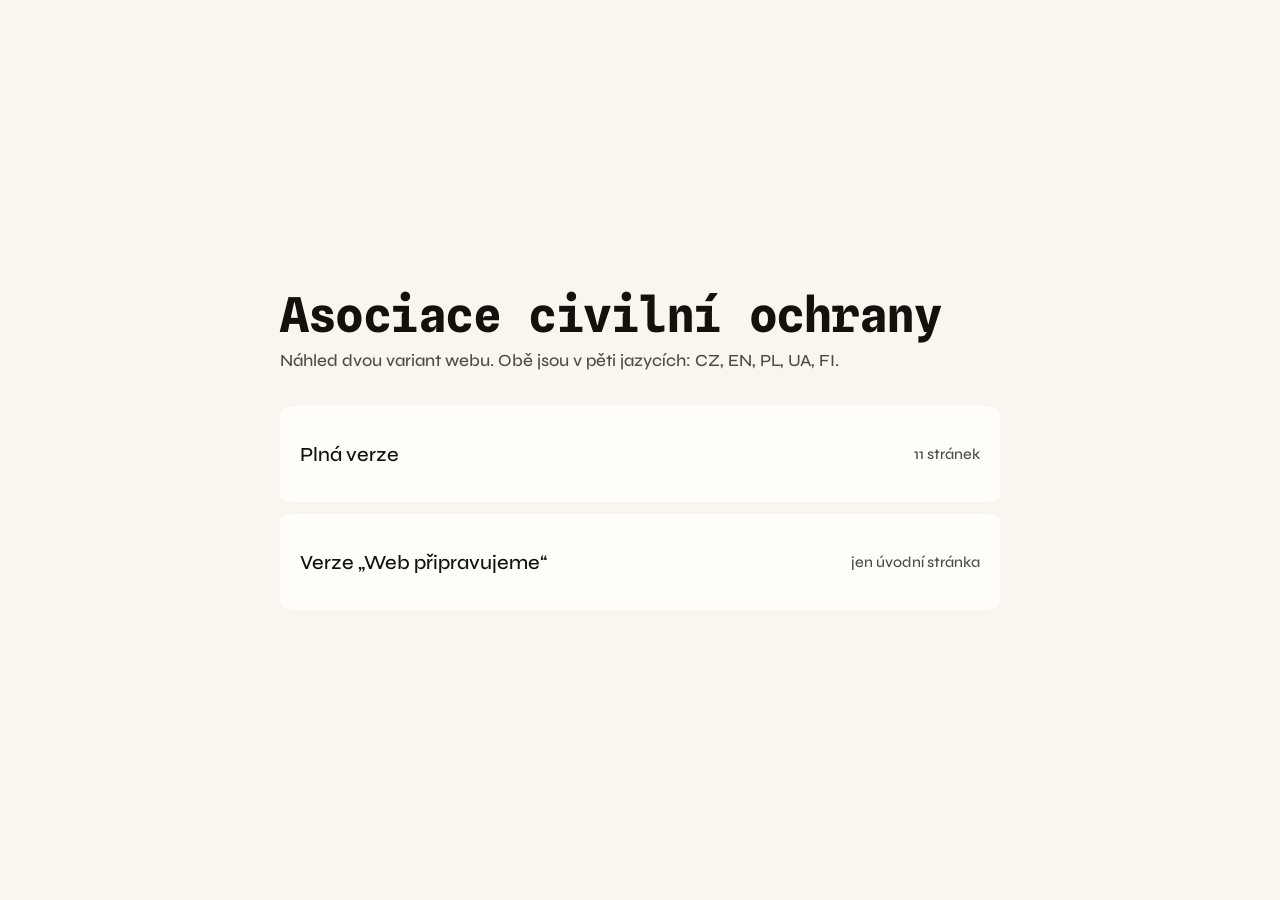
<file: index.html>
<!doctype html>
<html lang="cs">
<head>
<meta charset="utf-8">
<meta name="viewport" content="width=device-width, initial-scale=1">
<meta name="robots" content="noindex, nofollow">
<link rel="icon" href="favicon.ico" sizes="16x16 32x32 48x48">
<link rel="apple-touch-icon" href="apple-touch-icon.png">
<title>Asociace civilní ochrany · náhled webu</title>
<style>
  @font-face { font-family: "Spline Sans Mono"; src: url("web-plna-verze/assets/fonts/SplineSansMono-Variable.ttf") format("truetype"); font-weight: 300 700; }
  @font-face { font-family: "Syne"; src: url("web-plna-verze/assets/fonts/Syne-Variable.ttf") format("truetype"); font-weight: 400 800; }
  body { margin: 0; min-height: 100svh; display: grid; place-items: center; background: #FAF6EF; color: #14110D; font: 500 1.0625rem/1.55 "Syne", sans-serif; }
  main { width: min(100% - 2.5rem, 720px); padding-block: 3rem; }
  h1 { margin: 0 0 .5rem; font: 700 clamp(2rem, 1.3rem + 2.4vw, 3rem)/1.05 "Spline Sans Mono", monospace; letter-spacing: -0.03em; }
  p { margin: 0 0 2rem; color: #504D47; }
  ul { list-style: none; margin: 0; padding: 0; display: grid; gap: 12px; }
  a { display: flex; justify-content: space-between; align-items: center; gap: 16px; min-height: 64px; padding: 16px 20px; border-radius: 10px; background: #FFFDFA; color: inherit; text-decoration: none; font-size: 1.25rem; }
  a span { font-size: .9375rem; color: #504D47; }
  a:hover, a:focus-visible { outline: 2px solid #AC1C11; outline-offset: 2px; }
</style>
</head>
<body>
<main>
  <h1>Asociace civilní ochrany</h1>
  <p>Náhled dvou variant webu. Obě jsou v pěti jazycích: CZ, EN, PL, UA, FI.</p>
  <ul>
    <li><a href="web-plna-verze/">Plná verze <span>11 stránek</span></a></li>
    <li><a href="web-pripravujeme/">Verze „Web připravujeme“ <span>jen úvodní stránka</span></a></li>
  </ul>
</main>
</body>
</html>
</file>
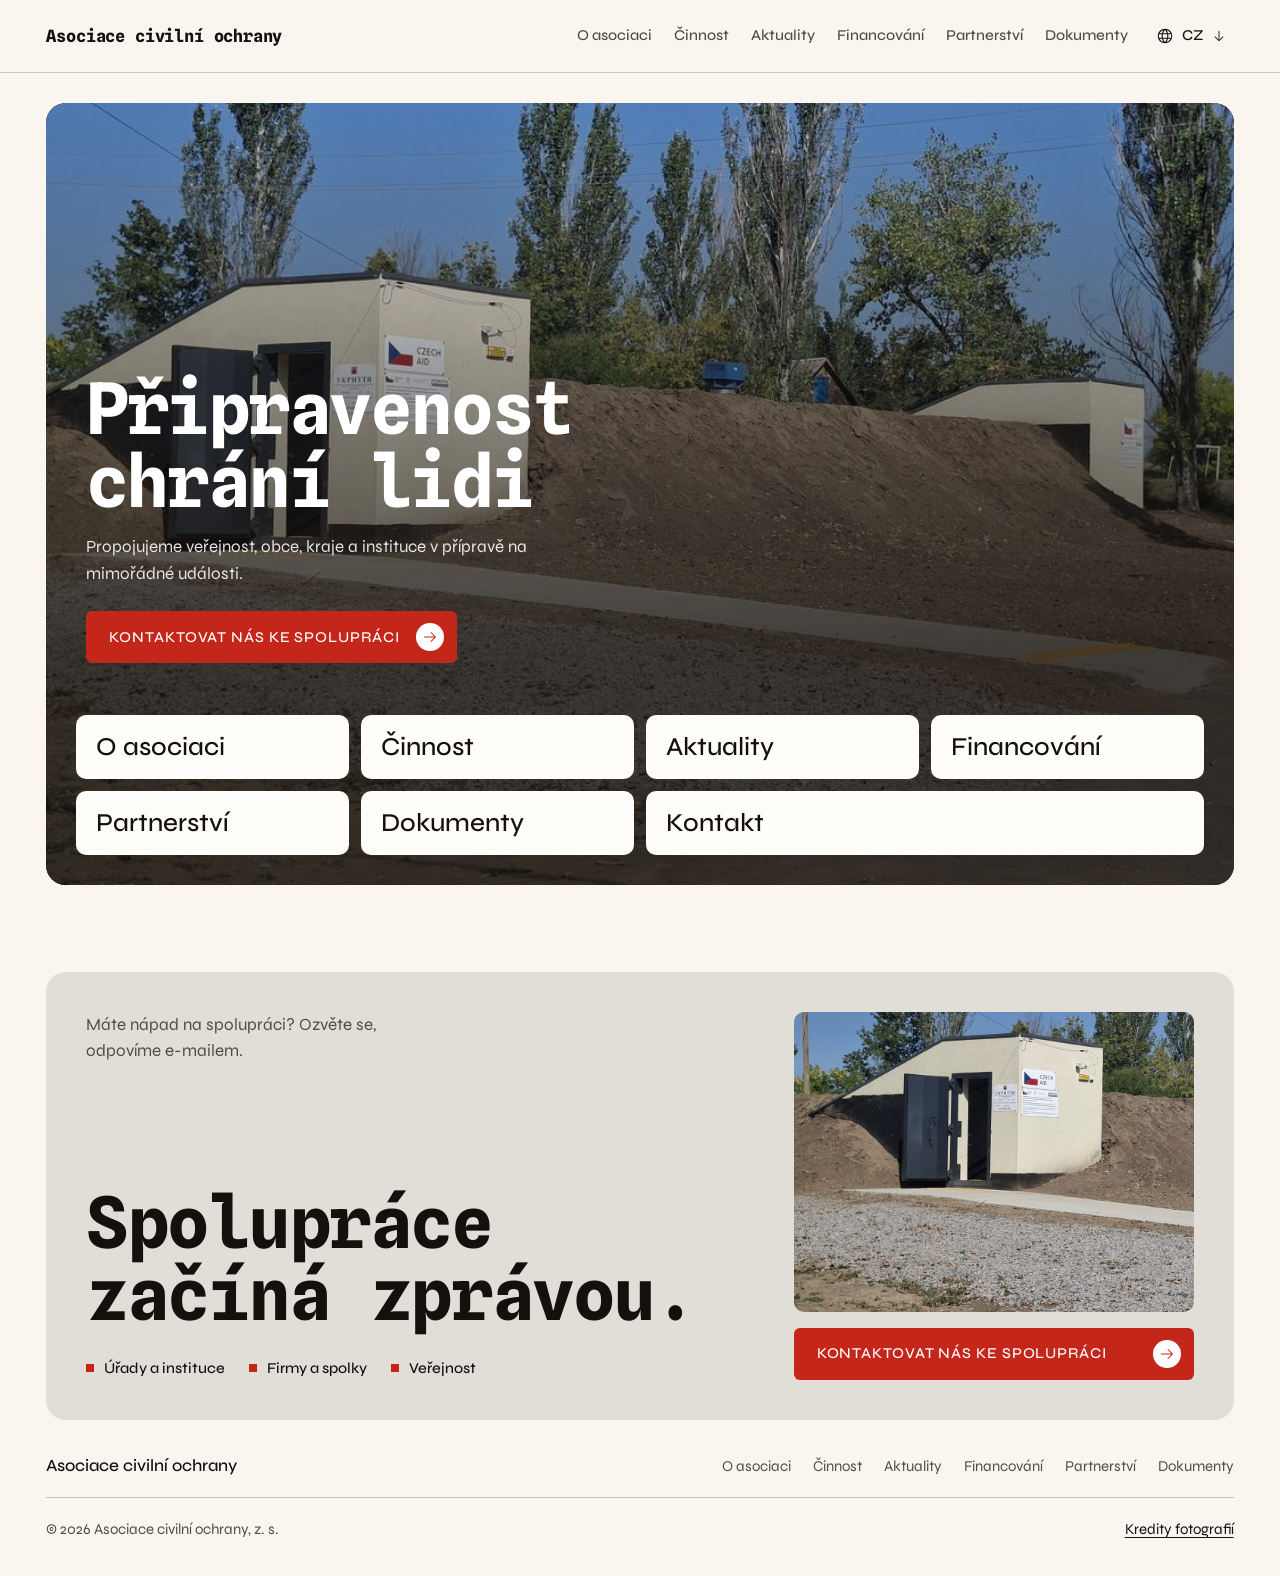
<file: web-plna-verze/index.html>
<!doctype html>
<html lang="cs">
<head>
  <meta charset="utf-8">
  <meta name="viewport" content="width=device-width, initial-scale=1">
  <title data-i18n="meta.title">Asociace civilní ochrany | Připravenost obyvatel a spolupráce s institucemi</title>
  <meta name="description" content="Asociace civilní ochrany vznikla v roce 2026. Propojuje veřejnost, obce, kraje a instituce v přípravě na mimořádné události." data-i18n-attr="content:meta.desc">
  <meta name="theme-color" content="#FAF6EF">
  <link rel="preload" href="assets/fonts/SplineSansMono-Variable.ttf" as="font" type="font/ttf" crossorigin>
  <link rel="preload" href="assets/fonts/Syne-Variable.ttf" as="font" type="font/ttf" crossorigin>
  <link rel="icon" href="favicon.ico" sizes="16x16 32x32 48x48">
  <link rel="icon" href="assets/icons/icon-192.png" type="image/png" sizes="192x192">
  <link rel="apple-touch-icon" href="apple-touch-icon.png">
  <link rel="stylesheet" href="css/styles.css">
  <script>if(!matchMedia('(prefers-reduced-motion: reduce)').matches){document.documentElement.classList.add('js-enter');setTimeout(function(){document.documentElement.classList.remove('js-enter')},2500)}</script>
  <script src="js/i18n.js" defer></script>
  <script src="js/main.js" defer></script>
</head>
<body>
<a class="skip" href="#obsah"><span data-i18n="ui.skip">Přeskočit na obsah</span></a>

<header class="nav">
  <div class="wrap nav__bar">
    <a class="brand" href="index.html"><span data-i18n="ui.brand">Asociace civilní ochrany</span></a>
    <nav class="nav__links" aria-label="Hlavní navigace" data-i18n-attr="aria-label:ui.mainnav">
      <a href="o-asociaci.html"><span data-i18n="nav.about">O asociaci</span></a>
      <a href="cinnost.html"><span data-i18n="nav.areas">Činnost</span></a>
      <a href="aktuality.html"><span data-i18n="nav.news">Aktuality</span></a>
      <a href="financovani.html"><span data-i18n="nav.funding">Financování</span></a>
      <a href="partnerstvi.html"><span data-i18n="nav.partners">Partnerství</span></a>
      <a href="dokumenty.html"><span data-i18n="nav.docs">Dokumenty</span></a>
    </nav>
    <div class="langdd lang--bar" data-langdd>
      <button class="langdd__btn" type="button" aria-haspopup="listbox" aria-expanded="false" aria-controls="langdd-bar" aria-label="Jazyk" data-i18n-attr="aria-label:ui.langgroup"><span class="ic ic--globe langdd__globe" aria-hidden="true"></span><span data-langdd-code>CZ</span><span class="ic ic--arrow-right langdd__caret" aria-hidden="true"></span></button>
      <ul class="langdd__list" id="langdd-bar" role="listbox" aria-label="Jazyk" data-i18n-attr="aria-label:ui.langgroup" hidden>
        <li class="langdd__opt" role="option" data-lang="cs" lang="cs" aria-selected="true" tabindex="-1">Čeština (CZ)</li>
        <li class="langdd__opt" role="option" data-lang="en" lang="en" aria-selected="false" tabindex="-1">English (EN)</li>
        <li class="langdd__opt" role="option" data-lang="pl" lang="pl" aria-selected="false" tabindex="-1">Polski (PL)</li>
        <li class="langdd__opt" role="option" data-lang="uk" lang="uk" aria-selected="false" tabindex="-1">Українська (UA)</li>
        <li class="langdd__opt" role="option" data-lang="fi" lang="fi" aria-selected="false" tabindex="-1">Suomi (FI)</li>
      </ul>
    </div>
    <a class="btn btn--primary nav__cta" href="kontakt.html" data-bar-cta><span data-i18n="nav.contact">Kontakt</span><span class="btn__arrow" aria-hidden="true"><span class="ic ic--arrow-right"></span></span></a>
    <button class="burger" type="button" aria-expanded="false" aria-controls="menu" data-burger aria-label="Otevřít menu" data-i18n-attr="aria-label:ui.menuOpen"><span></span><span></span></button>
  </div>
</header>

<div class="menu" id="menu" role="dialog" aria-modal="true" aria-label="Menu" data-i18n-attr="aria-label:ui.menu" data-menu>
  <div class="menu__top">
    <a class="brand" href="index.html" data-menu-link><span data-i18n="ui.brand">Asociace civilní ochrany</span></a>
    <button class="burger burger--close" type="button" data-menu-close aria-label="Zavřít menu" data-i18n-attr="aria-label:ui.menuClose"><span></span><span></span></button>
  </div>
  <ul class="menu__list">
    <li style="--i:0"><a href="o-asociaci.html" data-menu-link><span data-i18n="nav.about">O asociaci</span></a></li>
    <li style="--i:1"><a href="cinnost.html" data-menu-link><span data-i18n="nav.areas">Činnost</span></a></li>
    <li style="--i:2"><a href="aktuality.html" data-menu-link><span data-i18n="nav.news">Aktuality</span></a></li>
    <li style="--i:3"><a href="financovani.html" data-menu-link><span data-i18n="nav.funding">Financování</span></a></li>
    <li style="--i:4"><a href="partnerstvi.html" data-menu-link><span data-i18n="nav.partners">Partnerství</span></a></li>
    <li style="--i:5"><a href="dokumenty.html" data-menu-link><span data-i18n="nav.docs">Dokumenty</span></a></li>
    <li style="--i:6"><a href="kontakt.html" data-menu-link><span data-i18n="nav.contact">Kontakt</span></a></li>
  </ul>
  <div class="menu__foot">
    <div class="langdd langdd--up" data-langdd>
      <button class="langdd__btn" type="button" aria-haspopup="listbox" aria-expanded="false" aria-controls="langdd-menu" aria-label="Jazyk" data-i18n-attr="aria-label:ui.langgroup"><span class="ic ic--globe langdd__globe" aria-hidden="true"></span><span data-langdd-code>CZ</span><span class="ic ic--arrow-right langdd__caret" aria-hidden="true"></span></button>
      <ul class="langdd__list" id="langdd-menu" role="listbox" aria-label="Jazyk" data-i18n-attr="aria-label:ui.langgroup" hidden>
        <li class="langdd__opt" role="option" data-lang="cs" lang="cs" aria-selected="true" tabindex="-1">Čeština (CZ)</li>
        <li class="langdd__opt" role="option" data-lang="en" lang="en" aria-selected="false" tabindex="-1">English (EN)</li>
        <li class="langdd__opt" role="option" data-lang="pl" lang="pl" aria-selected="false" tabindex="-1">Polski (PL)</li>
        <li class="langdd__opt" role="option" data-lang="uk" lang="uk" aria-selected="false" tabindex="-1">Українська (UA)</li>
        <li class="langdd__opt" role="option" data-lang="fi" lang="fi" aria-selected="false" tabindex="-1">Suomi (FI)</li>
      </ul>
    </div>
    <a class="btn btn--primary btn--block" href="kontakt.html" data-menu-link><span data-i18n="cta.contactFull">Kontaktovat nás ke spolupráci</span><span class="btn__arrow" aria-hidden="true"><span class="ic ic--arrow-right"></span></span></a>
  </div>
</div>

<main id="obsah">
  <section class="hero" aria-labelledby="hero-title">
    <div class="wrap">
      <div class="hero__grid">
      
      <div class="hero__card">
        <div class="hero__media" data-hero="card"><picture><source media="(min-width: 1200px)" srcset="assets/img/hero-shelter-wide.jpg" width="2600" height="1462"><img src="assets/img/hero-shelter-w1280.jpg" srcset="assets/img/hero-shelter-w1280.jpg 1280w, assets/img/hero-shelter.jpg 2560w" sizes="100vw" width="2560" height="1440" fetchpriority="high" alt="Zemí krytý úkryt pro civilní obyvatelstvo s otevřenými ocelovými dveřmi a betonovým chodníkem" data-i18n-attr="alt:hero.alt"></picture></div>
        <div class="hero__copy">
          <h1 class="h1 hero__title" id="hero-title"><span class="ln" data-hero="rise" data-i18n="hero.t1">Připravenost</span><span class="ln" data-hero="rise" data-i18n="hero.t2">chrání lidi</span></h1>
          <p class="hero__lede" data-hero="rise" data-i18n="hero.lede">Propojujeme veřejnost, obce, kraje a instituce v přípravě na mimořádné události.</p>
          <a class="btn btn--primary hero__cta" data-hero="rise" href="kontakt.html#formular"><span data-i18n="cta.contactFull">Kontaktovat nás ke spolupráci</span><span class="btn__arrow" aria-hidden="true"><span class="ic ic--arrow-right"></span></span></a>
        </div>
      </div>
      </div>
      <nav class="signpost" aria-label="Rozcestník" data-i18n-attr="aria-label:sp.label">
          <ol class="signpost__list">
            <li data-hero="sp"><a class="sp" href="o-asociaci.html"><span class="sp__title" data-i18n="nav.about">O asociaci</span><span class="ic ic--arrow-right sp__arrow" aria-hidden="true"></span></a></li>
            <li data-hero="sp"><a class="sp" href="cinnost.html"><span class="sp__title" data-i18n="nav.areas">Činnost</span><span class="ic ic--arrow-right sp__arrow" aria-hidden="true"></span></a></li>
            <li data-hero="sp"><a class="sp" href="aktuality.html"><span class="sp__title" data-i18n="nav.news">Aktuality</span><span class="ic ic--arrow-right sp__arrow" aria-hidden="true"></span></a></li>
            <li data-hero="sp"><a class="sp" href="financovani.html"><span class="sp__title" data-i18n="nav.funding">Financování</span><span class="ic ic--arrow-right sp__arrow" aria-hidden="true"></span></a></li>
            <li data-hero="sp"><a class="sp" href="partnerstvi.html"><span class="sp__title" data-i18n="nav.partners">Partnerství</span><span class="ic ic--arrow-right sp__arrow" aria-hidden="true"></span></a></li>
            <li data-hero="sp"><a class="sp" href="dokumenty.html"><span class="sp__title" data-i18n="nav.docs">Dokumenty</span><span class="ic ic--arrow-right sp__arrow" aria-hidden="true"></span></a></li>
            <li data-hero="sp"><a class="sp" href="kontakt.html"><span class="sp__title" data-i18n="nav.contact">Kontakt</span><span class="ic ic--arrow-right sp__arrow" aria-hidden="true"></span></a></li>
          </ol>
      </nav>
    </div>
  </section>
</main>

<footer class="foot">
  <div class="wrap">
    <div class="fpanel" data-reveal="rise">
      <div class="fpanel__main">
        <p class="fpanel__note" data-i18n="foot.note">Máte nápad na spolupráci? Ozvěte se, odpovíme e-mailem.</p>
        <h2 class="h1 fpanel__title"><span class="ln" data-i18n="foot.t1">Spolupráce</span><span class="ln" data-i18n="foot.t2">začíná zprávou.</span></h2>
        <ul class="ftags" aria-label="Pro koho" data-i18n-attr="aria-label:foot.tagslabel">
          <li class="ftag"><span class="sq" aria-hidden="true"></span><span data-i18n="foot.tag1">Úřady a instituce</span></li>
          <li class="ftag"><span class="sq" aria-hidden="true"></span><span data-i18n="foot.tag2">Firmy a spolky</span></li>
          <li class="ftag"><span class="sq" aria-hidden="true"></span><span data-i18n="foot.tag3">Veřejnost</span></li>
        </ul>
      </div>
      <div class="fpanel__side">
        <div class="frame fpanel__photo"><img src="assets/img/contact-shelter-22x25.jpg" width="1056" height="1200" decoding="async" data-reveal="media" alt="Vstup do úkrytu pro civilní obyvatelstvo pod zemním valem" data-i18n-attr="alt:foot.alt"></div>
        <a class="btn btn--primary btn--block" href="kontakt.html"><span data-i18n="cta.contactFull">Kontaktovat nás ke spolupráci</span><span class="btn__arrow" aria-hidden="true"><span class="ic ic--arrow-right"></span></span></a>
      </div>
    </div>
    <div class="fbar" data-reveal="rise">
      <a class="brand brand--foot" href="index.html"><span data-i18n="ui.brand">Asociace civilní ochrany</span></a>
      <nav class="fbar__links" aria-label="Navigace v patičce" data-i18n-attr="aria-label:foot.navlabel">
        <a href="o-asociaci.html"><span data-i18n="nav.about">O asociaci</span></a>
        <a href="cinnost.html"><span data-i18n="nav.areas">Činnost</span></a>
        <a href="aktuality.html"><span data-i18n="nav.news">Aktuality</span></a>
        <a href="financovani.html"><span data-i18n="nav.funding">Financování</span></a>
        <a href="partnerstvi.html"><span data-i18n="nav.partners">Partnerství</span></a>
        <a href="dokumenty.html"><span data-i18n="nav.docs">Dokumenty</span></a>
      </nav>
      <div class="fbar__meta">
        <span>© 2026 <span data-i18n="ui.brand">Asociace civilní ochrany</span>, z. s.</span>
        <button class="fbtn" type="button" data-dialog-open="kredity"><span data-i18n="foot.credits">Kredity fotografií</span></button>
      </div>
    </div>
  </div>
</footer>
<dialog class="dialog" id="kredity" aria-labelledby="kredity-title">
  <div class="dialog__head">
    <h2 class="h3" id="kredity-title" data-i18n="foot.credits">Kredity fotografií</h2>
    <button class="iconbtn" type="button" data-dialog-close aria-label="Zavřít" data-i18n-attr="aria-label:ui.close"><span class="ic ic--x" aria-hidden="true"></span></button>
  </div>
  <ul>
    <li><span data-i18n="credit.own">Úkryt pro civilní obyvatelstvo (úvod, aktuality, kontakt): archiv asociace, ilustrační snímek</span></li>
    <li><span data-i18n="credit.about">Cvičení IZS:</span> VendySol, <a href="https://commons.wikimedia.org/wiki/File:Cvi%C4%8Den%C3%AD_IZS.jpg">Wikimedia Commons</a>, CC BY-SA 4.0</li>
    <li><span data-i18n="credit.a1">Ukázka hasičů:</span> Michal Maňas, <a href="https://commons.wikimedia.org/wiki/File:Hasici_1.jpg">Wikimedia Commons</a>, CC BY 4.0</li>
    <li><span data-i18n="credit.a2">Povodeň v Praze 2013:</span> Jiří Sedláček, <a href="https://commons.wikimedia.org/wiki/File:Flood_in_Prague_2013,_sand_bags_at_Zenklova_street.JPG">Wikimedia Commons</a>, CC BY-SA 3.0</li>
    <li><span data-i18n="credit.a3">Elektronická siréna:</span> Czech Siren Tech, <a href="https://commons.wikimedia.org/wiki/File:Elektronick%C3%A1_sir%C3%A9na_1500W_Slavon%C3%ADn.jpg">Wikimedia Commons</a>, CC BY-SA 4.0</li>
    <li><span data-i18n="credit.a4">Nácvik s AED:</span> 1GNC Münster, <a href="https://commons.wikimedia.org/wiki/File:Green_Days_Medical_Training_Handorf_2013_(19263117066).jpg">Wikimedia Commons</a>, CC BY 2.0</li>
    <li><span data-i18n="credit.docs">Archivní regály:</span> Roman Deckert, <a href="https://commons.wikimedia.org/wiki/File:CICR-ICRC-WWII-files-Satigny-archive_RomanDeckert09062020.jpg">Wikimedia Commons</a>, CC BY-SA 4.0</li>
    <li><span data-i18n="credit.tools">Ikony: Phosphor Icons, MIT. Písma: Spline Sans Mono a Syne, pro azbuku JetBrains Mono a Montserrat, SIL Open Font License 1.1.</span></li> <!-- taste-skill-ignore: typeface name in photo credits -->
  </ul>
</dialog>
</body>
</html>
</file>
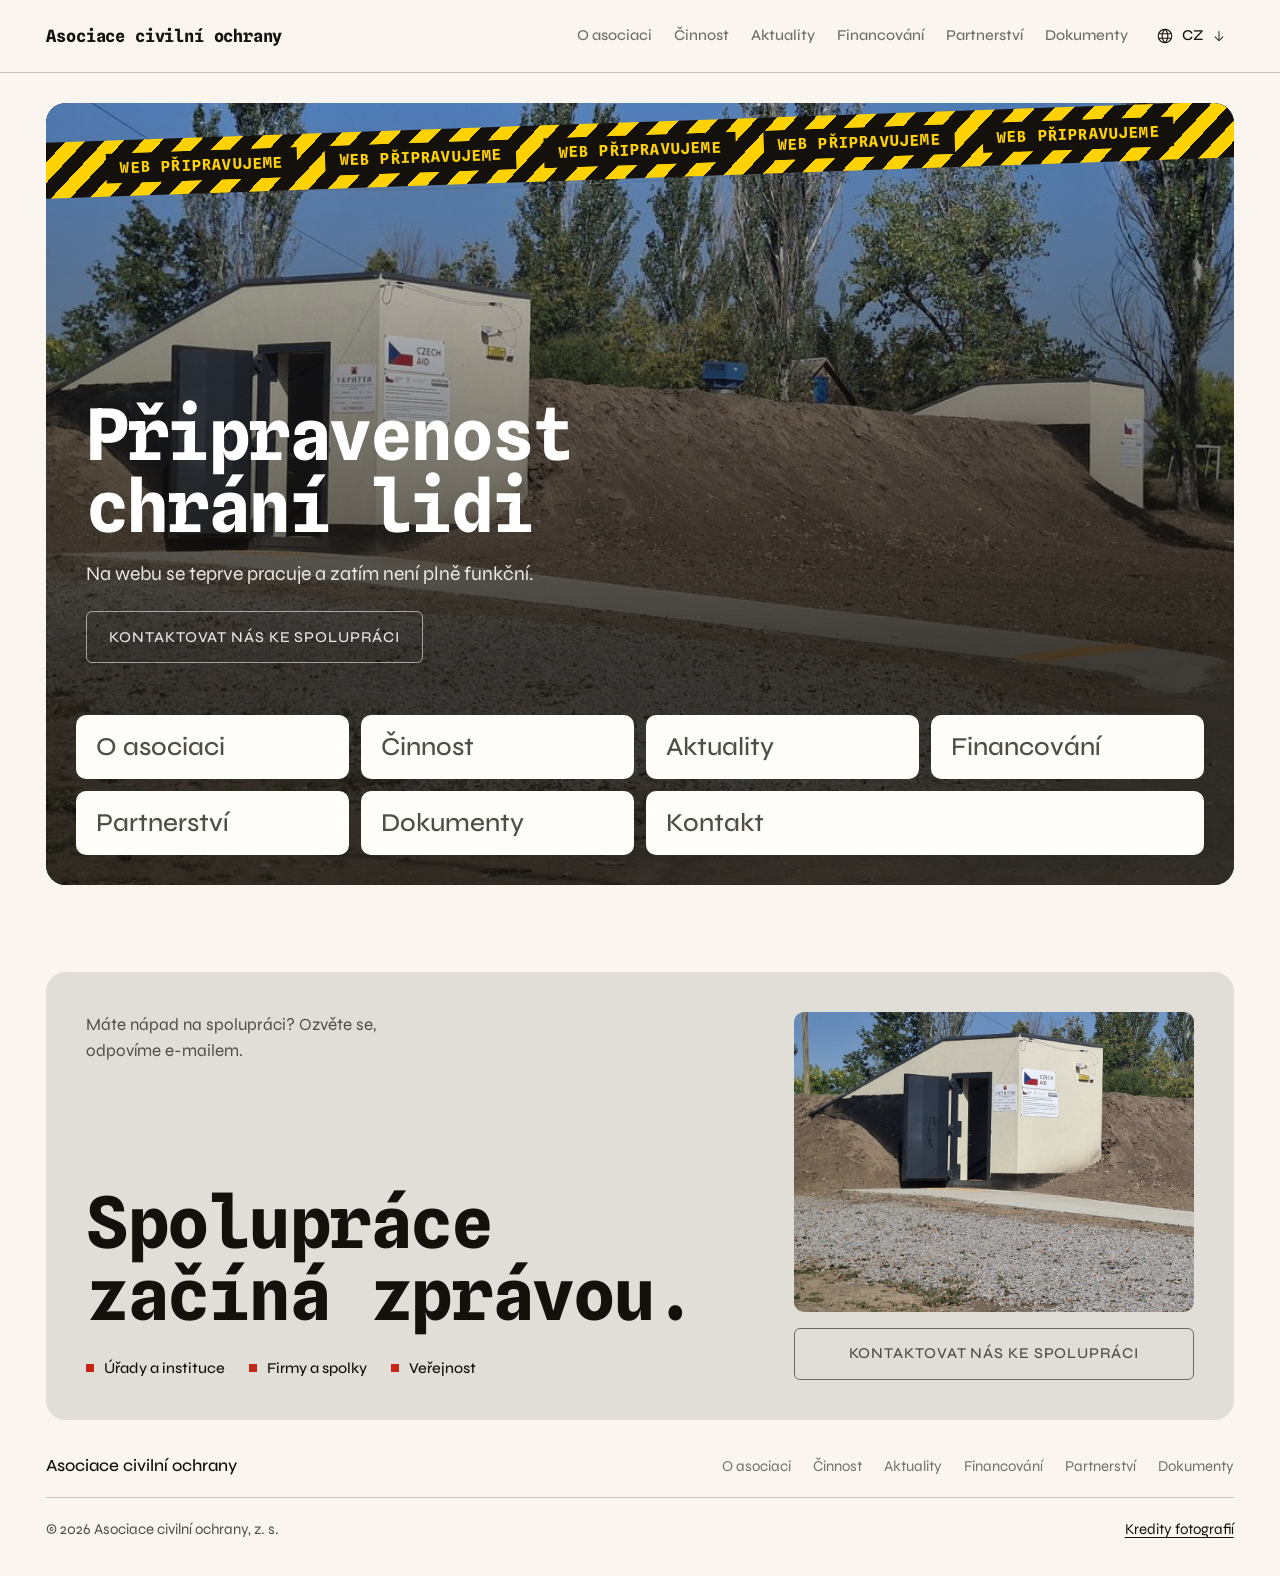
<file: web-pripravujeme/index.html>
<!doctype html>
<html lang="cs">
<head>
  <meta charset="utf-8">
  <meta name="viewport" content="width=device-width, initial-scale=1">
  <title data-i18n="meta.title">Asociace civilní ochrany | Připravenost obyvatel a spolupráce s institucemi</title>
  <meta name="description" content="Asociace civilní ochrany vznikla v roce 2026. Propojuje veřejnost, obce, kraje a instituce v přípravě na mimořádné události." data-i18n-attr="content:meta.desc">
  <meta name="theme-color" content="#FAF6EF">
  <link rel="preload" href="assets/fonts/SplineSansMono-Variable.ttf" as="font" type="font/ttf" crossorigin>
  <link rel="preload" href="assets/fonts/Syne-Variable.ttf" as="font" type="font/ttf" crossorigin>
  <link rel="icon" href="favicon.ico" sizes="16x16 32x32 48x48">
  <link rel="icon" href="assets/icons/icon-192.png" type="image/png" sizes="192x192">
  <link rel="apple-touch-icon" href="apple-touch-icon.png">
  <link rel="stylesheet" href="css/styles.css">
  <script>if(!matchMedia('(prefers-reduced-motion: reduce)').matches){document.documentElement.classList.add('js-enter');setTimeout(function(){document.documentElement.classList.remove('js-enter')},2500)}</script>
  <script src="js/i18n.js" defer></script>
  <script src="js/main.js" defer></script>
</head>
<body>
<a class="skip" href="#obsah"><span data-i18n="ui.skip">Přeskočit na obsah</span></a>

<header class="nav">
  <div class="wrap nav__bar">
    <span class="brand"><span data-i18n="ui.brand">Asociace civilní ochrany</span></span>
    <nav class="nav__links" aria-label="Hlavní navigace" data-i18n-attr="aria-label:ui.mainnav">
      <a  aria-disabled="true" tabindex="-1"><span data-i18n="nav.about">O asociaci</span></a>
      <a  aria-disabled="true" tabindex="-1"><span data-i18n="nav.areas">Činnost</span></a>
      <a  aria-disabled="true" tabindex="-1"><span data-i18n="nav.news">Aktuality</span></a>
      <a  aria-disabled="true" tabindex="-1"><span data-i18n="nav.funding">Financování</span></a>
      <a  aria-disabled="true" tabindex="-1"><span data-i18n="nav.partners">Partnerství</span></a>
      <a  aria-disabled="true" tabindex="-1"><span data-i18n="nav.docs">Dokumenty</span></a>
    </nav>
    <div class="langdd lang--bar" data-langdd>
      <button class="langdd__btn" type="button" aria-haspopup="listbox" aria-expanded="false" aria-controls="langdd-bar" aria-label="Jazyk" data-i18n-attr="aria-label:ui.langgroup"><span class="ic ic--globe langdd__globe" aria-hidden="true"></span><span data-langdd-code>CZ</span><span class="ic ic--arrow-right langdd__caret" aria-hidden="true"></span></button>
      <ul class="langdd__list" id="langdd-bar" role="listbox" aria-label="Jazyk" data-i18n-attr="aria-label:ui.langgroup" hidden>
        <li class="langdd__opt" role="option" data-lang="cs" lang="cs" aria-selected="true" tabindex="-1">Čeština (CZ)</li>
        <li class="langdd__opt" role="option" data-lang="en" lang="en" aria-selected="false" tabindex="-1">English (EN)</li>
        <li class="langdd__opt" role="option" data-lang="pl" lang="pl" aria-selected="false" tabindex="-1">Polski (PL)</li>
        <li class="langdd__opt" role="option" data-lang="uk" lang="uk" aria-selected="false" tabindex="-1">Українська (UA)</li>
        <li class="langdd__opt" role="option" data-lang="fi" lang="fi" aria-selected="false" tabindex="-1">Suomi (FI)</li>
      </ul>
    </div>
    <a class="btn btn--off nav__cta" aria-disabled="true" tabindex="-1"><span data-i18n="nav.contact">Kontakt</span></a>
    <button class="burger" type="button" aria-expanded="false" aria-controls="menu" data-burger aria-label="Otevřít menu" data-i18n-attr="aria-label:ui.menuOpen"><span></span><span></span></button>
  </div>
</header>

<div class="menu" id="menu" role="dialog" aria-modal="true" aria-label="Menu" data-i18n-attr="aria-label:ui.menu" data-menu>
  <div class="menu__top">
    <span class="brand"><span data-i18n="ui.brand">Asociace civilní ochrany</span></span>
    <button class="burger burger--close" type="button" data-menu-close aria-label="Zavřít menu" data-i18n-attr="aria-label:ui.menuClose"><span></span><span></span></button>
  </div>
  <ul class="menu__list">
    <li style="--i:0"><a data-menu-link aria-disabled="true" tabindex="-1"><span data-i18n="nav.about">O asociaci</span></a></li>
    <li style="--i:1"><a data-menu-link aria-disabled="true" tabindex="-1"><span data-i18n="nav.areas">Činnost</span></a></li>
    <li style="--i:2"><a data-menu-link aria-disabled="true" tabindex="-1"><span data-i18n="nav.news">Aktuality</span></a></li>
    <li style="--i:3"><a data-menu-link aria-disabled="true" tabindex="-1"><span data-i18n="nav.funding">Financování</span></a></li>
    <li style="--i:4"><a data-menu-link aria-disabled="true" tabindex="-1"><span data-i18n="nav.partners">Partnerství</span></a></li>
    <li style="--i:5"><a data-menu-link aria-disabled="true" tabindex="-1"><span data-i18n="nav.docs">Dokumenty</span></a></li>
    <li style="--i:6"><a data-menu-link aria-disabled="true" tabindex="-1"><span data-i18n="nav.contact">Kontakt</span></a></li>
  </ul>
  <div class="menu__foot">
    <div class="langdd langdd--up" data-langdd>
      <button class="langdd__btn" type="button" aria-haspopup="listbox" aria-expanded="false" aria-controls="langdd-menu" aria-label="Jazyk" data-i18n-attr="aria-label:ui.langgroup"><span class="ic ic--globe langdd__globe" aria-hidden="true"></span><span data-langdd-code>CZ</span><span class="ic ic--arrow-right langdd__caret" aria-hidden="true"></span></button>
      <ul class="langdd__list" id="langdd-menu" role="listbox" aria-label="Jazyk" data-i18n-attr="aria-label:ui.langgroup" hidden>
        <li class="langdd__opt" role="option" data-lang="cs" lang="cs" aria-selected="true" tabindex="-1">Čeština (CZ)</li>
        <li class="langdd__opt" role="option" data-lang="en" lang="en" aria-selected="false" tabindex="-1">English (EN)</li>
        <li class="langdd__opt" role="option" data-lang="pl" lang="pl" aria-selected="false" tabindex="-1">Polski (PL)</li>
        <li class="langdd__opt" role="option" data-lang="uk" lang="uk" aria-selected="false" tabindex="-1">Українська (UA)</li>
        <li class="langdd__opt" role="option" data-lang="fi" lang="fi" aria-selected="false" tabindex="-1">Suomi (FI)</li>
      </ul>
    </div>
    <a class="btn btn--off btn--block" data-menu-link aria-disabled="true" tabindex="-1"><span data-i18n="cta.contactFull">Kontaktovat nás ke spolupráci</span></a>
  </div>
</div>

<main id="obsah">
  <section class="hero" aria-labelledby="hero-title">
    <div class="wrap">
      <div class="hero__grid">
      
      <div class="hero__card">
        <div class="hero__media" data-hero="card"><picture><source media="(min-width: 1200px)" srcset="assets/img/hero-shelter-wide.jpg" width="2600" height="1462"><img src="assets/img/hero-shelter-w1280.jpg" srcset="assets/img/hero-shelter-w1280.jpg 1280w, assets/img/hero-shelter.jpg 2560w" sizes="100vw" width="2560" height="1440" fetchpriority="high" alt="Zemí krytý úkryt pro civilní obyvatelstvo s otevřenými ocelovými dveřmi a betonovým chodníkem" data-i18n-attr="alt:hero.alt"></picture></div>
        <div class="hero__tapebox">
          <div class="tape" data-hero="tape" data-hero-delay="120">
            <p class="tape__run"><span class="tape__chip" data-i18n="hero.wipbadge">Web připravujeme</span> <span class="tape__chip" aria-hidden="true" data-i18n="hero.wipbadge">Web připravujeme</span> <span class="tape__chip" aria-hidden="true" data-i18n="hero.wipbadge">Web připravujeme</span> <span class="tape__chip" aria-hidden="true" data-i18n="hero.wipbadge">Web připravujeme</span> <span class="tape__chip" aria-hidden="true" data-i18n="hero.wipbadge">Web připravujeme</span></p>
          </div>
        </div>
        <div class="hero__copy">
          <div class="hero__head">
          <h1 class="h1 hero__title" id="hero-title"><span class="ln" data-hero="rise" data-i18n="hero.t1">Připravenost</span><span class="ln" data-hero="rise" data-i18n="hero.t2">chrání lidi</span></h1>
          </div>
          <p class="hero__lede" data-hero="rise" data-i18n="hero.wip">Na webu se teprve pracuje a zatím není plně funkční.</p>
          <a class="btn btn--off hero__cta" data-hero="rise" aria-disabled="true" tabindex="-1"><span data-i18n="cta.contactFull">Kontaktovat nás ke spolupráci</span></a>
        </div>
      </div>
      </div>
      <nav class="signpost" aria-label="Rozcestník" data-i18n-attr="aria-label:sp.label">
          <ol class="signpost__list">
            <li data-hero="sp"><a class="sp" aria-disabled="true" tabindex="-1"><span class="sp__title" data-i18n="nav.about">O asociaci</span></a></li>
            <li data-hero="sp"><a class="sp" aria-disabled="true" tabindex="-1"><span class="sp__title" data-i18n="nav.areas">Činnost</span></a></li>
            <li data-hero="sp"><a class="sp" aria-disabled="true" tabindex="-1"><span class="sp__title" data-i18n="nav.news">Aktuality</span></a></li>
            <li data-hero="sp"><a class="sp" aria-disabled="true" tabindex="-1"><span class="sp__title" data-i18n="nav.funding">Financování</span></a></li>
            <li data-hero="sp"><a class="sp" aria-disabled="true" tabindex="-1"><span class="sp__title" data-i18n="nav.partners">Partnerství</span></a></li>
            <li data-hero="sp"><a class="sp" aria-disabled="true" tabindex="-1"><span class="sp__title" data-i18n="nav.docs">Dokumenty</span></a></li>
            <li data-hero="sp"><a class="sp" aria-disabled="true" tabindex="-1"><span class="sp__title" data-i18n="nav.contact">Kontakt</span></a></li>
          </ol>
      </nav>
    </div>
  </section>
</main>

<footer class="foot">
  <div class="wrap">
    <div class="fpanel" data-reveal="rise">
      <div class="fpanel__main">
        <p class="fpanel__note" data-i18n="foot.note">Máte nápad na spolupráci? Ozvěte se, odpovíme e-mailem.</p>
        <h2 class="h1 fpanel__title"><span class="ln" data-i18n="foot.t1">Spolupráce</span><span class="ln" data-i18n="foot.t2">začíná zprávou.</span></h2>
        <ul class="ftags" aria-label="Pro koho" data-i18n-attr="aria-label:foot.tagslabel">
          <li class="ftag"><span class="sq" aria-hidden="true"></span><span data-i18n="foot.tag1">Úřady a instituce</span></li>
          <li class="ftag"><span class="sq" aria-hidden="true"></span><span data-i18n="foot.tag2">Firmy a spolky</span></li>
          <li class="ftag"><span class="sq" aria-hidden="true"></span><span data-i18n="foot.tag3">Veřejnost</span></li>
        </ul>
      </div>
      <div class="fpanel__side">
        <div class="frame fpanel__photo"><img src="assets/img/contact-shelter-22x25.jpg" width="1056" height="1200" decoding="async" data-reveal="media" alt="Vstup do úkrytu pro civilní obyvatelstvo pod zemním valem" data-i18n-attr="alt:foot.alt"></div>
        <a class="btn btn--off btn--block" aria-disabled="true" tabindex="-1"><span data-i18n="cta.contactFull">Kontaktovat nás ke spolupráci</span></a>
      </div>
    </div>
    <div class="fbar" data-reveal="rise">
      <span class="brand brand--foot"><span data-i18n="ui.brand">Asociace civilní ochrany</span></span>
      <nav class="fbar__links" aria-label="Navigace v patičce" data-i18n-attr="aria-label:foot.navlabel">
        <a  aria-disabled="true" tabindex="-1"><span data-i18n="nav.about">O asociaci</span></a>
        <a  aria-disabled="true" tabindex="-1"><span data-i18n="nav.areas">Činnost</span></a>
        <a  aria-disabled="true" tabindex="-1"><span data-i18n="nav.news">Aktuality</span></a>
        <a  aria-disabled="true" tabindex="-1"><span data-i18n="nav.funding">Financování</span></a>
        <a  aria-disabled="true" tabindex="-1"><span data-i18n="nav.partners">Partnerství</span></a>
        <a  aria-disabled="true" tabindex="-1"><span data-i18n="nav.docs">Dokumenty</span></a>
      </nav>
      <div class="fbar__meta">
        <span>© 2026 <span data-i18n="ui.brand">Asociace civilní ochrany</span>, z. s.</span>
        <button class="fbtn" type="button" data-dialog-open="kredity"><span data-i18n="foot.credits">Kredity fotografií</span></button>
      </div>
    </div>
  </div>
</footer>
<dialog class="dialog" id="kredity" aria-labelledby="kredity-title">
  <div class="dialog__head">
    <h2 class="h3" id="kredity-title" data-i18n="foot.credits">Kredity fotografií</h2>
    <button class="iconbtn" type="button" data-dialog-close aria-label="Zavřít" data-i18n-attr="aria-label:ui.close"><span class="ic ic--x" aria-hidden="true"></span></button>
  </div>
  <ul>
    <li><span data-i18n="credit.own">Úkryt pro civilní obyvatelstvo: archiv asociace, ilustrační snímek</span></li>
    <li><span data-i18n="credit.tools">Ikony: Phosphor Icons, MIT. Písma: Spline Sans Mono a Syne, pro azbuku JetBrains Mono a Montserrat, SIL Open Font License 1.1.</span></li> <!-- taste-skill-ignore: typeface name in photo credits -->
  </ul>
</dialog>
</body>
</html>
</file>
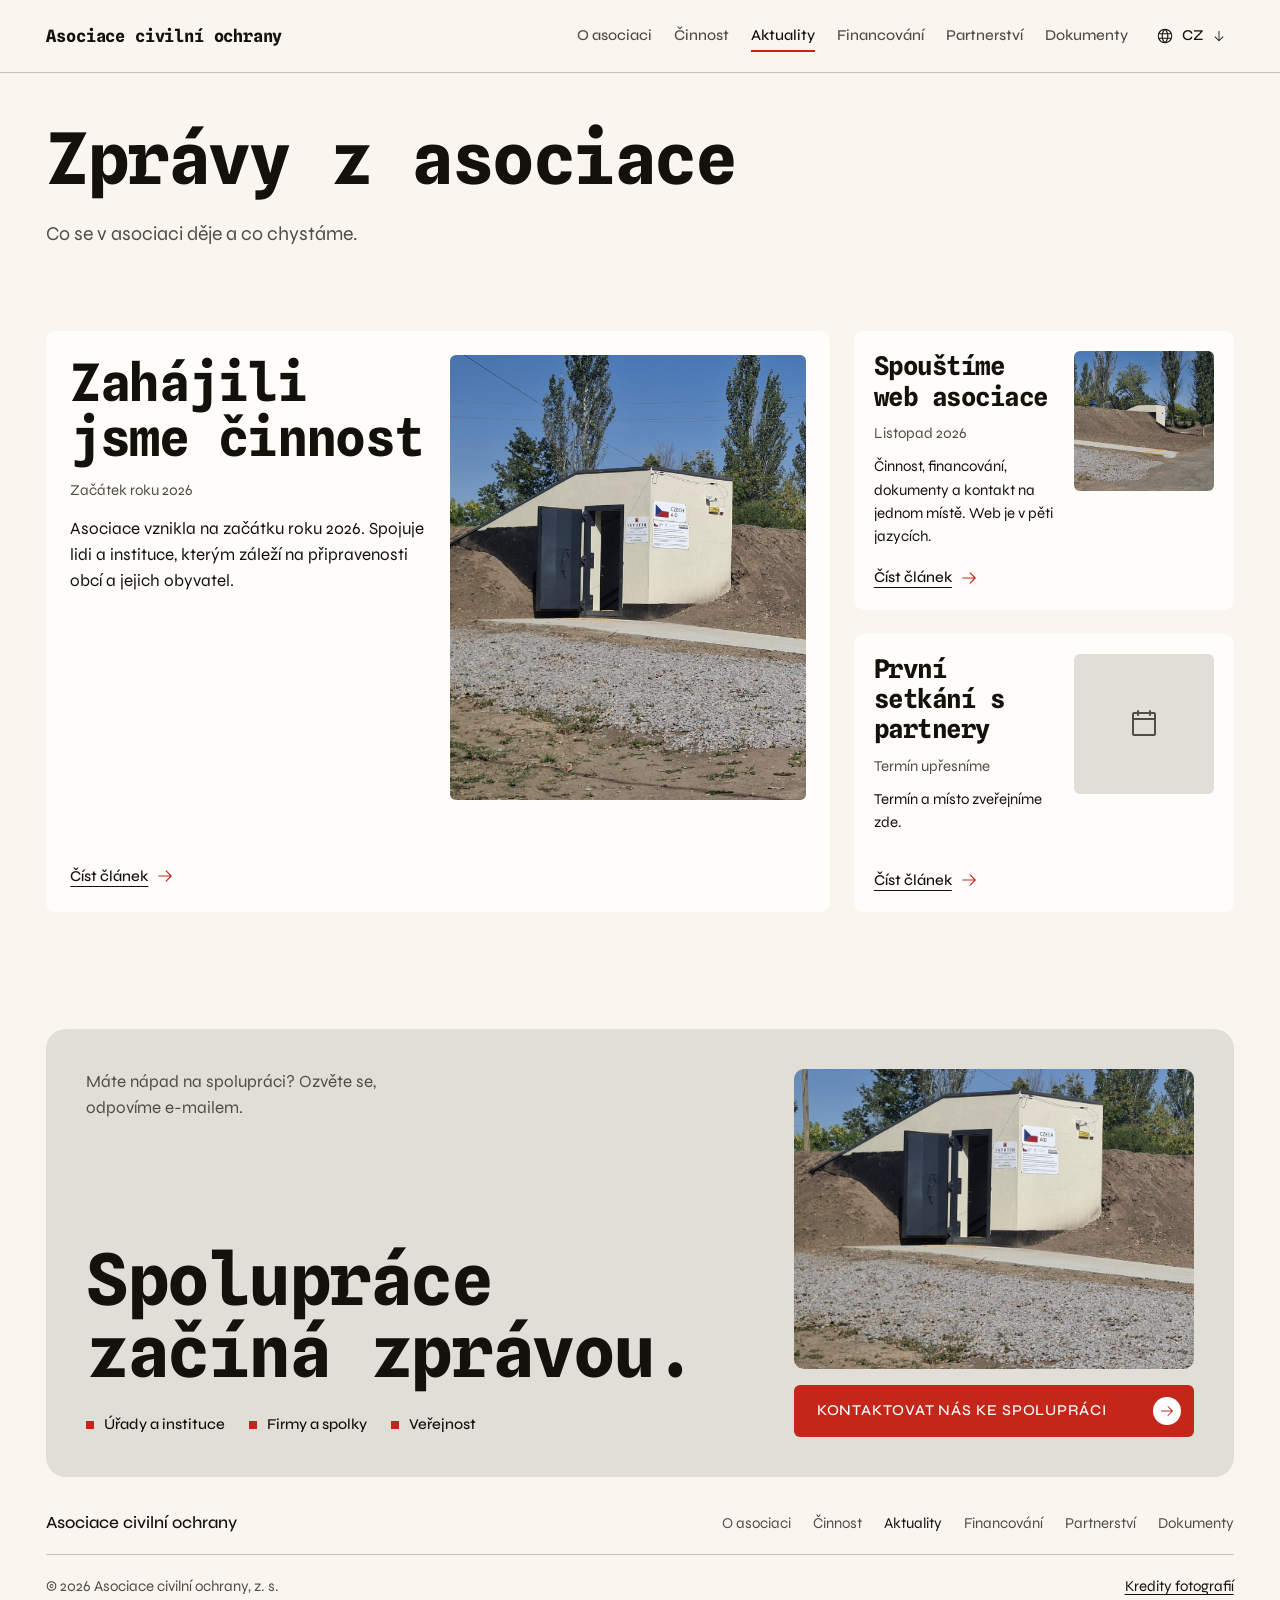
<file: web-plna-verze/aktuality.html>
<!doctype html>
<html lang="cs">
<head>
  <meta charset="utf-8">
  <meta name="viewport" content="width=device-width, initial-scale=1">
  <title data-i18n="nmeta.title">Aktuality | Asociace civilní ochrany</title>
  <meta name="description" content="Zprávy z Asociace civilní ochrany: zahájení činnosti a spuštění webu." data-i18n-attr="content:nmeta.desc">
  <meta name="theme-color" content="#FAF6EF">
  <link rel="preload" href="assets/fonts/SplineSansMono-Variable.ttf" as="font" type="font/ttf" crossorigin>
  <link rel="preload" href="assets/fonts/Syne-Variable.ttf" as="font" type="font/ttf" crossorigin>
  <link rel="icon" href="favicon.ico" sizes="16x16 32x32 48x48">
  <link rel="icon" href="assets/icons/icon-192.png" type="image/png" sizes="192x192">
  <link rel="apple-touch-icon" href="apple-touch-icon.png">
  <link rel="stylesheet" href="css/styles.css">
  <script>if(!matchMedia('(prefers-reduced-motion: reduce)').matches){document.documentElement.classList.add('js-enter');setTimeout(function(){document.documentElement.classList.remove('js-enter')},2500)}</script>
  <script src="js/i18n.js" defer></script>
  <script src="js/main.js" defer></script>
</head>
<body>
<a class="skip" href="#obsah"><span data-i18n="ui.skip">Přeskočit na obsah</span></a>

<header class="nav">
  <div class="wrap nav__bar">
    <a class="brand" href="index.html"><span data-i18n="ui.brand">Asociace civilní ochrany</span></a>
    <nav class="nav__links" aria-label="Hlavní navigace" data-i18n-attr="aria-label:ui.mainnav">
      <a href="o-asociaci.html"><span data-i18n="nav.about">O asociaci</span></a>
      <a href="cinnost.html"><span data-i18n="nav.areas">Činnost</span></a>
      <a href="aktuality.html" aria-current="page"><span data-i18n="nav.news">Aktuality</span></a>
      <a href="financovani.html"><span data-i18n="nav.funding">Financování</span></a>
      <a href="partnerstvi.html"><span data-i18n="nav.partners">Partnerství</span></a>
      <a href="dokumenty.html"><span data-i18n="nav.docs">Dokumenty</span></a>
    </nav>
    <div class="langdd lang--bar" data-langdd>
      <button class="langdd__btn" type="button" aria-haspopup="listbox" aria-expanded="false" aria-controls="langdd-bar" aria-label="Jazyk" data-i18n-attr="aria-label:ui.langgroup"><span class="ic ic--globe langdd__globe" aria-hidden="true"></span><span data-langdd-code>CZ</span><span class="ic ic--arrow-right langdd__caret" aria-hidden="true"></span></button>
      <ul class="langdd__list" id="langdd-bar" role="listbox" aria-label="Jazyk" data-i18n-attr="aria-label:ui.langgroup" hidden>
        <li class="langdd__opt" role="option" data-lang="cs" lang="cs" aria-selected="true" tabindex="-1">Čeština (CZ)</li>
        <li class="langdd__opt" role="option" data-lang="en" lang="en" aria-selected="false" tabindex="-1">English (EN)</li>
        <li class="langdd__opt" role="option" data-lang="pl" lang="pl" aria-selected="false" tabindex="-1">Polski (PL)</li>
        <li class="langdd__opt" role="option" data-lang="uk" lang="uk" aria-selected="false" tabindex="-1">Українська (UA)</li>
        <li class="langdd__opt" role="option" data-lang="fi" lang="fi" aria-selected="false" tabindex="-1">Suomi (FI)</li>
      </ul>
    </div>
    <a class="btn btn--primary nav__cta" href="kontakt.html" data-bar-cta><span data-i18n="nav.contact">Kontakt</span><span class="btn__arrow" aria-hidden="true"><span class="ic ic--arrow-right"></span></span></a>
    <button class="burger" type="button" aria-expanded="false" aria-controls="menu" data-burger aria-label="Otevřít menu" data-i18n-attr="aria-label:ui.menuOpen"><span></span><span></span></button>
  </div>
</header>

<div class="menu" id="menu" role="dialog" aria-modal="true" aria-label="Menu" data-i18n-attr="aria-label:ui.menu" data-menu>
  <div class="menu__top">
    <a class="brand" href="index.html" data-menu-link><span data-i18n="ui.brand">Asociace civilní ochrany</span></a>
    <button class="burger burger--close" type="button" data-menu-close aria-label="Zavřít menu" data-i18n-attr="aria-label:ui.menuClose"><span></span><span></span></button>
  </div>
  <ul class="menu__list">
    <li style="--i:0"><a href="o-asociaci.html" data-menu-link><span data-i18n="nav.about">O asociaci</span></a></li>
    <li style="--i:1"><a href="cinnost.html" data-menu-link><span data-i18n="nav.areas">Činnost</span></a></li>
    <li style="--i:2"><a href="aktuality.html" aria-current="page" data-menu-link><span data-i18n="nav.news">Aktuality</span></a></li>
    <li style="--i:3"><a href="financovani.html" data-menu-link><span data-i18n="nav.funding">Financování</span></a></li>
    <li style="--i:4"><a href="partnerstvi.html" data-menu-link><span data-i18n="nav.partners">Partnerství</span></a></li>
    <li style="--i:5"><a href="dokumenty.html" data-menu-link><span data-i18n="nav.docs">Dokumenty</span></a></li>
    <li style="--i:6"><a href="kontakt.html" data-menu-link><span data-i18n="nav.contact">Kontakt</span></a></li>
  </ul>
  <div class="menu__foot">
    <div class="langdd langdd--up" data-langdd>
      <button class="langdd__btn" type="button" aria-haspopup="listbox" aria-expanded="false" aria-controls="langdd-menu" aria-label="Jazyk" data-i18n-attr="aria-label:ui.langgroup"><span class="ic ic--globe langdd__globe" aria-hidden="true"></span><span data-langdd-code>CZ</span><span class="ic ic--arrow-right langdd__caret" aria-hidden="true"></span></button>
      <ul class="langdd__list" id="langdd-menu" role="listbox" aria-label="Jazyk" data-i18n-attr="aria-label:ui.langgroup" hidden>
        <li class="langdd__opt" role="option" data-lang="cs" lang="cs" aria-selected="true" tabindex="-1">Čeština (CZ)</li>
        <li class="langdd__opt" role="option" data-lang="en" lang="en" aria-selected="false" tabindex="-1">English (EN)</li>
        <li class="langdd__opt" role="option" data-lang="pl" lang="pl" aria-selected="false" tabindex="-1">Polski (PL)</li>
        <li class="langdd__opt" role="option" data-lang="uk" lang="uk" aria-selected="false" tabindex="-1">Українська (UA)</li>
        <li class="langdd__opt" role="option" data-lang="fi" lang="fi" aria-selected="false" tabindex="-1">Suomi (FI)</li>
      </ul>
    </div>
    <a class="btn btn--primary btn--block" href="kontakt.html" data-menu-link><span data-i18n="cta.contactFull">Kontaktovat nás ke spolupráci</span><span class="btn__arrow" aria-hidden="true"><span class="ic ic--arrow-right"></span></span></a>
  </div>
</div>

<main id="obsah">
  <div class="wrap">
    <header class="ph ph--hero ph--tight">
      <div class="ph__row">
        <h1 class="h1" data-hero="rise"><span data-i18n="news.t">Zprávy z asociace</span></h1>
      </div>
      <div class="ph__body">
        <p class="ph__lede" data-hero="rise" data-i18n="news.lede">Co se v asociaci děje a co chystáme.</p>
      </div>
    </header>
    <div class="news">
      <article class="card news__lead" data-reveal="rise" aria-labelledby="news-lead-t">
        <div class="news__lead-text" data-hero="rise">
          <h2 class="h2" id="news-lead-t"><a class="news__link" href="clanek-zahajili-jsme-cinnost.html" data-i18n="news.leadt">Zahájili jsme činnost</a></h2>
          <p class="meta" data-i18n="news.leaddate">Začátek roku 2026</p>
          <p data-i18n="news.leadp">Asociace vznikla na začátku roku 2026. Spojuje lidi a instituce, kterým záleží na připravenosti obcí a jejich obyvatel.</p>
          <span class="news__more" aria-hidden="true"><span data-i18n="art.read">Číst článek</span><span class="ic ic--arrow-right"></span></span>
        </div>
        <figure class="news__lead-media" data-hero="fade"><div class="frame"><img src="assets/img/news-founding-shelter-4x5.jpg" width="1200" height="1500" decoding="async" data-reveal="media" alt="Vstup do zemí krytého úkrytu s otevřenými dveřmi" data-i18n-attr="alt:news.leadalt"></div></figure>
      </article>
      <div class="news__side">
        <article class="card news__item" data-reveal="rise" data-reveal-step="80" aria-labelledby="news-web-t">
          <div class="news__item-text" data-hero="rise">
            <h3 class="news__item-title" id="news-web-t"><a class="news__link" href="clanek-spoustime-web.html" data-i18n="news.midt">Spouštíme web asociace</a></h3>
            <p class="meta" data-i18n="news.middate">Listopad 2026</p>
            <p class="small" data-i18n="news.midp">Činnost, financování, dokumenty a kontakt na jednom místě. Web je v pěti jazycích.</p>
            <span class="news__more" aria-hidden="true"><span data-i18n="art.read">Číst článek</span><span class="ic ic--arrow-right"></span></span>
          </div>
          <div class="news__thumb"><img src="assets/img/news-web-shelter-square.jpg" width="1000" height="1000" decoding="async" alt="Zemí krytý úkryt mezi topoly" data-i18n-attr="alt:news.webalt"></div>
        </article>
        <article class="card news__item" data-reveal="rise" data-reveal-step="80" aria-labelledby="news-sample-t">
          <div class="news__item-text" data-hero="rise">
            <h3 class="news__item-title" id="news-sample-t"><a class="news__link" href="clanek-prvni-setkani.html" data-i18n="news.samplet">První setkání s partnery</a></h3>
            <p class="meta" data-i18n="news.sampledate">Termín upřesníme</p>
            <p class="small" data-i18n="news.samplep">Termín a místo zveřejníme zde.</p>
            <span class="news__more" aria-hidden="true"><span data-i18n="art.read">Číst článek</span><span class="ic ic--arrow-right"></span></span>
          </div>
          <div class="news__thumb" aria-hidden="true"><span class="ic ic--calendar-blank"></span></div>
        </article>
      </div>
    </div>
  </div>
</main>

<footer class="foot">
  <div class="wrap">
    <div class="fpanel" data-reveal="rise">
      <div class="fpanel__main">
        <p class="fpanel__note" data-i18n="foot.note">Máte nápad na spolupráci? Ozvěte se, odpovíme e-mailem.</p>
        <h2 class="h1 fpanel__title"><span class="ln" data-i18n="foot.t1">Spolupráce</span><span class="ln" data-i18n="foot.t2">začíná zprávou.</span></h2>
        <ul class="ftags" aria-label="Pro koho" data-i18n-attr="aria-label:foot.tagslabel">
          <li class="ftag"><span class="sq" aria-hidden="true"></span><span data-i18n="foot.tag1">Úřady a instituce</span></li>
          <li class="ftag"><span class="sq" aria-hidden="true"></span><span data-i18n="foot.tag2">Firmy a spolky</span></li>
          <li class="ftag"><span class="sq" aria-hidden="true"></span><span data-i18n="foot.tag3">Veřejnost</span></li>
        </ul>
      </div>
      <div class="fpanel__side">
        <div class="frame fpanel__photo"><img src="assets/img/contact-shelter-22x25.jpg" width="1056" height="1200" decoding="async" data-reveal="media" alt="Vstup do úkrytu pro civilní obyvatelstvo pod zemním valem" data-i18n-attr="alt:foot.alt"></div>
        <a class="btn btn--primary btn--block" href="kontakt.html"><span data-i18n="cta.contactFull">Kontaktovat nás ke spolupráci</span><span class="btn__arrow" aria-hidden="true"><span class="ic ic--arrow-right"></span></span></a>
      </div>
    </div>
    <div class="fbar" data-reveal="rise">
      <a class="brand brand--foot" href="index.html"><span data-i18n="ui.brand">Asociace civilní ochrany</span></a>
      <nav class="fbar__links" aria-label="Navigace v patičce" data-i18n-attr="aria-label:foot.navlabel">
        <a href="o-asociaci.html"><span data-i18n="nav.about">O asociaci</span></a>
        <a href="cinnost.html"><span data-i18n="nav.areas">Činnost</span></a>
        <a href="aktuality.html" aria-current="page"><span data-i18n="nav.news">Aktuality</span></a>
        <a href="financovani.html"><span data-i18n="nav.funding">Financování</span></a>
        <a href="partnerstvi.html"><span data-i18n="nav.partners">Partnerství</span></a>
        <a href="dokumenty.html"><span data-i18n="nav.docs">Dokumenty</span></a>
      </nav>
      <div class="fbar__meta">
        <span>© 2026 <span data-i18n="ui.brand">Asociace civilní ochrany</span>, z. s.</span>
        <button class="fbtn" type="button" data-dialog-open="kredity"><span data-i18n="foot.credits">Kredity fotografií</span></button>
      </div>
    </div>
  </div>
</footer>
<dialog class="dialog" id="kredity" aria-labelledby="kredity-title">
  <div class="dialog__head">
    <h2 class="h3" id="kredity-title" data-i18n="foot.credits">Kredity fotografií</h2>
    <button class="iconbtn" type="button" data-dialog-close aria-label="Zavřít" data-i18n-attr="aria-label:ui.close"><span class="ic ic--x" aria-hidden="true"></span></button>
  </div>
  <ul>
    <li><span data-i18n="credit.own">Úkryt pro civilní obyvatelstvo (úvod, aktuality, kontakt): archiv asociace, ilustrační snímek</span></li>
    <li><span data-i18n="credit.about">Cvičení IZS:</span> VendySol, <a href="https://commons.wikimedia.org/wiki/File:Cvi%C4%8Den%C3%AD_IZS.jpg">Wikimedia Commons</a>, CC BY-SA 4.0</li>
    <li><span data-i18n="credit.a1">Ukázka hasičů:</span> Michal Maňas, <a href="https://commons.wikimedia.org/wiki/File:Hasici_1.jpg">Wikimedia Commons</a>, CC BY 4.0</li>
    <li><span data-i18n="credit.a2">Povodeň v Praze 2013:</span> Jiří Sedláček, <a href="https://commons.wikimedia.org/wiki/File:Flood_in_Prague_2013,_sand_bags_at_Zenklova_street.JPG">Wikimedia Commons</a>, CC BY-SA 3.0</li>
    <li><span data-i18n="credit.a3">Elektronická siréna:</span> Czech Siren Tech, <a href="https://commons.wikimedia.org/wiki/File:Elektronick%C3%A1_sir%C3%A9na_1500W_Slavon%C3%ADn.jpg">Wikimedia Commons</a>, CC BY-SA 4.0</li>
    <li><span data-i18n="credit.a4">Nácvik s AED:</span> 1GNC Münster, <a href="https://commons.wikimedia.org/wiki/File:Green_Days_Medical_Training_Handorf_2013_(19263117066).jpg">Wikimedia Commons</a>, CC BY 2.0</li>
    <li><span data-i18n="credit.docs">Archivní regály:</span> Roman Deckert, <a href="https://commons.wikimedia.org/wiki/File:CICR-ICRC-WWII-files-Satigny-archive_RomanDeckert09062020.jpg">Wikimedia Commons</a>, CC BY-SA 4.0</li>
    <li><span data-i18n="credit.tools">Ikony: Phosphor Icons, MIT. Písma: Spline Sans Mono a Syne, pro azbuku JetBrains Mono a Montserrat, SIL Open Font License 1.1.</span></li> <!-- taste-skill-ignore: typeface name in photo credits -->
  </ul>
</dialog>
</body>
</html>
</file>
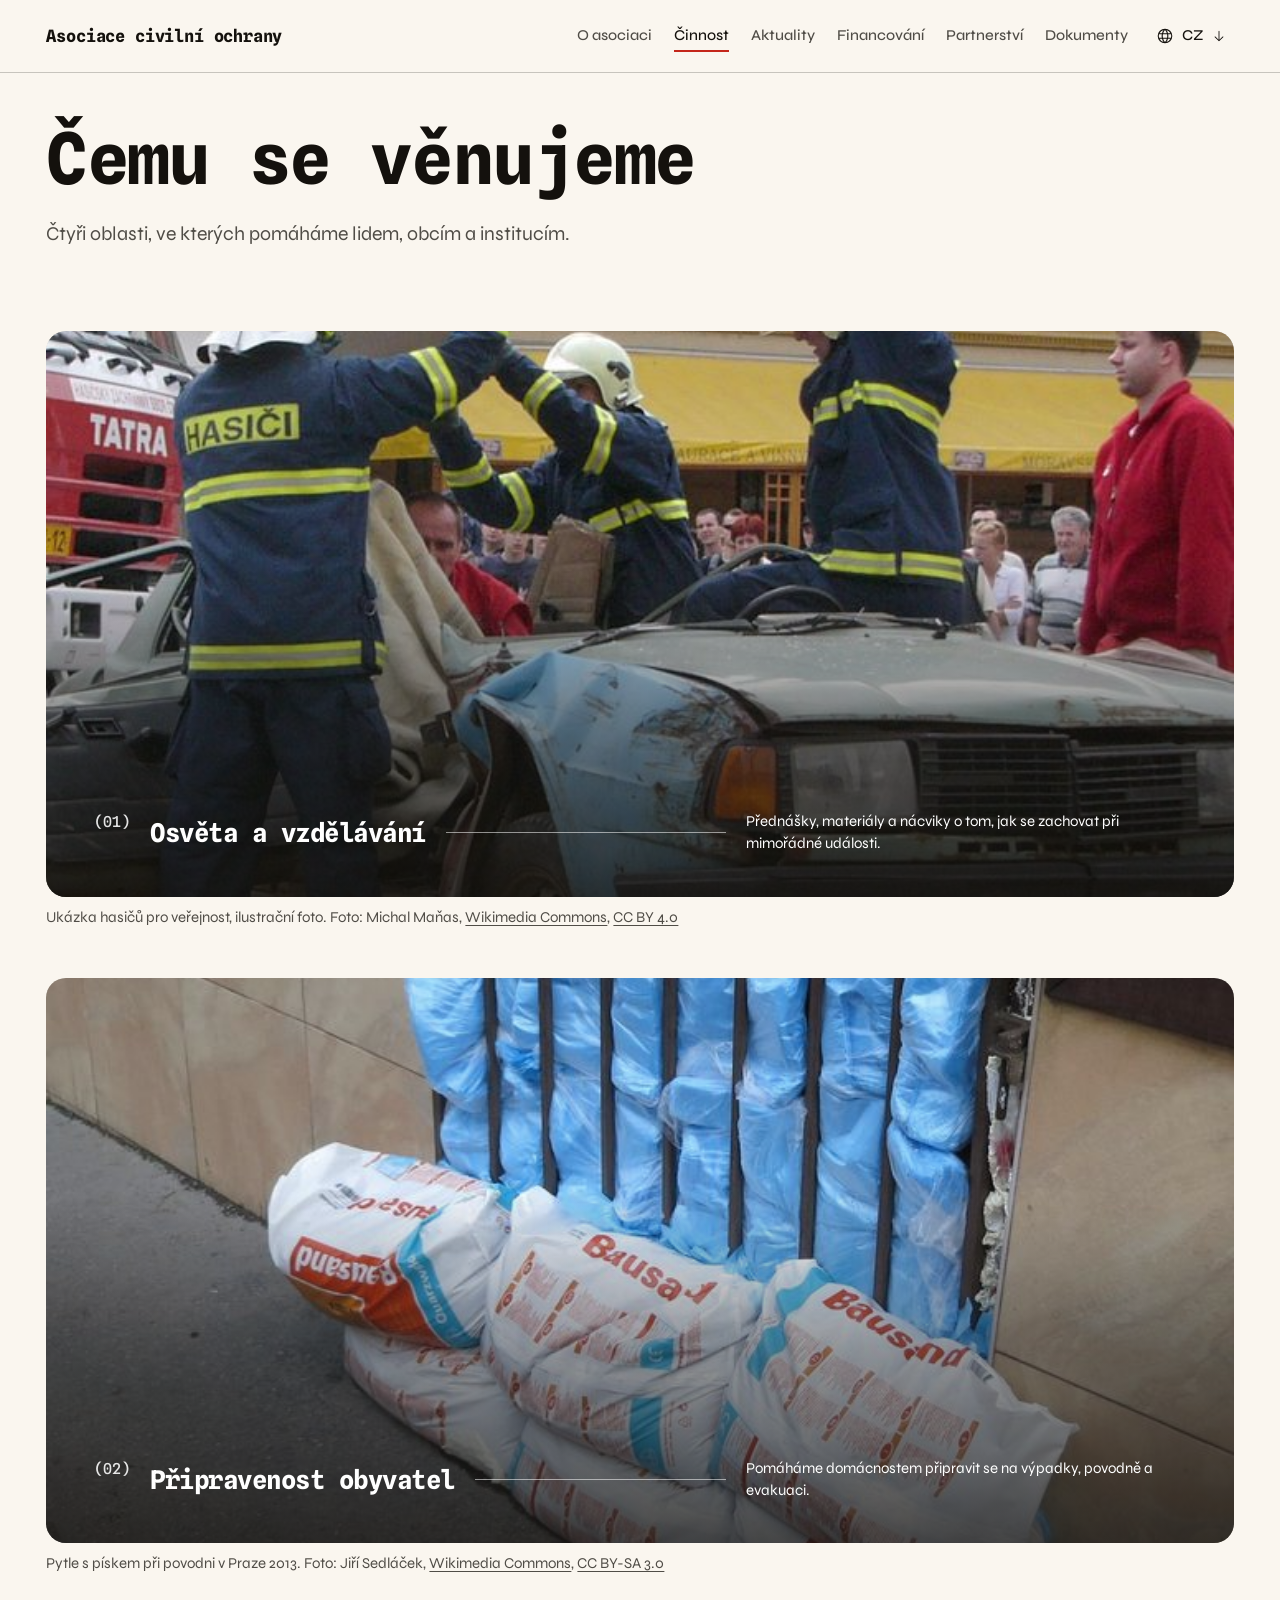
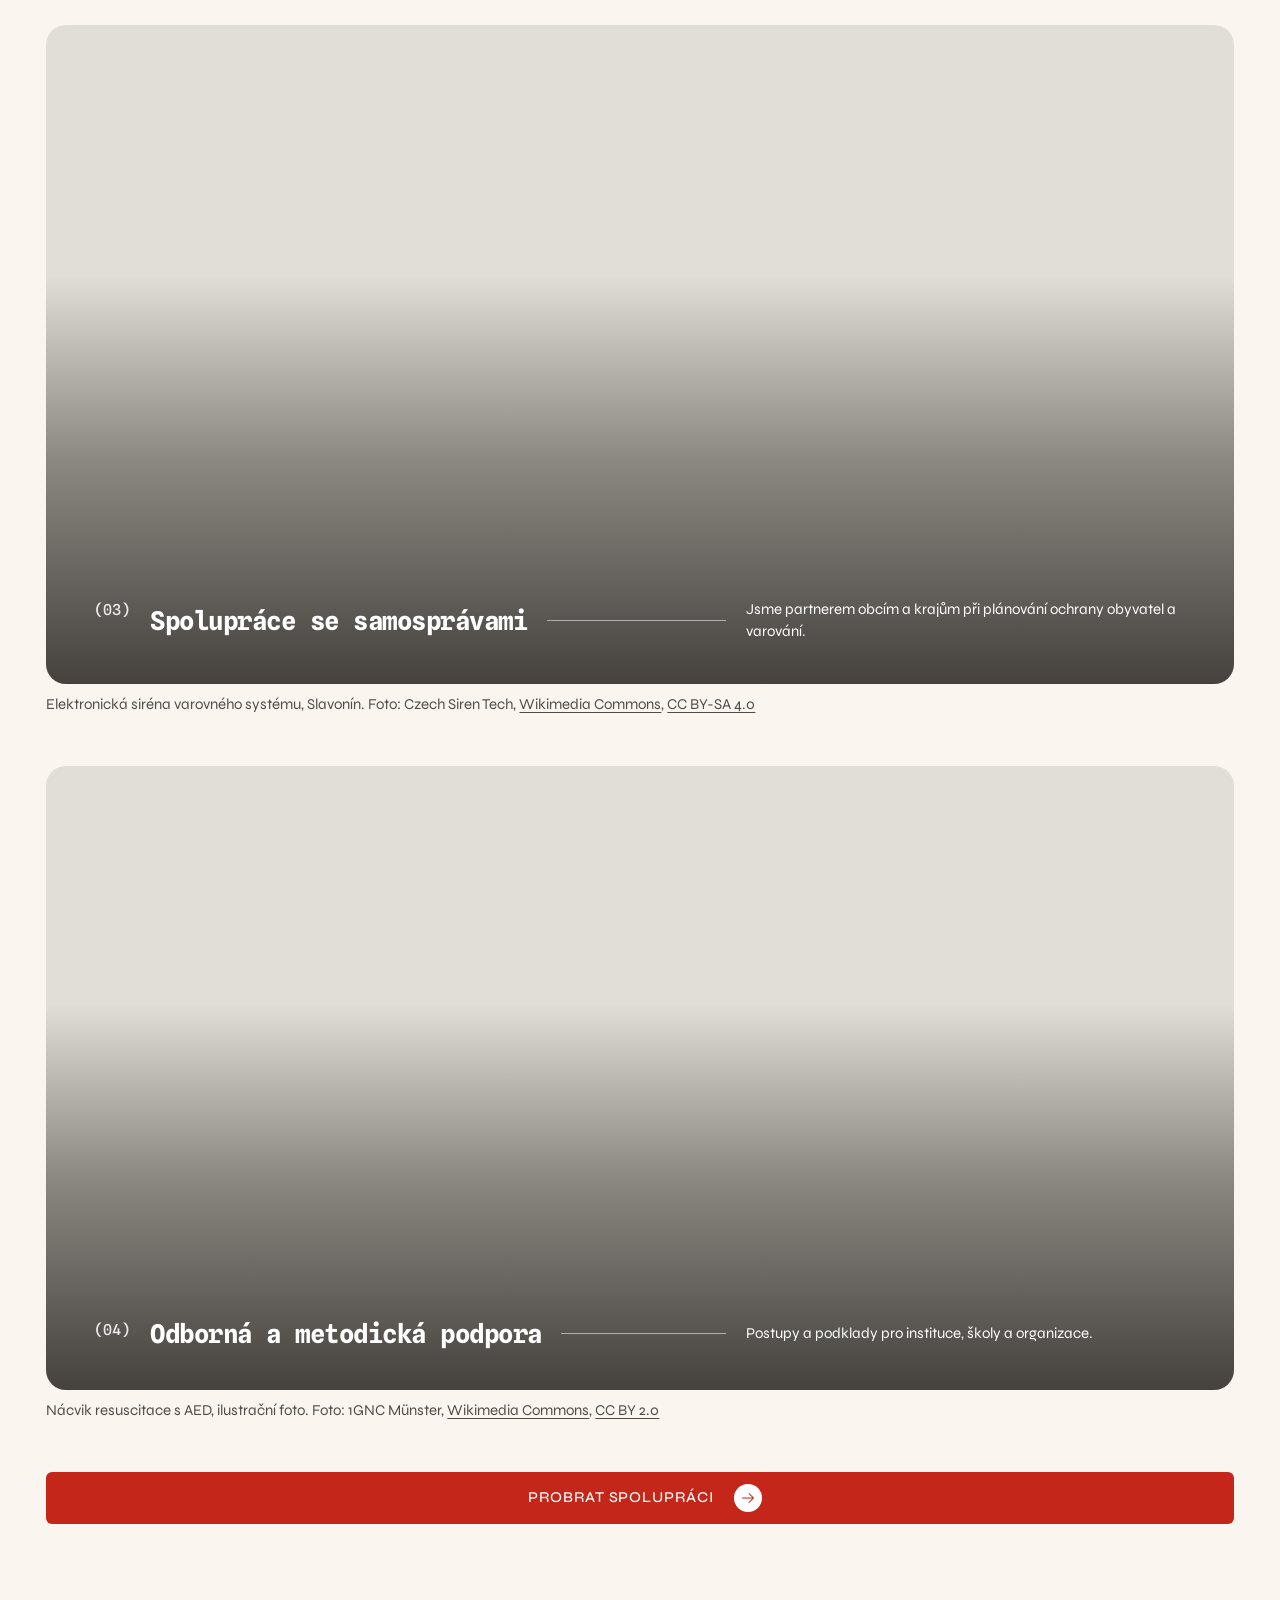
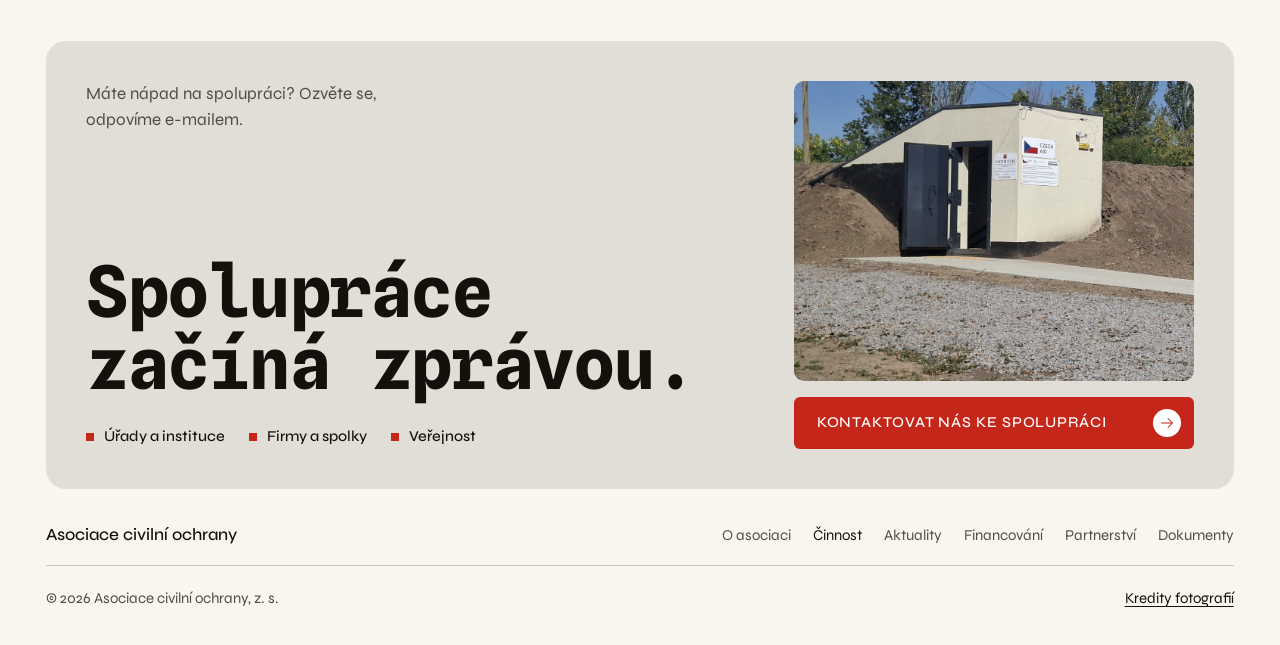
<file: web-plna-verze/cinnost.html>
<!doctype html>
<html lang="cs">
<head>
  <meta charset="utf-8">
  <meta name="viewport" content="width=device-width, initial-scale=1">
  <title data-i18n="cmeta.title">Činnost | Asociace civilní ochrany</title>
  <meta name="description" content="Čtyři oblasti činnosti Asociace civilní ochrany: osvěta a vzdělávání, připravenost obyvatel, spolupráce se samosprávami a odborná podpora." data-i18n-attr="content:cmeta.desc">
  <meta name="theme-color" content="#FAF6EF">
  <link rel="preload" href="assets/fonts/SplineSansMono-Variable.ttf" as="font" type="font/ttf" crossorigin>
  <link rel="preload" href="assets/fonts/Syne-Variable.ttf" as="font" type="font/ttf" crossorigin>
  <link rel="icon" href="favicon.ico" sizes="16x16 32x32 48x48">
  <link rel="icon" href="assets/icons/icon-192.png" type="image/png" sizes="192x192">
  <link rel="apple-touch-icon" href="apple-touch-icon.png">
  <link rel="stylesheet" href="css/styles.css">
  <script>if(!matchMedia('(prefers-reduced-motion: reduce)').matches){document.documentElement.classList.add('js-enter');setTimeout(function(){document.documentElement.classList.remove('js-enter')},2500)}</script>
  <script src="js/i18n.js" defer></script>
  <script src="js/main.js" defer></script>
</head>
<body>
<a class="skip" href="#obsah"><span data-i18n="ui.skip">Přeskočit na obsah</span></a>

<header class="nav">
  <div class="wrap nav__bar">
    <a class="brand" href="index.html"><span data-i18n="ui.brand">Asociace civilní ochrany</span></a>
    <nav class="nav__links" aria-label="Hlavní navigace" data-i18n-attr="aria-label:ui.mainnav">
      <a href="o-asociaci.html"><span data-i18n="nav.about">O asociaci</span></a>
      <a href="cinnost.html" aria-current="page"><span data-i18n="nav.areas">Činnost</span></a>
      <a href="aktuality.html"><span data-i18n="nav.news">Aktuality</span></a>
      <a href="financovani.html"><span data-i18n="nav.funding">Financování</span></a>
      <a href="partnerstvi.html"><span data-i18n="nav.partners">Partnerství</span></a>
      <a href="dokumenty.html"><span data-i18n="nav.docs">Dokumenty</span></a>
    </nav>
    <div class="langdd lang--bar" data-langdd>
      <button class="langdd__btn" type="button" aria-haspopup="listbox" aria-expanded="false" aria-controls="langdd-bar" aria-label="Jazyk" data-i18n-attr="aria-label:ui.langgroup"><span class="ic ic--globe langdd__globe" aria-hidden="true"></span><span data-langdd-code>CZ</span><span class="ic ic--arrow-right langdd__caret" aria-hidden="true"></span></button>
      <ul class="langdd__list" id="langdd-bar" role="listbox" aria-label="Jazyk" data-i18n-attr="aria-label:ui.langgroup" hidden>
        <li class="langdd__opt" role="option" data-lang="cs" lang="cs" aria-selected="true" tabindex="-1">Čeština (CZ)</li>
        <li class="langdd__opt" role="option" data-lang="en" lang="en" aria-selected="false" tabindex="-1">English (EN)</li>
        <li class="langdd__opt" role="option" data-lang="pl" lang="pl" aria-selected="false" tabindex="-1">Polski (PL)</li>
        <li class="langdd__opt" role="option" data-lang="uk" lang="uk" aria-selected="false" tabindex="-1">Українська (UA)</li>
        <li class="langdd__opt" role="option" data-lang="fi" lang="fi" aria-selected="false" tabindex="-1">Suomi (FI)</li>
      </ul>
    </div>
    <a class="btn btn--primary nav__cta" href="kontakt.html" data-bar-cta><span data-i18n="nav.contact">Kontakt</span><span class="btn__arrow" aria-hidden="true"><span class="ic ic--arrow-right"></span></span></a>
    <button class="burger" type="button" aria-expanded="false" aria-controls="menu" data-burger aria-label="Otevřít menu" data-i18n-attr="aria-label:ui.menuOpen"><span></span><span></span></button>
  </div>
</header>

<div class="menu" id="menu" role="dialog" aria-modal="true" aria-label="Menu" data-i18n-attr="aria-label:ui.menu" data-menu>
  <div class="menu__top">
    <a class="brand" href="index.html" data-menu-link><span data-i18n="ui.brand">Asociace civilní ochrany</span></a>
    <button class="burger burger--close" type="button" data-menu-close aria-label="Zavřít menu" data-i18n-attr="aria-label:ui.menuClose"><span></span><span></span></button>
  </div>
  <ul class="menu__list">
    <li style="--i:0"><a href="o-asociaci.html" data-menu-link><span data-i18n="nav.about">O asociaci</span></a></li>
    <li style="--i:1"><a href="cinnost.html" aria-current="page" data-menu-link><span data-i18n="nav.areas">Činnost</span></a></li>
    <li style="--i:2"><a href="aktuality.html" data-menu-link><span data-i18n="nav.news">Aktuality</span></a></li>
    <li style="--i:3"><a href="financovani.html" data-menu-link><span data-i18n="nav.funding">Financování</span></a></li>
    <li style="--i:4"><a href="partnerstvi.html" data-menu-link><span data-i18n="nav.partners">Partnerství</span></a></li>
    <li style="--i:5"><a href="dokumenty.html" data-menu-link><span data-i18n="nav.docs">Dokumenty</span></a></li>
    <li style="--i:6"><a href="kontakt.html" data-menu-link><span data-i18n="nav.contact">Kontakt</span></a></li>
  </ul>
  <div class="menu__foot">
    <div class="langdd langdd--up" data-langdd>
      <button class="langdd__btn" type="button" aria-haspopup="listbox" aria-expanded="false" aria-controls="langdd-menu" aria-label="Jazyk" data-i18n-attr="aria-label:ui.langgroup"><span class="ic ic--globe langdd__globe" aria-hidden="true"></span><span data-langdd-code>CZ</span><span class="ic ic--arrow-right langdd__caret" aria-hidden="true"></span></button>
      <ul class="langdd__list" id="langdd-menu" role="listbox" aria-label="Jazyk" data-i18n-attr="aria-label:ui.langgroup" hidden>
        <li class="langdd__opt" role="option" data-lang="cs" lang="cs" aria-selected="true" tabindex="-1">Čeština (CZ)</li>
        <li class="langdd__opt" role="option" data-lang="en" lang="en" aria-selected="false" tabindex="-1">English (EN)</li>
        <li class="langdd__opt" role="option" data-lang="pl" lang="pl" aria-selected="false" tabindex="-1">Polski (PL)</li>
        <li class="langdd__opt" role="option" data-lang="uk" lang="uk" aria-selected="false" tabindex="-1">Українська (UA)</li>
        <li class="langdd__opt" role="option" data-lang="fi" lang="fi" aria-selected="false" tabindex="-1">Suomi (FI)</li>
      </ul>
    </div>
    <a class="btn btn--primary btn--block" href="kontakt.html" data-menu-link><span data-i18n="cta.contactFull">Kontaktovat nás ke spolupráci</span><span class="btn__arrow" aria-hidden="true"><span class="ic ic--arrow-right"></span></span></a>
  </div>
</div>

<main id="obsah">
  <div class="wrap">
    <header class="ph ph--hero ph--tight">
      <div class="ph__row">
        <h1 class="h1" data-hero="rise"><span data-i18n="act.t">Čemu se věnujeme</span></h1>
      </div>
      <div class="ph__body">
        <p class="ph__lede" data-hero="rise" data-i18n="act.lede">Čtyři oblasti, ve kterých pomáháme lidem, obcím a institucím.</p>
      </div>
    </header>
    <div class="areas">
      <article class="area" id="osveta" aria-labelledby="osveta-t">
        <div class="area__frame">
          <picture><source media="(max-width: 699px)" srcset="assets/img/area-education-demo-w720.jpg 720w, assets/img/area-education-demo.jpg 1145w" sizes="100vw"><img src="assets/img/area-education-demo-wide.jpg" width="2184" height="1092" decoding="async" data-reveal="media" alt="Hasiči při veřejné ukázce vyprošťování z osobního auta na náměstí" data-i18n-attr="alt:area.1alt"></picture>
          <div class="area__bar" data-reveal="rise" data-reveal-delay="80"><span class="area__num" aria-hidden="true"></span><h2 class="area__title" id="osveta-t" data-i18n="area.1t">Osvěta a vzdělávání</h2><span class="area__line" aria-hidden="true"></span><p class="area__desc" data-i18n="area.1p">Přednášky, materiály a nácviky o tom, jak se zachovat při mimořádné události.</p></div>
        </div>
        <p class="cap"><span data-i18n="area.1cap">Ukázka hasičů pro veřejnost, ilustrační foto.</span> Foto: Michal Maňas, <a href="https://commons.wikimedia.org/wiki/File:Hasici_1.jpg">Wikimedia Commons</a>, <a href="https://creativecommons.org/licenses/by/4.0/">CC BY 4.0</a></p>
      </article>
      <article class="area" id="pripravenost" aria-labelledby="pripravenost-t">
        <div class="area__frame">
          <picture><source media="(max-width: 699px)" srcset="assets/img/area-preparedness-sandbags-w720.jpg 720w, assets/img/area-preparedness-sandbags.jpg 1600w" sizes="100vw"><img src="assets/img/area-preparedness-sandbags-wide.jpg" width="2400" height="1200" decoding="async" data-reveal="media" alt="Pytle s pískem a zakryté okno obchodu během povodně v Praze" data-i18n-attr="alt:area.2alt"></picture>
          <div class="area__bar" data-reveal="rise" data-reveal-delay="80"><span class="area__num" aria-hidden="true"></span><h2 class="area__title" id="pripravenost-t" data-i18n="area.2t">Připravenost obyvatel</h2><span class="area__line" aria-hidden="true"></span><p class="area__desc" data-i18n="area.2p">Pomáháme domácnostem připravit se na výpadky, povodně a evakuaci.</p></div>
        </div>
        <p class="cap"><span data-i18n="area.2cap">Pytle s pískem při povodni v Praze 2013.</span> Foto: Jiří Sedláček, <a href="https://commons.wikimedia.org/wiki/File:Flood_in_Prague_2013,_sand_bags_at_Zenklova_street.JPG">Wikimedia Commons</a>, <a href="https://creativecommons.org/licenses/by-sa/3.0/">CC BY-SA 3.0</a></p>
      </article>
      <article class="area area--municipal" id="samospravy" aria-labelledby="samospravy-t">
        <div class="area__frame">
          <picture><source media="(max-width: 699px)" srcset="assets/img/area-municipal-siren-w720.jpg 720w, assets/img/area-municipal-siren.jpg 1600w" sizes="100vw"><img src="assets/img/area-municipal-siren-wide.jpg" width="2160" height="1200" decoding="async" data-reveal="media" alt="Elektronická siréna varovného systému na stožáru proti modré obloze" data-i18n-attr="alt:area.3alt"></picture>
          <div class="area__bar" data-reveal="rise" data-reveal-delay="80"><span class="area__num" aria-hidden="true"></span><h2 class="area__title" id="samospravy-t" data-i18n="area.3t">Spolupráce se samosprávami</h2><span class="area__line" aria-hidden="true"></span><p class="area__desc" data-i18n="area.3p">Jsme partnerem obcím a krajům při plánování ochrany obyvatel a varování.</p></div>
        </div>
        <p class="cap"><span data-i18n="area.3cap">Elektronická siréna varovného systému, Slavonín.</span> Foto: Czech Siren Tech, <a href="https://commons.wikimedia.org/wiki/File:Elektronick%C3%A1_sir%C3%A9na_1500W_Slavon%C3%ADn.jpg">Wikimedia Commons</a>, <a href="https://creativecommons.org/licenses/by-sa/4.0/">CC BY-SA 4.0</a></p>
      </article>
      <article class="area area--expert" id="podpora" aria-labelledby="podpora-t">
        <div class="area__frame">
          <picture><source media="(max-width: 699px)" srcset="assets/img/area-expert-aed-training-w720.jpg 720w, assets/img/area-expert-aed-training.jpg 1367w" sizes="100vw"><img src="assets/img/area-expert-aed-training-wide.jpg" width="1330" height="700" decoding="async" data-reveal="media" alt="Nácvik resuscitace s automatickým externím defibrilátorem na figuríně" data-i18n-attr="alt:area.4alt"></picture>
          <div class="area__bar" data-reveal="rise" data-reveal-delay="80"><span class="area__num" aria-hidden="true"></span><h2 class="area__title" id="podpora-t" data-i18n="area.4t">Odborná a metodická podpora</h2><span class="area__line" aria-hidden="true"></span><p class="area__desc" data-i18n="area.4p">Postupy a podklady pro instituce, školy a organizace.</p></div>
        </div>
        <p class="cap"><span data-i18n="area.4cap">Nácvik resuscitace s AED, ilustrační foto.</span> Foto: 1GNC Münster, <a href="https://commons.wikimedia.org/wiki/File:Green_Days_Medical_Training_Handorf_2013_(19263117066).jpg">Wikimedia Commons</a>, <a href="https://creativecommons.org/licenses/by/2.0/">CC BY 2.0</a></p>
      </article>
      <a class="btn btn--primary btn--block areas__cta" href="kontakt.html?tema=spoluprace" data-reveal="rise"><span data-i18n="act.cta">Probrat spolupráci</span><span class="btn__arrow" aria-hidden="true"><span class="ic ic--arrow-right"></span></span></a>
    </div>
  </div>
</main>

<footer class="foot">
  <div class="wrap">
    <div class="fpanel" data-reveal="rise">
      <div class="fpanel__main">
        <p class="fpanel__note" data-i18n="foot.note">Máte nápad na spolupráci? Ozvěte se, odpovíme e-mailem.</p>
        <h2 class="h1 fpanel__title"><span class="ln" data-i18n="foot.t1">Spolupráce</span><span class="ln" data-i18n="foot.t2">začíná zprávou.</span></h2>
        <ul class="ftags" aria-label="Pro koho" data-i18n-attr="aria-label:foot.tagslabel">
          <li class="ftag"><span class="sq" aria-hidden="true"></span><span data-i18n="foot.tag1">Úřady a instituce</span></li>
          <li class="ftag"><span class="sq" aria-hidden="true"></span><span data-i18n="foot.tag2">Firmy a spolky</span></li>
          <li class="ftag"><span class="sq" aria-hidden="true"></span><span data-i18n="foot.tag3">Veřejnost</span></li>
        </ul>
      </div>
      <div class="fpanel__side">
        <div class="frame fpanel__photo"><img src="assets/img/contact-shelter-22x25.jpg" width="1056" height="1200" decoding="async" data-reveal="media" alt="Vstup do úkrytu pro civilní obyvatelstvo pod zemním valem" data-i18n-attr="alt:foot.alt"></div>
        <a class="btn btn--primary btn--block" href="kontakt.html"><span data-i18n="cta.contactFull">Kontaktovat nás ke spolupráci</span><span class="btn__arrow" aria-hidden="true"><span class="ic ic--arrow-right"></span></span></a>
      </div>
    </div>
    <div class="fbar" data-reveal="rise">
      <a class="brand brand--foot" href="index.html"><span data-i18n="ui.brand">Asociace civilní ochrany</span></a>
      <nav class="fbar__links" aria-label="Navigace v patičce" data-i18n-attr="aria-label:foot.navlabel">
        <a href="o-asociaci.html"><span data-i18n="nav.about">O asociaci</span></a>
        <a href="cinnost.html" aria-current="page"><span data-i18n="nav.areas">Činnost</span></a>
        <a href="aktuality.html"><span data-i18n="nav.news">Aktuality</span></a>
        <a href="financovani.html"><span data-i18n="nav.funding">Financování</span></a>
        <a href="partnerstvi.html"><span data-i18n="nav.partners">Partnerství</span></a>
        <a href="dokumenty.html"><span data-i18n="nav.docs">Dokumenty</span></a>
      </nav>
      <div class="fbar__meta">
        <span>© 2026 <span data-i18n="ui.brand">Asociace civilní ochrany</span>, z. s.</span>
        <button class="fbtn" type="button" data-dialog-open="kredity"><span data-i18n="foot.credits">Kredity fotografií</span></button>
      </div>
    </div>
  </div>
</footer>
<dialog class="dialog" id="kredity" aria-labelledby="kredity-title">
  <div class="dialog__head">
    <h2 class="h3" id="kredity-title" data-i18n="foot.credits">Kredity fotografií</h2>
    <button class="iconbtn" type="button" data-dialog-close aria-label="Zavřít" data-i18n-attr="aria-label:ui.close"><span class="ic ic--x" aria-hidden="true"></span></button>
  </div>
  <ul>
    <li><span data-i18n="credit.own">Úkryt pro civilní obyvatelstvo (úvod, aktuality, kontakt): archiv asociace, ilustrační snímek</span></li>
    <li><span data-i18n="credit.about">Cvičení IZS:</span> VendySol, <a href="https://commons.wikimedia.org/wiki/File:Cvi%C4%8Den%C3%AD_IZS.jpg">Wikimedia Commons</a>, CC BY-SA 4.0</li>
    <li><span data-i18n="credit.a1">Ukázka hasičů:</span> Michal Maňas, <a href="https://commons.wikimedia.org/wiki/File:Hasici_1.jpg">Wikimedia Commons</a>, CC BY 4.0</li>
    <li><span data-i18n="credit.a2">Povodeň v Praze 2013:</span> Jiří Sedláček, <a href="https://commons.wikimedia.org/wiki/File:Flood_in_Prague_2013,_sand_bags_at_Zenklova_street.JPG">Wikimedia Commons</a>, CC BY-SA 3.0</li>
    <li><span data-i18n="credit.a3">Elektronická siréna:</span> Czech Siren Tech, <a href="https://commons.wikimedia.org/wiki/File:Elektronick%C3%A1_sir%C3%A9na_1500W_Slavon%C3%ADn.jpg">Wikimedia Commons</a>, CC BY-SA 4.0</li>
    <li><span data-i18n="credit.a4">Nácvik s AED:</span> 1GNC Münster, <a href="https://commons.wikimedia.org/wiki/File:Green_Days_Medical_Training_Handorf_2013_(19263117066).jpg">Wikimedia Commons</a>, CC BY 2.0</li>
    <li><span data-i18n="credit.docs">Archivní regály:</span> Roman Deckert, <a href="https://commons.wikimedia.org/wiki/File:CICR-ICRC-WWII-files-Satigny-archive_RomanDeckert09062020.jpg">Wikimedia Commons</a>, CC BY-SA 4.0</li>
    <li><span data-i18n="credit.tools">Ikony: Phosphor Icons, MIT. Písma: Spline Sans Mono a Syne, pro azbuku JetBrains Mono a Montserrat, SIL Open Font License 1.1.</span></li> <!-- taste-skill-ignore: typeface name in photo credits -->
  </ul>
</dialog>
</body>
</html>
</file>
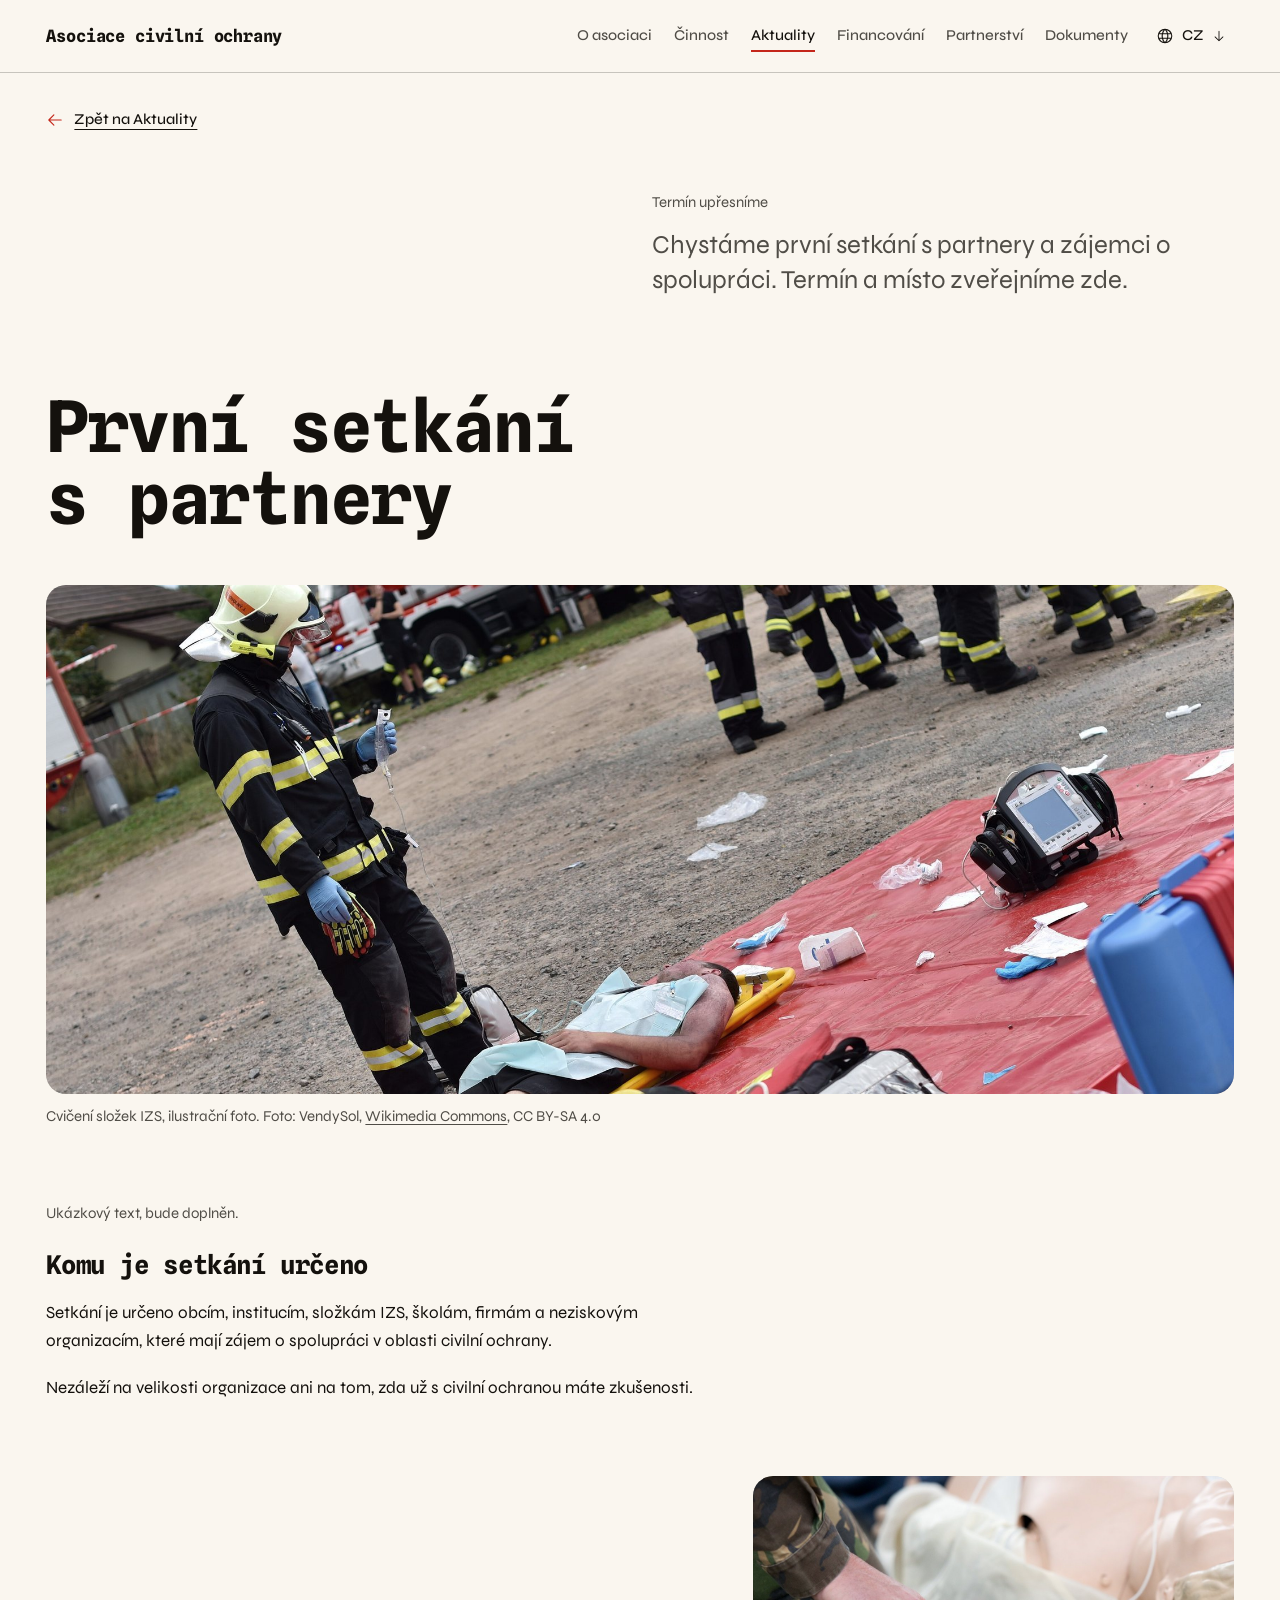
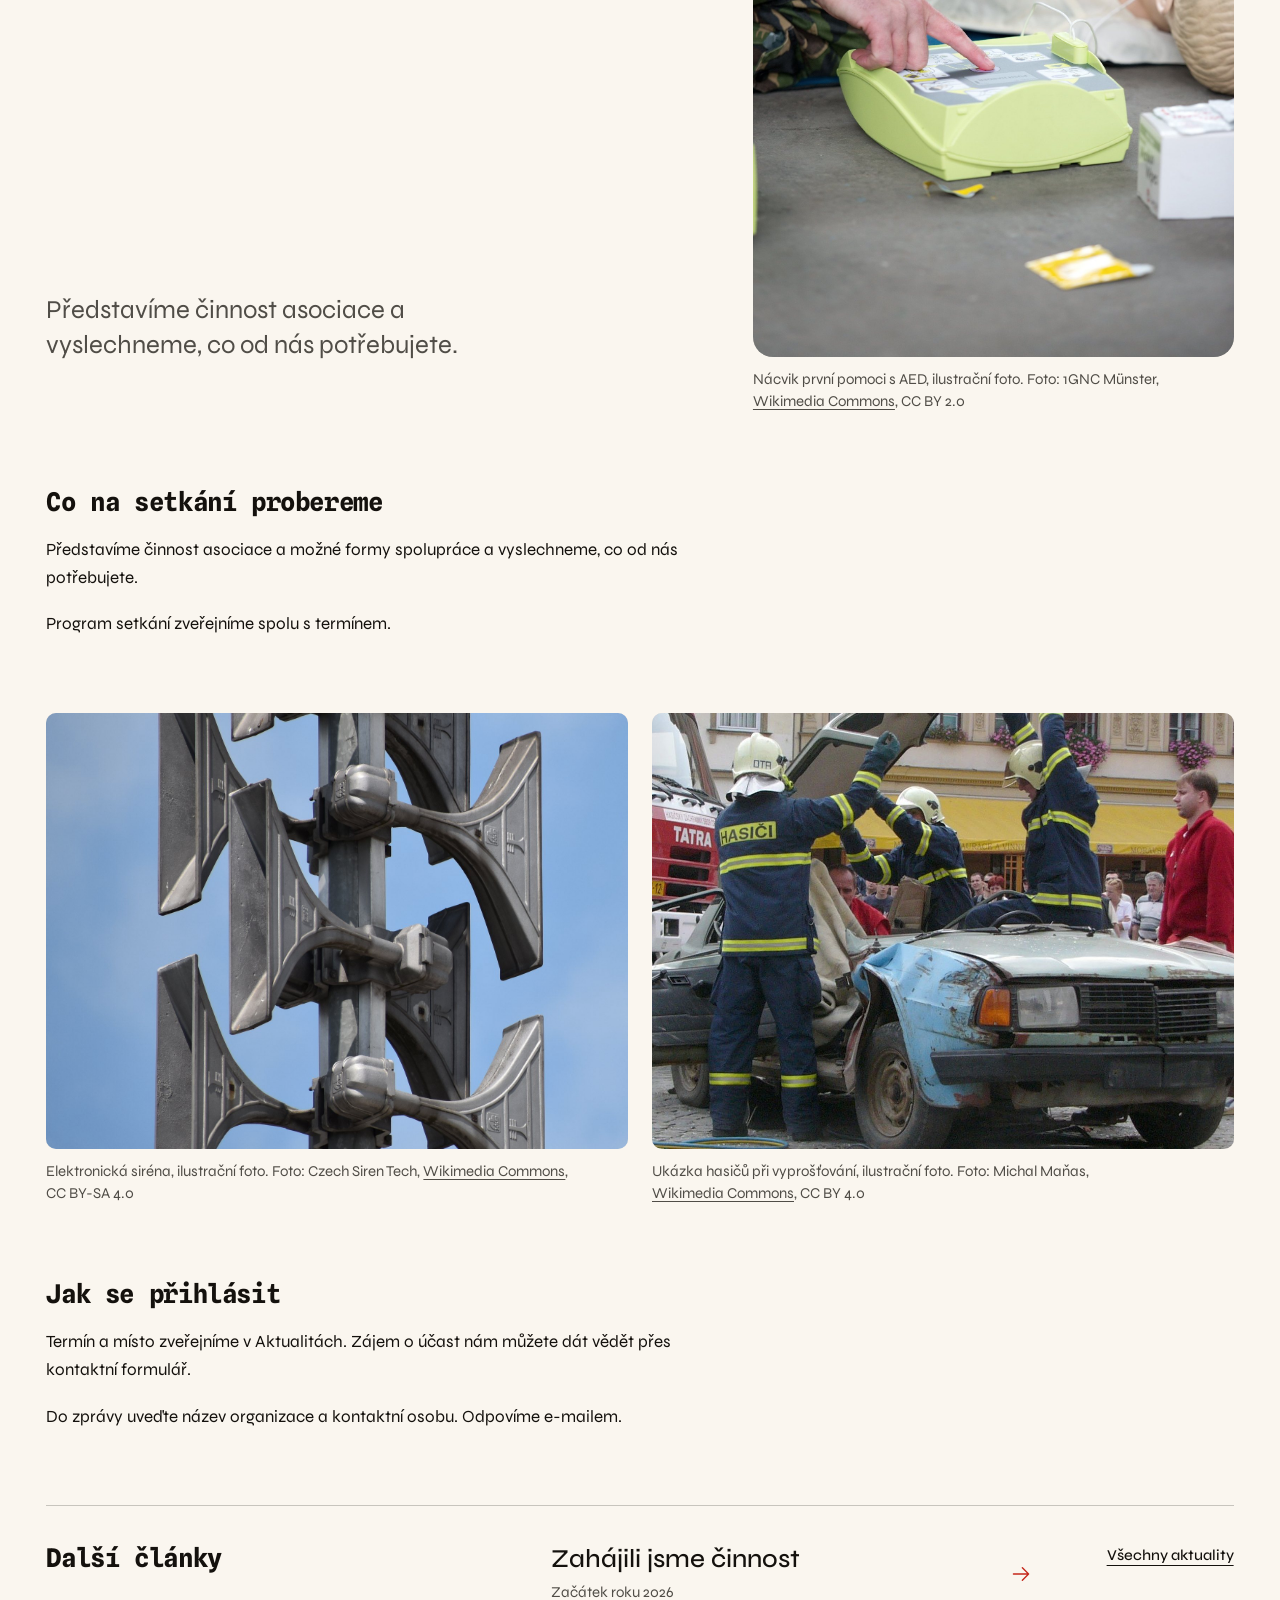
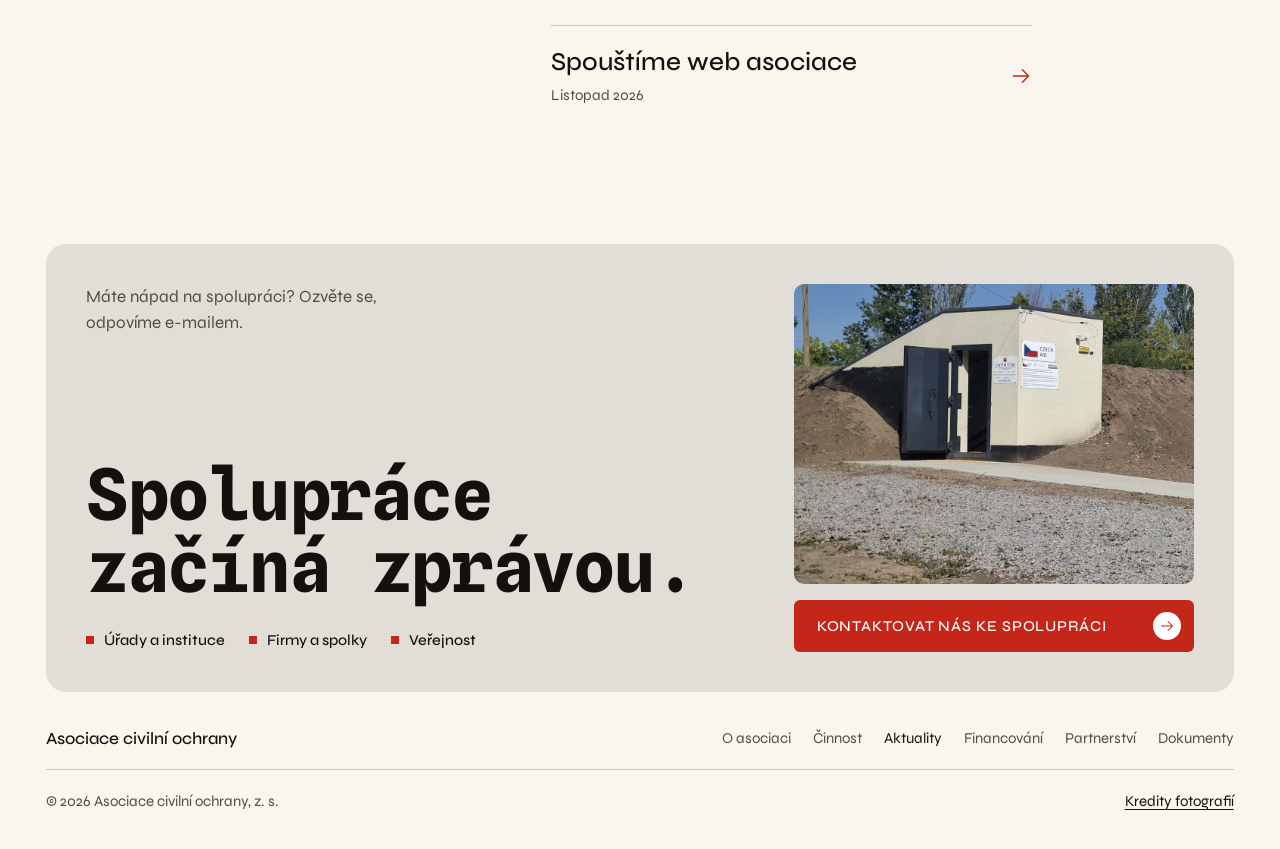
<file: web-plna-verze/clanek-prvni-setkani.html>
<!doctype html>
<html lang="cs">
<head>
  <meta charset="utf-8">
  <meta name="viewport" content="width=device-width, initial-scale=1">
  <title data-i18n="a3.mtitle">První setkání s partnery | Asociace civilní ochrany</title>
  <meta name="description" content="Chystáme první setkání s partnery a zájemci o spolupráci. Komu je určeno a jak se přihlásit." data-i18n-attr="content:a3.desc">
  <meta name="theme-color" content="#FAF6EF">
  <link rel="preload" href="assets/fonts/SplineSansMono-Variable.ttf" as="font" type="font/ttf" crossorigin>
  <link rel="preload" href="assets/fonts/Syne-Variable.ttf" as="font" type="font/ttf" crossorigin>
  <link rel="icon" href="favicon.ico" sizes="16x16 32x32 48x48">
  <link rel="icon" href="assets/icons/icon-192.png" type="image/png" sizes="192x192">
  <link rel="apple-touch-icon" href="apple-touch-icon.png">
  <link rel="stylesheet" href="css/styles.css">
  <script>if(!matchMedia('(prefers-reduced-motion: reduce)').matches){document.documentElement.classList.add('js-enter');setTimeout(function(){document.documentElement.classList.remove('js-enter')},2500)}</script>
  <script src="js/i18n.js" defer></script>
  <script src="js/main.js" defer></script>
</head>
<body>
<a class="skip" href="#obsah"><span data-i18n="ui.skip">Přeskočit na obsah</span></a>

<header class="nav">
  <div class="wrap nav__bar">
    <a class="brand" href="index.html"><span data-i18n="ui.brand">Asociace civilní ochrany</span></a>
    <nav class="nav__links" aria-label="Hlavní navigace" data-i18n-attr="aria-label:ui.mainnav">
      <a href="o-asociaci.html"><span data-i18n="nav.about">O asociaci</span></a>
      <a href="cinnost.html"><span data-i18n="nav.areas">Činnost</span></a>
      <a href="aktuality.html" aria-current="true"><span data-i18n="nav.news">Aktuality</span></a>
      <a href="financovani.html"><span data-i18n="nav.funding">Financování</span></a>
      <a href="partnerstvi.html"><span data-i18n="nav.partners">Partnerství</span></a>
      <a href="dokumenty.html"><span data-i18n="nav.docs">Dokumenty</span></a>
    </nav>
    <div class="langdd lang--bar" data-langdd>
      <button class="langdd__btn" type="button" aria-haspopup="listbox" aria-expanded="false" aria-controls="langdd-bar" aria-label="Jazyk" data-i18n-attr="aria-label:ui.langgroup"><span class="ic ic--globe langdd__globe" aria-hidden="true"></span><span data-langdd-code>CZ</span><span class="ic ic--arrow-right langdd__caret" aria-hidden="true"></span></button>
      <ul class="langdd__list" id="langdd-bar" role="listbox" aria-label="Jazyk" data-i18n-attr="aria-label:ui.langgroup" hidden>
        <li class="langdd__opt" role="option" data-lang="cs" lang="cs" aria-selected="true" tabindex="-1">Čeština (CZ)</li>
        <li class="langdd__opt" role="option" data-lang="en" lang="en" aria-selected="false" tabindex="-1">English (EN)</li>
        <li class="langdd__opt" role="option" data-lang="pl" lang="pl" aria-selected="false" tabindex="-1">Polski (PL)</li>
        <li class="langdd__opt" role="option" data-lang="uk" lang="uk" aria-selected="false" tabindex="-1">Українська (UA)</li>
        <li class="langdd__opt" role="option" data-lang="fi" lang="fi" aria-selected="false" tabindex="-1">Suomi (FI)</li>
      </ul>
    </div>
    <a class="btn btn--primary nav__cta" href="kontakt.html" data-bar-cta><span data-i18n="nav.contact">Kontakt</span><span class="btn__arrow" aria-hidden="true"><span class="ic ic--arrow-right"></span></span></a>
    <button class="burger" type="button" aria-expanded="false" aria-controls="menu" data-burger aria-label="Otevřít menu" data-i18n-attr="aria-label:ui.menuOpen"><span></span><span></span></button>
  </div>
</header>

<div class="menu" id="menu" role="dialog" aria-modal="true" aria-label="Menu" data-i18n-attr="aria-label:ui.menu" data-menu>
  <div class="menu__top">
    <a class="brand" href="index.html" data-menu-link><span data-i18n="ui.brand">Asociace civilní ochrany</span></a>
    <button class="burger burger--close" type="button" data-menu-close aria-label="Zavřít menu" data-i18n-attr="aria-label:ui.menuClose"><span></span><span></span></button>
  </div>
  <ul class="menu__list">
    <li style="--i:0"><a href="o-asociaci.html" data-menu-link><span data-i18n="nav.about">O asociaci</span></a></li>
    <li style="--i:1"><a href="cinnost.html" data-menu-link><span data-i18n="nav.areas">Činnost</span></a></li>
    <li style="--i:2"><a href="aktuality.html" aria-current="true" data-menu-link><span data-i18n="nav.news">Aktuality</span></a></li>
    <li style="--i:3"><a href="financovani.html" data-menu-link><span data-i18n="nav.funding">Financování</span></a></li>
    <li style="--i:4"><a href="partnerstvi.html" data-menu-link><span data-i18n="nav.partners">Partnerství</span></a></li>
    <li style="--i:5"><a href="dokumenty.html" data-menu-link><span data-i18n="nav.docs">Dokumenty</span></a></li>
    <li style="--i:6"><a href="kontakt.html" data-menu-link><span data-i18n="nav.contact">Kontakt</span></a></li>
  </ul>
  <div class="menu__foot">
    <div class="langdd langdd--up" data-langdd>
      <button class="langdd__btn" type="button" aria-haspopup="listbox" aria-expanded="false" aria-controls="langdd-menu" aria-label="Jazyk" data-i18n-attr="aria-label:ui.langgroup"><span class="ic ic--globe langdd__globe" aria-hidden="true"></span><span data-langdd-code>CZ</span><span class="ic ic--arrow-right langdd__caret" aria-hidden="true"></span></button>
      <ul class="langdd__list" id="langdd-menu" role="listbox" aria-label="Jazyk" data-i18n-attr="aria-label:ui.langgroup" hidden>
        <li class="langdd__opt" role="option" data-lang="cs" lang="cs" aria-selected="true" tabindex="-1">Čeština (CZ)</li>
        <li class="langdd__opt" role="option" data-lang="en" lang="en" aria-selected="false" tabindex="-1">English (EN)</li>
        <li class="langdd__opt" role="option" data-lang="pl" lang="pl" aria-selected="false" tabindex="-1">Polski (PL)</li>
        <li class="langdd__opt" role="option" data-lang="uk" lang="uk" aria-selected="false" tabindex="-1">Українська (UA)</li>
        <li class="langdd__opt" role="option" data-lang="fi" lang="fi" aria-selected="false" tabindex="-1">Suomi (FI)</li>
      </ul>
    </div>
    <a class="btn btn--primary btn--block" href="kontakt.html" data-menu-link><span data-i18n="cta.contactFull">Kontaktovat nás ke spolupráci</span><span class="btn__arrow" aria-hidden="true"><span class="ic ic--arrow-right"></span></span></a>
  </div>
</div>

<main id="obsah">
  <article class="art" aria-labelledby="art-title">
    <div class="wrap">
      <header class="art__head">
        <a class="backlink" href="aktuality.html" data-hero="rise" data-hero-delay="0"><span class="ic ic--arrow-right" aria-hidden="true"></span><span data-i18n="art.back">Zpět na Aktuality</span></a>
        <h1 class="h1 art__title" id="art-title" data-hero="rise" data-hero-delay="160" data-i18n="news.samplet">První setkání s partnery</h1>
        <div class="art__intro" data-hero="rise" data-hero-delay="80">
          <p class="meta" data-i18n="news.sampledate">Termín upřesníme</p>
          <p class="art__lede" data-i18n="a3.lede">Chystáme první setkání s partnery a zájemci o spolupráci. Termín a místo zveřejníme zde.</p>
        </div>
      </header>
      <figure class="art__lead">
        <div class="art__frame"><img src="assets/img/article-izs-exercise-21x9.jpg" width="2100" height="900" decoding="async" style="--op: 25% 20%" fetchpriority="high" data-hero="media" data-hero-delay="240" alt="Hasič v zásahovém obleku u figuranta na plachtě během cvičení integrovaného záchranného systému" data-i18n-attr="alt:a3.alt1"></div>
        <figcaption class="cap"><span data-i18n="a3.cap1">Cvičení složek IZS, ilustrační foto.</span> <span data-i18n="art.photo">Foto:</span> VendySol, <a href="https://commons.wikimedia.org/wiki/File:Cvi%C4%8Den%C3%AD_IZS.jpg">Wikimedia Commons</a>, <span class="nowrap">CC BY-SA 4.0</span></figcaption>
      </figure>
      <div class="art__body">
        <p class="art__note" data-i18n="art.note">Ukázkový text, bude doplněn.</p>
        <div class="art__group" data-reveal="rise" aria-labelledby="a3-h1">
          <h2 class="h3" id="a3-h1" data-i18n="a3.h1">Komu je setkání určeno</h2>
          <p data-i18n="a3.p11">Setkání je určeno obcím, institucím, složkám IZS, školám, firmám a neziskovým organizacím, které mají zájem o spolupráci v oblasti civilní ochrany.</p>
          <p data-i18n="a3.p12">Nezáleží na velikosti organizace ani na tom, zda už s civilní ochranou máte zkušenosti.</p>
        </div>
      </div>
      <div class="art__aside">
        <p class="art__pull" aria-hidden="true" data-reveal="rise" data-i18n="a3.pull">Představíme činnost asociace a vyslechneme, co od nás potřebujete.</p>
        <figure class="art__fig">
          <div class="art__frame"><img src="assets/img/article-aed-training-1x1.jpg" width="1367" height="1367" decoding="async" style="--op: 50% 50%; --op-compact: 40% 45%" loading="lazy" data-reveal="media" data-reveal-delay="80" alt="Ruka stiskne tlačítko cvičného defibrilátoru vedle resuscitační figuríny" data-i18n-attr="alt:a3.alt2"></div>
          <figcaption class="cap"><span data-i18n="a3.cap2">Nácvik první pomoci s AED, ilustrační foto.</span> <span data-i18n="art.photo">Foto:</span> 1GNC Münster, <a href="https://commons.wikimedia.org/wiki/File:Green_Days_Medical_Training_Handorf_2013_(19263117066).jpg">Wikimedia Commons</a>, <span class="nowrap">CC BY 2.0</span></figcaption>
        </figure>
      </div>
      <div class="art__body">
        <div class="art__group" data-reveal="rise" aria-labelledby="a3-h2">
          <h2 class="h3" id="a3-h2" data-i18n="a3.h2">Co na setkání probereme</h2>
          <p data-i18n="a3.p21">Představíme činnost asociace a možné formy spolupráce a vyslechneme, co od nás potřebujete.</p>
          <p data-i18n="a3.p22">Program setkání zveřejníme spolu s termínem.</p>
        </div>
      </div>
      <div class="art__pair">
        <figure>
          <div class="art__frame"><img src="assets/img/article-siren-4x3.jpg" width="1600" height="1200" decoding="async" style="--op: 50% 50%" loading="lazy" data-reveal="media" data-reveal-delay="0" alt="Elektronická siréna s reproduktory na stožáru proti modré obloze" data-i18n-attr="alt:a3.alt3"></div>
          <figcaption class="cap"><span data-i18n="a3.cap3">Elektronická siréna, ilustrační foto.</span> <span data-i18n="art.photo">Foto:</span> Czech Siren Tech, <a href="https://commons.wikimedia.org/wiki/File:Elektronick%C3%A1_sir%C3%A9na_1500W_Slavon%C3%ADn.jpg">Wikimedia Commons</a>, <span class="nowrap">CC BY-SA 4.0</span></figcaption>
        </figure>
        <figure>
          <div class="art__frame"><img src="assets/img/article-education-demo-4x3.jpg" width="1144" height="858" decoding="async" style="--op: 50% 40%" loading="lazy" data-reveal="media" data-reveal-delay="80" alt="Hasiči vyprošťují figuranta z poškozeného auta při ukázce na náměstí" data-i18n-attr="alt:a3.alt4"></div>
          <figcaption class="cap"><span data-i18n="a3.cap4">Ukázka hasičů při vyprošťování, ilustrační foto.</span> <span data-i18n="art.photo">Foto:</span> Michal Maňas, <a href="https://commons.wikimedia.org/wiki/File:Hasici_1.jpg">Wikimedia Commons</a>, <span class="nowrap">CC BY 4.0</span></figcaption>
        </figure>
      </div>
      <div class="art__body">
        <div class="art__group" data-reveal="rise" aria-labelledby="a3-h3">
          <h2 class="h3" id="a3-h3" data-i18n="a3.h3">Jak se přihlásit</h2>
          <p data-i18n="a3.p31">Termín a místo zveřejníme v Aktualitách. Zájem o účast nám můžete dát vědět přes kontaktní formulář.</p>
          <p data-i18n="a3.p32">Do zprávy uveďte název organizace a kontaktní osobu. Odpovíme e-mailem.</p>
        </div>
      </div>
    </div>
  </article>
  <section class="wrap more" aria-labelledby="more-t">
    <div class="rule" data-reveal="sweep"></div>
    <div class="more__grid">
      <h2 class="h3 more__title" id="more-t" data-i18n="art.more">Další články</h2>
      <ul class="more__list">
          <li data-reveal="rise"><a class="more__row" href="clanek-zahajili-jsme-cinnost.html"><span class="more__row-title" data-i18n="news.leadt">Zahájili jsme činnost</span><span class="meta" data-i18n="news.leaddate">Začátek roku 2026</span><span class="ic ic--arrow-right" aria-hidden="true"></span></a></li>
          <li data-reveal="rise"><a class="more__row" href="clanek-spoustime-web.html"><span class="more__row-title" data-i18n="news.midt">Spouštíme web asociace</span><span class="meta" data-i18n="news.middate">Listopad 2026</span><span class="ic ic--arrow-right" aria-hidden="true"></span></a></li>
      </ul>
      <a class="more__all" href="aktuality.html"><span data-i18n="art.all">Všechny aktuality</span></a>
    </div>
  </section>
</main>

<footer class="foot">
  <div class="wrap">
    <div class="fpanel" data-reveal="rise">
      <div class="fpanel__main">
        <p class="fpanel__note" data-i18n="foot.note">Máte nápad na spolupráci? Ozvěte se, odpovíme e-mailem.</p>
        <h2 class="h1 fpanel__title"><span class="ln" data-i18n="foot.t1">Spolupráce</span><span class="ln" data-i18n="foot.t2">začíná zprávou.</span></h2>
        <ul class="ftags" aria-label="Pro koho" data-i18n-attr="aria-label:foot.tagslabel">
          <li class="ftag"><span class="sq" aria-hidden="true"></span><span data-i18n="foot.tag1">Úřady a instituce</span></li>
          <li class="ftag"><span class="sq" aria-hidden="true"></span><span data-i18n="foot.tag2">Firmy a spolky</span></li>
          <li class="ftag"><span class="sq" aria-hidden="true"></span><span data-i18n="foot.tag3">Veřejnost</span></li>
        </ul>
      </div>
      <div class="fpanel__side">
        <div class="frame fpanel__photo"><img src="assets/img/contact-shelter-22x25.jpg" width="1056" height="1200" decoding="async" data-reveal="media" alt="Vstup do úkrytu pro civilní obyvatelstvo pod zemním valem" data-i18n-attr="alt:foot.alt"></div>
        <a class="btn btn--primary btn--block" href="kontakt.html#formular"><span data-i18n="cta.contactFull">Kontaktovat nás ke spolupráci</span><span class="btn__arrow" aria-hidden="true"><span class="ic ic--arrow-right"></span></span></a>
      </div>
    </div>
    <div class="fbar" data-reveal="rise">
      <a class="brand brand--foot" href="index.html"><span data-i18n="ui.brand">Asociace civilní ochrany</span></a>
      <nav class="fbar__links" aria-label="Navigace v patičce" data-i18n-attr="aria-label:foot.navlabel">
        <a href="o-asociaci.html"><span data-i18n="nav.about">O asociaci</span></a>
        <a href="cinnost.html"><span data-i18n="nav.areas">Činnost</span></a>
        <a href="aktuality.html" aria-current="true"><span data-i18n="nav.news">Aktuality</span></a>
        <a href="financovani.html"><span data-i18n="nav.funding">Financování</span></a>
        <a href="partnerstvi.html"><span data-i18n="nav.partners">Partnerství</span></a>
        <a href="dokumenty.html"><span data-i18n="nav.docs">Dokumenty</span></a>
      </nav>
      <div class="fbar__meta">
        <span>© 2026 <span data-i18n="ui.brand">Asociace civilní ochrany</span>, z. s.</span>
        <button class="fbtn" type="button" data-dialog-open="kredity"><span data-i18n="foot.credits">Kredity fotografií</span></button>
      </div>
    </div>
  </div>
</footer>
<dialog class="dialog" id="kredity" aria-labelledby="kredity-title">
  <div class="dialog__head">
    <h2 class="h3" id="kredity-title" data-i18n="foot.credits">Kredity fotografií</h2>
    <button class="iconbtn" type="button" data-dialog-close aria-label="Zavřít" data-i18n-attr="aria-label:ui.close"><span class="ic ic--x" aria-hidden="true"></span></button>
  </div>
  <ul>
    <li><span data-i18n="credit.own">Úkryt pro civilní obyvatelstvo (úvod, aktuality, kontakt): archiv asociace, ilustrační snímek</span></li>
    <li><span data-i18n="credit.about">Cvičení IZS:</span> VendySol, <a href="https://commons.wikimedia.org/wiki/File:Cvi%C4%8Den%C3%AD_IZS.jpg">Wikimedia Commons</a>, CC BY-SA 4.0</li>
    <li><span data-i18n="credit.a1">Ukázka hasičů:</span> Michal Maňas, <a href="https://commons.wikimedia.org/wiki/File:Hasici_1.jpg">Wikimedia Commons</a>, CC BY 4.0</li>
    <li><span data-i18n="credit.a2">Povodeň v Praze 2013:</span> Jiří Sedláček, <a href="https://commons.wikimedia.org/wiki/File:Flood_in_Prague_2013,_sand_bags_at_Zenklova_street.JPG">Wikimedia Commons</a>, CC BY-SA 3.0</li>
    <li><span data-i18n="credit.a3">Elektronická siréna:</span> Czech Siren Tech, <a href="https://commons.wikimedia.org/wiki/File:Elektronick%C3%A1_sir%C3%A9na_1500W_Slavon%C3%ADn.jpg">Wikimedia Commons</a>, CC BY-SA 4.0</li>
    <li><span data-i18n="credit.a4">Nácvik s AED:</span> 1GNC Münster, <a href="https://commons.wikimedia.org/wiki/File:Green_Days_Medical_Training_Handorf_2013_(19263117066).jpg">Wikimedia Commons</a>, CC BY 2.0</li>
    <li><span data-i18n="credit.docs">Archivní regály:</span> Roman Deckert, <a href="https://commons.wikimedia.org/wiki/File:CICR-ICRC-WWII-files-Satigny-archive_RomanDeckert09062020.jpg">Wikimedia Commons</a>, CC BY-SA 4.0</li>
    <li><span data-i18n="credit.tools">Ikony: Phosphor Icons, MIT. Písma: Spline Sans Mono a Syne, pro azbuku JetBrains Mono a Montserrat, SIL Open Font License 1.1.</span></li> <!-- taste-skill-ignore: typeface name in photo credits -->
  </ul>
</dialog>
</body>
</html>
</file>
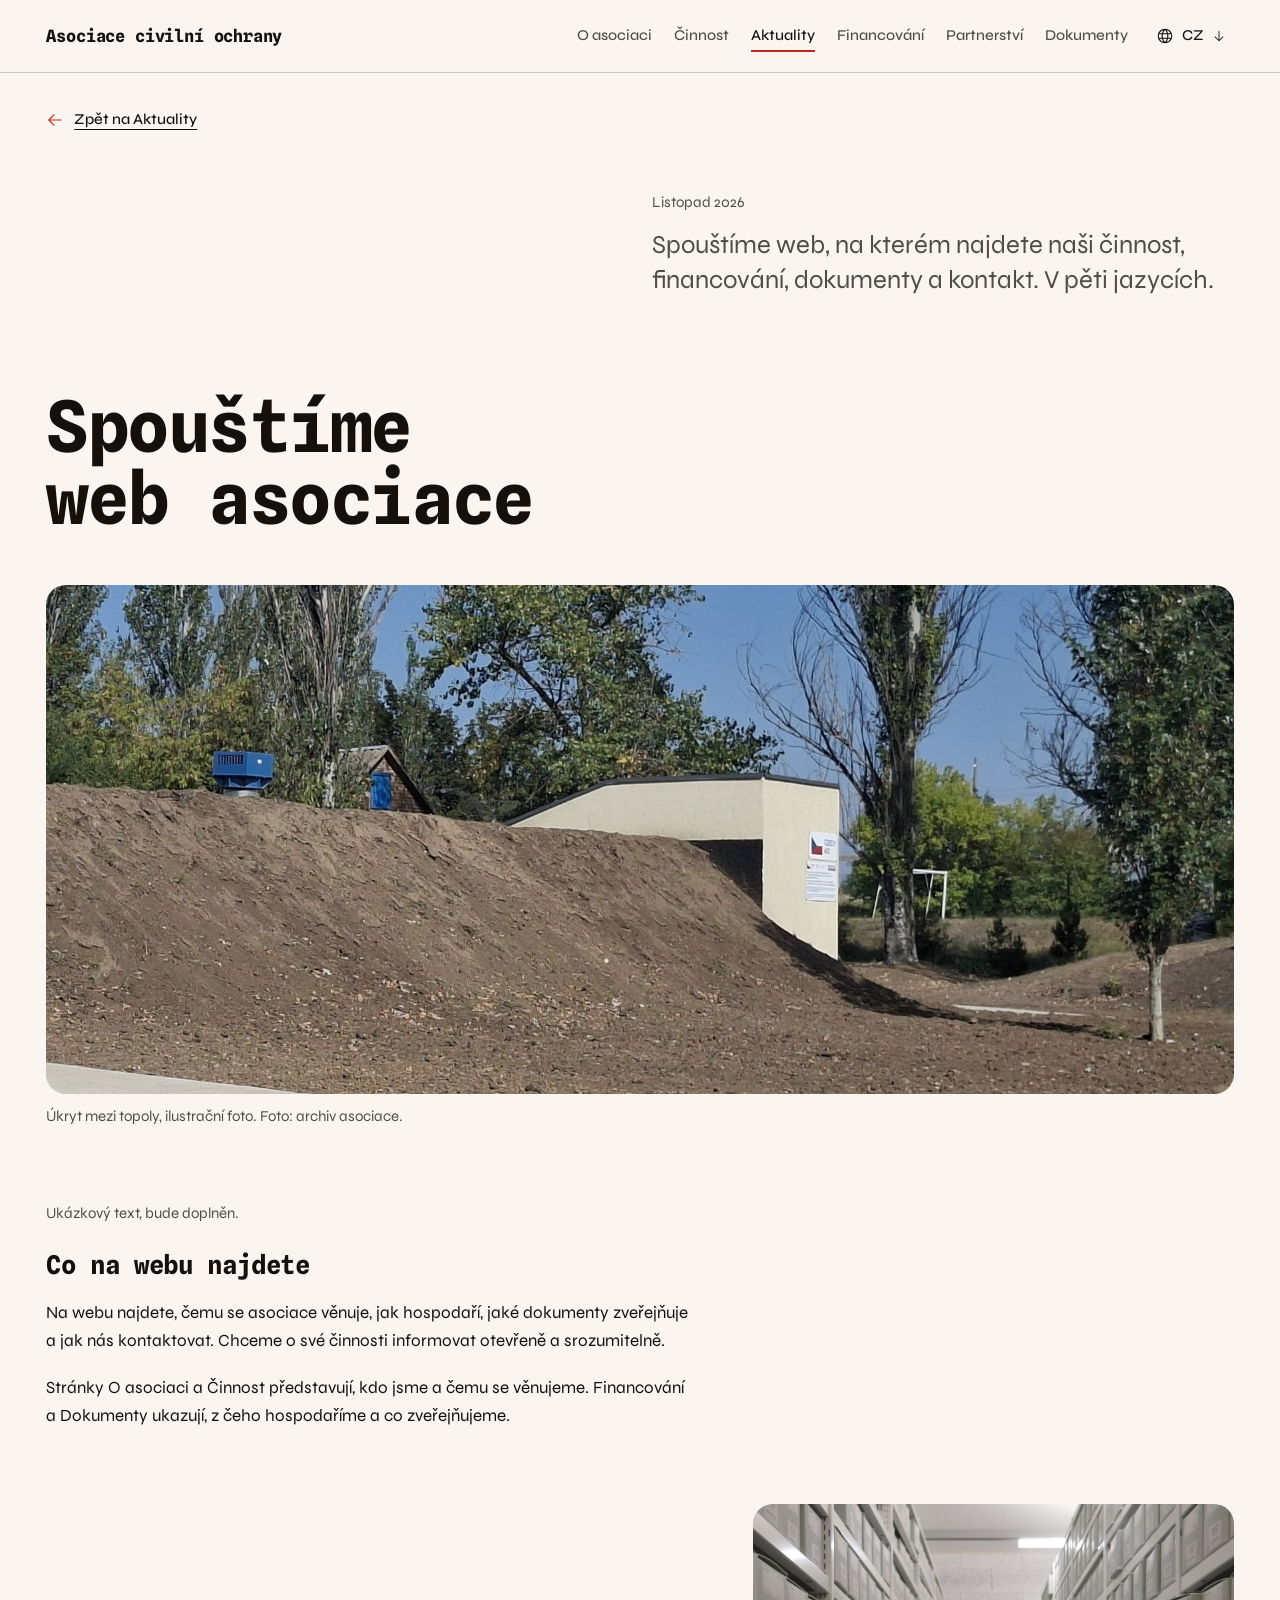
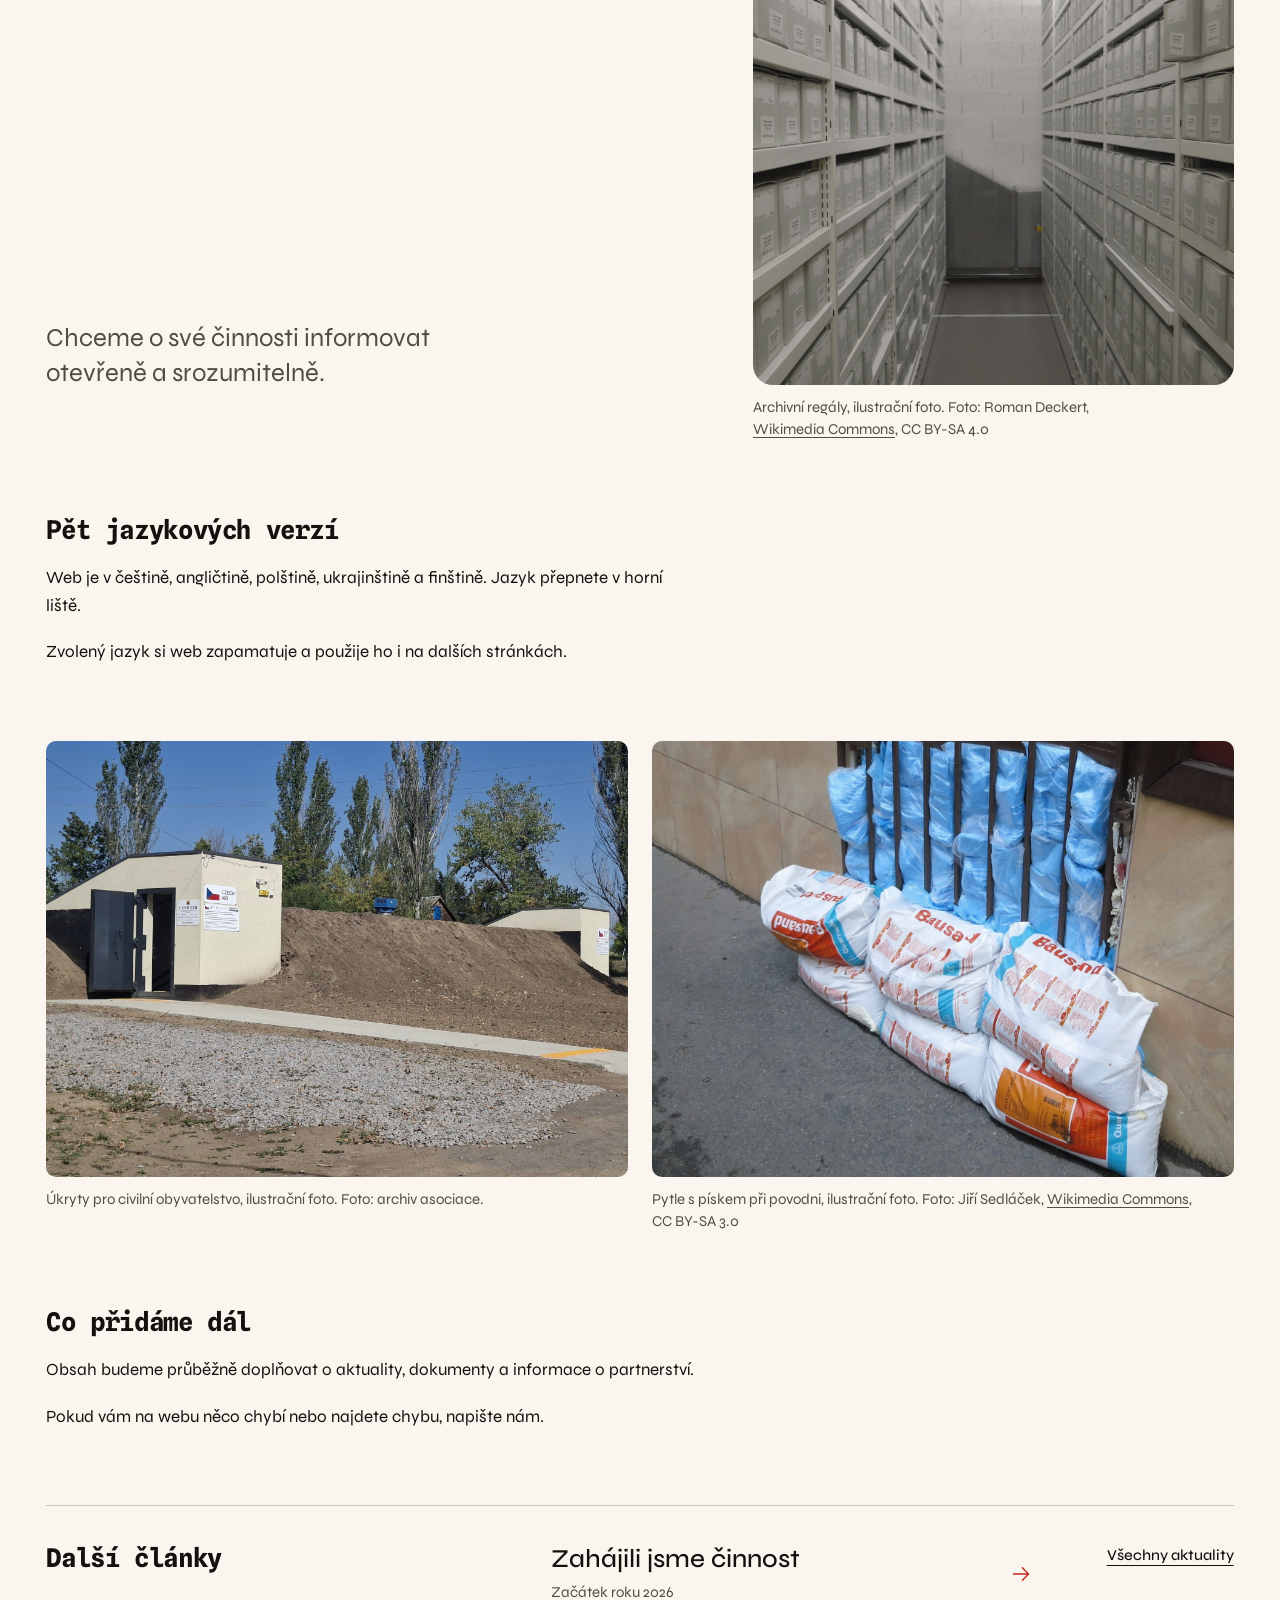
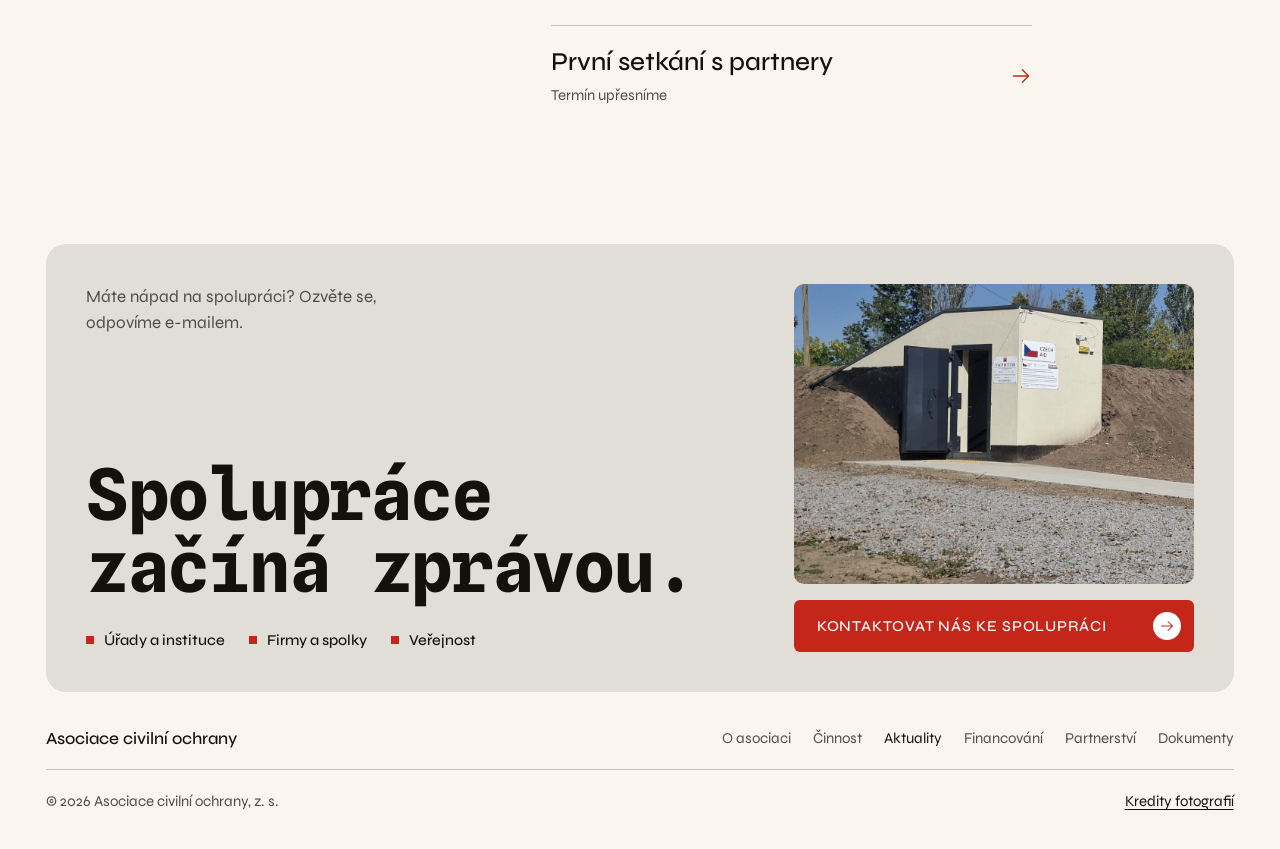
<file: web-plna-verze/clanek-spoustime-web.html>
<!doctype html>
<html lang="cs">
<head>
  <meta charset="utf-8">
  <meta name="viewport" content="width=device-width, initial-scale=1">
  <title data-i18n="a2.mtitle">Spouštíme web asociace | Asociace civilní ochrany</title>
  <meta name="description" content="Nový web Asociace civilní ochrany: činnost, financování, dokumenty a kontakt v pěti jazycích." data-i18n-attr="content:a2.desc">
  <meta name="theme-color" content="#FAF6EF">
  <link rel="preload" href="assets/fonts/SplineSansMono-Variable.ttf" as="font" type="font/ttf" crossorigin>
  <link rel="preload" href="assets/fonts/Syne-Variable.ttf" as="font" type="font/ttf" crossorigin>
  <link rel="icon" href="favicon.ico" sizes="16x16 32x32 48x48">
  <link rel="icon" href="assets/icons/icon-192.png" type="image/png" sizes="192x192">
  <link rel="apple-touch-icon" href="apple-touch-icon.png">
  <link rel="stylesheet" href="css/styles.css">
  <script>if(!matchMedia('(prefers-reduced-motion: reduce)').matches){document.documentElement.classList.add('js-enter');setTimeout(function(){document.documentElement.classList.remove('js-enter')},2500)}</script>
  <script src="js/i18n.js" defer></script>
  <script src="js/main.js" defer></script>
</head>
<body>
<a class="skip" href="#obsah"><span data-i18n="ui.skip">Přeskočit na obsah</span></a>

<header class="nav">
  <div class="wrap nav__bar">
    <a class="brand" href="index.html"><span data-i18n="ui.brand">Asociace civilní ochrany</span></a>
    <nav class="nav__links" aria-label="Hlavní navigace" data-i18n-attr="aria-label:ui.mainnav">
      <a href="o-asociaci.html"><span data-i18n="nav.about">O asociaci</span></a>
      <a href="cinnost.html"><span data-i18n="nav.areas">Činnost</span></a>
      <a href="aktuality.html" aria-current="true"><span data-i18n="nav.news">Aktuality</span></a>
      <a href="financovani.html"><span data-i18n="nav.funding">Financování</span></a>
      <a href="partnerstvi.html"><span data-i18n="nav.partners">Partnerství</span></a>
      <a href="dokumenty.html"><span data-i18n="nav.docs">Dokumenty</span></a>
    </nav>
    <div class="langdd lang--bar" data-langdd>
      <button class="langdd__btn" type="button" aria-haspopup="listbox" aria-expanded="false" aria-controls="langdd-bar" aria-label="Jazyk" data-i18n-attr="aria-label:ui.langgroup"><span class="ic ic--globe langdd__globe" aria-hidden="true"></span><span data-langdd-code>CZ</span><span class="ic ic--arrow-right langdd__caret" aria-hidden="true"></span></button>
      <ul class="langdd__list" id="langdd-bar" role="listbox" aria-label="Jazyk" data-i18n-attr="aria-label:ui.langgroup" hidden>
        <li class="langdd__opt" role="option" data-lang="cs" lang="cs" aria-selected="true" tabindex="-1">Čeština (CZ)</li>
        <li class="langdd__opt" role="option" data-lang="en" lang="en" aria-selected="false" tabindex="-1">English (EN)</li>
        <li class="langdd__opt" role="option" data-lang="pl" lang="pl" aria-selected="false" tabindex="-1">Polski (PL)</li>
        <li class="langdd__opt" role="option" data-lang="uk" lang="uk" aria-selected="false" tabindex="-1">Українська (UA)</li>
        <li class="langdd__opt" role="option" data-lang="fi" lang="fi" aria-selected="false" tabindex="-1">Suomi (FI)</li>
      </ul>
    </div>
    <a class="btn btn--primary nav__cta" href="kontakt.html" data-bar-cta><span data-i18n="nav.contact">Kontakt</span><span class="btn__arrow" aria-hidden="true"><span class="ic ic--arrow-right"></span></span></a>
    <button class="burger" type="button" aria-expanded="false" aria-controls="menu" data-burger aria-label="Otevřít menu" data-i18n-attr="aria-label:ui.menuOpen"><span></span><span></span></button>
  </div>
</header>

<div class="menu" id="menu" role="dialog" aria-modal="true" aria-label="Menu" data-i18n-attr="aria-label:ui.menu" data-menu>
  <div class="menu__top">
    <a class="brand" href="index.html" data-menu-link><span data-i18n="ui.brand">Asociace civilní ochrany</span></a>
    <button class="burger burger--close" type="button" data-menu-close aria-label="Zavřít menu" data-i18n-attr="aria-label:ui.menuClose"><span></span><span></span></button>
  </div>
  <ul class="menu__list">
    <li style="--i:0"><a href="o-asociaci.html" data-menu-link><span data-i18n="nav.about">O asociaci</span></a></li>
    <li style="--i:1"><a href="cinnost.html" data-menu-link><span data-i18n="nav.areas">Činnost</span></a></li>
    <li style="--i:2"><a href="aktuality.html" aria-current="true" data-menu-link><span data-i18n="nav.news">Aktuality</span></a></li>
    <li style="--i:3"><a href="financovani.html" data-menu-link><span data-i18n="nav.funding">Financování</span></a></li>
    <li style="--i:4"><a href="partnerstvi.html" data-menu-link><span data-i18n="nav.partners">Partnerství</span></a></li>
    <li style="--i:5"><a href="dokumenty.html" data-menu-link><span data-i18n="nav.docs">Dokumenty</span></a></li>
    <li style="--i:6"><a href="kontakt.html" data-menu-link><span data-i18n="nav.contact">Kontakt</span></a></li>
  </ul>
  <div class="menu__foot">
    <div class="langdd langdd--up" data-langdd>
      <button class="langdd__btn" type="button" aria-haspopup="listbox" aria-expanded="false" aria-controls="langdd-menu" aria-label="Jazyk" data-i18n-attr="aria-label:ui.langgroup"><span class="ic ic--globe langdd__globe" aria-hidden="true"></span><span data-langdd-code>CZ</span><span class="ic ic--arrow-right langdd__caret" aria-hidden="true"></span></button>
      <ul class="langdd__list" id="langdd-menu" role="listbox" aria-label="Jazyk" data-i18n-attr="aria-label:ui.langgroup" hidden>
        <li class="langdd__opt" role="option" data-lang="cs" lang="cs" aria-selected="true" tabindex="-1">Čeština (CZ)</li>
        <li class="langdd__opt" role="option" data-lang="en" lang="en" aria-selected="false" tabindex="-1">English (EN)</li>
        <li class="langdd__opt" role="option" data-lang="pl" lang="pl" aria-selected="false" tabindex="-1">Polski (PL)</li>
        <li class="langdd__opt" role="option" data-lang="uk" lang="uk" aria-selected="false" tabindex="-1">Українська (UA)</li>
        <li class="langdd__opt" role="option" data-lang="fi" lang="fi" aria-selected="false" tabindex="-1">Suomi (FI)</li>
      </ul>
    </div>
    <a class="btn btn--primary btn--block" href="kontakt.html" data-menu-link><span data-i18n="cta.contactFull">Kontaktovat nás ke spolupráci</span><span class="btn__arrow" aria-hidden="true"><span class="ic ic--arrow-right"></span></span></a>
  </div>
</div>

<main id="obsah">
  <article class="art" aria-labelledby="art-title">
    <div class="wrap">
      <header class="art__head">
        <a class="backlink" href="aktuality.html" data-hero="rise" data-hero-delay="0"><span class="ic ic--arrow-right" aria-hidden="true"></span><span data-i18n="art.back">Zpět na Aktuality</span></a>
        <h1 class="h1 art__title" id="art-title" data-hero="rise" data-hero-delay="160" data-i18n="news.midt">Spouštíme web asociace</h1>
        <div class="art__intro" data-hero="rise" data-hero-delay="80">
          <p class="meta" data-i18n="news.middate">Listopad 2026</p>
          <p class="art__lede" data-i18n="a2.lede">Spouštíme web, na kterém najdete naši činnost, financování, dokumenty a kontakt. V pěti jazycích.</p>
        </div>
      </header>
      <figure class="art__lead">
        <div class="art__frame"><img src="assets/img/article-web-shelter-21x9.jpg" width="1785" height="765" decoding="async" style="--op: 70% 50%" fetchpriority="high" data-hero="media" data-hero-delay="240" alt="Zemí krytý úkryt mezi topoly" data-i18n-attr="alt:a2.alt1"></div>
        <figcaption class="cap"><span data-i18n="a2.cap1">Úkryt mezi topoly, ilustrační foto. Foto: archiv asociace.</span></figcaption>
      </figure>
      <div class="art__body">
        <p class="art__note" data-i18n="art.note">Ukázkový text, bude doplněn.</p>
        <div class="art__group" data-reveal="rise" aria-labelledby="a2-h1">
          <h2 class="h3" id="a2-h1" data-i18n="a2.h1">Co na webu najdete</h2>
          <p data-i18n="a2.p11">Na webu najdete, čemu se asociace věnuje, jak hospodaří, jaké dokumenty zveřejňuje a jak nás kontaktovat. Chceme o své činnosti informovat otevřeně a srozumitelně.</p>
          <p data-i18n="a2.p12">Stránky O asociaci a Činnost představují, kdo jsme a čemu se věnujeme. Financování a Dokumenty ukazují, z čeho hospodaříme a co zveřejňujeme.</p>
        </div>
      </div>
      <div class="art__aside">
        <p class="art__pull" aria-hidden="true" data-reveal="rise" data-i18n="a2.pull">Chceme o své činnosti informovat otevřeně a srozumitelně.</p>
        <figure class="art__fig">
          <div class="art__frame"><img src="assets/img/article-archive-1x1.jpg" width="1500" height="1500" decoding="async" style="--op: 50% 50%; --op-compact: 50% 50%" loading="lazy" data-reveal="media" data-reveal-delay="80" alt="Úzká ulička mezi archivními regály s krabicemi" data-i18n-attr="alt:a2.alt2"></div>
          <figcaption class="cap"><span data-i18n="a2.cap2">Archivní regály, ilustrační foto.</span> <span data-i18n="art.photo">Foto:</span> Roman Deckert, <a href="https://commons.wikimedia.org/wiki/File:CICR-ICRC-WWII-files-Satigny-archive_RomanDeckert09062020.jpg">Wikimedia Commons</a>, <span class="nowrap">CC BY-SA 4.0</span></figcaption>
        </figure>
      </div>
      <div class="art__body">
        <div class="art__group" data-reveal="rise" aria-labelledby="a2-h2">
          <h2 class="h3" id="a2-h2" data-i18n="a2.h2">Pět jazykových verzí</h2>
          <p data-i18n="a2.p21">Web je v češtině, angličtině, polštině, ukrajinštině a finštině. Jazyk přepnete v horní liště.</p>
          <p data-i18n="a2.p22">Zvolený jazyk si web zapamatuje a použije ho i na dalších stránkách.</p>
        </div>
      </div>
      <div class="art__pair">
        <figure>
          <div class="art__frame"><img src="assets/img/article-shelter-pair-4x3.jpg" width="1920" height="1440" decoding="async" style="--op: 50% 50%" loading="lazy" data-reveal="media" data-reveal-delay="0" alt="Dva zemí kryté úkryty pod topoly" data-i18n-attr="alt:a2.alt3"></div>
          <figcaption class="cap"><span data-i18n="a2.cap3">Úkryty pro civilní obyvatelstvo, ilustrační foto. Foto: archiv asociace.</span></figcaption>
        </figure>
        <figure>
          <div class="art__frame"><img src="assets/img/article-sandbags-4x3.jpg" width="1600" height="1200" decoding="async" style="--op: 50% 50%" loading="lazy" data-reveal="media" data-reveal-delay="80" alt="Pytle s pískem chrání vchod do domu při povodni" data-i18n-attr="alt:a2.alt4"></div>
          <figcaption class="cap"><span data-i18n="a2.cap4">Pytle s pískem při povodni, ilustrační foto.</span> <span data-i18n="art.photo">Foto:</span> Jiří Sedláček, <a href="https://commons.wikimedia.org/wiki/File:Flood_in_Prague_2013,_sand_bags_at_Zenklova_street.JPG">Wikimedia Commons</a>, <span class="nowrap">CC BY-SA 3.0</span></figcaption>
        </figure>
      </div>
      <div class="art__body">
        <div class="art__group" data-reveal="rise" aria-labelledby="a2-h3">
          <h2 class="h3" id="a2-h3" data-i18n="a2.h3">Co přidáme dál</h2>
          <p data-i18n="a2.p31">Obsah budeme průběžně doplňovat o aktuality, dokumenty a informace o partnerství.</p>
          <p data-i18n="a2.p32">Pokud vám na webu něco chybí nebo najdete chybu, napište nám.</p>
        </div>
      </div>
    </div>
  </article>
  <section class="wrap more" aria-labelledby="more-t">
    <div class="rule" data-reveal="sweep"></div>
    <div class="more__grid">
      <h2 class="h3 more__title" id="more-t" data-i18n="art.more">Další články</h2>
      <ul class="more__list">
          <li data-reveal="rise"><a class="more__row" href="clanek-zahajili-jsme-cinnost.html"><span class="more__row-title" data-i18n="news.leadt">Zahájili jsme činnost</span><span class="meta" data-i18n="news.leaddate">Začátek roku 2026</span><span class="ic ic--arrow-right" aria-hidden="true"></span></a></li>
          <li data-reveal="rise"><a class="more__row" href="clanek-prvni-setkani.html"><span class="more__row-title" data-i18n="news.samplet">První setkání s partnery</span><span class="meta" data-i18n="news.sampledate">Termín upřesníme</span><span class="ic ic--arrow-right" aria-hidden="true"></span></a></li>
      </ul>
      <a class="more__all" href="aktuality.html"><span data-i18n="art.all">Všechny aktuality</span></a>
    </div>
  </section>
</main>

<footer class="foot">
  <div class="wrap">
    <div class="fpanel" data-reveal="rise">
      <div class="fpanel__main">
        <p class="fpanel__note" data-i18n="foot.note">Máte nápad na spolupráci? Ozvěte se, odpovíme e-mailem.</p>
        <h2 class="h1 fpanel__title"><span class="ln" data-i18n="foot.t1">Spolupráce</span><span class="ln" data-i18n="foot.t2">začíná zprávou.</span></h2>
        <ul class="ftags" aria-label="Pro koho" data-i18n-attr="aria-label:foot.tagslabel">
          <li class="ftag"><span class="sq" aria-hidden="true"></span><span data-i18n="foot.tag1">Úřady a instituce</span></li>
          <li class="ftag"><span class="sq" aria-hidden="true"></span><span data-i18n="foot.tag2">Firmy a spolky</span></li>
          <li class="ftag"><span class="sq" aria-hidden="true"></span><span data-i18n="foot.tag3">Veřejnost</span></li>
        </ul>
      </div>
      <div class="fpanel__side">
        <div class="frame fpanel__photo"><img src="assets/img/contact-shelter-22x25.jpg" width="1056" height="1200" decoding="async" data-reveal="media" alt="Vstup do úkrytu pro civilní obyvatelstvo pod zemním valem" data-i18n-attr="alt:foot.alt"></div>
        <a class="btn btn--primary btn--block" href="kontakt.html#formular"><span data-i18n="cta.contactFull">Kontaktovat nás ke spolupráci</span><span class="btn__arrow" aria-hidden="true"><span class="ic ic--arrow-right"></span></span></a>
      </div>
    </div>
    <div class="fbar" data-reveal="rise">
      <a class="brand brand--foot" href="index.html"><span data-i18n="ui.brand">Asociace civilní ochrany</span></a>
      <nav class="fbar__links" aria-label="Navigace v patičce" data-i18n-attr="aria-label:foot.navlabel">
        <a href="o-asociaci.html"><span data-i18n="nav.about">O asociaci</span></a>
        <a href="cinnost.html"><span data-i18n="nav.areas">Činnost</span></a>
        <a href="aktuality.html" aria-current="true"><span data-i18n="nav.news">Aktuality</span></a>
        <a href="financovani.html"><span data-i18n="nav.funding">Financování</span></a>
        <a href="partnerstvi.html"><span data-i18n="nav.partners">Partnerství</span></a>
        <a href="dokumenty.html"><span data-i18n="nav.docs">Dokumenty</span></a>
      </nav>
      <div class="fbar__meta">
        <span>© 2026 <span data-i18n="ui.brand">Asociace civilní ochrany</span>, z. s.</span>
        <button class="fbtn" type="button" data-dialog-open="kredity"><span data-i18n="foot.credits">Kredity fotografií</span></button>
      </div>
    </div>
  </div>
</footer>
<dialog class="dialog" id="kredity" aria-labelledby="kredity-title">
  <div class="dialog__head">
    <h2 class="h3" id="kredity-title" data-i18n="foot.credits">Kredity fotografií</h2>
    <button class="iconbtn" type="button" data-dialog-close aria-label="Zavřít" data-i18n-attr="aria-label:ui.close"><span class="ic ic--x" aria-hidden="true"></span></button>
  </div>
  <ul>
    <li><span data-i18n="credit.own">Úkryt pro civilní obyvatelstvo (úvod, aktuality, kontakt): archiv asociace, ilustrační snímek</span></li>
    <li><span data-i18n="credit.about">Cvičení IZS:</span> VendySol, <a href="https://commons.wikimedia.org/wiki/File:Cvi%C4%8Den%C3%AD_IZS.jpg">Wikimedia Commons</a>, CC BY-SA 4.0</li>
    <li><span data-i18n="credit.a1">Ukázka hasičů:</span> Michal Maňas, <a href="https://commons.wikimedia.org/wiki/File:Hasici_1.jpg">Wikimedia Commons</a>, CC BY 4.0</li>
    <li><span data-i18n="credit.a2">Povodeň v Praze 2013:</span> Jiří Sedláček, <a href="https://commons.wikimedia.org/wiki/File:Flood_in_Prague_2013,_sand_bags_at_Zenklova_street.JPG">Wikimedia Commons</a>, CC BY-SA 3.0</li>
    <li><span data-i18n="credit.a3">Elektronická siréna:</span> Czech Siren Tech, <a href="https://commons.wikimedia.org/wiki/File:Elektronick%C3%A1_sir%C3%A9na_1500W_Slavon%C3%ADn.jpg">Wikimedia Commons</a>, CC BY-SA 4.0</li>
    <li><span data-i18n="credit.a4">Nácvik s AED:</span> 1GNC Münster, <a href="https://commons.wikimedia.org/wiki/File:Green_Days_Medical_Training_Handorf_2013_(19263117066).jpg">Wikimedia Commons</a>, CC BY 2.0</li>
    <li><span data-i18n="credit.docs">Archivní regály:</span> Roman Deckert, <a href="https://commons.wikimedia.org/wiki/File:CICR-ICRC-WWII-files-Satigny-archive_RomanDeckert09062020.jpg">Wikimedia Commons</a>, CC BY-SA 4.0</li>
    <li><span data-i18n="credit.tools">Ikony: Phosphor Icons, MIT. Písma: Spline Sans Mono a Syne, pro azbuku JetBrains Mono a Montserrat, SIL Open Font License 1.1.</span></li> <!-- taste-skill-ignore: typeface name in photo credits -->
  </ul>
</dialog>
</body>
</html>
</file>
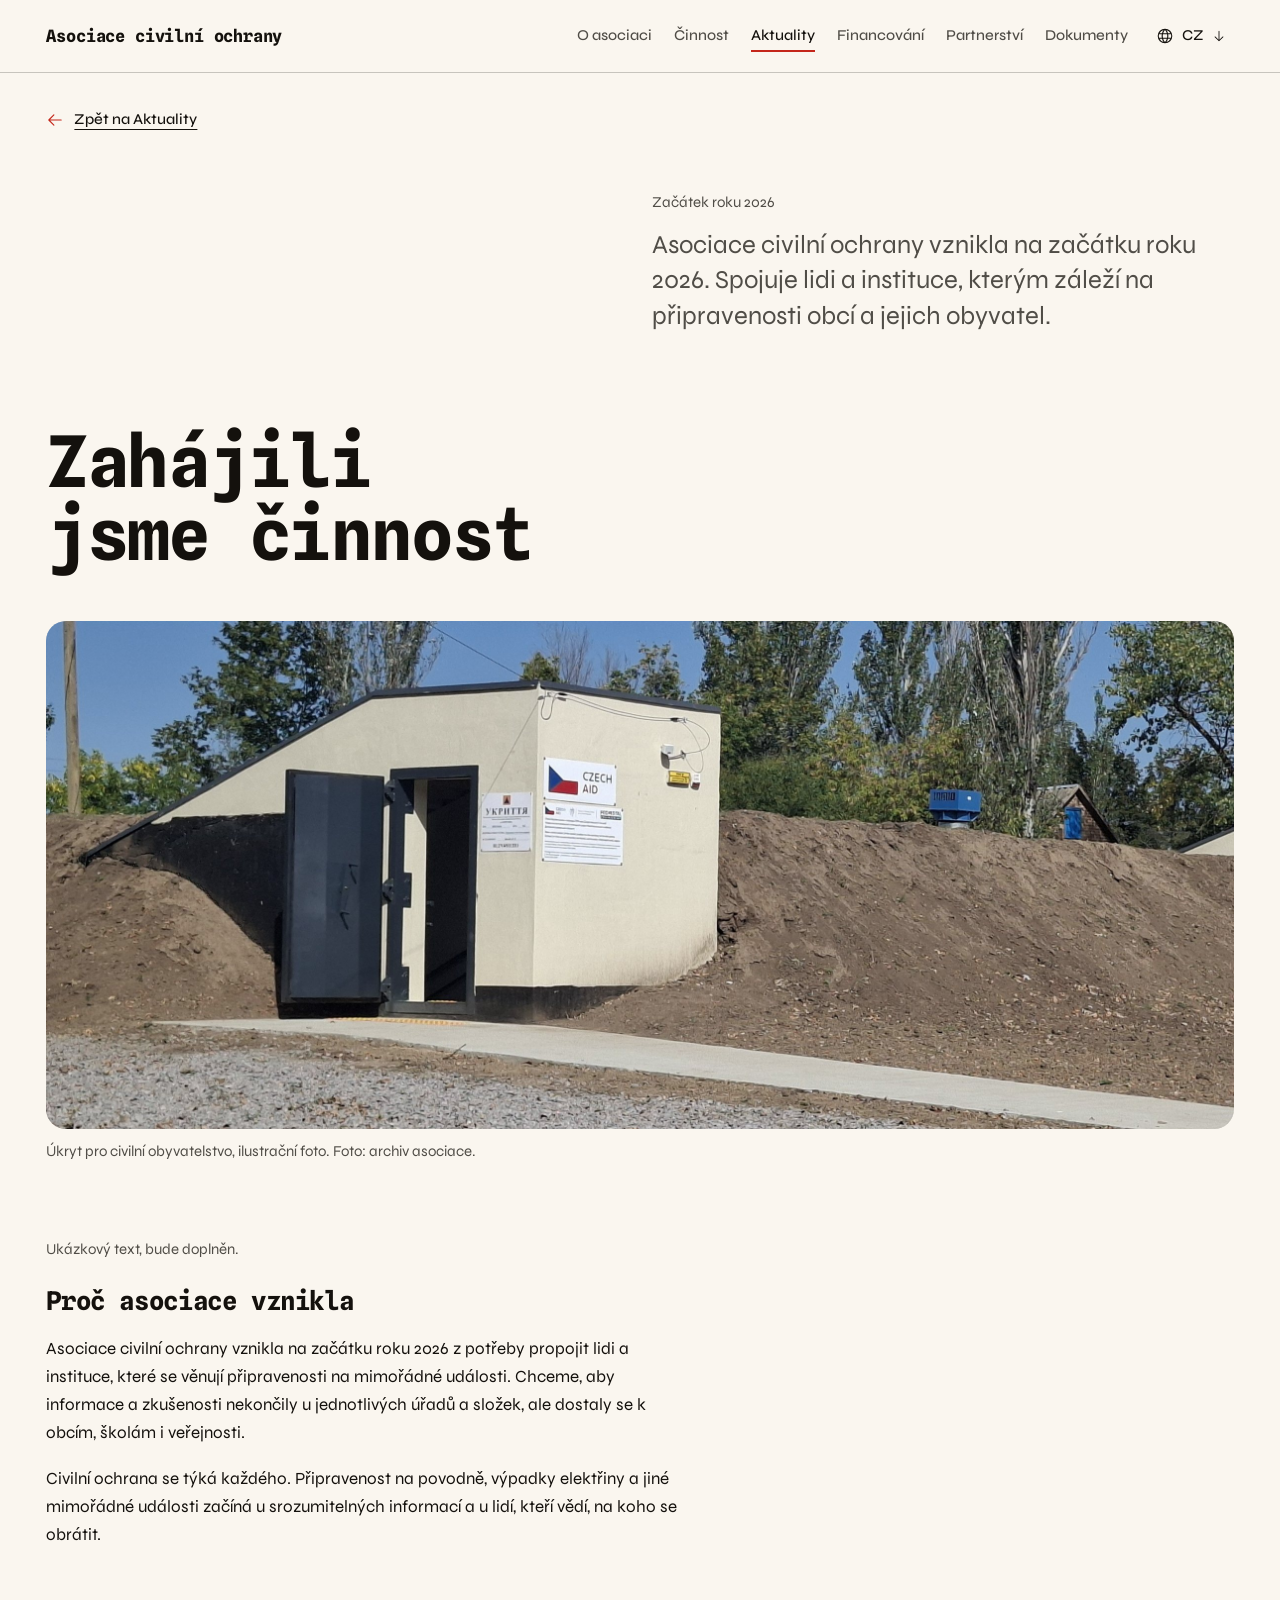
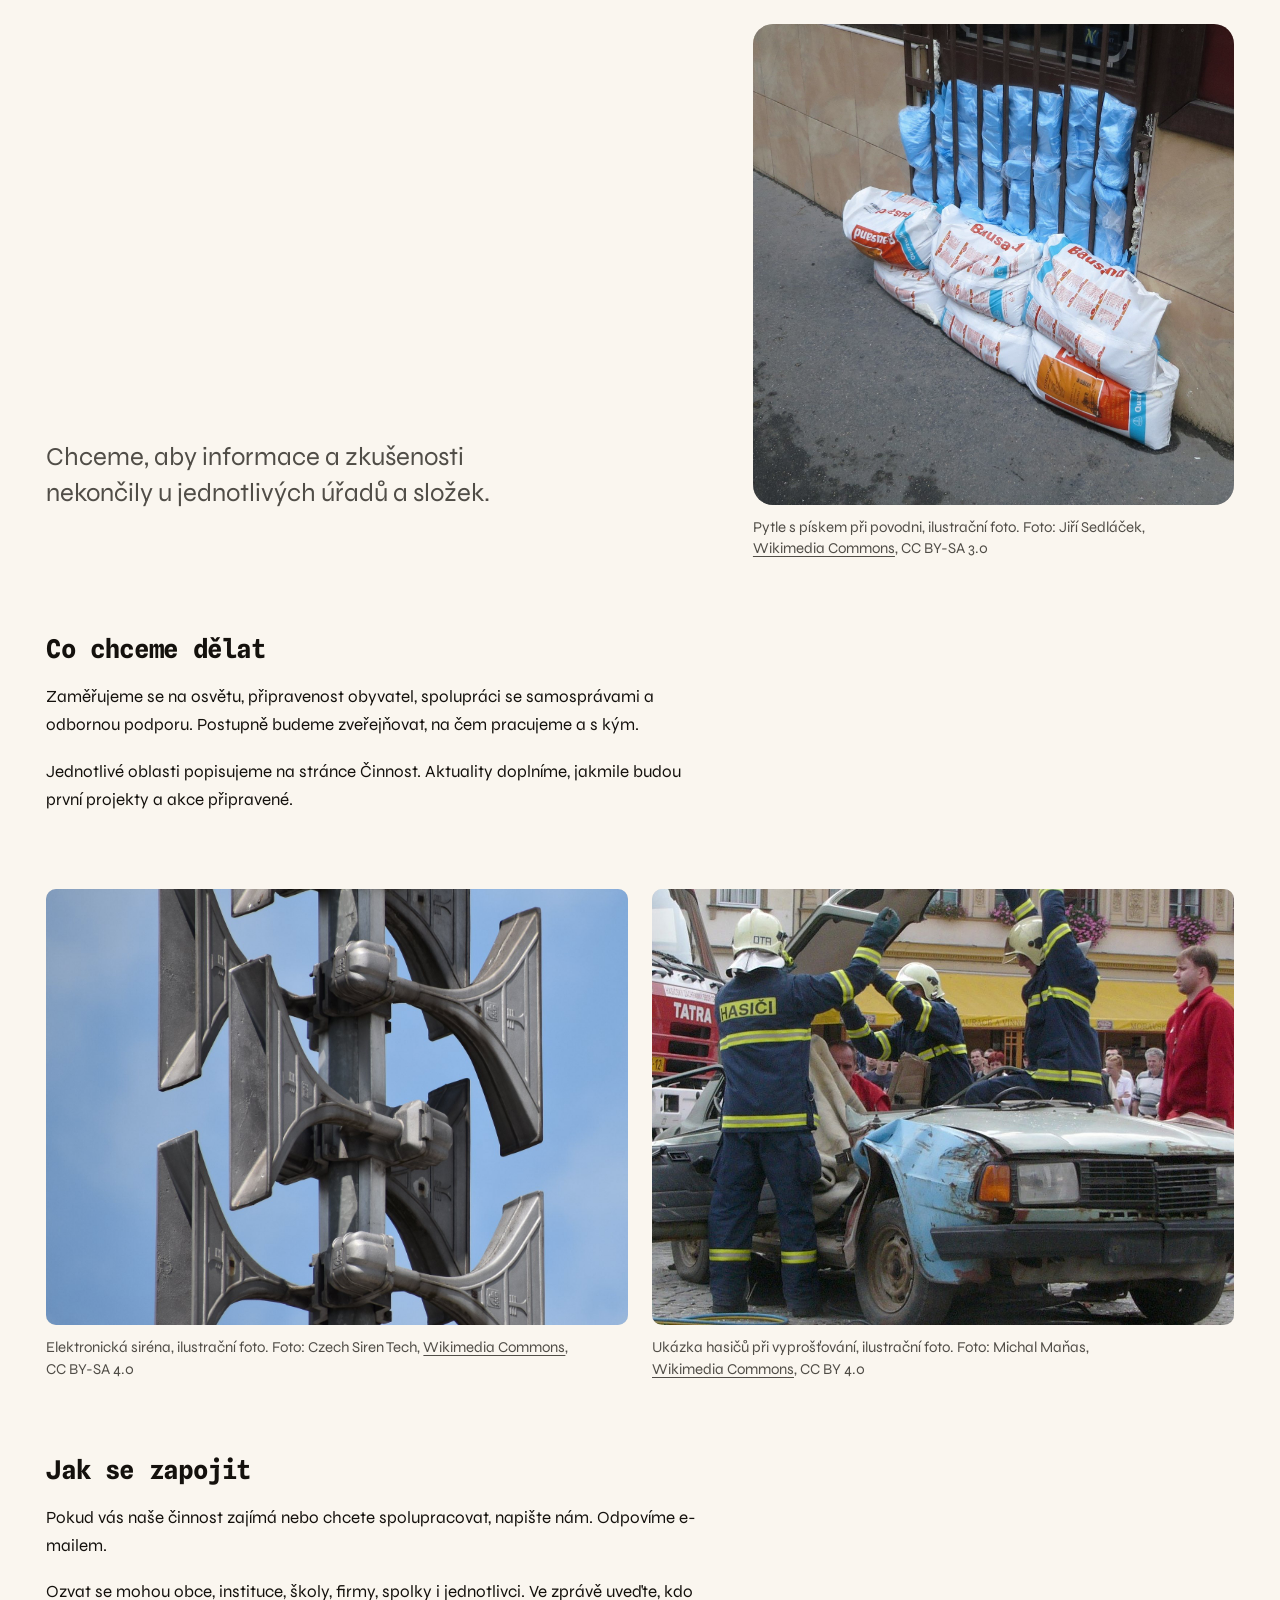
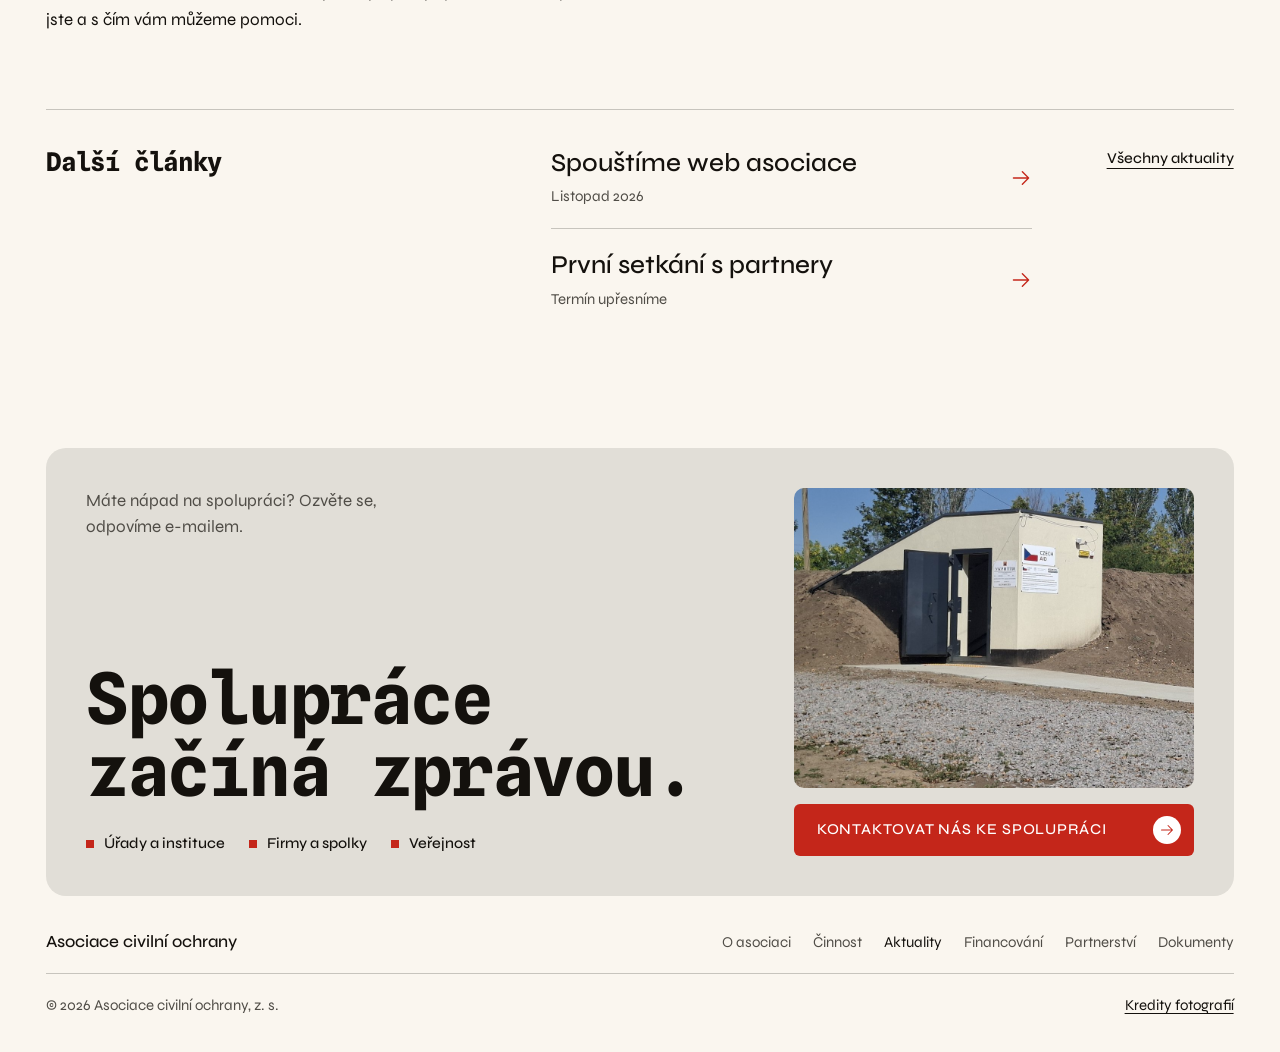
<file: web-plna-verze/clanek-zahajili-jsme-cinnost.html>
<!doctype html>
<html lang="cs">
<head>
  <meta charset="utf-8">
  <meta name="viewport" content="width=device-width, initial-scale=1">
  <title data-i18n="a1.mtitle">Zahájili jsme činnost | Asociace civilní ochrany</title>
  <meta name="description" content="Asociace civilní ochrany vznikla na začátku roku 2026. Proč vznikla, co chce dělat a jak se zapojit." data-i18n-attr="content:a1.desc">
  <meta name="theme-color" content="#FAF6EF">
  <link rel="preload" href="assets/fonts/SplineSansMono-Variable.ttf" as="font" type="font/ttf" crossorigin>
  <link rel="preload" href="assets/fonts/Syne-Variable.ttf" as="font" type="font/ttf" crossorigin>
  <link rel="icon" href="favicon.ico" sizes="16x16 32x32 48x48">
  <link rel="icon" href="assets/icons/icon-192.png" type="image/png" sizes="192x192">
  <link rel="apple-touch-icon" href="apple-touch-icon.png">
  <link rel="stylesheet" href="css/styles.css">
  <script>if(!matchMedia('(prefers-reduced-motion: reduce)').matches){document.documentElement.classList.add('js-enter');setTimeout(function(){document.documentElement.classList.remove('js-enter')},2500)}</script>
  <script src="js/i18n.js" defer></script>
  <script src="js/main.js" defer></script>
</head>
<body>
<a class="skip" href="#obsah"><span data-i18n="ui.skip">Přeskočit na obsah</span></a>

<header class="nav">
  <div class="wrap nav__bar">
    <a class="brand" href="index.html"><span data-i18n="ui.brand">Asociace civilní ochrany</span></a>
    <nav class="nav__links" aria-label="Hlavní navigace" data-i18n-attr="aria-label:ui.mainnav">
      <a href="o-asociaci.html"><span data-i18n="nav.about">O asociaci</span></a>
      <a href="cinnost.html"><span data-i18n="nav.areas">Činnost</span></a>
      <a href="aktuality.html" aria-current="true"><span data-i18n="nav.news">Aktuality</span></a>
      <a href="financovani.html"><span data-i18n="nav.funding">Financování</span></a>
      <a href="partnerstvi.html"><span data-i18n="nav.partners">Partnerství</span></a>
      <a href="dokumenty.html"><span data-i18n="nav.docs">Dokumenty</span></a>
    </nav>
    <div class="langdd lang--bar" data-langdd>
      <button class="langdd__btn" type="button" aria-haspopup="listbox" aria-expanded="false" aria-controls="langdd-bar" aria-label="Jazyk" data-i18n-attr="aria-label:ui.langgroup"><span class="ic ic--globe langdd__globe" aria-hidden="true"></span><span data-langdd-code>CZ</span><span class="ic ic--arrow-right langdd__caret" aria-hidden="true"></span></button>
      <ul class="langdd__list" id="langdd-bar" role="listbox" aria-label="Jazyk" data-i18n-attr="aria-label:ui.langgroup" hidden>
        <li class="langdd__opt" role="option" data-lang="cs" lang="cs" aria-selected="true" tabindex="-1">Čeština (CZ)</li>
        <li class="langdd__opt" role="option" data-lang="en" lang="en" aria-selected="false" tabindex="-1">English (EN)</li>
        <li class="langdd__opt" role="option" data-lang="pl" lang="pl" aria-selected="false" tabindex="-1">Polski (PL)</li>
        <li class="langdd__opt" role="option" data-lang="uk" lang="uk" aria-selected="false" tabindex="-1">Українська (UA)</li>
        <li class="langdd__opt" role="option" data-lang="fi" lang="fi" aria-selected="false" tabindex="-1">Suomi (FI)</li>
      </ul>
    </div>
    <a class="btn btn--primary nav__cta" href="kontakt.html" data-bar-cta><span data-i18n="nav.contact">Kontakt</span><span class="btn__arrow" aria-hidden="true"><span class="ic ic--arrow-right"></span></span></a>
    <button class="burger" type="button" aria-expanded="false" aria-controls="menu" data-burger aria-label="Otevřít menu" data-i18n-attr="aria-label:ui.menuOpen"><span></span><span></span></button>
  </div>
</header>

<div class="menu" id="menu" role="dialog" aria-modal="true" aria-label="Menu" data-i18n-attr="aria-label:ui.menu" data-menu>
  <div class="menu__top">
    <a class="brand" href="index.html" data-menu-link><span data-i18n="ui.brand">Asociace civilní ochrany</span></a>
    <button class="burger burger--close" type="button" data-menu-close aria-label="Zavřít menu" data-i18n-attr="aria-label:ui.menuClose"><span></span><span></span></button>
  </div>
  <ul class="menu__list">
    <li style="--i:0"><a href="o-asociaci.html" data-menu-link><span data-i18n="nav.about">O asociaci</span></a></li>
    <li style="--i:1"><a href="cinnost.html" data-menu-link><span data-i18n="nav.areas">Činnost</span></a></li>
    <li style="--i:2"><a href="aktuality.html" aria-current="true" data-menu-link><span data-i18n="nav.news">Aktuality</span></a></li>
    <li style="--i:3"><a href="financovani.html" data-menu-link><span data-i18n="nav.funding">Financování</span></a></li>
    <li style="--i:4"><a href="partnerstvi.html" data-menu-link><span data-i18n="nav.partners">Partnerství</span></a></li>
    <li style="--i:5"><a href="dokumenty.html" data-menu-link><span data-i18n="nav.docs">Dokumenty</span></a></li>
    <li style="--i:6"><a href="kontakt.html" data-menu-link><span data-i18n="nav.contact">Kontakt</span></a></li>
  </ul>
  <div class="menu__foot">
    <div class="langdd langdd--up" data-langdd>
      <button class="langdd__btn" type="button" aria-haspopup="listbox" aria-expanded="false" aria-controls="langdd-menu" aria-label="Jazyk" data-i18n-attr="aria-label:ui.langgroup"><span class="ic ic--globe langdd__globe" aria-hidden="true"></span><span data-langdd-code>CZ</span><span class="ic ic--arrow-right langdd__caret" aria-hidden="true"></span></button>
      <ul class="langdd__list" id="langdd-menu" role="listbox" aria-label="Jazyk" data-i18n-attr="aria-label:ui.langgroup" hidden>
        <li class="langdd__opt" role="option" data-lang="cs" lang="cs" aria-selected="true" tabindex="-1">Čeština (CZ)</li>
        <li class="langdd__opt" role="option" data-lang="en" lang="en" aria-selected="false" tabindex="-1">English (EN)</li>
        <li class="langdd__opt" role="option" data-lang="pl" lang="pl" aria-selected="false" tabindex="-1">Polski (PL)</li>
        <li class="langdd__opt" role="option" data-lang="uk" lang="uk" aria-selected="false" tabindex="-1">Українська (UA)</li>
        <li class="langdd__opt" role="option" data-lang="fi" lang="fi" aria-selected="false" tabindex="-1">Suomi (FI)</li>
      </ul>
    </div>
    <a class="btn btn--primary btn--block" href="kontakt.html" data-menu-link><span data-i18n="cta.contactFull">Kontaktovat nás ke spolupráci</span><span class="btn__arrow" aria-hidden="true"><span class="ic ic--arrow-right"></span></span></a>
  </div>
</div>

<main id="obsah">
  <article class="art" aria-labelledby="art-title">
    <div class="wrap">
      <header class="art__head">
        <a class="backlink" href="aktuality.html" data-hero="rise" data-hero-delay="0"><span class="ic ic--arrow-right" aria-hidden="true"></span><span data-i18n="art.back">Zpět na Aktuality</span></a>
        <h1 class="h1 art__title" id="art-title" data-hero="rise" data-hero-delay="160" data-i18n="news.leadt">Zahájili jsme činnost</h1>
        <div class="art__intro" data-hero="rise" data-hero-delay="80">
          <p class="meta" data-i18n="news.leaddate">Začátek roku 2026</p>
          <p class="art__lede" data-i18n="a1.lede">Asociace civilní ochrany vznikla na začátku roku 2026. Spojuje lidi a instituce, kterým záleží na připravenosti obcí a jejich obyvatel.</p>
        </div>
      </header>
      <figure class="art__lead">
        <div class="art__frame"><img src="assets/img/article-founding-shelter-21x9.jpg" width="2394" height="1026" decoding="async" style="--op: 30% 55%" fetchpriority="high" data-hero="media" data-hero-delay="240" alt="Zemí krytý úkryt s otevřenými ocelovými dveřmi a betonovým chodníkem" data-i18n-attr="alt:a1.alt1"></div>
        <figcaption class="cap"><span data-i18n="a1.cap1">Úkryt pro civilní obyvatelstvo, ilustrační foto. Foto: archiv asociace.</span></figcaption>
      </figure>
      <div class="art__body">
        <p class="art__note" data-i18n="art.note">Ukázkový text, bude doplněn.</p>
        <div class="art__group" data-reveal="rise" aria-labelledby="a1-h1">
          <h2 class="h3" id="a1-h1" data-i18n="a1.h1">Proč asociace vznikla</h2>
          <p data-i18n="a1.p11">Asociace civilní ochrany vznikla na začátku roku 2026 z potřeby propojit lidi a instituce, které se věnují připravenosti na mimořádné události. Chceme, aby informace a zkušenosti nekončily u jednotlivých úřadů a složek, ale dostaly se k obcím, školám i veřejnosti.</p>
          <p data-i18n="a1.p12">Civilní ochrana se týká každého. Připravenost na povodně, výpadky elektřiny a jiné mimořádné události začíná u srozumitelných informací a u lidí, kteří vědí, na koho se obrátit.</p>
        </div>
      </div>
      <div class="art__aside">
        <p class="art__pull" aria-hidden="true" data-reveal="rise" data-i18n="a1.pull">Chceme, aby informace a zkušenosti nekončily u jednotlivých úřadů a složek.</p>
        <figure class="art__fig">
          <div class="art__frame"><img src="assets/img/article-sandbags-1x1.jpg" width="1600" height="1600" decoding="async" style="--op: 50% 50%; --op-compact: 50% 55%" loading="lazy" data-reveal="media" data-reveal-delay="80" alt="Pytle s pískem chrání vchod do domu při povodni" data-i18n-attr="alt:a1.alt2"></div>
          <figcaption class="cap"><span data-i18n="a1.cap2">Pytle s pískem při povodni, ilustrační foto.</span> <span data-i18n="art.photo">Foto:</span> Jiří Sedláček, <a href="https://commons.wikimedia.org/wiki/File:Flood_in_Prague_2013,_sand_bags_at_Zenklova_street.JPG">Wikimedia Commons</a>, <span class="nowrap">CC BY-SA 3.0</span></figcaption>
        </figure>
      </div>
      <div class="art__body">
        <div class="art__group" data-reveal="rise" aria-labelledby="a1-h2">
          <h2 class="h3" id="a1-h2" data-i18n="a1.h2">Co chceme dělat</h2>
          <p data-i18n="a1.p21">Zaměřujeme se na osvětu, připravenost obyvatel, spolupráci se samosprávami a odbornou podporu. Postupně budeme zveřejňovat, na čem pracujeme a s kým.</p>
          <p data-i18n="a1.p22">Jednotlivé oblasti popisujeme na stránce Činnost. Aktuality doplníme, jakmile budou první projekty a akce připravené.</p>
        </div>
      </div>
      <div class="art__pair">
        <figure>
          <div class="art__frame"><img src="assets/img/article-siren-4x3.jpg" width="1600" height="1200" decoding="async" style="--op: 50% 50%" loading="lazy" data-reveal="media" data-reveal-delay="0" alt="Elektronická siréna s reproduktory na stožáru proti modré obloze" data-i18n-attr="alt:a1.alt3"></div>
          <figcaption class="cap"><span data-i18n="a1.cap3">Elektronická siréna, ilustrační foto.</span> <span data-i18n="art.photo">Foto:</span> Czech Siren Tech, <a href="https://commons.wikimedia.org/wiki/File:Elektronick%C3%A1_sir%C3%A9na_1500W_Slavon%C3%ADn.jpg">Wikimedia Commons</a>, <span class="nowrap">CC BY-SA 4.0</span></figcaption>
        </figure>
        <figure>
          <div class="art__frame"><img src="assets/img/article-education-demo-4x3.jpg" width="1144" height="858" decoding="async" style="--op: 50% 40%" loading="lazy" data-reveal="media" data-reveal-delay="80" alt="Hasiči vyprošťují figuranta z poškozeného auta při ukázce na náměstí" data-i18n-attr="alt:a1.alt4"></div>
          <figcaption class="cap"><span data-i18n="a1.cap4">Ukázka hasičů při vyprošťování, ilustrační foto.</span> <span data-i18n="art.photo">Foto:</span> Michal Maňas, <a href="https://commons.wikimedia.org/wiki/File:Hasici_1.jpg">Wikimedia Commons</a>, <span class="nowrap">CC BY 4.0</span></figcaption>
        </figure>
      </div>
      <div class="art__body">
        <div class="art__group" data-reveal="rise" aria-labelledby="a1-h3">
          <h2 class="h3" id="a1-h3" data-i18n="a1.h3">Jak se zapojit</h2>
          <p data-i18n="a1.p31">Pokud vás naše činnost zajímá nebo chcete spolupracovat, napište nám. Odpovíme e-mailem.</p>
          <p data-i18n="a1.p32">Ozvat se mohou obce, instituce, školy, firmy, spolky i jednotlivci. Ve zprávě uveďte, kdo jste a s čím vám můžeme pomoci.</p>
        </div>
      </div>
    </div>
  </article>
  <section class="wrap more" aria-labelledby="more-t">
    <div class="rule" data-reveal="sweep"></div>
    <div class="more__grid">
      <h2 class="h3 more__title" id="more-t" data-i18n="art.more">Další články</h2>
      <ul class="more__list">
          <li data-reveal="rise"><a class="more__row" href="clanek-spoustime-web.html"><span class="more__row-title" data-i18n="news.midt">Spouštíme web asociace</span><span class="meta" data-i18n="news.middate">Listopad 2026</span><span class="ic ic--arrow-right" aria-hidden="true"></span></a></li>
          <li data-reveal="rise"><a class="more__row" href="clanek-prvni-setkani.html"><span class="more__row-title" data-i18n="news.samplet">První setkání s partnery</span><span class="meta" data-i18n="news.sampledate">Termín upřesníme</span><span class="ic ic--arrow-right" aria-hidden="true"></span></a></li>
      </ul>
      <a class="more__all" href="aktuality.html"><span data-i18n="art.all">Všechny aktuality</span></a>
    </div>
  </section>
</main>

<footer class="foot">
  <div class="wrap">
    <div class="fpanel" data-reveal="rise">
      <div class="fpanel__main">
        <p class="fpanel__note" data-i18n="foot.note">Máte nápad na spolupráci? Ozvěte se, odpovíme e-mailem.</p>
        <h2 class="h1 fpanel__title"><span class="ln" data-i18n="foot.t1">Spolupráce</span><span class="ln" data-i18n="foot.t2">začíná zprávou.</span></h2>
        <ul class="ftags" aria-label="Pro koho" data-i18n-attr="aria-label:foot.tagslabel">
          <li class="ftag"><span class="sq" aria-hidden="true"></span><span data-i18n="foot.tag1">Úřady a instituce</span></li>
          <li class="ftag"><span class="sq" aria-hidden="true"></span><span data-i18n="foot.tag2">Firmy a spolky</span></li>
          <li class="ftag"><span class="sq" aria-hidden="true"></span><span data-i18n="foot.tag3">Veřejnost</span></li>
        </ul>
      </div>
      <div class="fpanel__side">
        <div class="frame fpanel__photo"><img src="assets/img/contact-shelter-22x25.jpg" width="1056" height="1200" decoding="async" data-reveal="media" alt="Vstup do úkrytu pro civilní obyvatelstvo pod zemním valem" data-i18n-attr="alt:foot.alt"></div>
        <a class="btn btn--primary btn--block" href="kontakt.html#formular"><span data-i18n="cta.contactFull">Kontaktovat nás ke spolupráci</span><span class="btn__arrow" aria-hidden="true"><span class="ic ic--arrow-right"></span></span></a>
      </div>
    </div>
    <div class="fbar" data-reveal="rise">
      <a class="brand brand--foot" href="index.html"><span data-i18n="ui.brand">Asociace civilní ochrany</span></a>
      <nav class="fbar__links" aria-label="Navigace v patičce" data-i18n-attr="aria-label:foot.navlabel">
        <a href="o-asociaci.html"><span data-i18n="nav.about">O asociaci</span></a>
        <a href="cinnost.html"><span data-i18n="nav.areas">Činnost</span></a>
        <a href="aktuality.html" aria-current="true"><span data-i18n="nav.news">Aktuality</span></a>
        <a href="financovani.html"><span data-i18n="nav.funding">Financování</span></a>
        <a href="partnerstvi.html"><span data-i18n="nav.partners">Partnerství</span></a>
        <a href="dokumenty.html"><span data-i18n="nav.docs">Dokumenty</span></a>
      </nav>
      <div class="fbar__meta">
        <span>© 2026 <span data-i18n="ui.brand">Asociace civilní ochrany</span>, z. s.</span>
        <button class="fbtn" type="button" data-dialog-open="kredity"><span data-i18n="foot.credits">Kredity fotografií</span></button>
      </div>
    </div>
  </div>
</footer>
<dialog class="dialog" id="kredity" aria-labelledby="kredity-title">
  <div class="dialog__head">
    <h2 class="h3" id="kredity-title" data-i18n="foot.credits">Kredity fotografií</h2>
    <button class="iconbtn" type="button" data-dialog-close aria-label="Zavřít" data-i18n-attr="aria-label:ui.close"><span class="ic ic--x" aria-hidden="true"></span></button>
  </div>
  <ul>
    <li><span data-i18n="credit.own">Úkryt pro civilní obyvatelstvo (úvod, aktuality, kontakt): archiv asociace, ilustrační snímek</span></li>
    <li><span data-i18n="credit.about">Cvičení IZS:</span> VendySol, <a href="https://commons.wikimedia.org/wiki/File:Cvi%C4%8Den%C3%AD_IZS.jpg">Wikimedia Commons</a>, CC BY-SA 4.0</li>
    <li><span data-i18n="credit.a1">Ukázka hasičů:</span> Michal Maňas, <a href="https://commons.wikimedia.org/wiki/File:Hasici_1.jpg">Wikimedia Commons</a>, CC BY 4.0</li>
    <li><span data-i18n="credit.a2">Povodeň v Praze 2013:</span> Jiří Sedláček, <a href="https://commons.wikimedia.org/wiki/File:Flood_in_Prague_2013,_sand_bags_at_Zenklova_street.JPG">Wikimedia Commons</a>, CC BY-SA 3.0</li>
    <li><span data-i18n="credit.a3">Elektronická siréna:</span> Czech Siren Tech, <a href="https://commons.wikimedia.org/wiki/File:Elektronick%C3%A1_sir%C3%A9na_1500W_Slavon%C3%ADn.jpg">Wikimedia Commons</a>, CC BY-SA 4.0</li>
    <li><span data-i18n="credit.a4">Nácvik s AED:</span> 1GNC Münster, <a href="https://commons.wikimedia.org/wiki/File:Green_Days_Medical_Training_Handorf_2013_(19263117066).jpg">Wikimedia Commons</a>, CC BY 2.0</li>
    <li><span data-i18n="credit.docs">Archivní regály:</span> Roman Deckert, <a href="https://commons.wikimedia.org/wiki/File:CICR-ICRC-WWII-files-Satigny-archive_RomanDeckert09062020.jpg">Wikimedia Commons</a>, CC BY-SA 4.0</li>
    <li><span data-i18n="credit.tools">Ikony: Phosphor Icons, MIT. Písma: Spline Sans Mono a Syne, pro azbuku JetBrains Mono a Montserrat, SIL Open Font License 1.1.</span></li> <!-- taste-skill-ignore: typeface name in photo credits -->
  </ul>
</dialog>
</body>
</html>
</file>
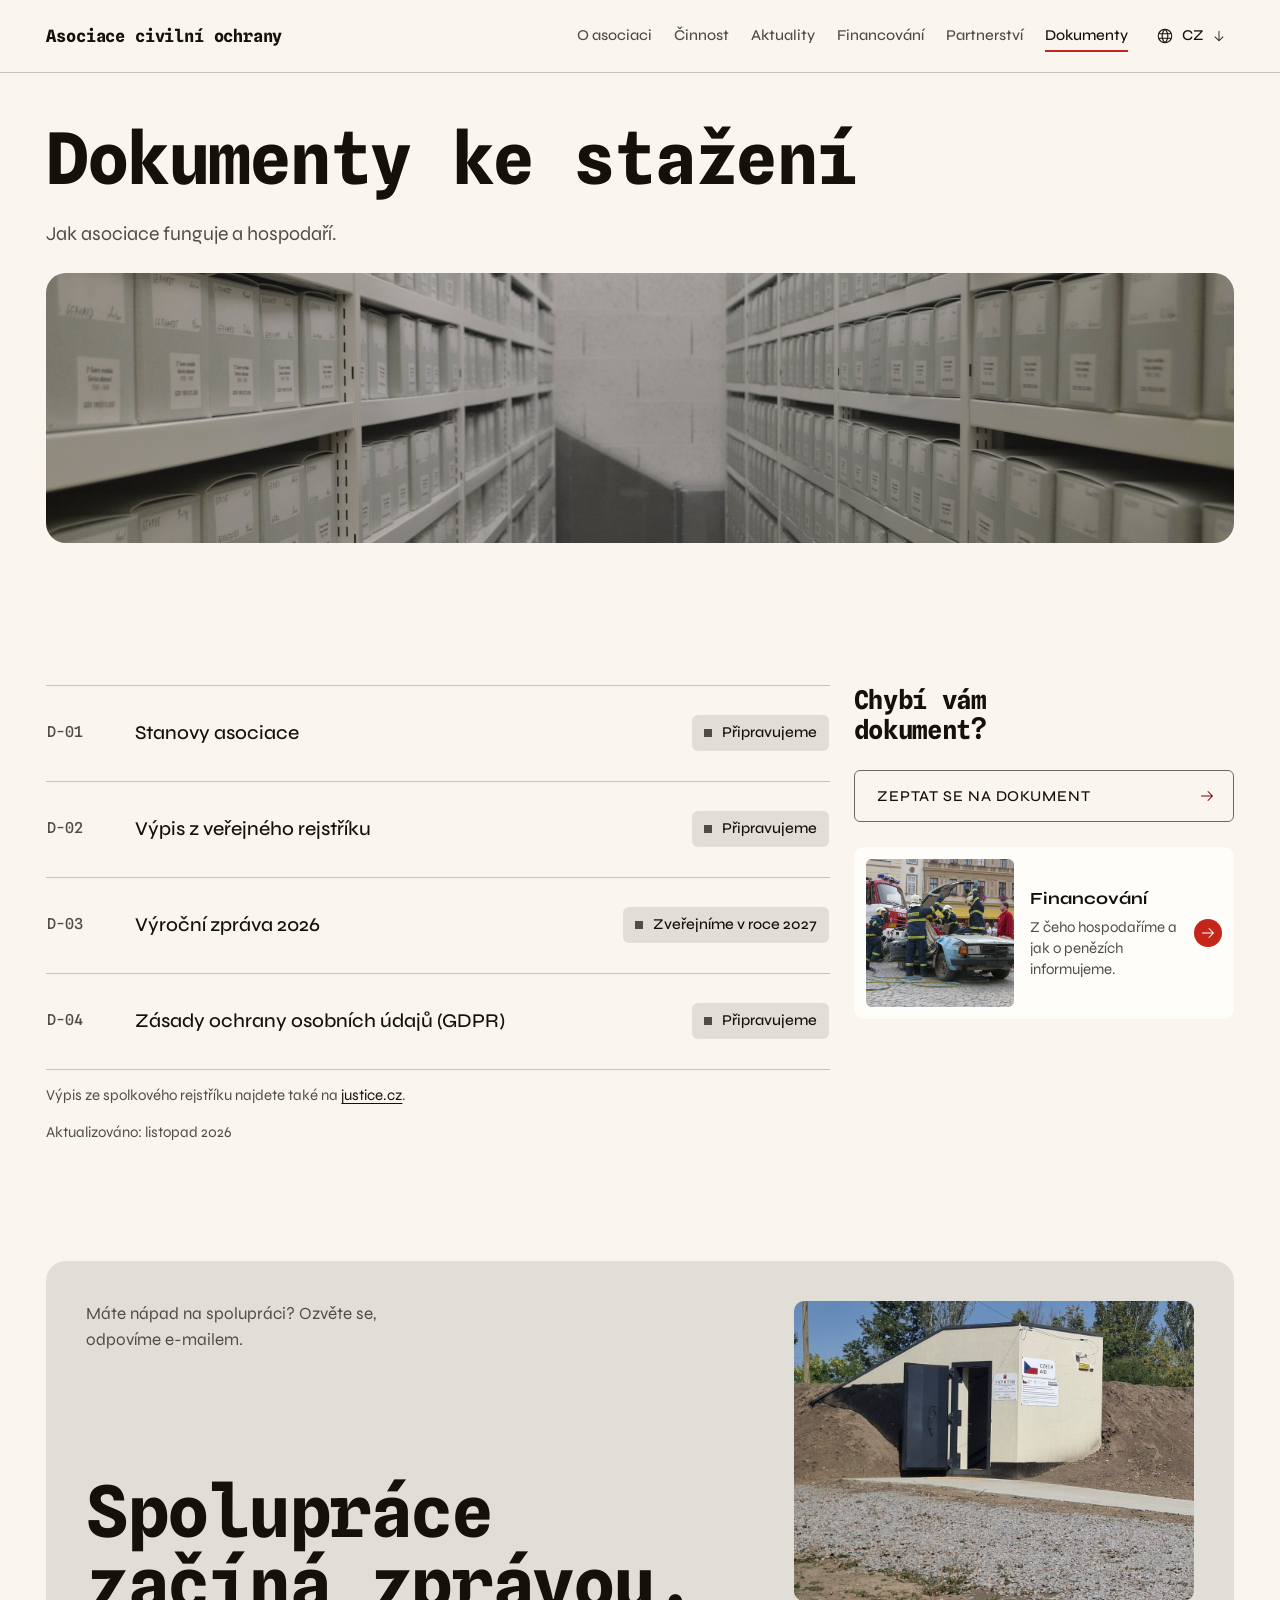
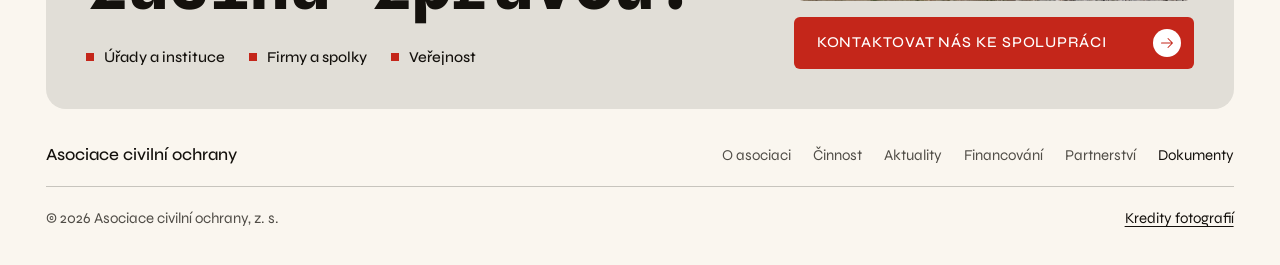
<file: web-plna-verze/dokumenty.html>
<!doctype html>
<html lang="cs">
<head>
  <meta charset="utf-8">
  <meta name="viewport" content="width=device-width, initial-scale=1">
  <title data-i18n="dmeta.title">Dokumenty | Asociace civilní ochrany</title>
  <meta name="description" content="Stanovy, výpis z rejstříku, výroční zprávy a zásady ochrany osobních údajů Asociace civilní ochrany." data-i18n-attr="content:dmeta.desc">
  <meta name="theme-color" content="#FAF6EF">
  <link rel="preload" href="assets/fonts/SplineSansMono-Variable.ttf" as="font" type="font/ttf" crossorigin>
  <link rel="preload" href="assets/fonts/Syne-Variable.ttf" as="font" type="font/ttf" crossorigin>
  <link rel="icon" href="favicon.ico" sizes="16x16 32x32 48x48">
  <link rel="icon" href="assets/icons/icon-192.png" type="image/png" sizes="192x192">
  <link rel="apple-touch-icon" href="apple-touch-icon.png">
  <link rel="stylesheet" href="css/styles.css">
  <script>if(!matchMedia('(prefers-reduced-motion: reduce)').matches){document.documentElement.classList.add('js-enter');setTimeout(function(){document.documentElement.classList.remove('js-enter')},2500)}</script>
  <script src="js/i18n.js" defer></script>
  <script src="js/main.js" defer></script>
</head>
<body>
<a class="skip" href="#obsah"><span data-i18n="ui.skip">Přeskočit na obsah</span></a>

<header class="nav">
  <div class="wrap nav__bar">
    <a class="brand" href="index.html"><span data-i18n="ui.brand">Asociace civilní ochrany</span></a>
    <nav class="nav__links" aria-label="Hlavní navigace" data-i18n-attr="aria-label:ui.mainnav">
      <a href="o-asociaci.html"><span data-i18n="nav.about">O asociaci</span></a>
      <a href="cinnost.html"><span data-i18n="nav.areas">Činnost</span></a>
      <a href="aktuality.html"><span data-i18n="nav.news">Aktuality</span></a>
      <a href="financovani.html"><span data-i18n="nav.funding">Financování</span></a>
      <a href="partnerstvi.html"><span data-i18n="nav.partners">Partnerství</span></a>
      <a href="dokumenty.html" aria-current="page"><span data-i18n="nav.docs">Dokumenty</span></a>
    </nav>
    <div class="langdd lang--bar" data-langdd>
      <button class="langdd__btn" type="button" aria-haspopup="listbox" aria-expanded="false" aria-controls="langdd-bar" aria-label="Jazyk" data-i18n-attr="aria-label:ui.langgroup"><span class="ic ic--globe langdd__globe" aria-hidden="true"></span><span data-langdd-code>CZ</span><span class="ic ic--arrow-right langdd__caret" aria-hidden="true"></span></button>
      <ul class="langdd__list" id="langdd-bar" role="listbox" aria-label="Jazyk" data-i18n-attr="aria-label:ui.langgroup" hidden>
        <li class="langdd__opt" role="option" data-lang="cs" lang="cs" aria-selected="true" tabindex="-1">Čeština (CZ)</li>
        <li class="langdd__opt" role="option" data-lang="en" lang="en" aria-selected="false" tabindex="-1">English (EN)</li>
        <li class="langdd__opt" role="option" data-lang="pl" lang="pl" aria-selected="false" tabindex="-1">Polski (PL)</li>
        <li class="langdd__opt" role="option" data-lang="uk" lang="uk" aria-selected="false" tabindex="-1">Українська (UA)</li>
        <li class="langdd__opt" role="option" data-lang="fi" lang="fi" aria-selected="false" tabindex="-1">Suomi (FI)</li>
      </ul>
    </div>
    <a class="btn btn--primary nav__cta" href="kontakt.html" data-bar-cta><span data-i18n="nav.contact">Kontakt</span><span class="btn__arrow" aria-hidden="true"><span class="ic ic--arrow-right"></span></span></a>
    <button class="burger" type="button" aria-expanded="false" aria-controls="menu" data-burger aria-label="Otevřít menu" data-i18n-attr="aria-label:ui.menuOpen"><span></span><span></span></button>
  </div>
</header>

<div class="menu" id="menu" role="dialog" aria-modal="true" aria-label="Menu" data-i18n-attr="aria-label:ui.menu" data-menu>
  <div class="menu__top">
    <a class="brand" href="index.html" data-menu-link><span data-i18n="ui.brand">Asociace civilní ochrany</span></a>
    <button class="burger burger--close" type="button" data-menu-close aria-label="Zavřít menu" data-i18n-attr="aria-label:ui.menuClose"><span></span><span></span></button>
  </div>
  <ul class="menu__list">
    <li style="--i:0"><a href="o-asociaci.html" data-menu-link><span data-i18n="nav.about">O asociaci</span></a></li>
    <li style="--i:1"><a href="cinnost.html" data-menu-link><span data-i18n="nav.areas">Činnost</span></a></li>
    <li style="--i:2"><a href="aktuality.html" data-menu-link><span data-i18n="nav.news">Aktuality</span></a></li>
    <li style="--i:3"><a href="financovani.html" data-menu-link><span data-i18n="nav.funding">Financování</span></a></li>
    <li style="--i:4"><a href="partnerstvi.html" data-menu-link><span data-i18n="nav.partners">Partnerství</span></a></li>
    <li style="--i:5"><a href="dokumenty.html" aria-current="page" data-menu-link><span data-i18n="nav.docs">Dokumenty</span></a></li>
    <li style="--i:6"><a href="kontakt.html" data-menu-link><span data-i18n="nav.contact">Kontakt</span></a></li>
  </ul>
  <div class="menu__foot">
    <div class="langdd langdd--up" data-langdd>
      <button class="langdd__btn" type="button" aria-haspopup="listbox" aria-expanded="false" aria-controls="langdd-menu" aria-label="Jazyk" data-i18n-attr="aria-label:ui.langgroup"><span class="ic ic--globe langdd__globe" aria-hidden="true"></span><span data-langdd-code>CZ</span><span class="ic ic--arrow-right langdd__caret" aria-hidden="true"></span></button>
      <ul class="langdd__list" id="langdd-menu" role="listbox" aria-label="Jazyk" data-i18n-attr="aria-label:ui.langgroup" hidden>
        <li class="langdd__opt" role="option" data-lang="cs" lang="cs" aria-selected="true" tabindex="-1">Čeština (CZ)</li>
        <li class="langdd__opt" role="option" data-lang="en" lang="en" aria-selected="false" tabindex="-1">English (EN)</li>
        <li class="langdd__opt" role="option" data-lang="pl" lang="pl" aria-selected="false" tabindex="-1">Polski (PL)</li>
        <li class="langdd__opt" role="option" data-lang="uk" lang="uk" aria-selected="false" tabindex="-1">Українська (UA)</li>
        <li class="langdd__opt" role="option" data-lang="fi" lang="fi" aria-selected="false" tabindex="-1">Suomi (FI)</li>
      </ul>
    </div>
    <a class="btn btn--primary btn--block" href="kontakt.html" data-menu-link><span data-i18n="cta.contactFull">Kontaktovat nás ke spolupráci</span><span class="btn__arrow" aria-hidden="true"><span class="ic ic--arrow-right"></span></span></a>
  </div>
</div>

<main id="obsah">
  <div class="wrap">
    <header class="ph ph--hero" aria-labelledby="docs-title">
      <div class="ph__row">
        <h1 class="h1" data-hero="rise" id="docs-title"><span data-i18n="docs.t">Dokumenty ke stažení</span></h1>
      </div>
      <div class="ph__body">
        <p class="ph__lede" data-hero="rise" data-i18n="docs.lede">Jak asociace funguje a hospodaří.</p>
      </div>
      <div class="frame ph__media"><img src="assets/img/documents-archive.jpg" width="2100" height="1500" fetchpriority="high" style="object-position: 50% 50%" data-hero="media" alt="Archivní regály s krabicemi po obou stranách uličky" data-i18n-attr="alt:docs.alt"></div>
    </header>
  </div>
  <section class="wrap docs" aria-label="Seznam dokumentů" data-i18n-attr="aria-label:docs.listlabel">
    <div class="docs__main">
      <table class="dtable">
        <caption class="visually-hidden" data-i18n="docs.listlabel">Seznam dokumentů</caption>
        <tbody>
          <tr data-reveal="rise" data-reveal-step="60"><td class="dtable__code">D-01</td><th scope="row" data-i18n="docs.d1">Stanovy asociace</th><td><span class="status"><span class="sq sq--muted" aria-hidden="true"></span><span data-i18n="docs.prep">Připravujeme</span></span></td></tr>
          <tr data-reveal="rise" data-reveal-step="60"><td class="dtable__code">D-02</td><th scope="row" data-i18n="docs.d2">Výpis z veřejného rejstříku</th><td><span class="status"><span class="sq sq--muted" aria-hidden="true"></span><span data-i18n="docs.prep">Připravujeme</span></span></td></tr>
          <tr data-reveal="rise" data-reveal-step="60"><td class="dtable__code">D-03</td><th scope="row" data-i18n="docs.d3">Výroční zpráva 2026</th><td><span class="status"><span class="sq sq--muted" aria-hidden="true"></span><span data-i18n="docs.d3when">Zveřejníme v roce 2027</span></span></td></tr>
          <tr data-reveal="rise" data-reveal-step="60"><td class="dtable__code">D-04</td><th scope="row" data-i18n="docs.d4">Zásady ochrany osobních údajů (GDPR)</th><td><span class="status"><span class="sq sq--muted" aria-hidden="true"></span><span data-i18n="docs.prep">Připravujeme</span></span></td></tr>
        </tbody>
      </table>
      <p class="docs__note"><span data-i18n="docs.n1">Výpis ze spolkového rejstříku najdete také na</span> <a href="https://or.justice.cz/">justice.cz</a>.</p>
      <p class="docs__note" data-i18n="docs.n3">Aktualizováno: listopad 2026</p>
    </div>
    <aside class="docs__aside" aria-label="Dotaz na dokument" data-i18n-attr="aria-label:docs.asklabel">
      <div data-reveal="rise">
        <h2 class="h3"><span class="ln" data-i18n="docs.n2a">Chybí vám</span><span class="ln" data-i18n="docs.n2b">dokument?</span></h2>
      </div>
      <a class="btn btn--secondary btn--block" href="kontakt.html?tema=jine" data-reveal="rise"><span data-i18n="docs.cta">Zeptat se na dokument</span><span class="btn__arrow" aria-hidden="true"><span class="ic ic--arrow-right"></span></span></a>
      <a class="card xlink" href="financovani.html" data-reveal="rise"><span class="frame xlink__photo"><img src="assets/img/thumb-activity.jpg" width="1000" height="1000" alt="" decoding="async"></span><span class="xlink__text"><span class="xlink__title" data-i18n="nav.funding">Financování</span><span class="xlink__desc" data-i18n="docs.xlink">Z čeho hospodaříme a jak o penězích informujeme.</span></span><span class="sp__go" aria-hidden="true"><span class="ic ic--arrow-right"></span></span></a>
    </aside>
  </section>
</main>

<footer class="foot">
  <div class="wrap">
    <div class="fpanel" data-reveal="rise">
      <div class="fpanel__main">
        <p class="fpanel__note" data-i18n="foot.note">Máte nápad na spolupráci? Ozvěte se, odpovíme e-mailem.</p>
        <h2 class="h1 fpanel__title"><span class="ln" data-i18n="foot.t1">Spolupráce</span><span class="ln" data-i18n="foot.t2">začíná zprávou.</span></h2>
        <ul class="ftags" aria-label="Pro koho" data-i18n-attr="aria-label:foot.tagslabel">
          <li class="ftag"><span class="sq" aria-hidden="true"></span><span data-i18n="foot.tag1">Úřady a instituce</span></li>
          <li class="ftag"><span class="sq" aria-hidden="true"></span><span data-i18n="foot.tag2">Firmy a spolky</span></li>
          <li class="ftag"><span class="sq" aria-hidden="true"></span><span data-i18n="foot.tag3">Veřejnost</span></li>
        </ul>
      </div>
      <div class="fpanel__side">
        <div class="frame fpanel__photo"><img src="assets/img/contact-shelter-22x25.jpg" width="1056" height="1200" decoding="async" data-reveal="media" alt="Vstup do úkrytu pro civilní obyvatelstvo pod zemním valem" data-i18n-attr="alt:foot.alt"></div>
        <a class="btn btn--primary btn--block" href="kontakt.html"><span data-i18n="cta.contactFull">Kontaktovat nás ke spolupráci</span><span class="btn__arrow" aria-hidden="true"><span class="ic ic--arrow-right"></span></span></a>
      </div>
    </div>
    <div class="fbar" data-reveal="rise">
      <a class="brand brand--foot" href="index.html"><span data-i18n="ui.brand">Asociace civilní ochrany</span></a>
      <nav class="fbar__links" aria-label="Navigace v patičce" data-i18n-attr="aria-label:foot.navlabel">
        <a href="o-asociaci.html"><span data-i18n="nav.about">O asociaci</span></a>
        <a href="cinnost.html"><span data-i18n="nav.areas">Činnost</span></a>
        <a href="aktuality.html"><span data-i18n="nav.news">Aktuality</span></a>
        <a href="financovani.html"><span data-i18n="nav.funding">Financování</span></a>
        <a href="partnerstvi.html"><span data-i18n="nav.partners">Partnerství</span></a>
        <a href="dokumenty.html" aria-current="page"><span data-i18n="nav.docs">Dokumenty</span></a>
      </nav>
      <div class="fbar__meta">
        <span>© 2026 <span data-i18n="ui.brand">Asociace civilní ochrany</span>, z. s.</span>
        <button class="fbtn" type="button" data-dialog-open="kredity"><span data-i18n="foot.credits">Kredity fotografií</span></button>
      </div>
    </div>
  </div>
</footer>
<dialog class="dialog" id="kredity" aria-labelledby="kredity-title">
  <div class="dialog__head">
    <h2 class="h3" id="kredity-title" data-i18n="foot.credits">Kredity fotografií</h2>
    <button class="iconbtn" type="button" data-dialog-close aria-label="Zavřít" data-i18n-attr="aria-label:ui.close"><span class="ic ic--x" aria-hidden="true"></span></button>
  </div>
  <ul>
    <li><span data-i18n="credit.own">Úkryt pro civilní obyvatelstvo (úvod, aktuality, kontakt): archiv asociace, ilustrační snímek</span></li>
    <li><span data-i18n="credit.about">Cvičení IZS:</span> VendySol, <a href="https://commons.wikimedia.org/wiki/File:Cvi%C4%8Den%C3%AD_IZS.jpg">Wikimedia Commons</a>, CC BY-SA 4.0</li>
    <li><span data-i18n="credit.a1">Ukázka hasičů:</span> Michal Maňas, <a href="https://commons.wikimedia.org/wiki/File:Hasici_1.jpg">Wikimedia Commons</a>, CC BY 4.0</li>
    <li><span data-i18n="credit.a2">Povodeň v Praze 2013:</span> Jiří Sedláček, <a href="https://commons.wikimedia.org/wiki/File:Flood_in_Prague_2013,_sand_bags_at_Zenklova_street.JPG">Wikimedia Commons</a>, CC BY-SA 3.0</li>
    <li><span data-i18n="credit.a3">Elektronická siréna:</span> Czech Siren Tech, <a href="https://commons.wikimedia.org/wiki/File:Elektronick%C3%A1_sir%C3%A9na_1500W_Slavon%C3%ADn.jpg">Wikimedia Commons</a>, CC BY-SA 4.0</li>
    <li><span data-i18n="credit.a4">Nácvik s AED:</span> 1GNC Münster, <a href="https://commons.wikimedia.org/wiki/File:Green_Days_Medical_Training_Handorf_2013_(19263117066).jpg">Wikimedia Commons</a>, CC BY 2.0</li>
    <li><span data-i18n="credit.docs">Archivní regály:</span> Roman Deckert, <a href="https://commons.wikimedia.org/wiki/File:CICR-ICRC-WWII-files-Satigny-archive_RomanDeckert09062020.jpg">Wikimedia Commons</a>, CC BY-SA 4.0</li>
    <li><span data-i18n="credit.tools">Ikony: Phosphor Icons, MIT. Písma: Spline Sans Mono a Syne, pro azbuku JetBrains Mono a Montserrat, SIL Open Font License 1.1.</span></li> <!-- taste-skill-ignore: typeface name in photo credits -->
  </ul>
</dialog>
</body>
</html>
</file>
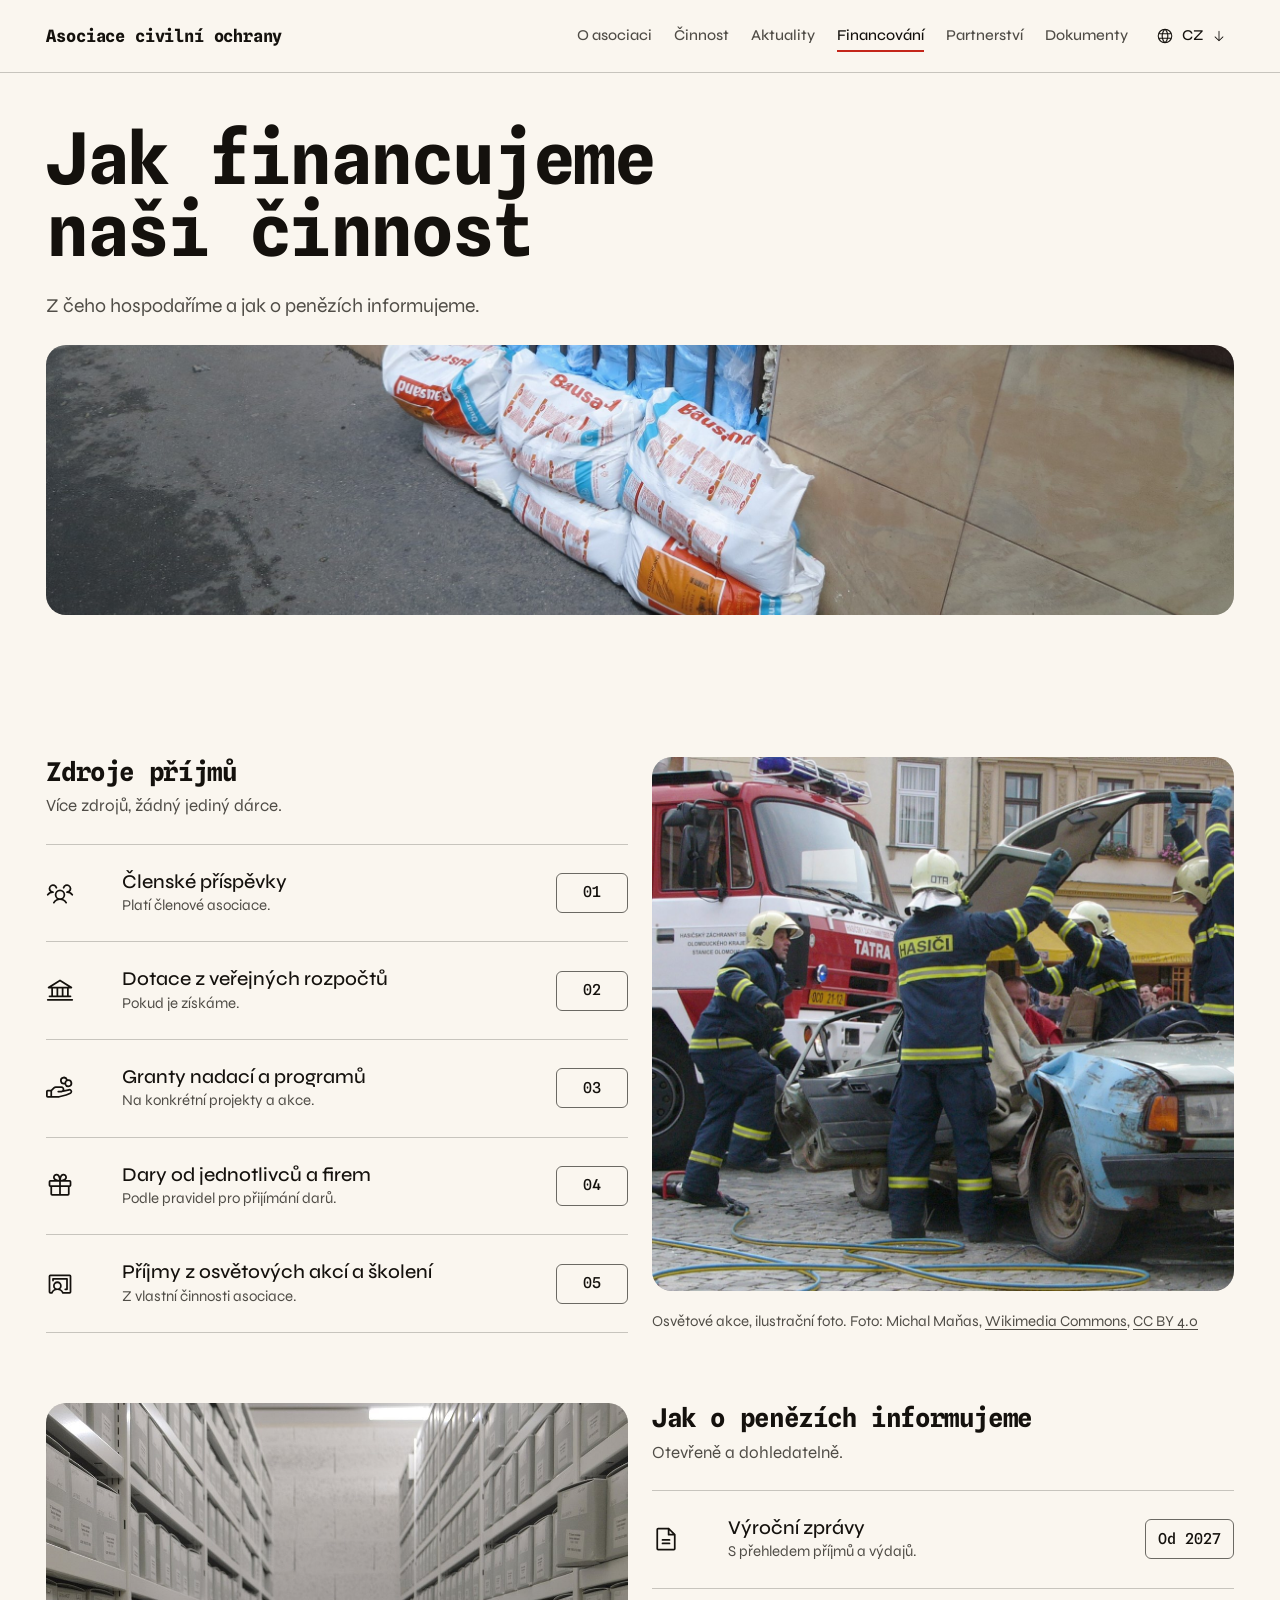
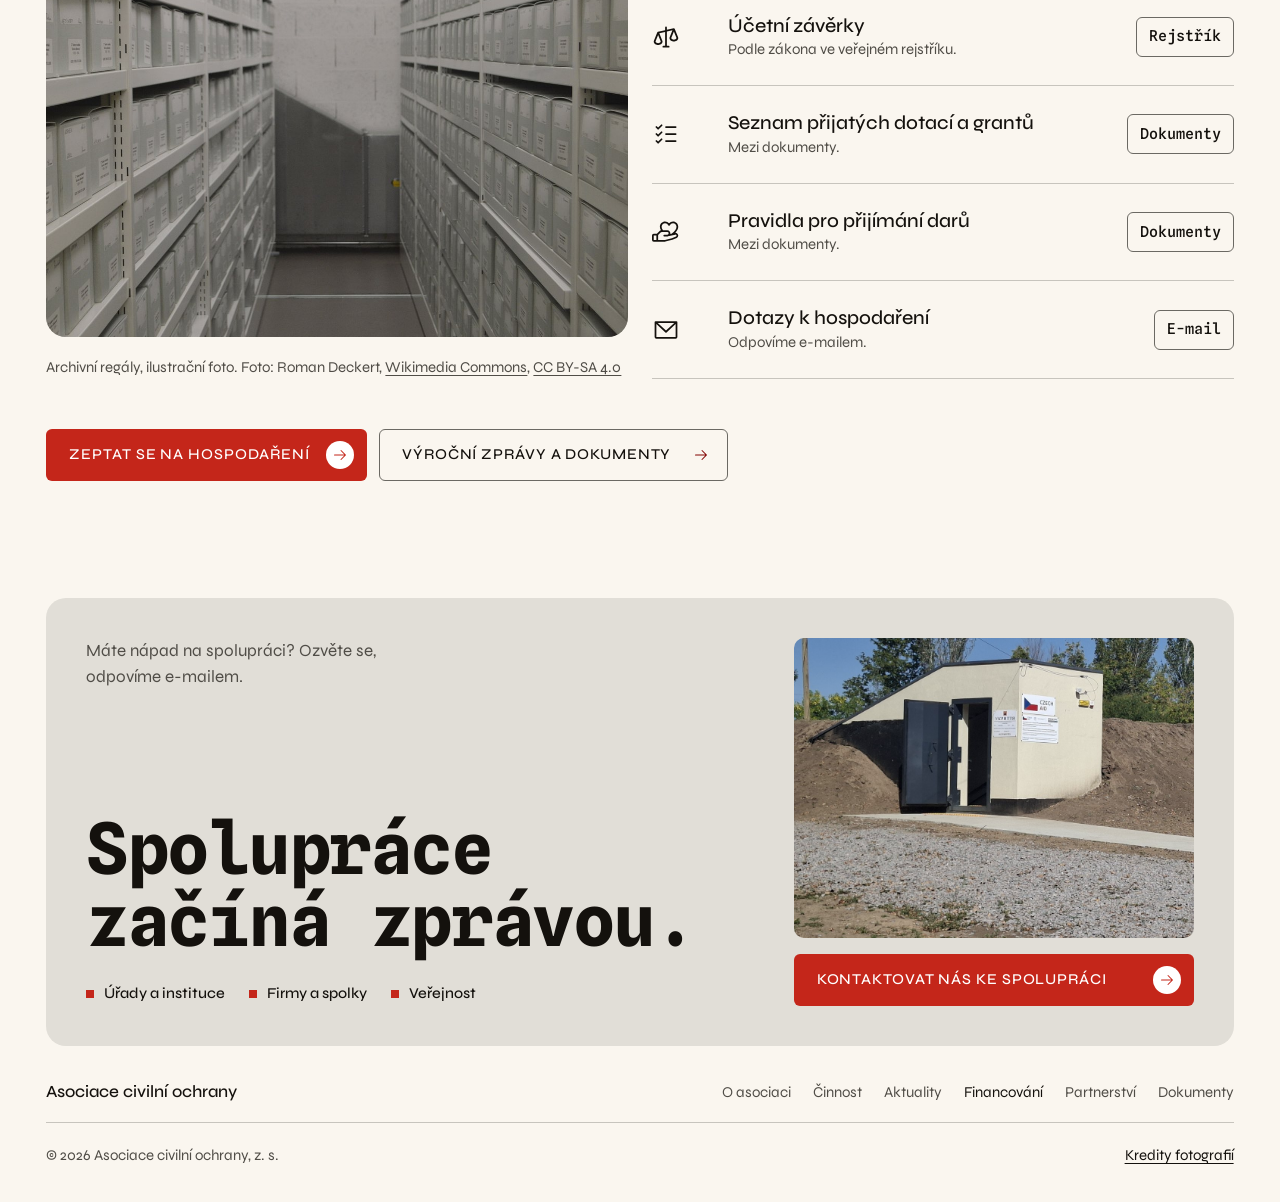
<file: web-plna-verze/financovani.html>
<!doctype html>
<html lang="cs">
<head>
  <meta charset="utf-8">
  <meta name="viewport" content="width=device-width, initial-scale=1">
  <title data-i18n="fmeta.title">Financování | Asociace civilní ochrany</title>
  <meta name="description" content="Z čeho Asociace civilní ochrany hospodaří a jak o penězích informuje." data-i18n-attr="content:fmeta.desc">
  <meta name="theme-color" content="#FAF6EF">
  <link rel="preload" href="assets/fonts/SplineSansMono-Variable.ttf" as="font" type="font/ttf" crossorigin>
  <link rel="preload" href="assets/fonts/Syne-Variable.ttf" as="font" type="font/ttf" crossorigin>
  <link rel="icon" href="favicon.ico" sizes="16x16 32x32 48x48">
  <link rel="icon" href="assets/icons/icon-192.png" type="image/png" sizes="192x192">
  <link rel="apple-touch-icon" href="apple-touch-icon.png">
  <link rel="stylesheet" href="css/styles.css">
  <script>if(!matchMedia('(prefers-reduced-motion: reduce)').matches){document.documentElement.classList.add('js-enter');setTimeout(function(){document.documentElement.classList.remove('js-enter')},2500)}</script>
  <script src="js/i18n.js" defer></script>
  <script src="js/main.js" defer></script>
</head>
<body>
<a class="skip" href="#obsah"><span data-i18n="ui.skip">Přeskočit na obsah</span></a>

<header class="nav">
  <div class="wrap nav__bar">
    <a class="brand" href="index.html"><span data-i18n="ui.brand">Asociace civilní ochrany</span></a>
    <nav class="nav__links" aria-label="Hlavní navigace" data-i18n-attr="aria-label:ui.mainnav">
      <a href="o-asociaci.html"><span data-i18n="nav.about">O asociaci</span></a>
      <a href="cinnost.html"><span data-i18n="nav.areas">Činnost</span></a>
      <a href="aktuality.html"><span data-i18n="nav.news">Aktuality</span></a>
      <a href="financovani.html" aria-current="page"><span data-i18n="nav.funding">Financování</span></a>
      <a href="partnerstvi.html"><span data-i18n="nav.partners">Partnerství</span></a>
      <a href="dokumenty.html"><span data-i18n="nav.docs">Dokumenty</span></a>
    </nav>
    <div class="langdd lang--bar" data-langdd>
      <button class="langdd__btn" type="button" aria-haspopup="listbox" aria-expanded="false" aria-controls="langdd-bar" aria-label="Jazyk" data-i18n-attr="aria-label:ui.langgroup"><span class="ic ic--globe langdd__globe" aria-hidden="true"></span><span data-langdd-code>CZ</span><span class="ic ic--arrow-right langdd__caret" aria-hidden="true"></span></button>
      <ul class="langdd__list" id="langdd-bar" role="listbox" aria-label="Jazyk" data-i18n-attr="aria-label:ui.langgroup" hidden>
        <li class="langdd__opt" role="option" data-lang="cs" lang="cs" aria-selected="true" tabindex="-1">Čeština (CZ)</li>
        <li class="langdd__opt" role="option" data-lang="en" lang="en" aria-selected="false" tabindex="-1">English (EN)</li>
        <li class="langdd__opt" role="option" data-lang="pl" lang="pl" aria-selected="false" tabindex="-1">Polski (PL)</li>
        <li class="langdd__opt" role="option" data-lang="uk" lang="uk" aria-selected="false" tabindex="-1">Українська (UA)</li>
        <li class="langdd__opt" role="option" data-lang="fi" lang="fi" aria-selected="false" tabindex="-1">Suomi (FI)</li>
      </ul>
    </div>
    <a class="btn btn--primary nav__cta" href="kontakt.html" data-bar-cta><span data-i18n="nav.contact">Kontakt</span><span class="btn__arrow" aria-hidden="true"><span class="ic ic--arrow-right"></span></span></a>
    <button class="burger" type="button" aria-expanded="false" aria-controls="menu" data-burger aria-label="Otevřít menu" data-i18n-attr="aria-label:ui.menuOpen"><span></span><span></span></button>
  </div>
</header>

<div class="menu" id="menu" role="dialog" aria-modal="true" aria-label="Menu" data-i18n-attr="aria-label:ui.menu" data-menu>
  <div class="menu__top">
    <a class="brand" href="index.html" data-menu-link><span data-i18n="ui.brand">Asociace civilní ochrany</span></a>
    <button class="burger burger--close" type="button" data-menu-close aria-label="Zavřít menu" data-i18n-attr="aria-label:ui.menuClose"><span></span><span></span></button>
  </div>
  <ul class="menu__list">
    <li style="--i:0"><a href="o-asociaci.html" data-menu-link><span data-i18n="nav.about">O asociaci</span></a></li>
    <li style="--i:1"><a href="cinnost.html" data-menu-link><span data-i18n="nav.areas">Činnost</span></a></li>
    <li style="--i:2"><a href="aktuality.html" data-menu-link><span data-i18n="nav.news">Aktuality</span></a></li>
    <li style="--i:3"><a href="financovani.html" aria-current="page" data-menu-link><span data-i18n="nav.funding">Financování</span></a></li>
    <li style="--i:4"><a href="partnerstvi.html" data-menu-link><span data-i18n="nav.partners">Partnerství</span></a></li>
    <li style="--i:5"><a href="dokumenty.html" data-menu-link><span data-i18n="nav.docs">Dokumenty</span></a></li>
    <li style="--i:6"><a href="kontakt.html" data-menu-link><span data-i18n="nav.contact">Kontakt</span></a></li>
  </ul>
  <div class="menu__foot">
    <div class="langdd langdd--up" data-langdd>
      <button class="langdd__btn" type="button" aria-haspopup="listbox" aria-expanded="false" aria-controls="langdd-menu" aria-label="Jazyk" data-i18n-attr="aria-label:ui.langgroup"><span class="ic ic--globe langdd__globe" aria-hidden="true"></span><span data-langdd-code>CZ</span><span class="ic ic--arrow-right langdd__caret" aria-hidden="true"></span></button>
      <ul class="langdd__list" id="langdd-menu" role="listbox" aria-label="Jazyk" data-i18n-attr="aria-label:ui.langgroup" hidden>
        <li class="langdd__opt" role="option" data-lang="cs" lang="cs" aria-selected="true" tabindex="-1">Čeština (CZ)</li>
        <li class="langdd__opt" role="option" data-lang="en" lang="en" aria-selected="false" tabindex="-1">English (EN)</li>
        <li class="langdd__opt" role="option" data-lang="pl" lang="pl" aria-selected="false" tabindex="-1">Polski (PL)</li>
        <li class="langdd__opt" role="option" data-lang="uk" lang="uk" aria-selected="false" tabindex="-1">Українська (UA)</li>
        <li class="langdd__opt" role="option" data-lang="fi" lang="fi" aria-selected="false" tabindex="-1">Suomi (FI)</li>
      </ul>
    </div>
    <a class="btn btn--primary btn--block" href="kontakt.html" data-menu-link><span data-i18n="cta.contactFull">Kontaktovat nás ke spolupráci</span><span class="btn__arrow" aria-hidden="true"><span class="ic ic--arrow-right"></span></span></a>
  </div>
</div>

<main id="obsah">
  <div class="wrap">
    <header class="ph ph--hero">
      <div class="ph__row">
        <h1 class="h1" data-hero="rise"><span class="ln" data-i18n="fund.t1">Jak financujeme</span><span class="ln" data-i18n="fund.t2">naši činnost</span></h1>
      </div>
      <div class="ph__body">
        <p class="ph__lede" data-hero="rise" data-i18n="fund.lede">Z čeho hospodaříme a jak o penězích informujeme.</p>
      </div>
      <div class="frame ph__media"><img src="assets/img/area-preparedness-sandbags-wide.jpg" width="2400" height="1200" fetchpriority="high" style="object-position: 50% 55%" data-hero="media" alt="Pytle s pískem a zakryté okno obchodu během povodně v Praze" data-i18n-attr="alt:area.2alt"></div>
    </header>
    <section class="fgroup fgroup--split" aria-labelledby="fsrc">
      <div class="fgroup__col">
      <div class="fgroup__head"><div class="fgroup__text"><h2 class="h3" id="fsrc" data-i18n="fund.p1t">Zdroje příjmů</h2><p class="muted" data-i18n="fund.p1sum">Více zdrojů, žádný jediný dárce.</p></div></div>
      <div class="rule" data-reveal="sweep"></div>
      <ul class="frows frows--count">
        <li class="frow" data-reveal="rise"><span class="ic ic--users-three" aria-hidden="true"></span><div><h3 class="frow__title" data-i18n="fund.s1">Členské příspěvky</h3><p class="frow__sub" data-i18n="fund.s1s">Platí členové asociace.</p></div><span class="box" aria-hidden="true"></span></li>
        <li class="frow" data-reveal="rise"><span class="ic ic--bank" aria-hidden="true"></span><div><h3 class="frow__title" data-i18n="fund.s2">Dotace z veřejných rozpočtů</h3><p class="frow__sub" data-i18n="fund.s2s">Pokud je získáme.</p></div><span class="box" aria-hidden="true"></span></li>
        <li class="frow" data-reveal="rise"><span class="ic ic--hand-coins" aria-hidden="true"></span><div><h3 class="frow__title" data-i18n="fund.s3">Granty nadací a programů</h3><p class="frow__sub" data-i18n="fund.s3s">Na konkrétní projekty a akce.</p></div><span class="box" aria-hidden="true"></span></li>
        <li class="frow" data-reveal="rise"><span class="ic ic--gift" aria-hidden="true"></span><div><h3 class="frow__title" data-i18n="fund.s4">Dary od jednotlivců a firem</h3><p class="frow__sub" data-i18n="fund.s4s">Podle pravidel pro přijímání darů.</p></div><span class="box" aria-hidden="true"></span></li>
        <li class="frow" data-reveal="rise"><span class="ic ic--chalkboard-teacher" aria-hidden="true"></span><div><h3 class="frow__title" data-i18n="fund.s5">Příjmy z osvětových akcí a školení</h3><p class="frow__sub" data-i18n="fund.s5s">Z vlastní činnosti asociace.</p></div><span class="box" aria-hidden="true"></span></li>
      </ul>
      </div>
      <figure class="fgroup__photo"><div class="frame"><img src="assets/img/area-education-demo-wide.jpg" width="2184" height="1092" decoding="async" data-reveal="media" alt="Hasiči při veřejné ukázce vyprošťování z osobního auta na náměstí" data-i18n-attr="alt:area.1alt"></div><figcaption class="cap"><span data-i18n="fund.cap1">Osvětové akce, ilustrační foto.</span> Foto: Michal Maňas, <a href="https://commons.wikimedia.org/wiki/File:Hasici_1.jpg">Wikimedia Commons</a>, <a href="https://creativecommons.org/licenses/by/4.0/">CC BY 4.0</a></figcaption></figure>
    </section>
    <section class="fgroup fgroup--split fgroup--flip" aria-labelledby="frep">
      <div class="fgroup__col">
      <div class="fgroup__head"><div class="fgroup__text"><h2 class="h3" id="frep" data-i18n="fund.p2t">Jak o penězích informujeme</h2><p class="muted" data-i18n="fund.p2sum">Otevřeně a dohledatelně.</p></div></div>
      <div class="rule" data-reveal="sweep"></div>
      <ul class="frows">
        <li class="frow" data-reveal="rise"><span class="ic ic--file-text" aria-hidden="true"></span><div><h3 class="frow__title" data-i18n="fund.r1">Výroční zprávy</h3><p class="frow__sub" data-i18n="fund.r1s">S přehledem příjmů a výdajů.</p></div><span class="box" data-i18n="fund.r1b">Od 2027</span></li>
        <li class="frow" data-reveal="rise"><span class="ic ic--scales" aria-hidden="true"></span><div><h3 class="frow__title" data-i18n="fund.r2">Účetní závěrky</h3><p class="frow__sub" data-i18n="fund.r2s">Podle zákona ve veřejném rejstříku.</p></div><span class="box" data-i18n="fund.r2b">Rejstřík</span></li>
        <li class="frow" data-reveal="rise"><span class="ic ic--list-checks" aria-hidden="true"></span><div><h3 class="frow__title" data-i18n="fund.r3">Seznam přijatých dotací a grantů</h3><p class="frow__sub" data-i18n="fund.r3s">Mezi dokumenty.</p></div><span class="box" data-i18n="fund.docsb">Dokumenty</span></li>
        <li class="frow" data-reveal="rise"><span class="ic ic--hand-heart" aria-hidden="true"></span><div><h3 class="frow__title" data-i18n="fund.r4">Pravidla pro přijímání darů</h3><p class="frow__sub" data-i18n="fund.r4s">Mezi dokumenty.</p></div><span class="box" data-i18n="fund.docsb">Dokumenty</span></li>
        <li class="frow" data-reveal="rise"><span class="ic ic--envelope-simple" aria-hidden="true"></span><div><h3 class="frow__title" data-i18n="fund.r5">Dotazy k hospodaření</h3><p class="frow__sub" data-i18n="fund.r5s">Odpovíme e-mailem.</p></div><span class="box" data-i18n="fund.r5b">E-mail</span></li>
      </ul>
      </div>
      <figure class="fgroup__photo"><div class="frame"><img src="assets/img/documents-archive-14x15.jpg" width="1120" height="1200" decoding="async" data-reveal="media" alt="Archivní regály s krabicemi po obou stranách uličky" data-i18n-attr="alt:docs.alt"></div><figcaption class="cap"><span data-i18n="docs.cap">Archivní regály, ilustrační foto.</span> Foto: Roman Deckert, <a href="https://commons.wikimedia.org/wiki/File:CICR-ICRC-WWII-files-Satigny-archive_RomanDeckert09062020.jpg">Wikimedia Commons</a>, <a href="https://creativecommons.org/licenses/by-sa/4.0/">CC BY-SA 4.0</a></figcaption></figure>
    </section>
    <div class="actions" data-reveal="rise">
      <a class="btn btn--primary" href="kontakt.html?tema=jine"><span data-i18n="fund.cta2">Zeptat se na hospodaření</span><span class="btn__arrow" aria-hidden="true"><span class="ic ic--arrow-right"></span></span></a>
      <a class="btn btn--secondary" href="dokumenty.html"><span data-i18n="fund.cta1">Výroční zprávy a dokumenty</span><span class="btn__arrow" aria-hidden="true"><span class="ic ic--arrow-right"></span></span></a>
    </div>
  </div>
</main>

<footer class="foot">
  <div class="wrap">
    <div class="fpanel" data-reveal="rise">
      <div class="fpanel__main">
        <p class="fpanel__note" data-i18n="foot.note">Máte nápad na spolupráci? Ozvěte se, odpovíme e-mailem.</p>
        <h2 class="h1 fpanel__title"><span class="ln" data-i18n="foot.t1">Spolupráce</span><span class="ln" data-i18n="foot.t2">začíná zprávou.</span></h2>
        <ul class="ftags" aria-label="Pro koho" data-i18n-attr="aria-label:foot.tagslabel">
          <li class="ftag"><span class="sq" aria-hidden="true"></span><span data-i18n="foot.tag1">Úřady a instituce</span></li>
          <li class="ftag"><span class="sq" aria-hidden="true"></span><span data-i18n="foot.tag2">Firmy a spolky</span></li>
          <li class="ftag"><span class="sq" aria-hidden="true"></span><span data-i18n="foot.tag3">Veřejnost</span></li>
        </ul>
      </div>
      <div class="fpanel__side">
        <div class="frame fpanel__photo"><img src="assets/img/contact-shelter-22x25.jpg" width="1056" height="1200" decoding="async" data-reveal="media" alt="Vstup do úkrytu pro civilní obyvatelstvo pod zemním valem" data-i18n-attr="alt:foot.alt"></div>
        <a class="btn btn--primary btn--block" href="kontakt.html"><span data-i18n="cta.contactFull">Kontaktovat nás ke spolupráci</span><span class="btn__arrow" aria-hidden="true"><span class="ic ic--arrow-right"></span></span></a>
      </div>
    </div>
    <div class="fbar" data-reveal="rise">
      <a class="brand brand--foot" href="index.html"><span data-i18n="ui.brand">Asociace civilní ochrany</span></a>
      <nav class="fbar__links" aria-label="Navigace v patičce" data-i18n-attr="aria-label:foot.navlabel">
        <a href="o-asociaci.html"><span data-i18n="nav.about">O asociaci</span></a>
        <a href="cinnost.html"><span data-i18n="nav.areas">Činnost</span></a>
        <a href="aktuality.html"><span data-i18n="nav.news">Aktuality</span></a>
        <a href="financovani.html" aria-current="page"><span data-i18n="nav.funding">Financování</span></a>
        <a href="partnerstvi.html"><span data-i18n="nav.partners">Partnerství</span></a>
        <a href="dokumenty.html"><span data-i18n="nav.docs">Dokumenty</span></a>
      </nav>
      <div class="fbar__meta">
        <span>© 2026 <span data-i18n="ui.brand">Asociace civilní ochrany</span>, z. s.</span>
        <button class="fbtn" type="button" data-dialog-open="kredity"><span data-i18n="foot.credits">Kredity fotografií</span></button>
      </div>
    </div>
  </div>
</footer>
<dialog class="dialog" id="kredity" aria-labelledby="kredity-title">
  <div class="dialog__head">
    <h2 class="h3" id="kredity-title" data-i18n="foot.credits">Kredity fotografií</h2>
    <button class="iconbtn" type="button" data-dialog-close aria-label="Zavřít" data-i18n-attr="aria-label:ui.close"><span class="ic ic--x" aria-hidden="true"></span></button>
  </div>
  <ul>
    <li><span data-i18n="credit.own">Úkryt pro civilní obyvatelstvo (úvod, aktuality, kontakt): archiv asociace, ilustrační snímek</span></li>
    <li><span data-i18n="credit.about">Cvičení IZS:</span> VendySol, <a href="https://commons.wikimedia.org/wiki/File:Cvi%C4%8Den%C3%AD_IZS.jpg">Wikimedia Commons</a>, CC BY-SA 4.0</li>
    <li><span data-i18n="credit.a1">Ukázka hasičů:</span> Michal Maňas, <a href="https://commons.wikimedia.org/wiki/File:Hasici_1.jpg">Wikimedia Commons</a>, CC BY 4.0</li>
    <li><span data-i18n="credit.a2">Povodeň v Praze 2013:</span> Jiří Sedláček, <a href="https://commons.wikimedia.org/wiki/File:Flood_in_Prague_2013,_sand_bags_at_Zenklova_street.JPG">Wikimedia Commons</a>, CC BY-SA 3.0</li>
    <li><span data-i18n="credit.a3">Elektronická siréna:</span> Czech Siren Tech, <a href="https://commons.wikimedia.org/wiki/File:Elektronick%C3%A1_sir%C3%A9na_1500W_Slavon%C3%ADn.jpg">Wikimedia Commons</a>, CC BY-SA 4.0</li>
    <li><span data-i18n="credit.a4">Nácvik s AED:</span> 1GNC Münster, <a href="https://commons.wikimedia.org/wiki/File:Green_Days_Medical_Training_Handorf_2013_(19263117066).jpg">Wikimedia Commons</a>, CC BY 2.0</li>
    <li><span data-i18n="credit.docs">Archivní regály:</span> Roman Deckert, <a href="https://commons.wikimedia.org/wiki/File:CICR-ICRC-WWII-files-Satigny-archive_RomanDeckert09062020.jpg">Wikimedia Commons</a>, CC BY-SA 4.0</li>
    <li><span data-i18n="credit.tools">Ikony: Phosphor Icons, MIT. Písma: Spline Sans Mono a Syne, pro azbuku JetBrains Mono a Montserrat, SIL Open Font License 1.1.</span></li> <!-- taste-skill-ignore: typeface name in photo credits -->
  </ul>
</dialog>
</body>
</html>
</file>
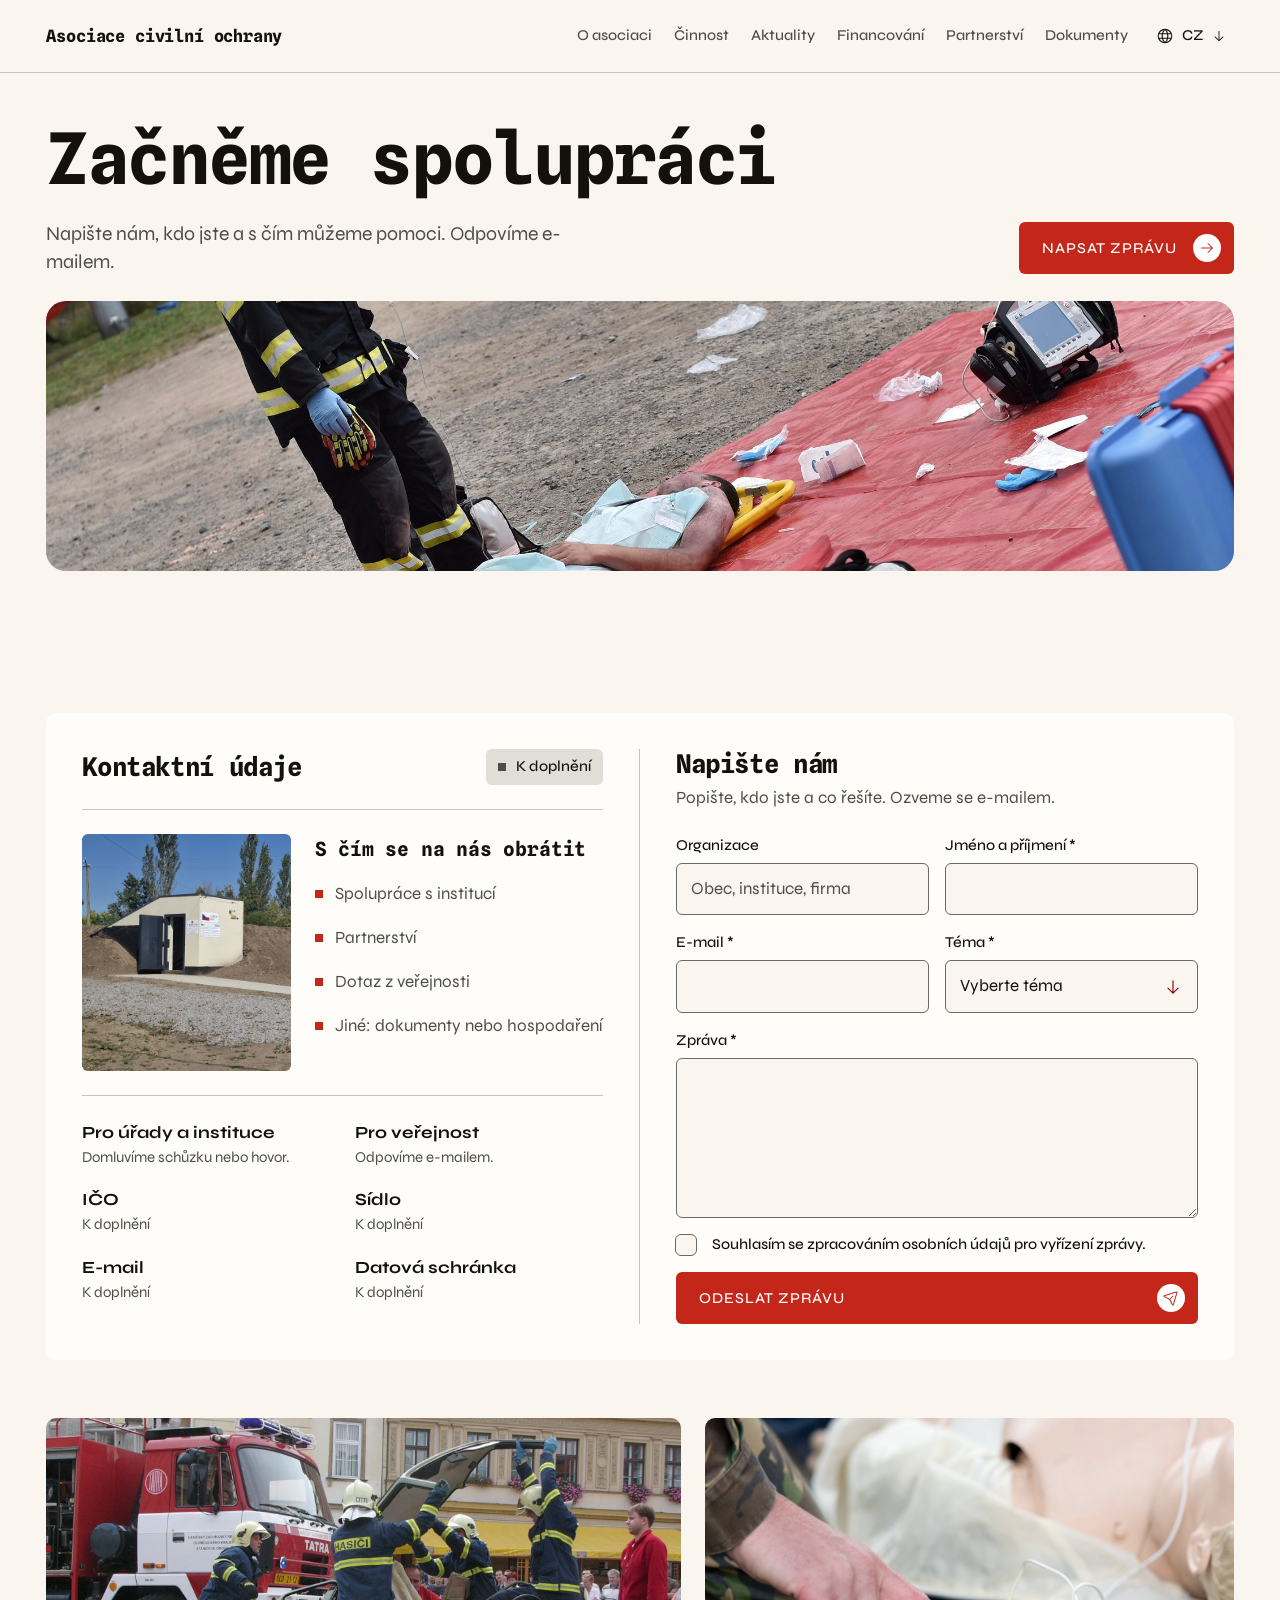
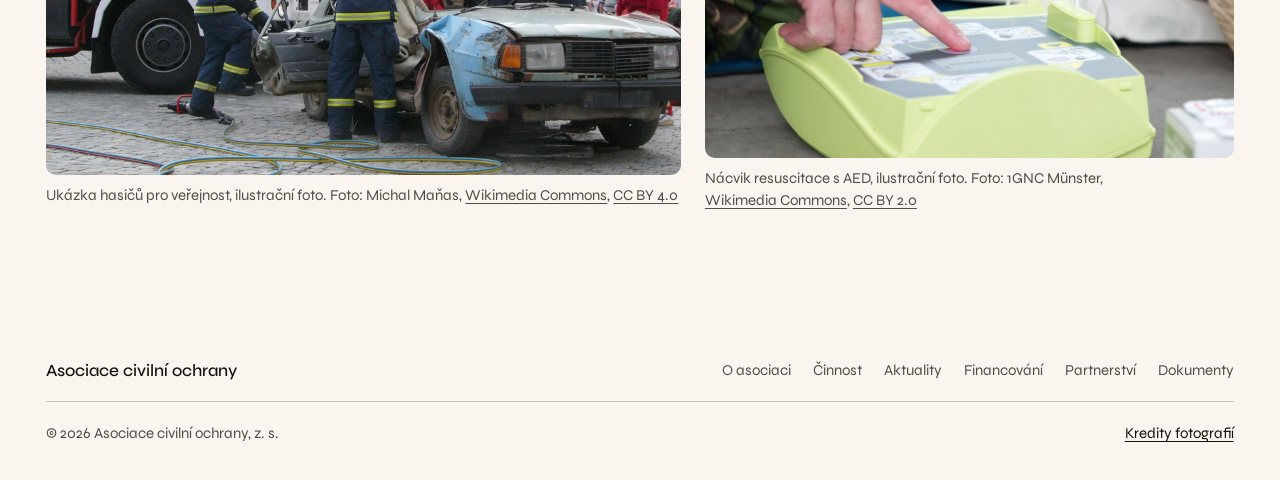
<file: web-plna-verze/kontakt.html>
<!doctype html>
<html lang="cs">
<head>
  <meta charset="utf-8">
  <meta name="viewport" content="width=device-width, initial-scale=1">
  <title data-i18n="kmeta.title">Kontakt a spolupráce | Asociace civilní ochrany</title>
  <meta name="description" content="Napište Asociaci civilní ochrany kvůli spolupráci. Formulář pro úřady, instituce, firmy, neziskové organizace i veřejnost." data-i18n-attr="content:kmeta.desc">
  <meta name="theme-color" content="#FAF6EF">
  <link rel="preload" href="assets/fonts/SplineSansMono-Variable.ttf" as="font" type="font/ttf" crossorigin>
  <link rel="preload" href="assets/fonts/Syne-Variable.ttf" as="font" type="font/ttf" crossorigin>
  <link rel="icon" href="favicon.ico" sizes="16x16 32x32 48x48">
  <link rel="icon" href="assets/icons/icon-192.png" type="image/png" sizes="192x192">
  <link rel="apple-touch-icon" href="apple-touch-icon.png">
  <link rel="stylesheet" href="css/styles.css">
  <script>if(!matchMedia('(prefers-reduced-motion: reduce)').matches){document.documentElement.classList.add('js-enter');setTimeout(function(){document.documentElement.classList.remove('js-enter')},2500)}</script>
  <script src="js/i18n.js" defer></script>
  <script src="js/main.js" defer></script>
</head>
<body>
<a class="skip" href="#obsah"><span data-i18n="ui.skip">Přeskočit na obsah</span></a>

<header class="nav">
  <div class="wrap nav__bar">
    <a class="brand" href="index.html"><span data-i18n="ui.brand">Asociace civilní ochrany</span></a>
    <nav class="nav__links" aria-label="Hlavní navigace" data-i18n-attr="aria-label:ui.mainnav">
      <a href="o-asociaci.html"><span data-i18n="nav.about">O asociaci</span></a>
      <a href="cinnost.html"><span data-i18n="nav.areas">Činnost</span></a>
      <a href="aktuality.html"><span data-i18n="nav.news">Aktuality</span></a>
      <a href="financovani.html"><span data-i18n="nav.funding">Financování</span></a>
      <a href="partnerstvi.html"><span data-i18n="nav.partners">Partnerství</span></a>
      <a href="dokumenty.html"><span data-i18n="nav.docs">Dokumenty</span></a>
    </nav>
    <div class="langdd lang--bar" data-langdd>
      <button class="langdd__btn" type="button" aria-haspopup="listbox" aria-expanded="false" aria-controls="langdd-bar" aria-label="Jazyk" data-i18n-attr="aria-label:ui.langgroup"><span class="ic ic--globe langdd__globe" aria-hidden="true"></span><span data-langdd-code>CZ</span><span class="ic ic--arrow-right langdd__caret" aria-hidden="true"></span></button>
      <ul class="langdd__list" id="langdd-bar" role="listbox" aria-label="Jazyk" data-i18n-attr="aria-label:ui.langgroup" hidden>
        <li class="langdd__opt" role="option" data-lang="cs" lang="cs" aria-selected="true" tabindex="-1">Čeština (CZ)</li>
        <li class="langdd__opt" role="option" data-lang="en" lang="en" aria-selected="false" tabindex="-1">English (EN)</li>
        <li class="langdd__opt" role="option" data-lang="pl" lang="pl" aria-selected="false" tabindex="-1">Polski (PL)</li>
        <li class="langdd__opt" role="option" data-lang="uk" lang="uk" aria-selected="false" tabindex="-1">Українська (UA)</li>
        <li class="langdd__opt" role="option" data-lang="fi" lang="fi" aria-selected="false" tabindex="-1">Suomi (FI)</li>
      </ul>
    </div>
    <a class="btn btn--primary nav__cta" href="#formular" data-bar-cta aria-current="page"><span data-i18n="nav.contact">Kontakt</span><span class="btn__arrow" aria-hidden="true"><span class="ic ic--arrow-right"></span></span></a>
    <button class="burger" type="button" aria-expanded="false" aria-controls="menu" data-burger aria-label="Otevřít menu" data-i18n-attr="aria-label:ui.menuOpen"><span></span><span></span></button>
  </div>
</header>

<div class="menu" id="menu" role="dialog" aria-modal="true" aria-label="Menu" data-i18n-attr="aria-label:ui.menu" data-menu>
  <div class="menu__top">
    <a class="brand" href="index.html" data-menu-link><span data-i18n="ui.brand">Asociace civilní ochrany</span></a>
    <button class="burger burger--close" type="button" data-menu-close aria-label="Zavřít menu" data-i18n-attr="aria-label:ui.menuClose"><span></span><span></span></button>
  </div>
  <ul class="menu__list">
    <li style="--i:0"><a href="o-asociaci.html" data-menu-link><span data-i18n="nav.about">O asociaci</span></a></li>
    <li style="--i:1"><a href="cinnost.html" data-menu-link><span data-i18n="nav.areas">Činnost</span></a></li>
    <li style="--i:2"><a href="aktuality.html" data-menu-link><span data-i18n="nav.news">Aktuality</span></a></li>
    <li style="--i:3"><a href="financovani.html" data-menu-link><span data-i18n="nav.funding">Financování</span></a></li>
    <li style="--i:4"><a href="partnerstvi.html" data-menu-link><span data-i18n="nav.partners">Partnerství</span></a></li>
    <li style="--i:5"><a href="dokumenty.html" data-menu-link><span data-i18n="nav.docs">Dokumenty</span></a></li>
    <li style="--i:6"><a href="kontakt.html" aria-current="page" data-menu-link><span data-i18n="nav.contact">Kontakt</span></a></li>
  </ul>
  <div class="menu__foot">
    <div class="langdd langdd--up" data-langdd>
      <button class="langdd__btn" type="button" aria-haspopup="listbox" aria-expanded="false" aria-controls="langdd-menu" aria-label="Jazyk" data-i18n-attr="aria-label:ui.langgroup"><span class="ic ic--globe langdd__globe" aria-hidden="true"></span><span data-langdd-code>CZ</span><span class="ic ic--arrow-right langdd__caret" aria-hidden="true"></span></button>
      <ul class="langdd__list" id="langdd-menu" role="listbox" aria-label="Jazyk" data-i18n-attr="aria-label:ui.langgroup" hidden>
        <li class="langdd__opt" role="option" data-lang="cs" lang="cs" aria-selected="true" tabindex="-1">Čeština (CZ)</li>
        <li class="langdd__opt" role="option" data-lang="en" lang="en" aria-selected="false" tabindex="-1">English (EN)</li>
        <li class="langdd__opt" role="option" data-lang="pl" lang="pl" aria-selected="false" tabindex="-1">Polski (PL)</li>
        <li class="langdd__opt" role="option" data-lang="uk" lang="uk" aria-selected="false" tabindex="-1">Українська (UA)</li>
        <li class="langdd__opt" role="option" data-lang="fi" lang="fi" aria-selected="false" tabindex="-1">Suomi (FI)</li>
      </ul>
    </div>
    <a class="btn btn--primary btn--block" href="#formular" data-menu-link><span data-i18n="cta.contactFull">Kontaktovat nás ke spolupráci</span><span class="btn__arrow" aria-hidden="true"><span class="ic ic--arrow-right"></span></span></a>
  </div>
</div>

<main id="obsah">
  <div class="wrap">
    <header class="ph ph--hero" aria-labelledby="k-title">
      <div class="ph__row">
        <h1 class="h1" data-hero="rise" id="k-title"><span data-i18n="contact.t">Začněme spolupráci</span></h1>
      </div>
      <div class="ph__body">
        <p class="ph__lede" data-hero="rise" data-i18n="k.lede">Napište nám, kdo jste a s čím můžeme pomoci. Odpovíme e-mailem.</p>
        <a class="btn btn--primary" href="#formular" data-hero="rise"><span data-i18n="k.go">Napsat zprávu</span><span class="btn__arrow" aria-hidden="true"><span class="ic ic--arrow-right"></span></span></a>
      </div>
      <div class="frame ph__media"><img src="assets/img/about-izs-exercise-wide.jpg" width="2100" height="1200" fetchpriority="high" style="object-position: 35% 50%" data-hero="media" alt="Hasič v zásahovém obleku u figuranta na plachtě během cvičení integrovaného záchranného systému" data-i18n-attr="alt:about.alt"></div>
    </header>
  </div>
  <section class="wrap kontakt" aria-label="Napište nám" data-i18n-attr="aria-label:k.formt">
    <div class="card kpanel" data-reveal="rise">
      <div class="kinfo">
        <div class="krow krow--head">
          <h2 class="h3" data-i18n="k.idt">Kontaktní údaje</h2>
          <span class="status"><span class="sq sq--muted" aria-hidden="true"></span><span data-i18n="contact.todo">K doplnění</span></span>
        </div>
        <div class="krow krow--topics">
          <div class="frame kphoto"><img src="assets/img/contact-shelter-22x25.jpg" width="1056" height="1200" decoding="async" alt="Vstup do zemí krytého úkrytu s otevřenými ocelovými dveřmi" data-i18n-attr="alt:k.alt"></div>
          <div>
            <h3 class="ktopics__title" data-i18n="k.topicst">S čím se na nás obrátit</h3>
            <ul class="ktopics">
              <li><a href="kontakt.html?tema=spoluprace#formular" data-topic="spoluprace"><span class="sq" aria-hidden="true"></span><span data-i18n="k.t1">Spolupráce s institucí</span></a></li>
              <li><a href="kontakt.html?tema=partnerstvi#formular" data-topic="partnerstvi"><span class="sq" aria-hidden="true"></span><span data-i18n="k.topic2">Partnerství</span></a></li>
              <li><a href="kontakt.html?tema=verejnost#formular" data-topic="verejnost"><span class="sq" aria-hidden="true"></span><span data-i18n="k.t3">Dotaz z veřejnosti</span></a></li>
              <li><a href="kontakt.html?tema=jine#formular" data-topic="jine"><span class="sq" aria-hidden="true"></span><span data-i18n="k.t4">Jiné: dokumenty nebo hospodaření</span></a></li>
            </ul>
          </div>
        </div>
        <dl class="krow kdl">
          <div><dt data-i18n="k.inst">Pro úřady a instituce</dt><dd data-i18n="k.instp">Domluvíme schůzku nebo hovor.</dd></div>
          <div><dt data-i18n="k.pub">Pro veřejnost</dt><dd data-i18n="k.pubp">Odpovíme e-mailem.</dd></div>
          <div><dt data-i18n="contact.ico">IČO</dt><dd data-i18n="contact.todo">K doplnění</dd></div>
          <div><dt data-i18n="contact.seat">Sídlo</dt><dd data-i18n="contact.todo">K doplnění</dd></div>
          <div><dt data-i18n="contact.email">E-mail</dt><dd data-i18n="contact.todo">K doplnění</dd></div>
          <div><dt data-i18n="contact.box">Datová schránka</dt><dd data-i18n="contact.todo">K doplnění</dd></div>
        </dl>
      </div>
      <div class="kformcol">
        <h2 class="h3" data-i18n="k.formt">Napište nám</h2>
        <p data-i18n="k.formp">Popište, kdo jste a co řešíte. Ozveme se e-mailem.</p>
        <form class="form" id="formular" novalidate data-recipient="">
          <div class="form__row">
            <div class="field">
              <label for="f-org" data-i18n="k.org">Organizace</label>
              <input class="input" id="f-org" name="organizace" type="text" autocomplete="organization" placeholder="Obec, instituce, firma" data-i18n-attr="placeholder:k.orgph">
            </div>
            <div class="field">
              <label for="f-name" data-i18n="k.name">Jméno a příjmení *</label>
              <input class="input" id="f-name" name="jmeno" type="text" autocomplete="name" required aria-describedby="e-name">
              <p class="field__error" id="e-name" data-error></p>
            </div>
          </div>
          <div class="form__row">
            <div class="field">
              <label for="f-email" data-i18n="k.email">E-mail *</label>
              <input class="input" id="f-email" name="email" type="email" autocomplete="email" required aria-describedby="e-email">
              <p class="field__error" id="e-email" data-error></p>
            </div>
            <div class="field">
              <label for="f-topic" data-i18n="k.topic">Téma *</label>
              <div class="select-wrap">
                <select class="select" id="f-topic" name="tema" required aria-describedby="e-topic">
                  <option value="" data-i18n="k.topic0">Vyberte téma</option>
                  <option value="spoluprace" data-i18n="k.topic1">Spolupráce s institucí</option>
                  <option value="partnerstvi" data-i18n="k.topic2">Partnerství</option>
                  <option value="verejnost" data-i18n="k.topic3">Veřejnost</option>
                  <option value="jine" data-i18n="k.topic4">Jiné</option>
                </select>
                <span class="ic ic--arrow-right" aria-hidden="true"></span>
              </div>
              <p class="field__error" id="e-topic" data-error></p>
            </div>
          </div>
          <div class="field">
            <label for="f-msg" data-i18n="k.msg">Zpráva *</label>
            <textarea class="textarea" id="f-msg" name="zprava" required aria-describedby="e-msg"></textarea>
            <p class="field__error" id="e-msg" data-error></p>
          </div>
          <div class="field">
            <label class="check" for="f-consent"><span class="check-hit"><input type="checkbox" name="souhlas" id="f-consent" required aria-describedby="e-consent"></span><span data-i18n="k.consent">Souhlasím se zpracováním osobních údajů pro vyřízení zprávy.</span></label>
            <p class="field__error" id="e-consent" data-error></p>
          </div>
          <button class="btn btn--primary btn--block" type="submit"><span data-i18n="k.send">Odeslat zprávu</span><span class="btn__arrow" aria-hidden="true"><span class="ic ic--paper-plane-tilt"></span></span></button>
          <p class="form__status" role="status" aria-live="polite" data-status></p>
        </form>
      </div>
    </div>
    <div class="kphotos">
      <figure><div class="frame"><img src="assets/img/area-education-demo-wide.jpg" width="2184" height="1092" decoding="async" data-reveal="media" alt="Hasiči při veřejné ukázce vyprošťování z osobního auta na náměstí" data-i18n-attr="alt:area.1alt"></div><figcaption class="cap"><span data-i18n="area.1cap">Ukázka hasičů pro veřejnost, ilustrační foto.</span> Foto: Michal Maňas, <a href="https://commons.wikimedia.org/wiki/File:Hasici_1.jpg">Wikimedia Commons</a>, <a href="https://creativecommons.org/licenses/by/4.0/">CC BY 4.0</a></figcaption></figure>
      <figure><div class="frame"><img src="assets/img/area-expert-aed-training-wide.jpg" width="1330" height="700" decoding="async" data-reveal="media" alt="Nácvik resuscitace s automatickým externím defibrilátorem na figuríně" data-i18n-attr="alt:area.4alt"></div><figcaption class="cap"><span data-i18n="area.4cap">Nácvik resuscitace s AED, ilustrační foto.</span> Foto: 1GNC Münster, <a href="https://commons.wikimedia.org/wiki/File:Green_Days_Medical_Training_Handorf_2013_(19263117066).jpg">Wikimedia Commons</a>, <a href="https://creativecommons.org/licenses/by/2.0/">CC BY 2.0</a></figcaption></figure>
    </div>
  </section>
</main>

<footer class="foot">
  <div class="wrap">
    <div class="fbar" data-reveal="rise">
      <a class="brand brand--foot" href="index.html"><span data-i18n="ui.brand">Asociace civilní ochrany</span></a>
      <nav class="fbar__links" aria-label="Navigace v patičce" data-i18n-attr="aria-label:foot.navlabel">
        <a href="o-asociaci.html"><span data-i18n="nav.about">O asociaci</span></a>
        <a href="cinnost.html"><span data-i18n="nav.areas">Činnost</span></a>
        <a href="aktuality.html"><span data-i18n="nav.news">Aktuality</span></a>
        <a href="financovani.html"><span data-i18n="nav.funding">Financování</span></a>
        <a href="partnerstvi.html"><span data-i18n="nav.partners">Partnerství</span></a>
        <a href="dokumenty.html"><span data-i18n="nav.docs">Dokumenty</span></a>
      </nav>
      <div class="fbar__meta">
        <span>© 2026 <span data-i18n="ui.brand">Asociace civilní ochrany</span>, z. s.</span>
        <button class="fbtn" type="button" data-dialog-open="kredity"><span data-i18n="foot.credits">Kredity fotografií</span></button>
      </div>
    </div>
  </div>
</footer>
<dialog class="dialog" id="kredity" aria-labelledby="kredity-title">
  <div class="dialog__head">
    <h2 class="h3" id="kredity-title" data-i18n="foot.credits">Kredity fotografií</h2>
    <button class="iconbtn" type="button" data-dialog-close aria-label="Zavřít" data-i18n-attr="aria-label:ui.close"><span class="ic ic--x" aria-hidden="true"></span></button>
  </div>
  <ul>
    <li><span data-i18n="credit.own">Úkryt pro civilní obyvatelstvo (úvod, aktuality, kontakt): archiv asociace, ilustrační snímek</span></li>
    <li><span data-i18n="credit.about">Cvičení IZS:</span> VendySol, <a href="https://commons.wikimedia.org/wiki/File:Cvi%C4%8Den%C3%AD_IZS.jpg">Wikimedia Commons</a>, CC BY-SA 4.0</li>
    <li><span data-i18n="credit.a1">Ukázka hasičů:</span> Michal Maňas, <a href="https://commons.wikimedia.org/wiki/File:Hasici_1.jpg">Wikimedia Commons</a>, CC BY 4.0</li>
    <li><span data-i18n="credit.a2">Povodeň v Praze 2013:</span> Jiří Sedláček, <a href="https://commons.wikimedia.org/wiki/File:Flood_in_Prague_2013,_sand_bags_at_Zenklova_street.JPG">Wikimedia Commons</a>, CC BY-SA 3.0</li>
    <li><span data-i18n="credit.a3">Elektronická siréna:</span> Czech Siren Tech, <a href="https://commons.wikimedia.org/wiki/File:Elektronick%C3%A1_sir%C3%A9na_1500W_Slavon%C3%ADn.jpg">Wikimedia Commons</a>, CC BY-SA 4.0</li>
    <li><span data-i18n="credit.a4">Nácvik s AED:</span> 1GNC Münster, <a href="https://commons.wikimedia.org/wiki/File:Green_Days_Medical_Training_Handorf_2013_(19263117066).jpg">Wikimedia Commons</a>, CC BY 2.0</li>
    <li><span data-i18n="credit.docs">Archivní regály:</span> Roman Deckert, <a href="https://commons.wikimedia.org/wiki/File:CICR-ICRC-WWII-files-Satigny-archive_RomanDeckert09062020.jpg">Wikimedia Commons</a>, CC BY-SA 4.0</li>
    <li><span data-i18n="credit.tools">Ikony: Phosphor Icons, MIT. Písma: Spline Sans Mono a Syne, pro azbuku JetBrains Mono a Montserrat, SIL Open Font License 1.1.</span></li> <!-- taste-skill-ignore: typeface name in photo credits -->
  </ul>
</dialog>
</body>
</html>
</file>
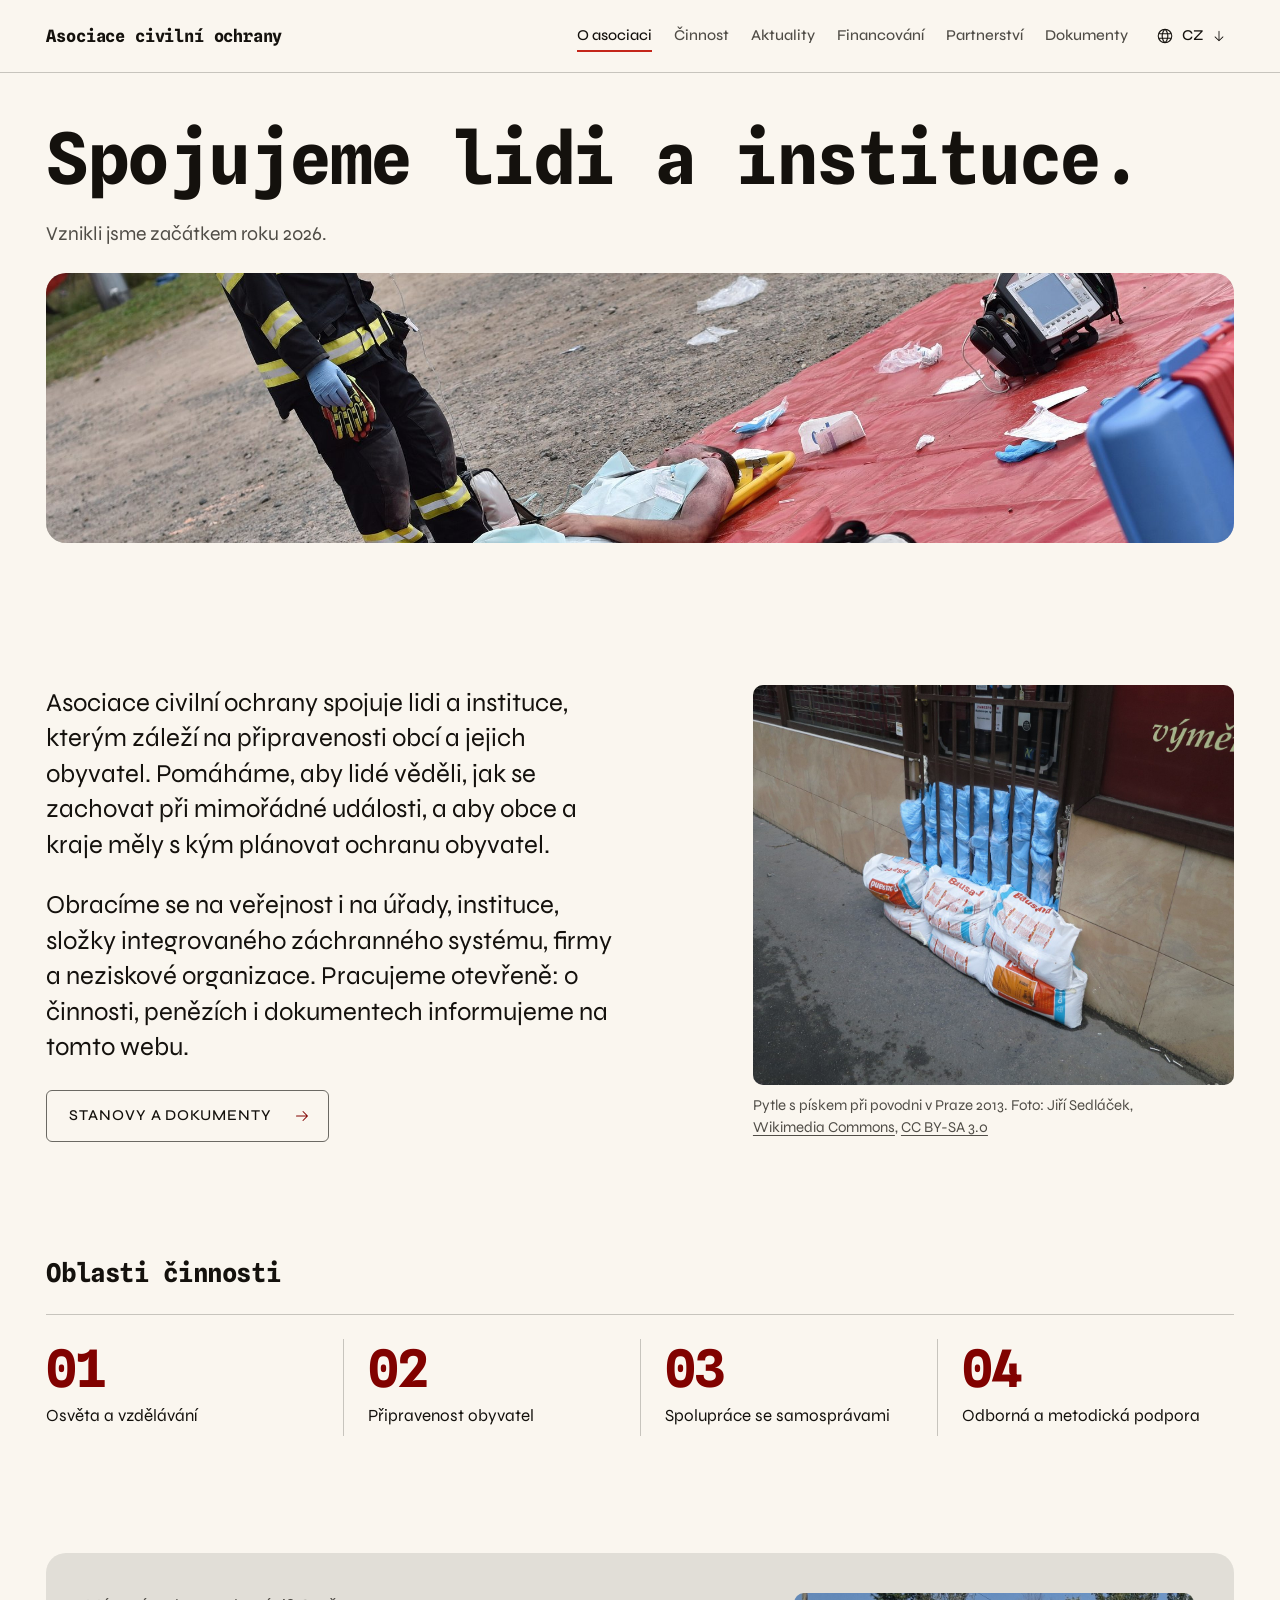
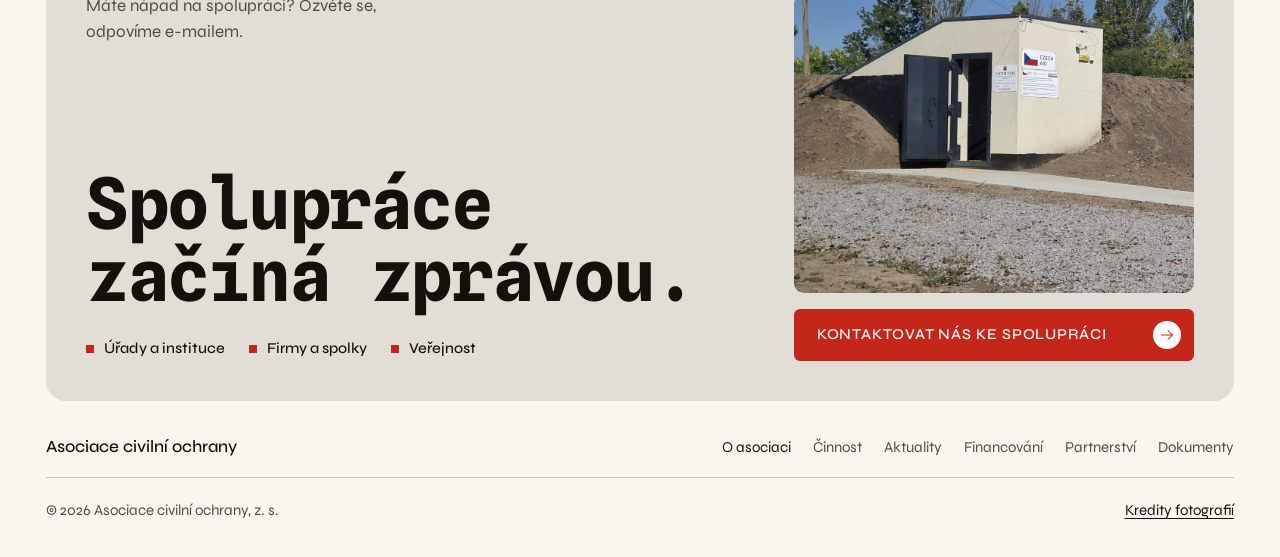
<file: web-plna-verze/o-asociaci.html>
<!doctype html>
<html lang="cs">
<head>
  <meta charset="utf-8">
  <meta name="viewport" content="width=device-width, initial-scale=1">
  <title data-i18n="ameta.title">O asociaci | Asociace civilní ochrany</title>
  <meta name="description" content="Asociace civilní ochrany vznikla začátkem roku 2026. Spojuje lidi a instituce, kterým záleží na připravenosti obcí a jejich obyvatel." data-i18n-attr="content:ameta.desc">
  <meta name="theme-color" content="#FAF6EF">
  <link rel="preload" href="assets/fonts/SplineSansMono-Variable.ttf" as="font" type="font/ttf" crossorigin>
  <link rel="preload" href="assets/fonts/Syne-Variable.ttf" as="font" type="font/ttf" crossorigin>
  <link rel="icon" href="favicon.ico" sizes="16x16 32x32 48x48">
  <link rel="icon" href="assets/icons/icon-192.png" type="image/png" sizes="192x192">
  <link rel="apple-touch-icon" href="apple-touch-icon.png">
  <link rel="stylesheet" href="css/styles.css">
  <script>if(!matchMedia('(prefers-reduced-motion: reduce)').matches){document.documentElement.classList.add('js-enter');setTimeout(function(){document.documentElement.classList.remove('js-enter')},2500)}</script>
  <script src="js/i18n.js" defer></script>
  <script src="js/main.js" defer></script>
</head>
<body>
<a class="skip" href="#obsah"><span data-i18n="ui.skip">Přeskočit na obsah</span></a>

<header class="nav">
  <div class="wrap nav__bar">
    <a class="brand" href="index.html"><span data-i18n="ui.brand">Asociace civilní ochrany</span></a>
    <nav class="nav__links" aria-label="Hlavní navigace" data-i18n-attr="aria-label:ui.mainnav">
      <a href="o-asociaci.html" aria-current="page"><span data-i18n="nav.about">O asociaci</span></a>
      <a href="cinnost.html"><span data-i18n="nav.areas">Činnost</span></a>
      <a href="aktuality.html"><span data-i18n="nav.news">Aktuality</span></a>
      <a href="financovani.html"><span data-i18n="nav.funding">Financování</span></a>
      <a href="partnerstvi.html"><span data-i18n="nav.partners">Partnerství</span></a>
      <a href="dokumenty.html"><span data-i18n="nav.docs">Dokumenty</span></a>
    </nav>
    <div class="langdd lang--bar" data-langdd>
      <button class="langdd__btn" type="button" aria-haspopup="listbox" aria-expanded="false" aria-controls="langdd-bar" aria-label="Jazyk" data-i18n-attr="aria-label:ui.langgroup"><span class="ic ic--globe langdd__globe" aria-hidden="true"></span><span data-langdd-code>CZ</span><span class="ic ic--arrow-right langdd__caret" aria-hidden="true"></span></button>
      <ul class="langdd__list" id="langdd-bar" role="listbox" aria-label="Jazyk" data-i18n-attr="aria-label:ui.langgroup" hidden>
        <li class="langdd__opt" role="option" data-lang="cs" lang="cs" aria-selected="true" tabindex="-1">Čeština (CZ)</li>
        <li class="langdd__opt" role="option" data-lang="en" lang="en" aria-selected="false" tabindex="-1">English (EN)</li>
        <li class="langdd__opt" role="option" data-lang="pl" lang="pl" aria-selected="false" tabindex="-1">Polski (PL)</li>
        <li class="langdd__opt" role="option" data-lang="uk" lang="uk" aria-selected="false" tabindex="-1">Українська (UA)</li>
        <li class="langdd__opt" role="option" data-lang="fi" lang="fi" aria-selected="false" tabindex="-1">Suomi (FI)</li>
      </ul>
    </div>
    <a class="btn btn--primary nav__cta" href="kontakt.html" data-bar-cta><span data-i18n="nav.contact">Kontakt</span><span class="btn__arrow" aria-hidden="true"><span class="ic ic--arrow-right"></span></span></a>
    <button class="burger" type="button" aria-expanded="false" aria-controls="menu" data-burger aria-label="Otevřít menu" data-i18n-attr="aria-label:ui.menuOpen"><span></span><span></span></button>
  </div>
</header>

<div class="menu" id="menu" role="dialog" aria-modal="true" aria-label="Menu" data-i18n-attr="aria-label:ui.menu" data-menu>
  <div class="menu__top">
    <a class="brand" href="index.html" data-menu-link><span data-i18n="ui.brand">Asociace civilní ochrany</span></a>
    <button class="burger burger--close" type="button" data-menu-close aria-label="Zavřít menu" data-i18n-attr="aria-label:ui.menuClose"><span></span><span></span></button>
  </div>
  <ul class="menu__list">
    <li style="--i:0"><a href="o-asociaci.html" aria-current="page" data-menu-link><span data-i18n="nav.about">O asociaci</span></a></li>
    <li style="--i:1"><a href="cinnost.html" data-menu-link><span data-i18n="nav.areas">Činnost</span></a></li>
    <li style="--i:2"><a href="aktuality.html" data-menu-link><span data-i18n="nav.news">Aktuality</span></a></li>
    <li style="--i:3"><a href="financovani.html" data-menu-link><span data-i18n="nav.funding">Financování</span></a></li>
    <li style="--i:4"><a href="partnerstvi.html" data-menu-link><span data-i18n="nav.partners">Partnerství</span></a></li>
    <li style="--i:5"><a href="dokumenty.html" data-menu-link><span data-i18n="nav.docs">Dokumenty</span></a></li>
    <li style="--i:6"><a href="kontakt.html" data-menu-link><span data-i18n="nav.contact">Kontakt</span></a></li>
  </ul>
  <div class="menu__foot">
    <div class="langdd langdd--up" data-langdd>
      <button class="langdd__btn" type="button" aria-haspopup="listbox" aria-expanded="false" aria-controls="langdd-menu" aria-label="Jazyk" data-i18n-attr="aria-label:ui.langgroup"><span class="ic ic--globe langdd__globe" aria-hidden="true"></span><span data-langdd-code>CZ</span><span class="ic ic--arrow-right langdd__caret" aria-hidden="true"></span></button>
      <ul class="langdd__list" id="langdd-menu" role="listbox" aria-label="Jazyk" data-i18n-attr="aria-label:ui.langgroup" hidden>
        <li class="langdd__opt" role="option" data-lang="cs" lang="cs" aria-selected="true" tabindex="-1">Čeština (CZ)</li>
        <li class="langdd__opt" role="option" data-lang="en" lang="en" aria-selected="false" tabindex="-1">English (EN)</li>
        <li class="langdd__opt" role="option" data-lang="pl" lang="pl" aria-selected="false" tabindex="-1">Polski (PL)</li>
        <li class="langdd__opt" role="option" data-lang="uk" lang="uk" aria-selected="false" tabindex="-1">Українська (UA)</li>
        <li class="langdd__opt" role="option" data-lang="fi" lang="fi" aria-selected="false" tabindex="-1">Suomi (FI)</li>
      </ul>
    </div>
    <a class="btn btn--primary btn--block" href="kontakt.html" data-menu-link><span data-i18n="cta.contactFull">Kontaktovat nás ke spolupráci</span><span class="btn__arrow" aria-hidden="true"><span class="ic ic--arrow-right"></span></span></a>
  </div>
</div>

<main id="obsah">
  <div class="wrap">
    <header class="ph ph--hero">
      <div class="ph__row">
        <h1 class="h1" data-hero="rise"><span data-i18n="about.t2">Spojujeme lidi a instituce.</span></h1>
      </div>
      <div class="ph__body">
        <p class="ph__lede" data-hero="rise" data-i18n="about.t1">Vznikli jsme začátkem roku 2026.</p>
      </div>
      <div class="frame ph__media"><img src="assets/img/about-izs-exercise-wide.jpg" width="2100" height="1200" fetchpriority="high" style="object-position: 35% 50%" data-hero="media" alt="Hasič v zásahovém obleku u figuranta na plachtě během cvičení integrovaného záchranného systému" data-i18n-attr="alt:about.alt"></div>
    </header>
  </div>
  <section class="mission" aria-labelledby="mission-title">
    <div class="wrap mission__grid">
      <h2 class="visually-hidden" id="mission-title" data-i18n="mission.t">Komu se věnujeme</h2>
      <div class="mission__text">
        <p data-reveal="rise" data-i18n="mission.p1">Asociace civilní ochrany spojuje lidi a instituce, kterým záleží na připravenosti obcí a jejich obyvatel. Pomáháme, aby lidé věděli, jak se zachovat při mimořádné události, a aby obce a kraje měly s kým plánovat ochranu obyvatel.</p>
        <p data-reveal="rise" data-i18n="mission.p2">Obracíme se na veřejnost i na úřady, instituce, složky integrovaného záchranného systému, firmy a neziskové organizace. Pracujeme otevřeně: o činnosti, penězích i dokumentech informujeme na tomto webu.</p>
        <div data-reveal="rise"><a class="btn btn--secondary" href="dokumenty.html"><span data-i18n="about.cta">Stanovy a dokumenty</span><span class="btn__arrow" aria-hidden="true"><span class="ic ic--arrow-right"></span></span></a></div>
      </div>
      <figure class="mission__photo"><div class="frame"><img src="assets/img/about-preparedness-sandbags-6x5.jpg" width="1440" height="1200" decoding="async" data-reveal="media" alt="Pytle s pískem a zakryté okno obchodu během povodně v Praze" data-i18n-attr="alt:area.2alt"></div><figcaption class="cap"><span data-i18n="area.2cap">Pytle s pískem při povodni v Praze 2013.</span> Foto: Jiří Sedláček, <a href="https://commons.wikimedia.org/wiki/File:Flood_in_Prague_2013,_sand_bags_at_Zenklova_street.JPG">Wikimedia Commons</a>, <a href="https://creativecommons.org/licenses/by-sa/3.0/">CC BY-SA 3.0</a></figcaption></figure>
    </div>
  </section>
  <section class="sec" aria-labelledby="stats-title">
    <div class="wrap">
      <h2 class="h3 stats__title" id="stats-title" data-reveal="rise" data-i18n="about.areas">Oblasti činnosti</h2>
      <div class="rule" data-reveal="sweep"></div>
      <ol class="about__stats">
        <li data-reveal="rise" data-reveal-step="60"><a class="stat" href="cinnost.html#osveta"><span class="stat__name" data-i18n="area.1t">Osvěta a vzdělávání</span></a></li>
        <li data-reveal="rise" data-reveal-step="60"><a class="stat" href="cinnost.html#pripravenost"><span class="stat__name" data-i18n="area.2t">Připravenost obyvatel</span></a></li>
        <li data-reveal="rise" data-reveal-step="60"><a class="stat" href="cinnost.html#samospravy"><span class="stat__name" data-i18n="area.3t">Spolupráce se samosprávami</span></a></li>
        <li data-reveal="rise" data-reveal-step="60"><a class="stat" href="cinnost.html#podpora"><span class="stat__name" data-i18n="area.4t">Odborná a metodická podpora</span></a></li>
      </ol>
    </div>
  </section>
</main>

<footer class="foot">
  <div class="wrap">
    <div class="fpanel" data-reveal="rise">
      <div class="fpanel__main">
        <p class="fpanel__note" data-i18n="foot.note">Máte nápad na spolupráci? Ozvěte se, odpovíme e-mailem.</p>
        <h2 class="h1 fpanel__title"><span class="ln" data-i18n="foot.t1">Spolupráce</span><span class="ln" data-i18n="foot.t2">začíná zprávou.</span></h2>
        <ul class="ftags" aria-label="Pro koho" data-i18n-attr="aria-label:foot.tagslabel">
          <li class="ftag"><span class="sq" aria-hidden="true"></span><span data-i18n="foot.tag1">Úřady a instituce</span></li>
          <li class="ftag"><span class="sq" aria-hidden="true"></span><span data-i18n="foot.tag2">Firmy a spolky</span></li>
          <li class="ftag"><span class="sq" aria-hidden="true"></span><span data-i18n="foot.tag3">Veřejnost</span></li>
        </ul>
      </div>
      <div class="fpanel__side">
        <div class="frame fpanel__photo"><img src="assets/img/contact-shelter-22x25.jpg" width="1056" height="1200" decoding="async" data-reveal="media" alt="Vstup do úkrytu pro civilní obyvatelstvo pod zemním valem" data-i18n-attr="alt:foot.alt"></div>
        <a class="btn btn--primary btn--block" href="kontakt.html"><span data-i18n="cta.contactFull">Kontaktovat nás ke spolupráci</span><span class="btn__arrow" aria-hidden="true"><span class="ic ic--arrow-right"></span></span></a>
      </div>
    </div>
    <div class="fbar" data-reveal="rise">
      <a class="brand brand--foot" href="index.html"><span data-i18n="ui.brand">Asociace civilní ochrany</span></a>
      <nav class="fbar__links" aria-label="Navigace v patičce" data-i18n-attr="aria-label:foot.navlabel">
        <a href="o-asociaci.html" aria-current="page"><span data-i18n="nav.about">O asociaci</span></a>
        <a href="cinnost.html"><span data-i18n="nav.areas">Činnost</span></a>
        <a href="aktuality.html"><span data-i18n="nav.news">Aktuality</span></a>
        <a href="financovani.html"><span data-i18n="nav.funding">Financování</span></a>
        <a href="partnerstvi.html"><span data-i18n="nav.partners">Partnerství</span></a>
        <a href="dokumenty.html"><span data-i18n="nav.docs">Dokumenty</span></a>
      </nav>
      <div class="fbar__meta">
        <span>© 2026 <span data-i18n="ui.brand">Asociace civilní ochrany</span>, z. s.</span>
        <button class="fbtn" type="button" data-dialog-open="kredity"><span data-i18n="foot.credits">Kredity fotografií</span></button>
      </div>
    </div>
  </div>
</footer>
<dialog class="dialog" id="kredity" aria-labelledby="kredity-title">
  <div class="dialog__head">
    <h2 class="h3" id="kredity-title" data-i18n="foot.credits">Kredity fotografií</h2>
    <button class="iconbtn" type="button" data-dialog-close aria-label="Zavřít" data-i18n-attr="aria-label:ui.close"><span class="ic ic--x" aria-hidden="true"></span></button>
  </div>
  <ul>
    <li><span data-i18n="credit.own">Úkryt pro civilní obyvatelstvo (úvod, aktuality, kontakt): archiv asociace, ilustrační snímek</span></li>
    <li><span data-i18n="credit.about">Cvičení IZS:</span> VendySol, <a href="https://commons.wikimedia.org/wiki/File:Cvi%C4%8Den%C3%AD_IZS.jpg">Wikimedia Commons</a>, CC BY-SA 4.0</li>
    <li><span data-i18n="credit.a1">Ukázka hasičů:</span> Michal Maňas, <a href="https://commons.wikimedia.org/wiki/File:Hasici_1.jpg">Wikimedia Commons</a>, CC BY 4.0</li>
    <li><span data-i18n="credit.a2">Povodeň v Praze 2013:</span> Jiří Sedláček, <a href="https://commons.wikimedia.org/wiki/File:Flood_in_Prague_2013,_sand_bags_at_Zenklova_street.JPG">Wikimedia Commons</a>, CC BY-SA 3.0</li>
    <li><span data-i18n="credit.a3">Elektronická siréna:</span> Czech Siren Tech, <a href="https://commons.wikimedia.org/wiki/File:Elektronick%C3%A1_sir%C3%A9na_1500W_Slavon%C3%ADn.jpg">Wikimedia Commons</a>, CC BY-SA 4.0</li>
    <li><span data-i18n="credit.a4">Nácvik s AED:</span> 1GNC Münster, <a href="https://commons.wikimedia.org/wiki/File:Green_Days_Medical_Training_Handorf_2013_(19263117066).jpg">Wikimedia Commons</a>, CC BY 2.0</li>
    <li><span data-i18n="credit.docs">Archivní regály:</span> Roman Deckert, <a href="https://commons.wikimedia.org/wiki/File:CICR-ICRC-WWII-files-Satigny-archive_RomanDeckert09062020.jpg">Wikimedia Commons</a>, CC BY-SA 4.0</li>
    <li><span data-i18n="credit.tools">Ikony: Phosphor Icons, MIT. Písma: Spline Sans Mono a Syne, pro azbuku JetBrains Mono a Montserrat, SIL Open Font License 1.1.</span></li> <!-- taste-skill-ignore: typeface name in photo credits -->
  </ul>
</dialog>
</body>
</html>
</file>
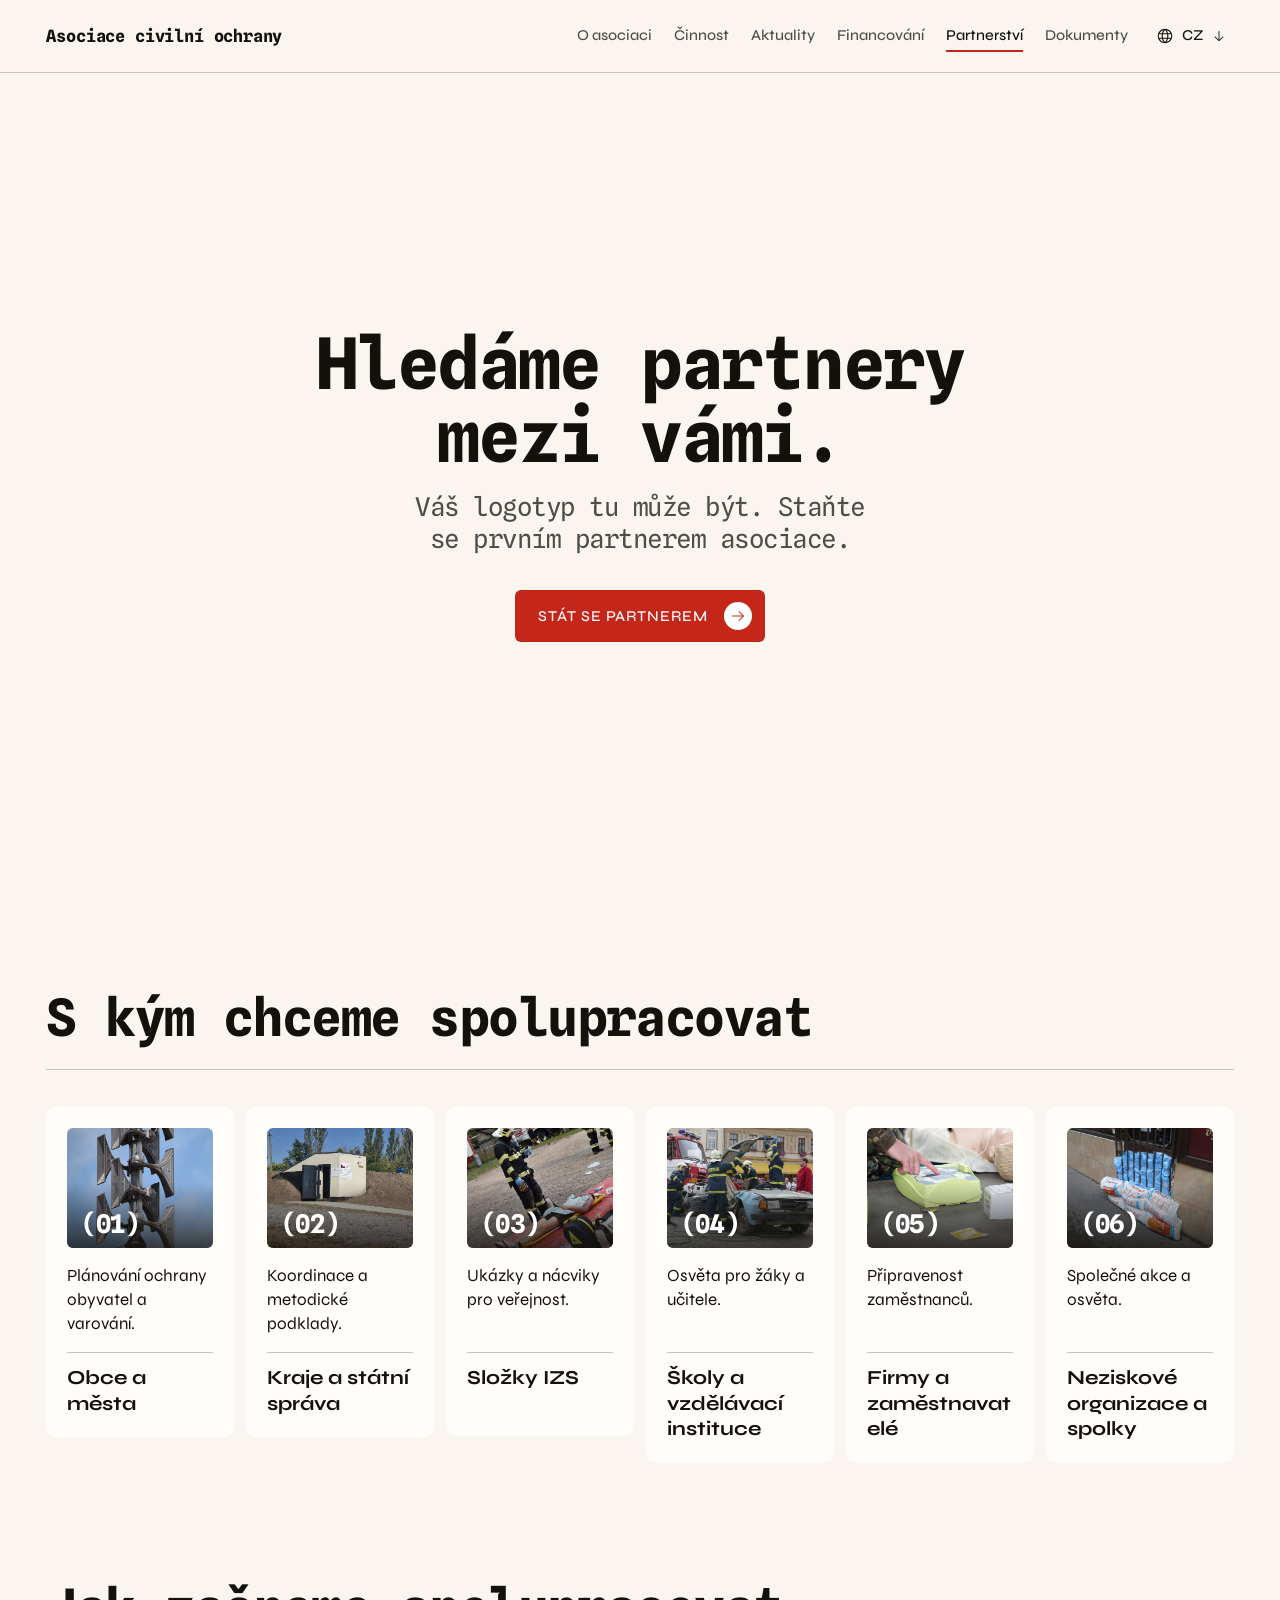
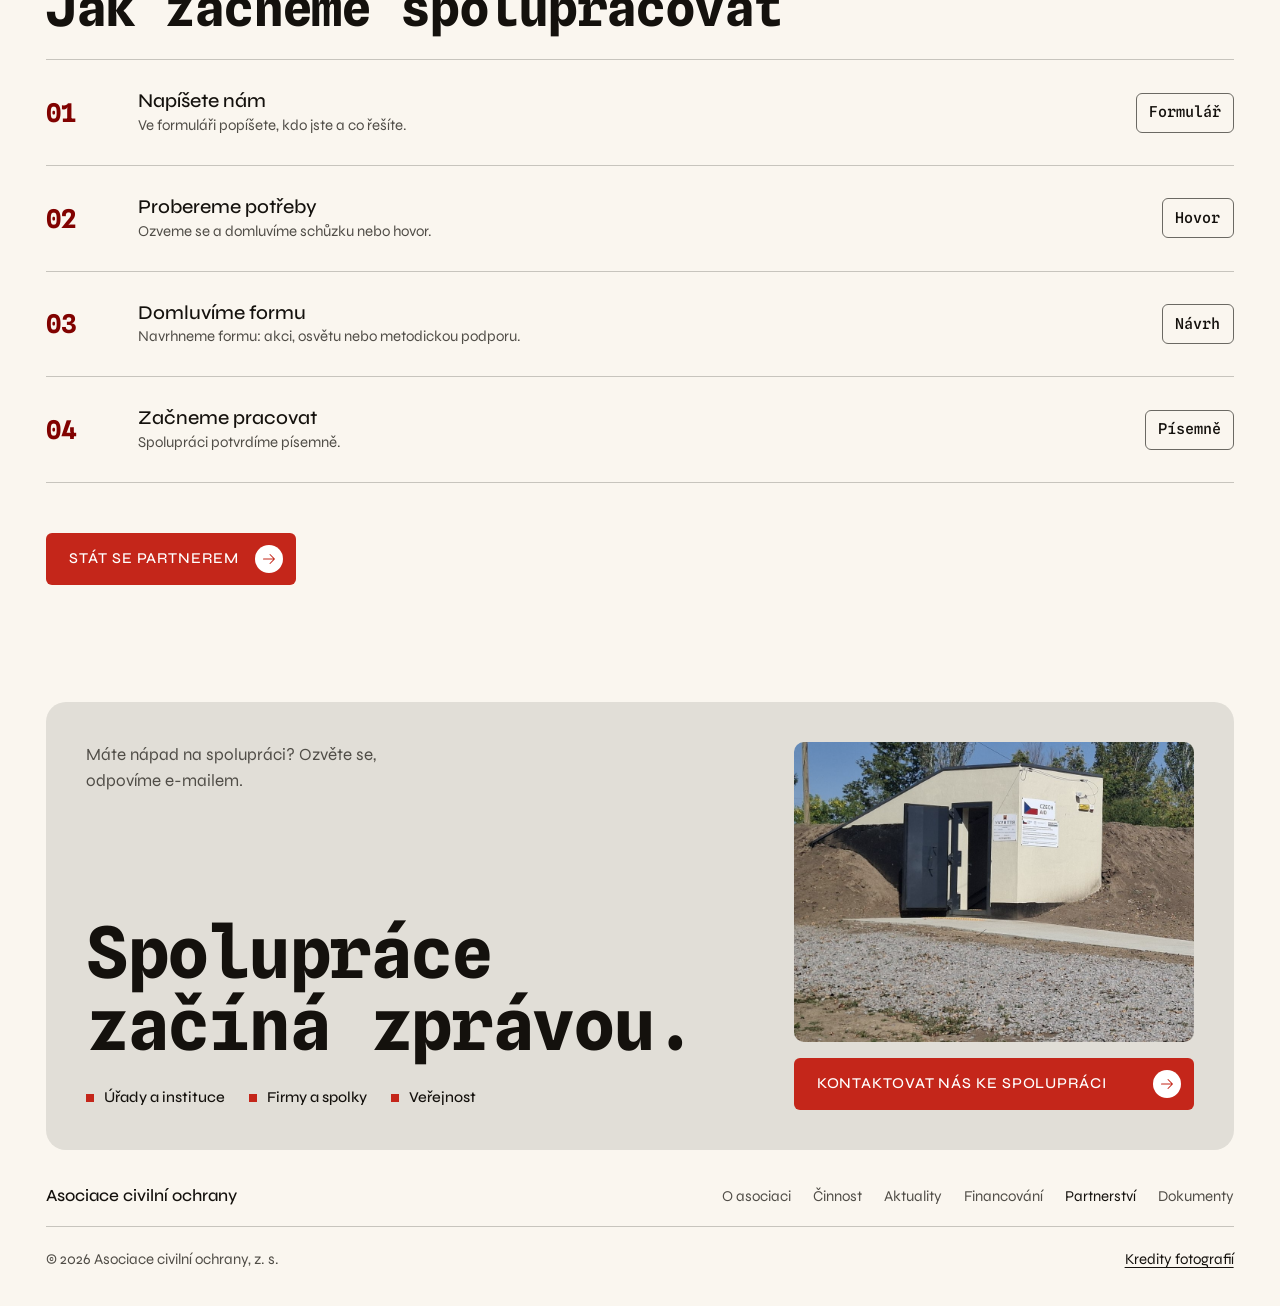
<file: web-plna-verze/partnerstvi.html>
<!doctype html>
<html lang="cs">
<head>
  <meta charset="utf-8">
  <meta name="viewport" content="width=device-width, initial-scale=1">
  <title data-i18n="pmeta.title">Partnerství | Asociace civilní ochrany</title>
  <meta name="description" content="Hledáme první partnery mezi obcemi, kraji, složkami IZS, školami, firmami a neziskovými organizacemi. Postup spolupráce ve čtyřech krocích." data-i18n-attr="content:pmeta.desc">
  <meta name="theme-color" content="#FAF6EF">
  <link rel="preload" href="assets/fonts/SplineSansMono-Variable.ttf" as="font" type="font/ttf" crossorigin>
  <link rel="preload" href="assets/fonts/Syne-Variable.ttf" as="font" type="font/ttf" crossorigin>
  <link rel="icon" href="favicon.ico" sizes="16x16 32x32 48x48">
  <link rel="icon" href="assets/icons/icon-192.png" type="image/png" sizes="192x192">
  <link rel="apple-touch-icon" href="apple-touch-icon.png">
  <link rel="stylesheet" href="css/styles.css">
  <script>if(!matchMedia('(prefers-reduced-motion: reduce)').matches){document.documentElement.classList.add('js-enter');setTimeout(function(){document.documentElement.classList.remove('js-enter')},2500)}</script>
  <script src="js/i18n.js" defer></script>
  <script src="js/main.js" defer></script>
</head>
<body>
<a class="skip" href="#obsah"><span data-i18n="ui.skip">Přeskočit na obsah</span></a>

<header class="nav">
  <div class="wrap nav__bar">
    <a class="brand" href="index.html"><span data-i18n="ui.brand">Asociace civilní ochrany</span></a>
    <nav class="nav__links" aria-label="Hlavní navigace" data-i18n-attr="aria-label:ui.mainnav">
      <a href="o-asociaci.html"><span data-i18n="nav.about">O asociaci</span></a>
      <a href="cinnost.html"><span data-i18n="nav.areas">Činnost</span></a>
      <a href="aktuality.html"><span data-i18n="nav.news">Aktuality</span></a>
      <a href="financovani.html"><span data-i18n="nav.funding">Financování</span></a>
      <a href="partnerstvi.html" aria-current="page"><span data-i18n="nav.partners">Partnerství</span></a>
      <a href="dokumenty.html"><span data-i18n="nav.docs">Dokumenty</span></a>
    </nav>
    <div class="langdd lang--bar" data-langdd>
      <button class="langdd__btn" type="button" aria-haspopup="listbox" aria-expanded="false" aria-controls="langdd-bar" aria-label="Jazyk" data-i18n-attr="aria-label:ui.langgroup"><span class="ic ic--globe langdd__globe" aria-hidden="true"></span><span data-langdd-code>CZ</span><span class="ic ic--arrow-right langdd__caret" aria-hidden="true"></span></button>
      <ul class="langdd__list" id="langdd-bar" role="listbox" aria-label="Jazyk" data-i18n-attr="aria-label:ui.langgroup" hidden>
        <li class="langdd__opt" role="option" data-lang="cs" lang="cs" aria-selected="true" tabindex="-1">Čeština (CZ)</li>
        <li class="langdd__opt" role="option" data-lang="en" lang="en" aria-selected="false" tabindex="-1">English (EN)</li>
        <li class="langdd__opt" role="option" data-lang="pl" lang="pl" aria-selected="false" tabindex="-1">Polski (PL)</li>
        <li class="langdd__opt" role="option" data-lang="uk" lang="uk" aria-selected="false" tabindex="-1">Українська (UA)</li>
        <li class="langdd__opt" role="option" data-lang="fi" lang="fi" aria-selected="false" tabindex="-1">Suomi (FI)</li>
      </ul>
    </div>
    <a class="btn btn--primary nav__cta" href="kontakt.html" data-bar-cta><span data-i18n="nav.contact">Kontakt</span><span class="btn__arrow" aria-hidden="true"><span class="ic ic--arrow-right"></span></span></a>
    <button class="burger" type="button" aria-expanded="false" aria-controls="menu" data-burger aria-label="Otevřít menu" data-i18n-attr="aria-label:ui.menuOpen"><span></span><span></span></button>
  </div>
</header>

<div class="menu" id="menu" role="dialog" aria-modal="true" aria-label="Menu" data-i18n-attr="aria-label:ui.menu" data-menu>
  <div class="menu__top">
    <a class="brand" href="index.html" data-menu-link><span data-i18n="ui.brand">Asociace civilní ochrany</span></a>
    <button class="burger burger--close" type="button" data-menu-close aria-label="Zavřít menu" data-i18n-attr="aria-label:ui.menuClose"><span></span><span></span></button>
  </div>
  <ul class="menu__list">
    <li style="--i:0"><a href="o-asociaci.html" data-menu-link><span data-i18n="nav.about">O asociaci</span></a></li>
    <li style="--i:1"><a href="cinnost.html" data-menu-link><span data-i18n="nav.areas">Činnost</span></a></li>
    <li style="--i:2"><a href="aktuality.html" data-menu-link><span data-i18n="nav.news">Aktuality</span></a></li>
    <li style="--i:3"><a href="financovani.html" data-menu-link><span data-i18n="nav.funding">Financování</span></a></li>
    <li style="--i:4"><a href="partnerstvi.html" aria-current="page" data-menu-link><span data-i18n="nav.partners">Partnerství</span></a></li>
    <li style="--i:5"><a href="dokumenty.html" data-menu-link><span data-i18n="nav.docs">Dokumenty</span></a></li>
    <li style="--i:6"><a href="kontakt.html" data-menu-link><span data-i18n="nav.contact">Kontakt</span></a></li>
  </ul>
  <div class="menu__foot">
    <div class="langdd langdd--up" data-langdd>
      <button class="langdd__btn" type="button" aria-haspopup="listbox" aria-expanded="false" aria-controls="langdd-menu" aria-label="Jazyk" data-i18n-attr="aria-label:ui.langgroup"><span class="ic ic--globe langdd__globe" aria-hidden="true"></span><span data-langdd-code>CZ</span><span class="ic ic--arrow-right langdd__caret" aria-hidden="true"></span></button>
      <ul class="langdd__list" id="langdd-menu" role="listbox" aria-label="Jazyk" data-i18n-attr="aria-label:ui.langgroup" hidden>
        <li class="langdd__opt" role="option" data-lang="cs" lang="cs" aria-selected="true" tabindex="-1">Čeština (CZ)</li>
        <li class="langdd__opt" role="option" data-lang="en" lang="en" aria-selected="false" tabindex="-1">English (EN)</li>
        <li class="langdd__opt" role="option" data-lang="pl" lang="pl" aria-selected="false" tabindex="-1">Polski (PL)</li>
        <li class="langdd__opt" role="option" data-lang="uk" lang="uk" aria-selected="false" tabindex="-1">Українська (UA)</li>
        <li class="langdd__opt" role="option" data-lang="fi" lang="fi" aria-selected="false" tabindex="-1">Suomi (FI)</li>
      </ul>
    </div>
    <a class="btn btn--primary btn--block" href="kontakt.html" data-menu-link><span data-i18n="cta.contactFull">Kontaktovat nás ke spolupráci</span><span class="btn__arrow" aria-hidden="true"><span class="ic ic--arrow-right"></span></span></a>
  </div>
</div>

<main id="obsah">
  <section class="invite" aria-labelledby="inv-title">
    <div class="wrap">
      <h1 class="h1 invite__title" id="inv-title" data-hero="rise" data-i18n="inv.t1">Hledáme partnery mezi vámi.</h1>
      <p class="invite__mute" data-hero="rise" data-i18n="inv.t2">Váš logotyp tu může být. Staňte se prvním partnerem asociace.</p>
      <a class="btn btn--primary" href="kontakt.html?tema=partnerstvi" data-hero="rise"><span data-i18n="partners.cta">Stát se partnerem</span><span class="btn__arrow" aria-hidden="true"><span class="ic ic--arrow-right"></span></span></a>
    </div>
  </section>
  <section class="sec" aria-labelledby="types-title">
    <div class="wrap">
      <div class="sechead">
        <h2 class="h2" id="types-title" data-i18n="types.t">S kým chceme spolupracovat</h2>
      </div>
      <div class="rule" data-reveal="sweep"></div>
      <div class="tiles-wrap" role="region" tabindex="0" aria-label="Typy partnerů" data-i18n-attr="aria-label:types.region">
        <ol class="tiles">
          <li class="card tile" data-reveal="rise" data-reveal-step="60"><span class="tile__top"><img src="assets/img/thumb-partners.jpg" width="1000" height="1000" alt="" decoding="async"><span class="tile__num" aria-hidden="true"></span></span><p class="tile__desc" data-i18n="ptype.1">Plánování ochrany obyvatel a varování.</p><h3 class="tile__name" data-i18n="partners.c1">Obce a města</h3></li>
          <li class="card tile" data-reveal="rise" data-reveal-step="60"><span class="tile__top"><img src="assets/img/thumb-contact.jpg" width="1000" height="1000" alt="" decoding="async"><span class="tile__num" aria-hidden="true"></span></span><p class="tile__desc" data-i18n="ptype.2">Koordinace a metodické podklady.</p><h3 class="tile__name" data-i18n="partners.c2">Kraje a státní správa</h3></li>
          <li class="card tile" data-reveal="rise" data-reveal-step="60"><span class="tile__top"><img src="assets/img/thumb-about.jpg" width="1000" height="1000" alt="" decoding="async"><span class="tile__num" aria-hidden="true"></span></span><p class="tile__desc" data-i18n="ptype.3">Ukázky a nácviky pro veřejnost.</p><h3 class="tile__name" data-i18n="partners.c3">Složky IZS</h3></li>
          <li class="card tile" data-reveal="rise" data-reveal-step="60"><span class="tile__top"><img src="assets/img/thumb-activity.jpg" width="1000" height="1000" alt="" decoding="async"><span class="tile__num" aria-hidden="true"></span></span><p class="tile__desc" data-i18n="ptype.4">Osvěta pro žáky a učitele.</p><h3 class="tile__name" data-i18n="partners.c4">Školy a vzdělávací instituce</h3></li>
          <li class="card tile" data-reveal="rise" data-reveal-step="60"><span class="tile__top"><img src="assets/img/thumb-aed.jpg" width="1000" height="1000" alt="" decoding="async"><span class="tile__num" aria-hidden="true"></span></span><p class="tile__desc" data-i18n="ptype.5">Připravenost zaměstnanců.</p><h3 class="tile__name" data-i18n="partners.c5">Firmy a zaměstnavatelé</h3></li>
          <li class="card tile" data-reveal="rise" data-reveal-step="60"><span class="tile__top"><img src="assets/img/thumb-sandbags.jpg" width="1000" height="1000" alt="" decoding="async"><span class="tile__num" aria-hidden="true"></span></span><p class="tile__desc" data-i18n="ptype.6">Společné akce a osvěta.</p><h3 class="tile__name" data-i18n="partners.c6">Neziskové organizace a spolky</h3></li>
        </ol>
      </div>
    </div>
  </section>
  <section class="sec process" aria-labelledby="process-title" id="postup">
    <div class="wrap">
      <div class="sechead">
        <h2 class="h2" id="process-title"><span data-i18n="process.t1">Jak začneme</span> <span data-i18n="process.t2">spolupracovat</span></h2>
      </div>
      <div class="rule" data-reveal="sweep"></div>
      <ol class="frows frows--steps">
        <li class="frow" data-reveal="rise" data-reveal-step="60"><span class="frow__step" aria-hidden="true"></span><div><h3 class="frow__title" data-i18n="process.s1t">Napíšete nám</h3><p class="frow__sub" data-i18n="process.s1p">Ve formuláři popíšete, kdo jste a co řešíte.</p></div><span class="box" data-i18n="process.s1b">Formulář</span></li>
        <li class="frow" data-reveal="rise" data-reveal-step="60"><span class="frow__step" aria-hidden="true"></span><div><h3 class="frow__title" data-i18n="process.s2t">Probereme potřeby</h3><p class="frow__sub" data-i18n="process.s2p">Ozveme se a domluvíme schůzku nebo hovor.</p></div><span class="box" data-i18n="process.s2b">Hovor</span></li>
        <li class="frow" data-reveal="rise" data-reveal-step="60"><span class="frow__step" aria-hidden="true"></span><div><h3 class="frow__title" data-i18n="process.s3t">Domluvíme formu</h3><p class="frow__sub" data-i18n="process.s3p">Navrhneme formu: akci, osvětu nebo metodickou podporu.</p></div><span class="box" data-i18n="process.s3b">Návrh</span></li>
        <li class="frow" data-reveal="rise" data-reveal-step="60"><span class="frow__step" aria-hidden="true"></span><div><h3 class="frow__title" data-i18n="process.s4t">Začneme pracovat</h3><p class="frow__sub" data-i18n="process.s4p">Spolupráci potvrdíme písemně.</p></div><span class="box" data-i18n="process.s4b">Písemně</span></li>
      </ol>
      <div class="actions" data-reveal="rise"><a class="btn btn--primary" href="kontakt.html?tema=partnerstvi"><span data-i18n="partners.cta">Stát se partnerem</span><span class="btn__arrow" aria-hidden="true"><span class="ic ic--arrow-right"></span></span></a></div>
    </div>
  </section>
</main>

<footer class="foot">
  <div class="wrap">
    <div class="fpanel" data-reveal="rise">
      <div class="fpanel__main">
        <p class="fpanel__note" data-i18n="foot.note">Máte nápad na spolupráci? Ozvěte se, odpovíme e-mailem.</p>
        <h2 class="h1 fpanel__title"><span class="ln" data-i18n="foot.t1">Spolupráce</span><span class="ln" data-i18n="foot.t2">začíná zprávou.</span></h2>
        <ul class="ftags" aria-label="Pro koho" data-i18n-attr="aria-label:foot.tagslabel">
          <li class="ftag"><span class="sq" aria-hidden="true"></span><span data-i18n="foot.tag1">Úřady a instituce</span></li>
          <li class="ftag"><span class="sq" aria-hidden="true"></span><span data-i18n="foot.tag2">Firmy a spolky</span></li>
          <li class="ftag"><span class="sq" aria-hidden="true"></span><span data-i18n="foot.tag3">Veřejnost</span></li>
        </ul>
      </div>
      <div class="fpanel__side">
        <div class="frame fpanel__photo"><img src="assets/img/contact-shelter-22x25.jpg" width="1056" height="1200" decoding="async" data-reveal="media" alt="Vstup do úkrytu pro civilní obyvatelstvo pod zemním valem" data-i18n-attr="alt:foot.alt"></div>
        <a class="btn btn--primary btn--block" href="kontakt.html"><span data-i18n="cta.contactFull">Kontaktovat nás ke spolupráci</span><span class="btn__arrow" aria-hidden="true"><span class="ic ic--arrow-right"></span></span></a>
      </div>
    </div>
    <div class="fbar" data-reveal="rise">
      <a class="brand brand--foot" href="index.html"><span data-i18n="ui.brand">Asociace civilní ochrany</span></a>
      <nav class="fbar__links" aria-label="Navigace v patičce" data-i18n-attr="aria-label:foot.navlabel">
        <a href="o-asociaci.html"><span data-i18n="nav.about">O asociaci</span></a>
        <a href="cinnost.html"><span data-i18n="nav.areas">Činnost</span></a>
        <a href="aktuality.html"><span data-i18n="nav.news">Aktuality</span></a>
        <a href="financovani.html"><span data-i18n="nav.funding">Financování</span></a>
        <a href="partnerstvi.html" aria-current="page"><span data-i18n="nav.partners">Partnerství</span></a>
        <a href="dokumenty.html"><span data-i18n="nav.docs">Dokumenty</span></a>
      </nav>
      <div class="fbar__meta">
        <span>© 2026 <span data-i18n="ui.brand">Asociace civilní ochrany</span>, z. s.</span>
        <button class="fbtn" type="button" data-dialog-open="kredity"><span data-i18n="foot.credits">Kredity fotografií</span></button>
      </div>
    </div>
  </div>
</footer>
<dialog class="dialog" id="kredity" aria-labelledby="kredity-title">
  <div class="dialog__head">
    <h2 class="h3" id="kredity-title" data-i18n="foot.credits">Kredity fotografií</h2>
    <button class="iconbtn" type="button" data-dialog-close aria-label="Zavřít" data-i18n-attr="aria-label:ui.close"><span class="ic ic--x" aria-hidden="true"></span></button>
  </div>
  <ul>
    <li><span data-i18n="credit.own">Úkryt pro civilní obyvatelstvo (úvod, aktuality, kontakt): archiv asociace, ilustrační snímek</span></li>
    <li><span data-i18n="credit.about">Cvičení IZS:</span> VendySol, <a href="https://commons.wikimedia.org/wiki/File:Cvi%C4%8Den%C3%AD_IZS.jpg">Wikimedia Commons</a>, CC BY-SA 4.0</li>
    <li><span data-i18n="credit.a1">Ukázka hasičů:</span> Michal Maňas, <a href="https://commons.wikimedia.org/wiki/File:Hasici_1.jpg">Wikimedia Commons</a>, CC BY 4.0</li>
    <li><span data-i18n="credit.a2">Povodeň v Praze 2013:</span> Jiří Sedláček, <a href="https://commons.wikimedia.org/wiki/File:Flood_in_Prague_2013,_sand_bags_at_Zenklova_street.JPG">Wikimedia Commons</a>, CC BY-SA 3.0</li>
    <li><span data-i18n="credit.a3">Elektronická siréna:</span> Czech Siren Tech, <a href="https://commons.wikimedia.org/wiki/File:Elektronick%C3%A1_sir%C3%A9na_1500W_Slavon%C3%ADn.jpg">Wikimedia Commons</a>, CC BY-SA 4.0</li>
    <li><span data-i18n="credit.a4">Nácvik s AED:</span> 1GNC Münster, <a href="https://commons.wikimedia.org/wiki/File:Green_Days_Medical_Training_Handorf_2013_(19263117066).jpg">Wikimedia Commons</a>, CC BY 2.0</li>
    <li><span data-i18n="credit.docs">Archivní regály:</span> Roman Deckert, <a href="https://commons.wikimedia.org/wiki/File:CICR-ICRC-WWII-files-Satigny-archive_RomanDeckert09062020.jpg">Wikimedia Commons</a>, CC BY-SA 4.0</li>
    <li><span data-i18n="credit.tools">Ikony: Phosphor Icons, MIT. Písma: Spline Sans Mono a Syne, pro azbuku JetBrains Mono a Montserrat, SIL Open Font License 1.1.</span></li> <!-- taste-skill-ignore: typeface name in photo credits -->
  </ul>
</dialog>
</body>
</html>
</file>
<file: web-plna-verze/css/styles.css>
/* Asociace civilní ochrany · light theme.
   One token block; every section reads colours, families, sizes, radii and spacing only from it.
   Brand-mandated patterns the lint flags carry taste-skill-ignore: 1px reference dividers and the photo scrim. */

@font-face { font-family: "Spline Sans Mono"; src: url("../assets/fonts/SplineSansMono-Variable.ttf") format("truetype"); font-weight: 300 700; font-display: swap; } /* taste-skill-ignore: brand display face, local OFL file */
@font-face { font-family: "Syne"; src: url("../assets/fonts/Syne-Variable.ttf") format("truetype"); font-weight: 400 800; font-display: swap; }
@font-face { font-family: "JetBrains Mono"; src: url("../assets/fonts/JetBrainsMono-Variable.ttf") format("truetype"); font-weight: 100 800; font-display: swap; unicode-range: U+0400-04FF, U+2116; } /* taste-skill-ignore: Cyrillic companion to Spline Sans Mono (no Cyrillic), used only for Ukrainian glyphs, local OFL file */
@font-face { font-family: "Montserrat"; src: url("../assets/fonts/Montserrat-Variable.ttf") format("truetype"); font-weight: 100 900; font-display: swap; unicode-range: U+0400-04FF, U+2116; } /* taste-skill-ignore: Cyrillic companion to Syne (no Cyrillic), used only for Ukrainian glyphs, local OFL file */

:root {
  --color-canvas: #FAF6EF;
  --color-surface: #FFFDFA;
  --color-surface-alt: #E1DED7;
  --color-text: #14110D;
  --color-text-muted: #504D47;
  --color-divider: #C7C4BD;
  --color-control-border: #6B6963;
  --color-accent: #C4261A;
  --color-accent-hover: #A90400;
  --color-on-accent: #FFFFFF;
  --color-accent-text: #810200;
  --color-focus-ring: #AC1C11;
  --font-primary: "Spline Sans Mono", "JetBrains Mono", monospace; /* taste-skill-ignore: brand display face plus its Cyrillic companion */
  --font-secondary: "Syne", "Montserrat", sans-serif;
  --text-display: clamp(4rem, 0.5rem + 15vw, 14rem);
  --text-h1: clamp(2.5rem, 1.4rem + 3.8vw, 5rem);
  --text-h2: clamp(2rem, 1.3rem + 2.4vw, 3.5rem);
  --text-h3: clamp(1.25rem, 1.05rem + 0.7vw, 1.625rem);
  --text-body: 1.0625rem;
  --text-small: 0.9375rem;
  --text-label: 0.9375rem;
  --radius-1: 6px;
  --radius-2: 10px;
  --radius-3: 20px;
  --radius-pill: 999px;
  --space-section: clamp(4.5rem, 2.5rem + 6vw, 8.5rem);
  --space-gutter: clamp(1.25rem, 0.5rem + 3vw, 3rem);
  --space-stack: clamp(1rem, 0.75rem + 1vw, 1.75rem);

  /* derived */
  --content: 1360px;
  --nav-h: 72px;
  --col-gap: 24px;
  --text-row: calc(var(--text-body) * 1.15);
  --scrim: color-mix(in srgb, var(--color-text) 76%, transparent);
  --scrim-soft: color-mix(in srgb, var(--color-text) 42%, transparent);
  --on-photo-muted: color-mix(in srgb, var(--color-on-accent) 88%, transparent);
  --ease-out: cubic-bezier(0.2, 0.7, 0.2, 1);
  --ease-strong: cubic-bezier(0.16, 1, 0.3, 1);
  --dur-fb: 160ms;
  color-scheme: light;
}

/* ---------- Base ---------- */
*, *::before, *::after { box-sizing: border-box; }
html { -webkit-text-size-adjust: 100%; scroll-padding-top: calc(var(--nav-h) + 16px); }
body { margin: 0; background: var(--color-canvas); color: var(--color-text); font-family: var(--font-secondary); font-size: var(--text-body); line-height: 1.55; font-weight: 400; }
body.menu-open { overflow: hidden; }
img { display: block; max-width: 100%; height: auto; }
a { color: inherit; text-underline-offset: 3px; }
h1, h2, h3, p, ul, ol, figure, dl, dd, blockquote { margin: 0; }
ul, ol { padding: 0; list-style: none; }
button { font: inherit; color: inherit; }
table { border-collapse: collapse; }
:focus-visible { outline: 2px solid var(--color-focus-ring); outline-offset: 3px; }

.wrap { width: 100%; max-width: calc(var(--content) + 2 * var(--space-gutter)); margin-inline: auto; padding-inline: var(--space-gutter); }
.h1, .h2, .h3 { font-family: var(--font-primary); font-weight: 700; text-wrap: balance; }
.h1 { font-size: var(--text-h1); line-height: 1.02; letter-spacing: -0.035em; }
.h2 { font-size: var(--text-h2); line-height: 1.06; letter-spacing: -0.03em; }
.h3 { font-size: var(--text-h3); line-height: 1.18; letter-spacing: -0.015em; }
.ln { display: block; }
.small { font-size: var(--text-small); }
.muted { color: var(--color-text-muted); }
.visually-hidden { position: absolute !important; width: 1px; height: 1px; padding: 0; margin: -1px; overflow: hidden; clip: rect(0 0 0 0); white-space: nowrap; border: 0; }
.skip { position: absolute; left: var(--space-gutter); top: -100px; z-index: 100; background: var(--color-text); color: var(--color-canvas); padding: 12px 18px; border-radius: var(--radius-1); }
.skip:focus { top: 12px; }

/* ---------- Label (one style) ---------- */
.label { display: inline-flex; align-items: center; flex-wrap: nowrap; gap: 10px; font-family: var(--font-secondary); font-weight: 500; font-size: var(--text-small); letter-spacing: 0; line-height: 1.35; color: var(--color-text); }
.label > span:not(.sq) { min-inline-size: 0; }
.sq { display: inline-block; inline-size: 8px; block-size: 8px; background: var(--color-accent); flex: none; }
.sq--muted { background: var(--color-text-muted); }
.idx { color: var(--color-accent-text); }

/* ---------- Icons (Phosphor sprite as masks) ---------- */
.ic { display: inline-block; inline-size: 1.25em; block-size: 1.25em; background-color: currentColor; -webkit-mask: var(--ic) center / contain no-repeat; mask: var(--ic) center / contain no-repeat; flex: none; }
.ic--arrow-right { --ic: url("../assets/icons/phosphor-sprite.svg#arrow-right"); }
.ic--globe { --ic: url("../assets/icons/phosphor-sprite.svg#globe"); }
.ic--arrow-up-right { --ic: url("../assets/icons/phosphor-sprite.svg#arrow-up-right"); }
.ic--coins { --ic: url("../assets/icons/phosphor-sprite.svg#coins"); }
.ic--calendar-blank { --ic: url("../assets/icons/phosphor-sprite.svg#calendar-blank"); }
.ic--users-three { --ic: url("../assets/icons/phosphor-sprite.svg#users-three"); }
.ic--bank { --ic: url("../assets/icons/phosphor-sprite.svg#bank"); }
.ic--hand-coins { --ic: url("../assets/icons/phosphor-sprite.svg#hand-coins"); }
.ic--gift { --ic: url("../assets/icons/phosphor-sprite.svg#gift"); }
.ic--chalkboard-teacher { --ic: url("../assets/icons/phosphor-sprite.svg#chalkboard-teacher"); }
.ic--file-text { --ic: url("../assets/icons/phosphor-sprite.svg#file-text"); }
.ic--scales { --ic: url("../assets/icons/phosphor-sprite.svg#scales"); }
.ic--list-checks { --ic: url("../assets/icons/phosphor-sprite.svg#list-checks"); }
.ic--hand-heart { --ic: url("../assets/icons/phosphor-sprite.svg#hand-heart"); }
.ic--envelope-simple { --ic: url("../assets/icons/phosphor-sprite.svg#envelope-simple"); }
.ic--paper-plane-tilt { --ic: url("../assets/icons/phosphor-sprite.svg#paper-plane-tilt"); }
.ic--x { --ic: url("../assets/icons/phosphor-sprite.svg#x"); }

/* ---------- Buttons (one primary, one secondary) ---------- */
.btn { display: inline-flex; align-items: center; justify-content: space-between; gap: 16px; min-block-size: 52px; padding: 8px 12px 8px 22px; border: 1px solid transparent; border-radius: var(--radius-1); font-family: var(--font-secondary); font-weight: 500; font-size: var(--text-small); letter-spacing: 0.06em; line-height: 1.25; text-transform: uppercase; text-decoration: none; text-align: left; cursor: pointer; transition: background-color var(--dur-fb) var(--ease-out), border-color var(--dur-fb) var(--ease-out), transform 100ms var(--ease-out); }
.btn__arrow { display: grid; place-items: center; inline-size: 28px; block-size: 28px; border-radius: var(--radius-pill); flex: none; transition: transform 180ms var(--ease-out); }
.btn__arrow .ic { inline-size: 16px; block-size: 16px; }
.btn--primary { background: var(--color-accent); color: var(--color-on-accent); }
.btn--primary .btn__arrow { background: var(--color-on-accent); color: var(--color-accent); }
.btn--secondary { background: transparent; border-color: var(--color-control-border); color: var(--color-text); }
.btn--secondary .btn__arrow { color: var(--color-accent-text); }
.btn--block { display: flex; inline-size: 100%; }
.btn:active { transform: translateY(1px); }
@media (hover: hover) and (pointer: fine) {
  .btn--primary:hover { background: var(--color-accent-hover); }
  .btn--secondary:hover { background: var(--color-surface-alt); }
  .btn:hover .btn__arrow { transform: translateX(3px); }
}

/* ---------- Shared surfaces ---------- */
.card { background: var(--color-surface); border-radius: var(--radius-2); }
.frame { position: relative; overflow: hidden; border-radius: var(--radius-2); background: var(--color-surface-alt); }
.frame img { inline-size: 100%; block-size: 100%; object-fit: cover; filter: saturate(0.9); }
.cap { margin-block-start: 10px; font-size: var(--text-small); line-height: 1.45; color: var(--color-text-muted); }
.cap a { display: inline-block; padding-block: 13px; margin-block: -13px; }
.rule { block-size: 1px; background: var(--color-divider); transform-origin: left center; }
.vr { inline-size: 1px; block-size: 48px; background: var(--color-divider); flex: none; }
.status { display: inline-flex; align-items: center; gap: 10px; min-block-size: 36px; padding: 6px 12px; border-radius: var(--radius-1); background: var(--color-surface-alt); font-weight: 500; font-size: var(--text-small); line-height: 1.3; }
.box { display: inline-grid; place-items: center; min-inline-size: 72px; min-block-size: 40px; padding: 4px 12px; border: 1px solid var(--color-control-border); border-radius: var(--radius-1); font-family: var(--font-primary); font-weight: 500; font-size: var(--text-small); white-space: nowrap; }
.aco-tile { display: inline-flex; align-items: center; justify-content: center; gap: 6px; inline-size: 56px; aspect-ratio: 1; flex: none; border-radius: var(--radius-1); background: var(--color-surface-alt); font-family: var(--font-primary); font-weight: 700; font-size: var(--text-small); letter-spacing: -0.02em; color: var(--color-text); }
.aco-tile .sq { inline-size: 6px; block-size: 6px; }

/* ---------- Navigation ---------- */
.nav { position: sticky; top: 0; z-index: 50; background: var(--color-canvas); border-bottom: 1px solid var(--color-divider); } /* taste-skill-ignore: anchor nav divider */
.nav__bar { display: flex; align-items: center; gap: 20px; block-size: var(--nav-h); }
.brand { display: inline-flex; align-items: center; min-block-size: 44px; flex: none; white-space: nowrap; text-decoration: none; font-family: var(--font-primary); font-weight: 700; font-size: var(--text-body); letter-spacing: -0.01em; }
.brand--foot { font-family: var(--font-secondary); font-weight: 500; letter-spacing: 0; }
.nav__links { display: flex; align-items: center; gap: 22px; margin-inline-start: auto; }
.nav__links a { position: relative; display: inline-flex; align-items: center; min-block-size: 44px; font-weight: 500; font-size: var(--text-small); color: var(--color-text-muted); text-decoration: none; transition: color var(--dur-fb) var(--ease-out); }
/* Selection line: dashed while hovered (grows from the left), solid for the current page */
.nav__links a::after { content: ""; position: absolute; inset-inline: 0; inset-block-end: 6px; border-block-end: 2px dashed var(--color-accent); transform: scaleX(0); transform-origin: right center; transition: transform 220ms var(--ease-out); pointer-events: none; }
.nav__links a[aria-current]:not([aria-current="false"]) { color: var(--color-text); }
.nav__links a[aria-current]:not([aria-current="false"])::after { border-block-end-style: solid; transform: none; transition: none; }
.nav__links a:focus-visible { color: var(--color-text); }
.nav__links a:focus-visible::after { transform: none; transform-origin: left center; }
@media (hover: hover) and (pointer: fine) {
  .nav__links a:hover { color: var(--color-text); }
  .nav__links a:hover::after { transform: none; transform-origin: left center; }
}
.langdd { position: relative; display: inline-flex; }
.langdd__btn { display: inline-flex; align-items: center; gap: 8px; min-inline-size: 44px; min-block-size: 44px; padding: 0 8px; border: 0; border-radius: var(--radius-1); background: none; cursor: pointer; font-family: var(--font-secondary); font-weight: 500; font-size: var(--text-small); color: var(--color-text); transition: background-color var(--dur-fb) var(--ease-out); }
.langdd__globe { inline-size: 18px; block-size: 18px; }
.langdd__caret { inline-size: 14px; block-size: 14px; transform: rotate(90deg); transition: transform 180ms var(--ease-out); }
.langdd.is-open .langdd__caret { transform: rotate(-90deg); }
.langdd__list { position: absolute; z-index: 70; inset-block-start: calc(100% + 6px); inset-inline-end: 0; min-inline-size: 180px; margin: 0; padding: 6px; list-style: none; background: var(--color-surface); border: 1px solid var(--color-divider); border-radius: var(--radius-2); } /* taste-skill-ignore: dropdown panel edge on canvas */
.langdd__list[hidden] { display: none; }
.langdd--up .langdd__list { inset-block-start: auto; inset-block-end: calc(100% + 6px); inset-inline-end: auto; inset-inline-start: 0; }
.langdd__opt { display: flex; align-items: center; min-block-size: 44px; padding: 0 12px; border-radius: var(--radius-1); cursor: pointer; font-weight: 500; font-size: var(--text-small); color: var(--color-text-muted); }
.langdd__opt[aria-selected="true"] { color: var(--color-text); text-decoration: underline 2px var(--color-accent); text-underline-offset: 6px; }
.langdd__opt:focus-visible { outline: 2px solid var(--color-focus-ring); outline-offset: -2px; color: var(--color-text); }
@media (hover: hover) and (pointer: fine) {
  .langdd__btn:hover { background: var(--color-surface-alt); }
  .langdd__opt:hover { background: var(--color-canvas); color: var(--color-text); }
}
@media (prefers-reduced-motion: no-preference) {
  .langdd.is-open .langdd__list { animation: dd-in 180ms var(--ease-out); }
  @keyframes dd-in { from { opacity: 0; transform: translateY(6px); } }
}
.nav__cta { min-block-size: 44px; padding-block: 6px; padding-inline: 18px 8px; }
.burger { display: none; position: relative; inline-size: 44px; block-size: 44px; border: 0; background: none; cursor: pointer; padding: 0; }
.burger span { position: absolute; left: 10px; right: 10px; block-size: 2px; background: currentColor; transition: transform 240ms var(--ease-out); }
.burger span:first-child { top: 17px; }
.burger span:last-child { top: 25px; }
.burger--close span:first-child { transform: translateY(4px) rotate(45deg); }
.burger--close span:last-child { transform: translateY(-4px) rotate(-45deg); }
.nav__cta[data-away] { opacity: 0; visibility: hidden; transition: opacity 200ms var(--ease-out), visibility 0s linear 200ms; }
@media (max-width: 1439px) { .nav__bar .nav__cta { display: none; } }
@media (max-width: 1199px) {
  .nav__links { display: none; }
  .lang--bar { margin-inline-start: auto; }
  .burger { display: inline-block; }
}
@media (max-width: 699px) {
  :root { --nav-h: 64px; }
  .lang--bar { display: none; }
  .burger { margin-inline-start: auto; }
}

/* Menu sheet */
.menu { position: fixed; inset: 0; z-index: 60; display: none; flex-direction: column; background: var(--color-canvas); padding-inline: var(--space-gutter); padding-block-end: var(--space-stack); overflow-y: auto; }
.menu.is-open { display: flex; }
.menu__top { display: flex; align-items: center; justify-content: space-between; block-size: var(--nav-h); flex: none; }
.menu__list { counter-reset: m; margin-block: var(--space-stack); display: grid; }
.menu__list li { counter-increment: m; border-bottom: 1px solid var(--color-divider); } /* taste-skill-ignore: menu row divider */
.menu__list a { display: flex; align-items: baseline; gap: 16px; min-block-size: 56px; padding-block: 10px; text-decoration: none; font-family: var(--font-primary); font-weight: 700; font-size: var(--text-h3); letter-spacing: -0.02em; }
.menu__list a::before { content: "(0" counter(m) ")"; font-weight: 500; font-size: var(--text-small); color: var(--color-accent-text); }
.menu__list a[aria-current]:not([aria-current="false"]) > span { text-decoration: underline 2px solid var(--color-accent); text-underline-offset: 8px; }
.menu__foot { margin-block-start: auto; display: grid; gap: 16px; }
@media (prefers-reduced-motion: no-preference) {
  .menu.is-open { animation: menu-in 240ms var(--ease-out); }
  .menu.is-open .menu__list li { animation: menu-li 280ms var(--ease-out) both; animation-delay: calc(var(--i, 0) * 60ms); }
  @keyframes menu-in { from { opacity: 0; } }
  @keyframes menu-li { from { opacity: 0; transform: translateY(12px); } }
}
@media (min-width: 900px) { .menu__list { grid-template-columns: 1fr 1fr; column-gap: var(--col-gap); } }

/* ---------- Page heads (subpages) ---------- */
.ph { padding-block-start: calc(var(--space-stack) * 2); }
.ph__row { display: flex; align-items: center; flex-wrap: wrap; gap: 12px 24px; }
.ph .rule { margin-block-start: var(--space-stack); }
.ph + .sec, .ph + * { margin-block-start: calc(var(--space-stack) * 1.5); }
.ph--hero { display: flex; flex-direction: column; padding-block-end: var(--space-stack); }
.ph__body { margin-block-end: var(--space-stack); display: flex; flex-wrap: wrap; align-items: center; justify-content: space-between; gap: 16px 32px; margin-block-start: var(--space-stack); }
.ph__lede { max-inline-size: 52ch; font-size: var(--text-row); line-height: 1.45; color: var(--color-text-muted); }
.ph__media { flex: none; block-size: clamp(240px, 30svh, 340px); margin-block-start: 0; border-radius: var(--radius-3); }
.ph__media img { position: absolute; inset: 0; }
.ph--hero + *, .wrap:has(> .ph--hero) + * { margin-block-start: var(--space-section); }
/* Činnost, Aktuality: hero without photo, half the gap to the content */
.ph--tight { padding-block-end: 0; }
.ph--tight .ph__body { margin-block-end: 0; }
.ph--hero.ph--tight + * { margin-block-start: calc((var(--space-section) + 2 * var(--space-stack)) / 2); }
@media (max-width: 699px) {
  .ph__body .btn { inline-size: 100%; }
  .ph__media { block-size: clamp(160px, 26svh, 240px); }
}
.sec { padding-block-start: var(--space-section); }
@media (max-width: 699px) {
  .ph__row, .sechead { flex-direction: column-reverse; align-items: flex-start; }
  .ph__row .vr, .sechead .vr { display: none; }
}

/* ---------- Home hero (avoora-01-hero) ---------- */
.hero { padding-block-start: calc(var(--space-stack) * 1.2); }
.hero { --sp-h: 140px; --hero-pad: calc(var(--space-stack) * 1.2); }
.hero__grid { display: grid; grid-template-columns: repeat(12, minmax(0, 1fr)); grid-template-rows: minmax(0, 1fr); column-gap: var(--col-gap); row-gap: 16px; align-items: end; min-block-size: min(calc(100svh - var(--nav-h) - var(--hero-pad) - 16px), 800px); }
.hero__card { grid-column: 1 / -1; align-self: stretch; position: relative; display: flex; flex-direction: column; justify-content: flex-end; gap: 28px; min-block-size: 560px; padding: 40px 30px calc(var(--sp-h) + 82px); border-radius: var(--radius-3); overflow: hidden; }
.hero__media { position: absolute; inset: 0; z-index: 0; overflow: hidden; background: var(--color-text); }
.hero__media img { inline-size: 100%; block-size: 100%; object-fit: cover; object-position: 40% 50%; filter: saturate(0.9); }
.hero__media picture { display: contents; }
/* expanded: a tighter crop of the original (hero-shelter-wide.jpg via <picture>) lifts the shelter above the heading; shorter screens get a slight extra zoom */
@media (min-width: 1200px) { .hero__media img { object-position: 30% 100%; } }
@media (min-width: 1200px) and (max-height: 949px) { .hero__media img { transform: scale(1.046); transform-origin: 15% 100%; } }
.hero__media::after { content: ""; position: absolute; inset: 0; background: linear-gradient(to top, var(--scrim) 0%, var(--scrim) 30%, var(--scrim-soft) 62%, transparent 100%); } /* taste-skill-ignore: neutral photo scrim for text contrast */
.hero__copy { position: relative; z-index: 1; padding-inline: 10px; }
.hero__title { color: var(--color-on-accent); }
.hero__lede { max-inline-size: 46ch; margin-block-start: 16px; color: var(--on-photo-muted); }
.hero__cta { margin-block-start: 24px; }
.signpost { position: relative; z-index: 1; margin-block-start: calc(-1 * (var(--sp-h) + 30px)); padding-inline: 30px; }
.signpost__list { display: grid; grid-template-columns: repeat(4, minmax(0, 1fr)); gap: 12px; counter-reset: sp; }
.signpost__list li { counter-increment: sp; }
.signpost__list li:nth-child(7) { grid-column: span 2; }
.sp { display: flex; align-items: center; gap: 10px; block-size: 100%; min-block-size: 64px; padding: 0 20px; background: var(--color-surface); color: var(--color-text); border-radius: var(--radius-2); text-decoration: none; outline: 2px solid transparent; outline-offset: -2px; }
.sp__title { min-inline-size: 0; font-weight: 500; font-size: var(--text-h3); line-height: 1.2; transition: color 200ms var(--ease-out), transform 200ms var(--ease-out); }
.sp__arrow { inline-size: 20px; block-size: 20px; margin-inline-end: 8px; flex: none; color: var(--color-accent); opacity: 0; transition: opacity 200ms var(--ease-out), transform 200ms var(--ease-out); }
/* Cross-link card on Dokumenty still uses the arrow disc */
.sp__go { display: grid; place-items: center; inline-size: 28px; block-size: 28px; margin-inline-start: auto; flex: none; border-radius: var(--radius-pill); background: var(--color-accent); color: var(--color-on-accent); transition: transform 180ms var(--ease-out); }
.sp__go .ic { inline-size: 16px; block-size: 16px; }
.sp:focus-visible { outline-color: var(--color-focus-ring); }
.sp:focus-visible .sp__title, .sp:active .sp__title { color: var(--color-accent); transform: translateX(4px); }
.sp:focus-visible .sp__arrow, .sp:active .sp__arrow { opacity: 1; transform: translateX(8px); }
@media (hover: hover) and (pointer: fine) {
  .sp:hover .sp__title { color: var(--color-accent); transform: translateX(4px); }
  .sp:hover .sp__arrow { opacity: 1; transform: translateX(8px); }
}

@media (max-width: 1199px) {
  .hero__grid { grid-template-columns: minmax(0, 1fr); grid-template-rows: minmax(0, 1fr); grid-template-areas: "media"; row-gap: 20px; min-block-size: min(calc(100svh - var(--nav-h) - var(--hero-pad) - 8px), 800px); }
  .hero__card { display: contents; overflow: visible; }
  .hero__media { grid-area: media; align-self: stretch; position: relative; inset: auto; min-block-size: 420px; border-radius: var(--radius-3); }
  .hero__copy { grid-area: media; align-self: end; padding: 28px; }
  .signpost { margin-block-start: 40px; padding-inline: 0; }
  .signpost__list { grid-template-columns: repeat(2, minmax(0, 1fr)); }
  .signpost__list li:nth-child(7) { grid-column: 1 / -1; }
}
@media (max-width: 699px) {
  .hero__grid { grid-template-rows: minmax(0, 1fr) auto auto; grid-template-areas: "media" "lede" "cta"; row-gap: 16px; min-block-size: calc(100svh - var(--nav-h) - var(--hero-pad) - 4px); }
  .hero__media { min-block-size: 280px; max-block-size: 800px; }
  .hero__media img { object-position: 18% 50%; }
  .hero__copy { display: contents; }
  .hero__title { grid-area: media; align-self: end; position: relative; z-index: 1; padding: 22px 20px; }
  .hero__lede { grid-area: lede; margin: 0; color: var(--color-text); }
  .hero__cta { grid-area: cta; margin: 0; inline-size: 100%; }
  .signpost { margin-block-start: 40px; }
  .signpost__list { grid-template-columns: minmax(0, 1fr); gap: 8px; }
  .signpost__list li:nth-child(7) { grid-column: auto; }
  .sp { min-block-size: 56px; padding: 0 16px; }
}

/* ---------- O asociaci ---------- */
.mission__grid { display: grid; grid-template-columns: repeat(12, minmax(0, 1fr)); column-gap: var(--col-gap); align-items: start; }
.mission__text { grid-column: 1 / 7; display: grid; gap: var(--space-stack); justify-items: start; font-size: var(--text-h3); line-height: 1.38; }
.mission__photo { grid-column: 8 / 13; }
.mission__photo .frame { aspect-ratio: 6 / 5; }
.stats__title { margin-block-end: var(--space-stack); }
.about__stats { display: grid; grid-template-columns: repeat(4, minmax(0, 1fr)); margin-block-start: var(--space-stack); counter-reset: st; }
.about__stats li { counter-increment: st; }
.about__stats li + li .stat { border-left: 1px solid var(--color-divider); } /* taste-skill-ignore: reference column rule */
.stat { display: flex; flex-direction: column; gap: 10px; block-size: 100%; min-block-size: 44px; padding: 4px 24px 8px; text-decoration: none; }
.about__stats li:first-child .stat { padding-inline-start: 0; }
.stat::before { content: "0" counter(st); font-family: var(--font-primary); font-weight: 700; font-size: var(--text-h2); line-height: 1; letter-spacing: -0.03em; color: var(--color-accent-text); }
.stat__name { font-size: var(--text-body); line-height: 1.35; }
@media (hover: hover) and (pointer: fine) { .stat:hover .stat__name { text-decoration: underline; } }
@media (max-width: 1099px) {
  .mission__text { grid-column: 1 / 8; }
  .mission__photo { grid-column: 8 / 13; }
  .stat::before { font-size: var(--text-h3); }
}
@media (max-width: 699px) {
  .mission__grid { grid-template-columns: minmax(0, 1fr); row-gap: var(--space-stack); }
  .mission__text, .mission__photo { grid-column: 1; }
  .mission__text { font-size: var(--text-row); }
  .mission__text .btn { inline-size: 100%; }
  .mission__text > div { justify-self: stretch; }
  .about__stats { grid-template-columns: 1fr 1fr; }
  .about__stats li + li .stat { border-left: 0; }
  .about__stats li:nth-child(even) .stat { border-left: 1px solid var(--color-divider); } /* taste-skill-ignore: reference column rule */
  .about__stats li:nth-child(n+3) { border-top: 1px solid var(--color-divider); } /* taste-skill-ignore: reference row rule */
  .about__stats .stat, .about__stats li:first-child .stat { padding: 20px 16px 20px 0; }
  .about__stats li:nth-child(even) .stat { padding-inline-start: 16px; }
}

/* ---------- Činnost (avoora-03-work-1..4) ---------- */
.areas { counter-reset: area; }
.area { counter-increment: area; }
.area + .area { margin-block-start: calc(var(--space-stack) * 2); }
.area__frame { position: relative; overflow: hidden; border-radius: var(--radius-3); aspect-ratio: 2.1; background: var(--color-surface-alt); }
.area__frame picture, .area__frame img { display: block; inline-size: 100%; block-size: 100%; }
.area__frame img { object-fit: cover; filter: saturate(0.9); }
.area--municipal .area__frame { aspect-ratio: 1.8; }
.area--municipal .area__frame img { object-position: 20% 35%; }
.area--expert .area__frame { aspect-ratio: 1.9; }
.area__frame::after { content: ""; position: absolute; inset: 0; background: linear-gradient(to top, var(--scrim) 0%, var(--scrim-soft) 34%, transparent 62%); pointer-events: none; } /* taste-skill-ignore: neutral photo scrim for text contrast */
.area__bar { position: absolute; z-index: 1; inset-inline: 24px; inset-block-end: 24px; display: grid; grid-template-columns: auto auto minmax(40px, 1fr) minmax(0, 44ch); align-items: center; gap: 20px; padding: 18px 24px; color: var(--color-on-accent); }
.area__num { align-self: start; font-family: var(--font-primary); font-weight: 500; font-size: var(--text-small); color: var(--on-photo-muted); }
.area__num::before { content: "(0" counter(area) ")"; }
.area__title { font-family: var(--font-primary); font-weight: 700; font-size: var(--text-h3); line-height: 1.15; letter-spacing: -0.02em; }
.area__line { block-size: 1px; background: var(--on-photo-muted); opacity: 0.6; }
.area__desc { font-size: var(--text-small); line-height: 1.45; }
.areas__cta { margin-block-start: calc(var(--space-stack) * 2); justify-content: center; gap: 20px; }
@media (max-width: 1099px) {
  .area__frame, .area--municipal .area__frame, .area--expert .area__frame { aspect-ratio: 16 / 10; }
  .area__bar { grid-template-columns: auto auto minmax(24px, 1fr); }
  .area__desc { grid-column: 1 / -1; }
}
@media (max-width: 699px) {
  .area__frame, .area--municipal .area__frame, .area--expert .area__frame { aspect-ratio: 4 / 5; }
  .area__frame::after { background: linear-gradient(to top, var(--scrim) 0%, var(--scrim) 30%, var(--scrim-soft) 55%, transparent 80%); } /* taste-skill-ignore: neutral photo scrim */
  .area__bar { inset-inline: 12px; inset-block-end: 12px; padding: 14px 16px; gap: 10px 12px; }
  .area__line { display: none; }
  .area__bar { grid-template-columns: auto minmax(0, 1fr); }
}

/* ---------- Aktuality (avoora-11-articles) ---------- */
.news { display: grid; grid-template-columns: repeat(12, minmax(0, 1fr)); gap: var(--col-gap); align-items: stretch; }
.news__lead { grid-column: 1 / 9; display: grid; grid-template-columns: minmax(0, 1fr) minmax(0, 1fr); gap: var(--col-gap); padding: 24px; }
.news__lead-text { display: flex; flex-direction: column; gap: 14px; }
.kind { display: inline-flex; align-items: center; gap: 10px; font-weight: 500; font-size: var(--text-small); }
.kind--muted { color: var(--color-text-muted); }
.meta { font-size: var(--text-small); color: var(--color-text-muted); }
.news__author { margin-block-start: auto; display: flex; align-items: center; gap: 14px; padding-block: 18px; border-bottom: 1px solid var(--color-divider); font-weight: 500; } /* taste-skill-ignore: reference divider */
.news__lead-media .frame { aspect-ratio: 0.8; border-radius: var(--radius-1); }
.news__lead-media img { object-position: 30% 45%; }
.news__side { grid-column: 9 / 13; display: grid; grid-template-rows: 1fr 1fr; gap: var(--col-gap); }
.news__item { display: grid; grid-template-columns: minmax(0, 1fr) 140px; gap: 18px; align-items: start; padding: 20px; }
.news__item-text { display: flex; flex-direction: column; gap: 10px; }
.news__item-title { font-family: var(--font-primary); font-weight: 700; font-size: var(--text-h3); line-height: 1.18; letter-spacing: -0.02em; text-wrap: balance; }
.news__thumb { inline-size: 140px; aspect-ratio: 1; border-radius: var(--radius-1); overflow: hidden; background: var(--color-surface-alt); display: grid; place-items: center; color: var(--color-text-muted); }
.news__thumb img { inline-size: 100%; block-size: 100%; object-fit: cover; filter: saturate(0.9); }
.news__thumb .ic { inline-size: 32px; block-size: 32px; }
@media (max-width: 1099px) {
  .news__lead { grid-column: 1 / -1; grid-template-columns: minmax(0, 1.5fr) minmax(0, 1fr); }
  .news__side { grid-column: 1 / -1; grid-template-rows: none; grid-template-columns: minmax(0, 1fr); }
}
@media (max-width: 699px) {
  .news__lead { grid-template-columns: minmax(0, 1fr); padding: 16px; }
  .news__lead-media { order: -1; }
  .news__lead-media .frame { aspect-ratio: 16 / 9; }
  .news__side { grid-template-columns: minmax(0, 1fr); }
  .news__item { grid-template-columns: minmax(0, 1fr) 96px; padding: 16px; }
  .news__thumb { inline-size: 96px; }
}

/* Whole-card links to the article pages: one link per card (the title), its ::after covers the card */
.news .card { position: relative; }
.news__link { color: inherit; text-decoration: none; transition: color 200ms var(--ease-out); }
.news__link::after { content: ""; position: absolute; inset: 0; z-index: 1; border-radius: var(--radius-2); }
.news__link:focus-visible { outline: none; }
.news__link:focus-visible::after { outline: 2px solid var(--color-focus-ring); outline-offset: 2px; }
.news__item-text { align-self: stretch; }
.news__more { display: inline-flex; align-items: center; gap: 8px; margin-block-start: auto; padding-block-start: 8px; font-weight: 500; font-size: var(--text-small); text-decoration: underline; text-decoration-thickness: 1px; text-underline-offset: 5px; }
.news__more .ic { inline-size: 18px; block-size: 18px; color: var(--color-accent); transition: transform 200ms var(--ease-out); }
.news .card:focus-within .news__link { color: var(--color-accent); }
.news .card:focus-within .news__more .ic { transform: translateX(6px); }
@media (hover: hover) and (pointer: fine) {
  .news .card:hover .news__link { color: var(--color-accent); }
  .news .card:hover .news__more .ic { transform: translateX(6px); }
}

/* ---------- Row lists: Financování, Postup (avoora-07-awards) ---------- */
.fgroup + .fgroup { margin-block-start: calc(var(--space-section) * 0.6); }
.fgroup__head { display: grid; grid-template-columns: minmax(0, 7fr) minmax(0, 5fr); align-items: end; gap: var(--col-gap); padding-block-end: 24px; }
.fgroup__text { display: flex; flex-direction: column; gap: 6px; }
.fgroup__photo .frame { aspect-ratio: 16 / 9; }
.fgroup__photo img { object-position: 50% 45%; }
/* Financování: text + photo halves (fabrica-15-contact) */
.fgroup--split { display: grid; grid-template-columns: repeat(2, minmax(0, 1fr)); column-gap: var(--col-gap); align-items: stretch; }
.fgroup--split .fgroup__head { display: block; }
.fgroup--split .fgroup__photo { display: flex; flex-direction: column; gap: 10px; min-block-size: 0; }
.fgroup--split .fgroup__photo .frame { flex: 1 1 auto; aspect-ratio: auto; min-block-size: 360px; border-radius: var(--radius-3); }
.fgroup--split .fgroup__photo .frame img { position: absolute; inset: 0; }
.fgroup--flip .fgroup__photo { order: -1; }
@media (max-width: 1099px) {
  .fgroup--split { grid-template-columns: minmax(0, 1fr); row-gap: var(--space-stack); }
  .fgroup--split .fgroup__photo, .fgroup--flip .fgroup__photo { order: 0; }
  .fgroup--split .fgroup__photo .frame { flex: none; aspect-ratio: 16 / 9; min-block-size: 0; }
}
@media (max-width: 699px) { .fgroup--split .fgroup__photo .frame { aspect-ratio: 4 / 3; } }
.frows { counter-reset: fr; }
.frow { counter-increment: fr; display: grid; grid-template-columns: 56px minmax(0, 1fr) auto; align-items: center; gap: 20px; padding-block: 24px; border-bottom: 1px solid var(--color-divider); } /* taste-skill-ignore: reference row divider */
.frow > .ic { inline-size: 28px; block-size: 28px; }
.frow__title { font-weight: 500; font-size: var(--text-row); line-height: 1.3; }
.frow__sub { font-size: var(--text-small); color: var(--color-text-muted); }
.frows--count .box::before { content: "0" counter(fr); }
.frow__step::before { content: "0" counter(fr); }
.frow__step { font-family: var(--font-primary); font-weight: 700; font-size: var(--text-h3); line-height: 1; color: var(--color-accent-text); }
.frows--steps .frow { grid-template-columns: 72px minmax(0, 1fr) auto; padding-block: 28px; }
.actions { display: flex; flex-wrap: wrap; gap: 12px; margin-block-start: calc(var(--space-stack) * 2); }
@media (max-width: 1099px) {
  .frow { grid-template-columns: 48px minmax(0, 1fr) auto; }
  .frows--steps .frow { grid-template-columns: 56px minmax(0, 1fr) auto; }
}
@media (max-width: 699px) {
  .fgroup__head { grid-template-columns: minmax(0, 1fr); }
  .fgroup__photo { order: -1; }
  .frow, .frows--steps .frow { grid-template-columns: minmax(0, 1fr); gap: 10px; padding-block: 20px; }
  .frow > .ic { inline-size: 24px; block-size: 24px; }
  .frow .box { justify-self: start; }
  .actions { flex-direction: column; }
  .actions .btn { inline-size: 100%; }
}

/* ---------- Partnerství (mitchy-11-cta + avoora-06-testimonials) ---------- */
.invite { display: flex; flex-direction: column; align-items: center; justify-content: center; min-block-size: min(calc(100svh - var(--nav-h)), 800px); padding-block: var(--space-stack); text-align: center; }
.invite .label { justify-content: center; }
.invite__title { max-inline-size: calc((100% - 11 * var(--col-gap)) / 12 * 10 + 9 * var(--col-gap)); margin: var(--space-stack) auto 0; text-wrap: balance; }
.invite__mute { max-inline-size: 34ch; margin: 18px auto 0; font-family: var(--font-primary); font-weight: 400; font-size: var(--text-h3); line-height: 1.25; letter-spacing: -0.02em; color: var(--color-text-muted); text-wrap: balance; }
.invite .btn { margin-block-start: calc(var(--space-stack) * 1.4); }
.sechead { display: flex; align-items: center; flex-wrap: wrap; gap: 12px 24px; }
.sechead + .rule { margin-block-start: var(--space-stack); }
.tiles-wrap { margin-block-start: calc(var(--space-stack) * 1.5); }
.tiles { display: grid; grid-template-columns: repeat(6, minmax(0, 1fr)); gap: 12px; counter-reset: tile; }
.tile { counter-increment: tile; display: flex; flex-direction: column; gap: 16px; aspect-ratio: 0.62; padding: 20px; border: 1px solid transparent; transition: border-color var(--dur-fb) var(--ease-out); }
.tile__top { position: relative; flex: 1; min-block-size: 120px; overflow: hidden; border-radius: var(--radius-1); background: var(--color-surface-alt); }
.tile__top img { position: absolute; inset: 0; inline-size: 100%; block-size: 100%; object-fit: cover; filter: saturate(0.9); }
.tile__top::after { content: ""; position: absolute; inset: 0; background: linear-gradient(to top, var(--scrim) 0%, transparent 55%); } /* taste-skill-ignore: neutral photo scrim for text contrast */
.tile__num { position: absolute; z-index: 1; inset-inline-start: 14px; inset-block-end: 12px; font-family: var(--font-primary); font-weight: 700; font-size: var(--text-h3); line-height: 1; letter-spacing: -0.03em; color: var(--color-on-accent); }
.tile__num::before { content: "(0" counter(tile) ")"; }
.tile__desc { min-block-size: 4.2em; font-size: var(--text-body); line-height: 1.4; }
.tile__name { padding-block-start: 12px; border-top: 1px solid var(--color-divider); font-weight: 700; line-height: 1.3; min-block-size: calc(2.6em + 12px); overflow-wrap: break-word; } /* taste-skill-ignore: reference card divider */
@media (hover: hover) and (pointer: fine) { .tile:hover { border-color: var(--color-divider); } }
.process .frows { margin-block-start: 0; }
@media (max-width: 1199px) {
  .tiles { grid-template-columns: repeat(3, minmax(0, 1fr)); }
  .tile { aspect-ratio: 0.9; }
}
@media (max-width: 699px) {
  .invite { text-align: center; }
  .invite__title { font-size: var(--text-h2); max-inline-size: none; }
  .invite .btn { display: flex; inline-size: 100%; }
  .tiles { grid-template-columns: repeat(2, minmax(0, 1fr)); gap: 8px; }
  .tile { aspect-ratio: auto; padding: 12px; gap: 12px; }
  .tile__top { flex: none; aspect-ratio: 4 / 3; min-block-size: 0; }
  .tile__desc { min-block-size: 0; font-size: var(--text-small); }
  .tile__name { min-block-size: 0; font-size: var(--text-small); }
}

/* ---------- Dokumenty (avoora-10-faq) ---------- */
.docs { display: grid; grid-template-columns: repeat(12, minmax(0, 1fr)); column-gap: var(--col-gap); align-items: start; }
.docs__main { grid-column: 1 / 9; grid-row: 1; }
.docs__aside { grid-column: 9 / 13; grid-row: 1; display: flex; flex-direction: column; gap: var(--space-stack); }
.docs__aside .frame { aspect-ratio: 0.93; }
.docs__aside .cap { margin-block-start: 10px; }
.xlink { display: grid; grid-template-columns: 148px minmax(0, 1fr) auto; align-items: center; gap: 16px; padding: 12px; color: var(--color-text); text-decoration: none; transition: transform 180ms var(--ease-out); }
.docs__aside .xlink__photo { display: block; inline-size: 148px; aspect-ratio: 1; border-radius: var(--radius-1); }
.xlink__text { display: flex; flex-direction: column; gap: 4px; min-inline-size: 0; }
.xlink__title { font-weight: 700; }
.xlink__desc { font-size: var(--text-small); line-height: 1.4; color: var(--color-text-muted); }
@media (hover: hover) and (pointer: fine) { .xlink:hover { transform: translateY(-2px); } .xlink:hover .sp__go { transform: translateX(3px); } }
.xlink:active { transform: translateY(1px); }
.dtable { inline-size: 100%; }
.dtable tr { border-top: 1px solid var(--color-divider); border-bottom: 1px solid var(--color-divider); }
.dtable td, .dtable th { padding-block: 24px; text-align: left; vertical-align: middle; }
.dtable tbody tr { block-size: 96px; }
.dtable__code { inline-size: 88px; font-family: var(--font-primary); font-weight: 500; font-size: var(--text-small); color: var(--color-text-muted); }
.dtable tbody th { font-weight: 500; font-size: var(--text-row); line-height: 1.3; padding-inline-end: 16px; }
.dtable td:last-child { text-align: right; }
.docs__note { margin-block-start: 14px; font-size: var(--text-small); color: var(--color-text-muted); }
.docs__note a { display: inline-block; padding-block: 13px; margin-block: -13px; color: var(--color-text); }
@media (max-width: 1099px) {
  .docs__main { grid-column: 1 / -1; }
  .docs__aside { grid-column: 1 / -1; grid-row: 2; margin-block-start: calc(var(--space-stack) * 1.5); }
}
@media (max-width: 699px) {
  .dtable thead { display: none; }
  .dtable tbody tr { display: grid; grid-template-columns: minmax(0, 1fr); gap: 6px; padding-block: 18px; block-size: auto; }
  .dtable td, .dtable th { padding: 0; }
  .dtable td:last-child { text-align: left; padding-block-start: 6px; }
  .docs__aside { grid-template-columns: minmax(0, 1fr); }
  .docs__aside figure { grid-row: auto; }
  .docs__aside .frame { aspect-ratio: 4 / 3; }
  .xlink { grid-template-columns: 96px minmax(0, 1fr) auto; }
  .docs__aside .xlink__photo { inline-size: 96px; aspect-ratio: 1; }
  .docs__aside .frame img { object-position: 50% 55%; }
}

/* ---------- Kontakt (avoora-12-contact) ---------- */

.kpanel { display: grid; grid-template-columns: 1fr 1fr; padding: 36px; }
.kinfo { padding-inline-end: 36px; border-right: 1px solid var(--color-divider); } /* taste-skill-ignore: reference split rule */
.kformcol { padding-inline-start: 36px; }
.krow { padding-block: 24px; border-bottom: 1px solid var(--color-divider); } /* taste-skill-ignore: reference row rule */
.krow:first-child { padding-block-start: 0; }
.krow:last-child { border-bottom: 0; padding-block-end: 0; }
.krow--head { display: flex; align-items: center; justify-content: space-between; gap: 16px; flex-wrap: wrap; }
.krow--topics { display: grid; grid-template-columns: 40% minmax(0, 1fr); gap: 24px; align-items: start; }
.kphoto { aspect-ratio: 0.88; border-radius: var(--radius-1); }
.kphoto img { object-position: 30% 45%; }
.ktopics__title { font-family: var(--font-primary); font-weight: 700; font-size: var(--text-row); letter-spacing: -0.01em; margin-block-end: 8px; }
.ktopics a { display: flex; align-items: center; gap: 12px; min-block-size: 44px; text-decoration: none; color: var(--color-text-muted); transition: color var(--dur-fb) var(--ease-out); }
@media (hover: hover) and (pointer: fine) { .ktopics a:hover { color: var(--color-text); text-decoration: underline; } }
.kdl { display: grid; grid-template-columns: 1fr 1fr; gap: 18px 24px; }
.kdl dt { font-weight: 700; }
.kdl dd { font-size: var(--text-small); color: var(--color-text-muted); }
.kformcol .h3 + p { margin-block: 6px 22px; color: var(--color-text-muted); }

.form { display: grid; gap: 16px; }
.form__row { display: grid; grid-template-columns: 1fr 1fr; gap: 16px; }
.field { display: flex; flex-direction: column; gap: 6px; min-inline-size: 0; }
.field label { font-size: var(--text-small); font-weight: 500; }
.input, .select, .textarea { inline-size: 100%; min-block-size: 52px; padding: 12px 14px; border: 1px solid var(--color-control-border); border-radius: var(--radius-1); background: var(--color-canvas); color: var(--color-text); font: inherit; transition: border-color 140ms var(--ease-out), background-color 140ms var(--ease-out); }
.input::placeholder, .textarea::placeholder { color: var(--color-text-muted); opacity: 1; }
.input:hover, .select:hover, .textarea:hover { border-color: var(--color-text); }
.textarea { min-block-size: 160px; resize: vertical; }
.select-wrap { position: relative; }
.select { appearance: none; -webkit-appearance: none; padding-inline-end: 48px; cursor: pointer; }
.select-wrap .ic { position: absolute; right: 16px; top: 50%; inline-size: 18px; block-size: 18px; transform: translateY(-50%) rotate(90deg); pointer-events: none; color: var(--color-accent-text); }
.field[data-invalid="true"] .input, .field[data-invalid="true"] .select, .field[data-invalid="true"] .textarea { border-color: var(--color-accent); border-width: 2px; }
.field__error { font-size: var(--text-small); color: var(--color-accent-text); }
.field__error:empty { display: none; }
.check { display: flex; align-items: flex-start; gap: 8px; font-size: var(--text-small); line-height: 1.45; cursor: pointer; }
.check-hit { display: grid; place-items: center; inline-size: 44px; block-size: 44px; margin: -11px -4px -11px -12px; flex: none; }
.check input { appearance: none; -webkit-appearance: none; display: grid; place-items: center; inline-size: 22px; block-size: 22px; margin: 0; border: 1px solid var(--color-control-border); border-radius: var(--radius-1); background: var(--color-canvas); cursor: pointer; transition: background-color 140ms var(--ease-out), border-color 140ms var(--ease-out); }
.check input::after { content: ""; inline-size: 6px; block-size: 11px; border: solid var(--color-on-accent); border-width: 0 2px 2px 0; transform: translateY(-1px) rotate(45deg) scale(0.6); opacity: 0; transition: transform 140ms var(--ease-out), opacity 140ms var(--ease-out); }
.check input:checked { background: var(--color-accent); border-color: var(--color-accent); }
.check input:checked::after { transform: translateY(-1px) rotate(45deg) scale(1); opacity: 1; }
.form__status { font-size: var(--text-small); }
.form__status:empty { display: none; }
.form__status[data-state="error"] { color: var(--color-accent-text); }
.form__status[data-state="ok"] { padding: 12px 14px; border-radius: var(--radius-1); background: var(--color-surface-alt); }
@media (prefers-reduced-motion: no-preference) { .form__status[data-state] { animation: status-in 240ms var(--ease-out); } }
@keyframes status-in { from { opacity: 0; transform: translateY(12px); } }

@media (max-width: 1099px) {
  .kpanel { grid-template-columns: minmax(0, 1fr); }
  .kinfo { padding-inline-end: 0; border-right: 0; padding-block-end: 28px; border-bottom: 1px solid var(--color-divider); } /* taste-skill-ignore: reference split rule */
  .kformcol { padding-inline-start: 0; padding-block-start: 28px; }
}
@media (max-width: 799px) { .form__row { grid-template-columns: minmax(0, 1fr); } }
@media (max-width: 699px) {
  .kpanel { padding: 20px; }
  .krow--topics { grid-template-columns: minmax(0, 1fr); }
  .kphoto { aspect-ratio: 1.42; }
  .kdl { grid-template-columns: minmax(0, 1fr); }
}

.kphotos { display: grid; grid-template-columns: 1.2fr 1fr; gap: var(--col-gap); margin-block-start: calc(var(--space-section) * 0.5); }
.kphotos .frame { aspect-ratio: 16 / 9; }
.kphotos figure + figure .frame { aspect-ratio: auto; block-size: calc(100% - 2.9em); }
@media (max-width: 699px) {
  .kphotos { grid-template-columns: minmax(0, 1fr); }
  .kphotos figure + figure .frame { aspect-ratio: 16 / 9; block-size: auto; }
}

/* ---------- Article detail (ollef-01 hero, ollef-05 work, ollef-03 studio, ollef-06 services, ollef-04 values) ---------- */
.art { --col: calc((100% - 11 * var(--col-gap)) / 12); }
.art__head { display: grid; grid-template-columns: repeat(12, minmax(0, 1fr)); column-gap: var(--col-gap); padding-block-start: var(--space-stack); }
.backlink { grid-column: 1 / -1; grid-row: 1; justify-self: start; display: inline-flex; align-items: center; gap: 10px; min-block-size: 44px; font-weight: 500; font-size: var(--text-small); color: var(--color-text); text-decoration: underline; text-decoration-thickness: 1px; text-underline-offset: 5px; }
.backlink .ic { inline-size: 18px; block-size: 18px; color: var(--color-accent); transform: scaleX(-1); transition: transform 200ms var(--ease-out); }
.backlink:focus-visible .ic { transform: scaleX(-1) translateX(6px); }
.art__intro { grid-column: 7 / -1; grid-row: 2; display: flex; flex-direction: column; gap: 12px; margin-block-start: calc(var(--space-stack) * 2); }
.art__lede { max-inline-size: 46ch; font-size: var(--text-h3); line-height: 1.38; color: var(--color-text-muted); text-wrap: pretty; }
.art__title { grid-column: 1 / 9; grid-row: 3; margin-block-start: clamp(3rem, 1rem + 6vw, 7.5rem); }
.art__lead { margin-block-start: calc(var(--space-stack) * 2); }
.art__frame { position: relative; overflow: hidden; border-radius: var(--radius-3); background: var(--color-surface-alt); }
.art__frame img { position: absolute; inset: 0; inline-size: 100%; block-size: 100%; object-fit: cover; object-position: var(--op, 50% 50%); filter: saturate(0.9); }
.art__lead .art__frame { aspect-ratio: 21 / 9; }
.art__body { max-inline-size: min(65ch, calc(var(--col) * 7 + 6 * var(--col-gap))); margin-block-start: calc(var(--space-stack) * 3); }
.art__note { font-size: var(--text-small); color: var(--color-text-muted); }
.art__group { margin-block-start: calc(var(--space-stack) * 2); }
.art__note + .art__group, .art__body > .art__group:first-child { margin-block-start: var(--space-stack); }
.art__group p { line-height: 1.65; }
.art__group > * + * { margin-block-start: calc(var(--space-stack) * 0.75); }
.art__aside { display: grid; grid-template-columns: repeat(12, minmax(0, 1fr)); column-gap: var(--col-gap); row-gap: var(--space-stack); align-items: start; margin-block-start: calc(var(--space-stack) * 3); }
.art__pull { grid-column: 1 / 8; max-inline-size: 30ch; font-size: var(--text-h3); line-height: 1.38; color: var(--color-text-muted); text-wrap: balance; }
.art__fig { grid-column: 8 / -1; }
/* expanded: the side sentence anchors to the foot of the square photo, so the open space above it reads as deliberate */
@media (min-width: 1100px) { .art__aside { align-items: stretch; } .art__pull { align-self: end; padding-block-end: calc(var(--space-stack) * 2); } }
.nowrap { white-space: nowrap; }
.art__fig .art__frame { aspect-ratio: 1; }
.art__pair { display: grid; grid-template-columns: repeat(2, minmax(0, 1fr)); gap: var(--col-gap); margin-block-start: calc(var(--space-stack) * 3); }
.art__pair .art__frame { aspect-ratio: 4 / 3; border-radius: var(--radius-2); }
.art .cap { margin-block-start: 12px; max-inline-size: 70ch; }
/* Další články: hairline, heading left, ruled rows in the middle, text link right */
.more { margin-block-start: calc(var(--space-stack) * 3); }
.more__grid { display: grid; grid-template-columns: repeat(12, minmax(0, 1fr)); column-gap: var(--col-gap); align-items: start; padding-block-start: calc(var(--space-stack) * 1.5); }
.more__title { grid-column: 1 / 5; }
.more__list { grid-column: 6 / 11; }
.more__list li + li { border-top: 1px solid var(--color-divider); } /* taste-skill-ignore: reference row rule */
.more__row { display: grid; grid-template-columns: minmax(0, 1fr) auto; align-items: center; gap: 6px 16px; min-block-size: 44px; padding-block: 20px; color: var(--color-text); text-decoration: none; }
.more__list li:first-child .more__row { padding-block-start: 0; }
.more__row-title { font-weight: 500; font-size: var(--text-h3); line-height: 1.25; transition: color 200ms var(--ease-out); }
.more__row .meta { grid-column: 1; }
.more__row .ic { grid-column: 2; grid-row: 1 / span 2; inline-size: 22px; block-size: 22px; color: var(--color-accent); transition: transform 200ms var(--ease-out); }
.more__row:focus-visible .more__row-title { color: var(--color-accent); }
.more__row:focus-visible .ic { transform: translateX(6px); }
.more__all { grid-column: 11 / -1; justify-self: end; display: inline-flex; align-items: center; min-block-size: 44px; margin-block-start: -10px; font-weight: 500; font-size: var(--text-small); white-space: nowrap; color: var(--color-text); text-decoration: underline; text-decoration-thickness: 1px; text-underline-offset: 5px; }
@media (hover: hover) and (pointer: fine) {
  .backlink:hover .ic { transform: scaleX(-1) translateX(6px); }
  .more__row:hover .more__row-title { color: var(--color-accent); }
  .more__row:hover .ic { transform: translateX(6px); }
  .more__all:hover { color: var(--color-accent-text); }
}
@media (max-width: 1099px) {
  .art__intro { grid-column: 6 / -1; }
  .art__title { grid-column: 1 / 11; }
  .art__lead .art__frame { aspect-ratio: 16 / 9; }
  .art__body { max-inline-size: min(65ch, calc(var(--col) * 10 + 9 * var(--col-gap))); }
  .art__pull { grid-column: 1 / 7; }
  .art__fig { grid-column: 7 / -1; }
  .more__title { grid-column: 1 / -1; }
  .more__list { grid-column: 1 / 11; margin-block-start: var(--space-stack); }
  .more__all { grid-column: 1 / -1; justify-self: start; margin-block-start: var(--space-stack); }
}
@media (max-width: 699px) {
  .art__intro, .art__title { grid-column: 1 / -1; }
  .art__intro { margin-block-start: var(--space-stack); }
  .art__title { margin-block-start: calc(var(--space-stack) * 2); }
  .art__lead .art__frame { aspect-ratio: 16 / 10; }
  .art__body { max-inline-size: none; margin-block-start: calc(var(--space-stack) * 2); }
  .art__pull, .art__fig { grid-column: 1 / -1; }
  .art__fig .art__frame { aspect-ratio: 4 / 3; }
  .art__fig img { object-position: var(--op-compact, var(--op, 50% 50%)); }
  .art__pair { grid-template-columns: minmax(0, 1fr); }
  .more__list { grid-column: 1 / -1; }
}
@media (prefers-reduced-motion: reduce) {
  .backlink .ic, .backlink:hover .ic, .backlink:focus-visible .ic { transform: scaleX(-1); transition: none; }
  .more__row .ic, .news__more .ic { transform: none !important; transition: none; }
}

/* ---------- Footer (creatiie-07-footer) ---------- */
.foot { margin-block-start: var(--space-section); padding-block-end: var(--space-stack); }
.fpanel { display: grid; grid-template-columns: minmax(0, 1fr) minmax(300px, 400px); gap: var(--space-stack) 48px; padding: 40px; border-radius: var(--radius-3); background: var(--color-surface-alt); }
.fpanel__main { display: flex; flex-direction: column; justify-content: space-between; gap: var(--space-stack); }
.fpanel__note { max-inline-size: 36ch; color: var(--color-text-muted); }
.fpanel__title { margin-block-start: auto; }
.fpanel__side { display: flex; flex-direction: column; gap: 16px; }
.fpanel__photo { aspect-ratio: 4 / 3; }
.fpanel__photo img { object-position: 50% 60%; }
.ftags { display: flex; flex-wrap: wrap; gap: 8px 24px; }
.ftag { display: inline-flex; align-items: center; gap: 10px; font-weight: 500; font-size: var(--text-small); }
.fbar { display: grid; grid-template-columns: auto minmax(0, 1fr); align-items: center; gap: 8px 32px; padding-block-start: var(--space-stack); }
.fbar__links { display: flex; flex-wrap: wrap; justify-content: flex-end; gap: 0 22px; }
.fbar__links a { display: inline-flex; align-items: center; min-block-size: 44px; font-size: var(--text-small); text-decoration: none; color: var(--color-text-muted); }
.fbar__links a[aria-current]:not([aria-current="false"]) { color: var(--color-text); }
@media (hover: hover) and (pointer: fine) { .fbar__links a:hover { color: var(--color-text); text-decoration: underline; } }
.fbar__meta { grid-column: 1 / -1; display: flex; flex-wrap: wrap; justify-content: space-between; align-items: center; gap: 4px 24px; padding-block-start: 10px; border-top: 1px solid var(--color-divider); font-size: var(--text-small); color: var(--color-text-muted); } /* taste-skill-ignore: footer divider */
.fbtn { min-block-size: 44px; padding: 0; border: 0; background: none; cursor: pointer; font-size: var(--text-small); color: var(--color-text); text-decoration: underline; text-underline-offset: 3px; }
@media (max-width: 1099px) {
  .fpanel { grid-template-columns: minmax(0, 1fr); }
  .fpanel__photo { display: none; }
  .fpanel__side .btn { justify-self: start; inline-size: auto; }
  .fpanel__side { align-items: flex-start; }
  .fbar { grid-template-columns: minmax(0, 1fr); }
  .fbar__links { justify-content: flex-start; }
}
@media (max-width: 699px) {
  .fpanel { grid-template-columns: minmax(0, 1fr); padding: 24px; }
  .fpanel__main .h1 { font-size: var(--text-h2); }
  .fpanel__photo { display: none; }
  .fbar__links { display: grid; grid-template-columns: 1fr 1fr; }
}

/* ---------- Scroll reveals (state set by main.js, only below the fold) ---------- */
@media (prefers-reduced-motion: no-preference) {
  [data-reveal-state="pre"] { opacity: 0; transform: translateY(24px); }
  [data-reveal="media"][data-reveal-state="pre"] { transform: scale(1.05); }
  [data-reveal="sweep"][data-reveal-state="pre"] { opacity: 1; transform: scaleX(0); }
  [data-reveal-state="in"] { transition: opacity 560ms var(--ease-out) var(--rd, 0ms), transform 560ms var(--ease-out) var(--rd, 0ms); }
  [data-reveal="media"][data-reveal-state="in"] { transition-duration: 700ms; }
  [data-reveal="sweep"][data-reveal-state="in"] { transition: transform 600ms var(--ease-strong) var(--rd, 0ms); }
}

/* ---------- Dialog ---------- */
.dialog { inline-size: min(640px, calc(100% - 32px)); max-block-size: calc(100% - 32px); padding: 28px; border: 0; border-radius: var(--radius-2); background: var(--color-surface); color: var(--color-text); }
.dialog::backdrop { background: color-mix(in srgb, var(--color-text) 45%, transparent); }
.dialog__head { display: flex; align-items: center; justify-content: space-between; gap: 16px; margin-block-end: 16px; }
.dialog ul { display: grid; gap: 10px; font-size: var(--text-small); }
.dialog a { display: inline-block; padding-block: 12px; margin-block: -12px; }
.iconbtn { display: grid; place-items: center; inline-size: 44px; block-size: 44px; border: 0; border-radius: var(--radius-1); background: var(--color-surface-alt); cursor: pointer; }
@media (prefers-reduced-motion: no-preference) { .dialog[open] { animation: status-in 220ms var(--ease-out); } }

/* ---------- Load entrance (html.js-enter start state; CSS defaults to the final state) ---------- */
@media (prefers-reduced-motion: no-preference) {
  [data-hero] { transition: opacity 640ms var(--ease-strong) var(--d, 0ms), transform 640ms var(--ease-strong) var(--d, 0ms); }
  [data-hero="word"], [data-hero="card"] { transition-duration: 760ms; }
  [data-hero="media"] { transition-duration: 700ms; }
  [data-hero="sp"] { transition-duration: 520ms; }
  [data-hero="sweep"] { transition: transform 600ms var(--ease-strong) var(--d, 0ms); }
  .js-enter [data-hero="rise"] { opacity: 0; transform: translateY(24px); }
  .js-enter [data-hero="fade"] { opacity: 0; }
  .js-enter [data-hero="word"] { transform: translateY(102%); }
  .js-enter [data-hero="card"] { opacity: 0; transform: scale(1.04); }
  .js-enter [data-hero="media"] { opacity: 0; transform: scale(1.05); }
  .js-enter [data-hero="sp"] { opacity: 0; transform: translateY(16px); }
  .js-enter [data-hero="sweep"] { transform: scaleX(0); }
}

@media (prefers-reduced-motion: reduce) {
  html { scroll-behavior: auto; }
  .sp .sp__title, .sp .sp__arrow { transform: none !important; }
  .sp, .sp__title, .sp__arrow, .btn, .btn__arrow, .sp__go, .burger span, .menu, .nav__links a::after, .langdd__caret { transition: none; }
}

@media print {
  .nav, .menu, .foot .fpanel, .skip { display: none; }
  body { background: var(--color-surface); }
}
</file>
<file: web-pripravujeme/css/styles.css>
/* Asociace civilní ochrany · light theme.
   One token block; every section reads colours, families, sizes, radii and spacing only from it.
   Brand-mandated patterns the lint flags carry taste-skill-ignore: 1px reference dividers and the photo scrim. */

@font-face { font-family: "Spline Sans Mono"; src: url("../assets/fonts/SplineSansMono-Variable.ttf") format("truetype"); font-weight: 300 700; font-display: swap; } /* taste-skill-ignore: brand display face, local OFL file */
@font-face { font-family: "Syne"; src: url("../assets/fonts/Syne-Variable.ttf") format("truetype"); font-weight: 400 800; font-display: swap; }
@font-face { font-family: "JetBrains Mono"; src: url("../assets/fonts/JetBrainsMono-Variable.ttf") format("truetype"); font-weight: 100 800; font-display: swap; unicode-range: U+0400-04FF, U+2116; } /* taste-skill-ignore: Cyrillic companion to Spline Sans Mono (no Cyrillic), used only for Ukrainian glyphs, local OFL file */
@font-face { font-family: "Montserrat"; src: url("../assets/fonts/Montserrat-Variable.ttf") format("truetype"); font-weight: 100 900; font-display: swap; unicode-range: U+0400-04FF, U+2116; } /* taste-skill-ignore: Cyrillic companion to Syne (no Cyrillic), used only for Ukrainian glyphs, local OFL file */

:root {
  --color-canvas: #FAF6EF;
  --color-surface: #FFFDFA;
  --color-surface-alt: #E1DED7;
  --color-text: #14110D;
  --color-text-muted: #504D47;
  --color-divider: #C7C4BD;
  --color-control-border: #6B6963;
  --color-accent: #C4261A;
  --color-accent-hover: #A90400;
  --color-on-accent: #FFFFFF;
  --color-accent-text: #810200;
  --color-focus-ring: #AC1C11;
  --font-primary: "Spline Sans Mono", "JetBrains Mono", monospace; /* taste-skill-ignore: brand display face plus its Cyrillic companion */
  --font-secondary: "Syne", "Montserrat", sans-serif;
  --text-display: clamp(4rem, 0.5rem + 15vw, 14rem);
  --text-h1: clamp(2.5rem, 1.4rem + 3.8vw, 5rem);
  --text-h2: clamp(2rem, 1.3rem + 2.4vw, 3.5rem);
  --text-h3: clamp(1.25rem, 1.05rem + 0.7vw, 1.625rem);
  --text-body: 1.0625rem;
  --text-small: 0.9375rem;
  --text-label: 0.9375rem;
  --radius-1: 6px;
  --radius-2: 10px;
  --radius-3: 20px;
  --radius-pill: 999px;
  --space-section: clamp(4.5rem, 2.5rem + 6vw, 8.5rem);
  --space-gutter: clamp(1.25rem, 0.5rem + 3vw, 3rem);
  --space-stack: clamp(1rem, 0.75rem + 1vw, 1.75rem);

  /* derived */
  --content: 1360px;
  --nav-h: 72px;
  --col-gap: 24px;
  --text-row: calc(var(--text-body) * 1.15);
  --scrim: color-mix(in srgb, var(--color-text) 76%, transparent);
  --scrim-soft: color-mix(in srgb, var(--color-text) 42%, transparent);
  --on-photo-muted: color-mix(in srgb, var(--color-on-accent) 88%, transparent);
  --ease-out: cubic-bezier(0.2, 0.7, 0.2, 1);
  --ease-strong: cubic-bezier(0.16, 1, 0.3, 1);
  --dur-fb: 160ms;
  /* User-mandated warning-tape exception: used only by .tape in the home hero */
  --tape-yellow: #FFD200;
  --tape-ink: var(--color-text);
  color-scheme: light;
}

/* ---------- Base ---------- */
*, *::before, *::after { box-sizing: border-box; }
html { -webkit-text-size-adjust: 100%; scroll-padding-top: calc(var(--nav-h) + 16px); }
body { margin: 0; background: var(--color-canvas); color: var(--color-text); font-family: var(--font-secondary); font-size: var(--text-body); line-height: 1.55; font-weight: 400; }
body.menu-open { overflow: hidden; }
img { display: block; max-width: 100%; height: auto; }
a { color: inherit; text-underline-offset: 3px; }
h1, h2, h3, p, ul, ol, figure, dl, dd, blockquote { margin: 0; }
ul, ol { padding: 0; list-style: none; }
button { font: inherit; color: inherit; }
table { border-collapse: collapse; }
:focus-visible { outline: 2px solid var(--color-focus-ring); outline-offset: 3px; }

.wrap { width: 100%; max-width: calc(var(--content) + 2 * var(--space-gutter)); margin-inline: auto; padding-inline: var(--space-gutter); }
.h1, .h2, .h3 { font-family: var(--font-primary); font-weight: 700; text-wrap: balance; }
.h1 { font-size: var(--text-h1); line-height: 1.02; letter-spacing: -0.035em; }
.h2 { font-size: var(--text-h2); line-height: 1.06; letter-spacing: -0.03em; }
.h3 { font-size: var(--text-h3); line-height: 1.18; letter-spacing: -0.015em; }
.ln { display: block; }
.small { font-size: var(--text-small); }
.muted { color: var(--color-text-muted); }
.visually-hidden { position: absolute !important; width: 1px; height: 1px; padding: 0; margin: -1px; overflow: hidden; clip: rect(0 0 0 0); white-space: nowrap; border: 0; }
.skip { position: absolute; left: var(--space-gutter); top: -100px; z-index: 100; background: var(--color-text); color: var(--color-canvas); padding: 12px 18px; border-radius: var(--radius-1); }
.skip:focus { top: 12px; }

/* ---------- Label (one style) ---------- */
.label { display: inline-flex; align-items: center; flex-wrap: nowrap; gap: 10px; font-family: var(--font-secondary); font-weight: 500; font-size: var(--text-small); letter-spacing: 0; line-height: 1.35; color: var(--color-text); }
.label > span:not(.sq) { min-inline-size: 0; }
.sq { display: inline-block; inline-size: 8px; block-size: 8px; background: var(--color-accent); flex: none; }
.sq--muted { background: var(--color-text-muted); }
.idx { color: var(--color-accent-text); }

/* ---------- Icons (Phosphor sprite as masks) ---------- */
.ic { display: inline-block; inline-size: 1.25em; block-size: 1.25em; background-color: currentColor; -webkit-mask: var(--ic) center / contain no-repeat; mask: var(--ic) center / contain no-repeat; flex: none; }
.ic--arrow-right { --ic: url("../assets/icons/phosphor-sprite.svg#arrow-right"); }
.ic--globe { --ic: url("../assets/icons/phosphor-sprite.svg#globe"); }
.ic--arrow-up-right { --ic: url("../assets/icons/phosphor-sprite.svg#arrow-up-right"); }
.ic--coins { --ic: url("../assets/icons/phosphor-sprite.svg#coins"); }
.ic--calendar-blank { --ic: url("../assets/icons/phosphor-sprite.svg#calendar-blank"); }
.ic--users-three { --ic: url("../assets/icons/phosphor-sprite.svg#users-three"); }
.ic--bank { --ic: url("../assets/icons/phosphor-sprite.svg#bank"); }
.ic--hand-coins { --ic: url("../assets/icons/phosphor-sprite.svg#hand-coins"); }
.ic--gift { --ic: url("../assets/icons/phosphor-sprite.svg#gift"); }
.ic--chalkboard-teacher { --ic: url("../assets/icons/phosphor-sprite.svg#chalkboard-teacher"); }
.ic--file-text { --ic: url("../assets/icons/phosphor-sprite.svg#file-text"); }
.ic--scales { --ic: url("../assets/icons/phosphor-sprite.svg#scales"); }
.ic--list-checks { --ic: url("../assets/icons/phosphor-sprite.svg#list-checks"); }
.ic--hand-heart { --ic: url("../assets/icons/phosphor-sprite.svg#hand-heart"); }
.ic--envelope-simple { --ic: url("../assets/icons/phosphor-sprite.svg#envelope-simple"); }
.ic--paper-plane-tilt { --ic: url("../assets/icons/phosphor-sprite.svg#paper-plane-tilt"); }
.ic--x { --ic: url("../assets/icons/phosphor-sprite.svg#x"); }

/* ---------- Buttons (one primary, one secondary) ---------- */
.btn { display: inline-flex; align-items: center; justify-content: space-between; gap: 16px; min-block-size: 52px; padding: 8px 12px 8px 22px; border: 1px solid transparent; border-radius: var(--radius-1); font-family: var(--font-secondary); font-weight: 500; font-size: var(--text-small); letter-spacing: 0.06em; line-height: 1.25; text-transform: uppercase; text-decoration: none; text-align: left; cursor: pointer; transition: background-color var(--dur-fb) var(--ease-out), border-color var(--dur-fb) var(--ease-out), transform 100ms var(--ease-out); }
.btn__arrow { display: grid; place-items: center; inline-size: 28px; block-size: 28px; border-radius: var(--radius-pill); flex: none; transition: transform 180ms var(--ease-out); }
.btn__arrow .ic { inline-size: 16px; block-size: 16px; }
.btn--primary { background: var(--color-accent); color: var(--color-on-accent); }
.btn--primary .btn__arrow { background: var(--color-on-accent); color: var(--color-accent); }
.btn--secondary { background: transparent; border-color: var(--color-control-border); color: var(--color-text); }
.btn--secondary .btn__arrow { color: var(--color-accent-text); }
.btn--block { display: flex; inline-size: 100%; }
.btn:active { transform: translateY(1px); }
@media (hover: hover) and (pointer: fine) {
  .btn--primary:hover { background: var(--color-accent-hover); }
  .btn--secondary:hover { background: var(--color-surface-alt); }
  .btn:hover .btn__arrow { transform: translateX(3px); }
}

/* ---------- Temporary site: disabled links and the one under-construction badge ---------- */
[aria-disabled="true"] { cursor: default; pointer-events: none; }
.btn--off { justify-content: center; padding-inline: 22px; background: transparent; border-color: var(--color-control-border); color: var(--color-text-muted); }
.nav__links a[aria-disabled="true"], .menu__list a[aria-disabled="true"], .fbar__links a[aria-disabled="true"] { color: var(--color-text-muted); opacity: 0.8; }
.nav__links a[aria-disabled="true"]::after { content: none; }
.menu__list a[aria-disabled="true"]::before { color: var(--color-text-muted); }
.sp[aria-disabled="true"] .sp__title { color: var(--color-text-muted); }
.hero__cta.btn--off { border-color: color-mix(in srgb, var(--color-on-accent) 55%, transparent); color: var(--on-photo-muted); }

/* ---------- Shared surfaces ---------- */
.card { background: var(--color-surface); border-radius: var(--radius-2); }
.frame { position: relative; overflow: hidden; border-radius: var(--radius-2); background: var(--color-surface-alt); }
.frame img { inline-size: 100%; block-size: 100%; object-fit: cover; filter: saturate(0.9); }
.cap { margin-block-start: 10px; font-size: var(--text-small); line-height: 1.45; color: var(--color-text-muted); }
.cap a { display: inline-block; padding-block: 13px; margin-block: -13px; }
.rule { block-size: 1px; background: var(--color-divider); transform-origin: left center; }
.vr { inline-size: 1px; block-size: 48px; background: var(--color-divider); flex: none; }
.status { display: inline-flex; align-items: center; gap: 10px; min-block-size: 36px; padding: 6px 12px; border-radius: var(--radius-1); background: var(--color-surface-alt); font-weight: 500; font-size: var(--text-small); line-height: 1.3; }
.box { display: inline-grid; place-items: center; min-inline-size: 72px; min-block-size: 40px; padding: 4px 12px; border: 1px solid var(--color-control-border); border-radius: var(--radius-1); font-family: var(--font-primary); font-weight: 500; font-size: var(--text-small); white-space: nowrap; }
.aco-tile { display: inline-flex; align-items: center; justify-content: center; gap: 6px; inline-size: 56px; aspect-ratio: 1; flex: none; border-radius: var(--radius-1); background: var(--color-surface-alt); font-family: var(--font-primary); font-weight: 700; font-size: var(--text-small); letter-spacing: -0.02em; color: var(--color-text); }
.aco-tile .sq { inline-size: 6px; block-size: 6px; }

/* ---------- Navigation ---------- */
.nav { position: sticky; top: 0; z-index: 50; background: var(--color-canvas); border-bottom: 1px solid var(--color-divider); } /* taste-skill-ignore: anchor nav divider */
.nav__bar { display: flex; align-items: center; gap: 20px; block-size: var(--nav-h); }
.brand { display: inline-flex; align-items: center; min-block-size: 44px; flex: none; white-space: nowrap; text-decoration: none; font-family: var(--font-primary); font-weight: 700; font-size: var(--text-body); letter-spacing: -0.01em; }
.brand--foot { font-family: var(--font-secondary); font-weight: 500; letter-spacing: 0; }
.nav__links { display: flex; align-items: center; gap: 22px; margin-inline-start: auto; }
.nav__links a { position: relative; display: inline-flex; align-items: center; min-block-size: 44px; font-weight: 500; font-size: var(--text-small); color: var(--color-text-muted); text-decoration: none; transition: color var(--dur-fb) var(--ease-out); }
/* Selection line: dashed while hovered (grows from the left), solid for the current page */
.nav__links a::after { content: ""; position: absolute; inset-inline: 0; inset-block-end: 6px; border-block-end: 2px dashed var(--color-accent); transform: scaleX(0); transform-origin: right center; transition: transform 220ms var(--ease-out); pointer-events: none; }
.nav__links a[aria-current]:not([aria-current="false"]) { color: var(--color-text); }
.nav__links a[aria-current]:not([aria-current="false"])::after { border-block-end-style: solid; transform: none; transition: none; }
.nav__links a:focus-visible { color: var(--color-text); }
.nav__links a:focus-visible::after { transform: none; transform-origin: left center; }
@media (hover: hover) and (pointer: fine) {
  .nav__links a:hover { color: var(--color-text); }
  .nav__links a:hover::after { transform: none; transform-origin: left center; }
}
.langdd { position: relative; display: inline-flex; }
.langdd__btn { display: inline-flex; align-items: center; gap: 8px; min-inline-size: 44px; min-block-size: 44px; padding: 0 8px; border: 0; border-radius: var(--radius-1); background: none; cursor: pointer; font-family: var(--font-secondary); font-weight: 500; font-size: var(--text-small); color: var(--color-text); transition: background-color var(--dur-fb) var(--ease-out); }
.langdd__globe { inline-size: 18px; block-size: 18px; }
.langdd__caret { inline-size: 14px; block-size: 14px; transform: rotate(90deg); transition: transform 180ms var(--ease-out); }
.langdd.is-open .langdd__caret { transform: rotate(-90deg); }
.langdd__list { position: absolute; z-index: 70; inset-block-start: calc(100% + 6px); inset-inline-end: 0; min-inline-size: 180px; margin: 0; padding: 6px; list-style: none; background: var(--color-surface); border: 1px solid var(--color-divider); border-radius: var(--radius-2); } /* taste-skill-ignore: dropdown panel edge on canvas */
.langdd__list[hidden] { display: none; }
.langdd--up .langdd__list { inset-block-start: auto; inset-block-end: calc(100% + 6px); inset-inline-end: auto; inset-inline-start: 0; }
.langdd__opt { display: flex; align-items: center; min-block-size: 44px; padding: 0 12px; border-radius: var(--radius-1); cursor: pointer; font-weight: 500; font-size: var(--text-small); color: var(--color-text-muted); }
.langdd__opt[aria-selected="true"] { color: var(--color-text); text-decoration: underline 2px var(--color-accent); text-underline-offset: 6px; }
.langdd__opt:focus-visible { outline: 2px solid var(--color-focus-ring); outline-offset: -2px; color: var(--color-text); }
@media (hover: hover) and (pointer: fine) {
  .langdd__btn:hover { background: var(--color-surface-alt); }
  .langdd__opt:hover { background: var(--color-canvas); color: var(--color-text); }
}
@media (prefers-reduced-motion: no-preference) {
  .langdd.is-open .langdd__list { animation: dd-in 180ms var(--ease-out); }
  @keyframes dd-in { from { opacity: 0; transform: translateY(6px); } }
}
.nav__cta { min-block-size: 44px; padding-block: 6px; padding-inline: 18px 8px; }
.burger { display: none; position: relative; inline-size: 44px; block-size: 44px; border: 0; background: none; cursor: pointer; padding: 0; }
.burger span { position: absolute; left: 10px; right: 10px; block-size: 2px; background: currentColor; transition: transform 240ms var(--ease-out); }
.burger span:first-child { top: 17px; }
.burger span:last-child { top: 25px; }
.burger--close span:first-child { transform: translateY(4px) rotate(45deg); }
.burger--close span:last-child { transform: translateY(-4px) rotate(-45deg); }
.nav__cta[data-away] { opacity: 0; visibility: hidden; transition: opacity 200ms var(--ease-out), visibility 0s linear 200ms; }
@media (max-width: 1439px) { .nav__bar .nav__cta { display: none; } }
@media (max-width: 1199px) {
  .nav__links { display: none; }
  .lang--bar { margin-inline-start: auto; }
  .burger { display: inline-block; }
}
@media (max-width: 699px) {
  :root { --nav-h: 64px; }
  .lang--bar { display: none; }
  .burger { margin-inline-start: auto; }
}

/* Menu sheet */
.menu { position: fixed; inset: 0; z-index: 60; display: none; flex-direction: column; background: var(--color-canvas); padding-inline: var(--space-gutter); padding-block-end: var(--space-stack); overflow-y: auto; }
.menu.is-open { display: flex; }
.menu__top { display: flex; align-items: center; justify-content: space-between; block-size: var(--nav-h); flex: none; }
.menu__list { counter-reset: m; margin-block: var(--space-stack); display: grid; }
.menu__list li { counter-increment: m; border-bottom: 1px solid var(--color-divider); } /* taste-skill-ignore: menu row divider */
.menu__list a { display: flex; align-items: baseline; gap: 16px; min-block-size: 56px; padding-block: 10px; text-decoration: none; font-family: var(--font-primary); font-weight: 700; font-size: var(--text-h3); letter-spacing: -0.02em; }
.menu__list a::before { content: "(0" counter(m) ")"; font-weight: 500; font-size: var(--text-small); color: var(--color-accent-text); }
.menu__list a[aria-current]:not([aria-current="false"]) > span { text-decoration: underline 2px solid var(--color-accent); text-underline-offset: 8px; }
.menu__foot { margin-block-start: auto; display: grid; gap: 16px; }
@media (prefers-reduced-motion: no-preference) {
  .menu.is-open { animation: menu-in 240ms var(--ease-out); }
  .menu.is-open .menu__list li { animation: menu-li 280ms var(--ease-out) both; animation-delay: calc(var(--i, 0) * 60ms); }
  @keyframes menu-in { from { opacity: 0; } }
  @keyframes menu-li { from { opacity: 0; transform: translateY(12px); } }
}
@media (min-width: 900px) { .menu__list { grid-template-columns: 1fr 1fr; column-gap: var(--col-gap); } }

/* ---------- Page heads (subpages) ---------- */
.ph { padding-block-start: calc(var(--space-stack) * 2); }
.ph__row { display: flex; align-items: center; flex-wrap: wrap; gap: 12px 24px; }
.ph .rule { margin-block-start: var(--space-stack); }
.ph + .sec, .ph + * { margin-block-start: calc(var(--space-stack) * 1.5); }
.ph--hero { display: flex; flex-direction: column; padding-block-end: var(--space-stack); }
.ph__body { margin-block-end: var(--space-stack); display: flex; flex-wrap: wrap; align-items: center; justify-content: space-between; gap: 16px 32px; margin-block-start: var(--space-stack); }
.ph__lede { max-inline-size: 52ch; font-size: var(--text-row); line-height: 1.45; color: var(--color-text-muted); }
.ph__media { flex: none; block-size: clamp(240px, 30svh, 340px); margin-block-start: 0; border-radius: var(--radius-3); }
.ph__media img { position: absolute; inset: 0; }
.ph--hero + *, .wrap:has(> .ph--hero) + * { margin-block-start: var(--space-section); }
/* Činnost, Aktuality: hero without photo, half the gap to the content */
.ph--tight { padding-block-end: 0; }
.ph--tight .ph__body { margin-block-end: 0; }
.ph--hero.ph--tight + * { margin-block-start: calc((var(--space-section) + 2 * var(--space-stack)) / 2); }
@media (max-width: 699px) {
  .ph__body .btn { inline-size: 100%; }
  .ph__media { block-size: clamp(160px, 26svh, 240px); }
}
.sec { padding-block-start: var(--space-section); }
@media (max-width: 699px) {
  .ph__row, .sechead { flex-direction: column-reverse; align-items: flex-start; }
  .ph__row .vr, .sechead .vr { display: none; }
}

/* ---------- Home hero (avoora-01-hero) ---------- */
.hero { padding-block-start: calc(var(--space-stack) * 1.2); }
.hero { --sp-h: 140px; --hero-pad: calc(var(--space-stack) * 1.2); }
.hero__grid { display: grid; grid-template-columns: repeat(12, minmax(0, 1fr)); grid-template-rows: minmax(0, 1fr); column-gap: var(--col-gap); row-gap: 16px; align-items: end; min-block-size: min(calc(100svh - var(--nav-h) - var(--hero-pad) - 16px), 800px); }
.hero__card { grid-column: 1 / -1; align-self: stretch; position: relative; display: flex; flex-direction: column; justify-content: flex-end; gap: 28px; min-block-size: 560px; padding: 40px 30px calc(var(--sp-h) + 82px); border-radius: var(--radius-3); overflow: hidden; }
.hero__media { position: absolute; inset: 0; z-index: 0; overflow: hidden; background: var(--color-text); }
.hero__media img { inline-size: 100%; block-size: 100%; object-fit: cover; object-position: 40% 50%; filter: saturate(0.9); }
.hero__media picture { display: contents; }
/* expanded: a tighter crop of the original (hero-shelter-wide.jpg via <picture>) lifts the shelter above the heading; shorter screens get a slight extra zoom */
@media (min-width: 1200px) { .hero__media img { object-position: 30% 100%; } }
@media (min-width: 1200px) and (max-height: 949px) { .hero__media img { transform: scale(1.046); transform-origin: 15% 100%; } }
.hero__media::after { content: ""; position: absolute; inset: 0; background: linear-gradient(to top, var(--scrim) 0%, var(--scrim) 30%, var(--scrim-soft) 62%, transparent 100%); } /* taste-skill-ignore: neutral photo scrim for text contrast */
.hero__copy { position: relative; z-index: 1; padding-inline: 10px; }
/* Warning tape: one band across the upper photo, clipped by the card frame; text only on solid chips */
.hero__tapebox { position: absolute; inset: 0; z-index: 0; overflow: hidden; border-radius: var(--radius-3); pointer-events: none; }
.tape { --tape-h: 56px; --tape-rot: -3deg; position: absolute; inset-block-start: 13%; inset-inline-start: 50%; inline-size: 124%; block-size: var(--tape-h); display: flex; align-items: center; justify-content: center; transform: translateX(-50%) rotate(var(--tape-rot)); background: repeating-linear-gradient(-45deg, var(--tape-yellow) 0 14px, var(--tape-ink) 14px 28px); } /* taste-skill-ignore: user-requested black-and-yellow hazard stripes, hard-stop pattern not a colour fade */
.tape__run { display: flex; flex-wrap: wrap; justify-content: center; column-gap: 28px; inline-size: calc(100% / 1.24 - 32px); block-size: calc(var(--text-label) * 1.2 + 12px); overflow: hidden; }
.tape__chip { flex: none; padding: 6px 14px; background: var(--tape-ink); color: var(--tape-yellow); font-family: var(--font-primary); font-weight: 700; font-size: var(--text-label); line-height: 1.2; letter-spacing: 0.08em; text-transform: uppercase; white-space: nowrap; }
/* expanded: the wide crop puts the shelter door high in the frame, so the tape runs flatter along the top sky band */
@media (min-width: 1200px) { .tape { --tape-rot: -2deg; inset-block-start: 2.5%; } }
.hero__title { color: var(--color-on-accent); }
.hero__lede { max-inline-size: 46ch; margin-block-start: 16px; font-size: var(--text-row); line-height: 1.4; color: var(--on-photo-muted); }
.hero__cta { margin-block-start: 24px; }
.signpost { position: relative; z-index: 1; margin-block-start: calc(-1 * (var(--sp-h) + 30px)); padding-inline: 30px; }
.signpost__list { display: grid; grid-template-columns: repeat(4, minmax(0, 1fr)); gap: 12px; counter-reset: sp; }
.signpost__list li { counter-increment: sp; }
.signpost__list li:nth-child(7) { grid-column: span 2; }
.sp { display: flex; align-items: center; gap: 10px; block-size: 100%; min-block-size: 64px; padding: 0 20px; background: var(--color-surface); color: var(--color-text); border-radius: var(--radius-2); text-decoration: none; outline: 2px solid transparent; outline-offset: -2px; }
.sp__title { min-inline-size: 0; font-weight: 500; font-size: var(--text-h3); line-height: 1.2; transition: color 200ms var(--ease-out), transform 200ms var(--ease-out); }
.sp__arrow { inline-size: 20px; block-size: 20px; margin-inline-end: 8px; flex: none; color: var(--color-accent); opacity: 0; transition: opacity 200ms var(--ease-out), transform 200ms var(--ease-out); }
/* Cross-link card on Dokumenty still uses the arrow disc */
.sp__go { display: grid; place-items: center; inline-size: 28px; block-size: 28px; margin-inline-start: auto; flex: none; border-radius: var(--radius-pill); background: var(--color-accent); color: var(--color-on-accent); transition: transform 180ms var(--ease-out); }
.sp__go .ic { inline-size: 16px; block-size: 16px; }
.sp:focus-visible { outline-color: var(--color-focus-ring); }
.sp:focus-visible .sp__title, .sp:active .sp__title { color: var(--color-accent); transform: translateX(4px); }
.sp:focus-visible .sp__arrow, .sp:active .sp__arrow { opacity: 1; transform: translateX(8px); }
@media (hover: hover) and (pointer: fine) {
  .sp:hover .sp__title { color: var(--color-accent); transform: translateX(4px); }
  .sp:hover .sp__arrow { opacity: 1; transform: translateX(8px); }
}

@media (max-width: 1199px) {
  .hero__grid { grid-template-columns: minmax(0, 1fr); grid-template-rows: minmax(0, 1fr); grid-template-areas: "media"; row-gap: 20px; min-block-size: min(calc(100svh - var(--nav-h) - var(--hero-pad) - 8px), 800px); }
  .hero__card { display: contents; overflow: visible; }
  .hero__media { grid-area: media; align-self: stretch; position: relative; inset: auto; min-block-size: 420px; border-radius: var(--radius-3); }
  .hero__copy { grid-area: media; align-self: end; padding: 28px; }
  .hero__tapebox { grid-area: media; align-self: stretch; position: relative; inset: auto; }
  .signpost { margin-block-start: 40px; padding-inline: 0; }
  .signpost__list { grid-template-columns: repeat(2, minmax(0, 1fr)); }
  .signpost__list li:nth-child(7) { grid-column: 1 / -1; }
}
@media (max-width: 699px) {
  .hero__grid { grid-template-rows: minmax(0, 1fr) auto auto; grid-template-areas: "media" "lede" "cta"; row-gap: 16px; min-block-size: calc(100svh - var(--nav-h) - var(--hero-pad) - 4px); }
  .hero__media { min-block-size: 280px; max-block-size: 800px; }
  .hero__media img { object-position: 18% 50%; }
  .hero__copy { display: contents; }
  .hero__head { grid-area: media; align-self: end; position: relative; z-index: 1; padding: 22px 20px; }
  .hero__title { padding: 0; }
  .tape { --tape-h: 48px; inset-block-start: 9%; }
  .hero__cta.btn--off { border-color: var(--color-control-border); color: var(--color-text-muted); }
  .hero__lede { grid-area: lede; margin: 0; color: var(--color-text); }
  .hero__cta { grid-area: cta; margin: 0; inline-size: 100%; }
  .signpost { margin-block-start: 40px; }
  .signpost__list { grid-template-columns: minmax(0, 1fr); gap: 8px; }
  .signpost__list li:nth-child(7) { grid-column: auto; }
  .sp { min-block-size: 56px; padding: 0 16px; }
}

/* ---------- O asociaci ---------- */
.mission__grid { display: grid; grid-template-columns: repeat(12, minmax(0, 1fr)); column-gap: var(--col-gap); align-items: start; }
.mission__text { grid-column: 1 / 7; display: grid; gap: var(--space-stack); justify-items: start; font-size: var(--text-h3); line-height: 1.38; }
.mission__photo { grid-column: 8 / 13; }
.mission__photo .frame { aspect-ratio: 6 / 5; }
.stats__title { margin-block-end: var(--space-stack); }
.about__stats { display: grid; grid-template-columns: repeat(4, minmax(0, 1fr)); margin-block-start: var(--space-stack); counter-reset: st; }
.about__stats li { counter-increment: st; }
.about__stats li + li .stat { border-left: 1px solid var(--color-divider); } /* taste-skill-ignore: reference column rule */
.stat { display: flex; flex-direction: column; gap: 10px; block-size: 100%; min-block-size: 44px; padding: 4px 24px 8px; text-decoration: none; }
.about__stats li:first-child .stat { padding-inline-start: 0; }
.stat::before { content: "0" counter(st); font-family: var(--font-primary); font-weight: 700; font-size: var(--text-h2); line-height: 1; letter-spacing: -0.03em; color: var(--color-accent-text); }
.stat__name { font-size: var(--text-body); line-height: 1.35; }
@media (hover: hover) and (pointer: fine) { .stat:hover .stat__name { text-decoration: underline; } }
@media (max-width: 1099px) {
  .mission__text { grid-column: 1 / 8; }
  .mission__photo { grid-column: 8 / 13; }
  .stat::before { font-size: var(--text-h3); }
}
@media (max-width: 699px) {
  .mission__grid { grid-template-columns: minmax(0, 1fr); row-gap: var(--space-stack); }
  .mission__text, .mission__photo { grid-column: 1; }
  .mission__text { font-size: var(--text-row); }
  .mission__text .btn { inline-size: 100%; }
  .mission__text > div { justify-self: stretch; }
  .about__stats { grid-template-columns: 1fr 1fr; }
  .about__stats li + li .stat { border-left: 0; }
  .about__stats li:nth-child(even) .stat { border-left: 1px solid var(--color-divider); } /* taste-skill-ignore: reference column rule */
  .about__stats li:nth-child(n+3) { border-top: 1px solid var(--color-divider); } /* taste-skill-ignore: reference row rule */
  .about__stats .stat, .about__stats li:first-child .stat { padding: 20px 16px 20px 0; }
  .about__stats li:nth-child(even) .stat { padding-inline-start: 16px; }
}

/* ---------- Činnost (avoora-03-work-1..4) ---------- */
.areas { counter-reset: area; }
.area { counter-increment: area; }
.area + .area { margin-block-start: calc(var(--space-stack) * 2); }
.area__frame { position: relative; overflow: hidden; border-radius: var(--radius-3); aspect-ratio: 2.1; background: var(--color-surface-alt); }
.area__frame picture, .area__frame img { display: block; inline-size: 100%; block-size: 100%; }
.area__frame img { object-fit: cover; filter: saturate(0.9); }
.area--municipal .area__frame { aspect-ratio: 1.8; }
.area--municipal .area__frame img { object-position: 20% 35%; }
.area--expert .area__frame { aspect-ratio: 1.9; }
.area__frame::after { content: ""; position: absolute; inset: 0; background: linear-gradient(to top, var(--scrim) 0%, var(--scrim-soft) 34%, transparent 62%); pointer-events: none; } /* taste-skill-ignore: neutral photo scrim for text contrast */
.area__bar { position: absolute; z-index: 1; inset-inline: 24px; inset-block-end: 24px; display: grid; grid-template-columns: auto auto minmax(40px, 1fr) minmax(0, 44ch); align-items: center; gap: 20px; padding: 18px 24px; color: var(--color-on-accent); }
.area__num { align-self: start; font-family: var(--font-primary); font-weight: 500; font-size: var(--text-small); color: var(--on-photo-muted); }
.area__num::before { content: "(0" counter(area) ")"; }
.area__title { font-family: var(--font-primary); font-weight: 700; font-size: var(--text-h3); line-height: 1.15; letter-spacing: -0.02em; }
.area__line { block-size: 1px; background: var(--on-photo-muted); opacity: 0.6; }
.area__desc { font-size: var(--text-small); line-height: 1.45; }
.areas__cta { margin-block-start: calc(var(--space-stack) * 2); justify-content: center; gap: 20px; }
@media (max-width: 1099px) {
  .area__frame, .area--municipal .area__frame, .area--expert .area__frame { aspect-ratio: 16 / 10; }
  .area__bar { grid-template-columns: auto auto minmax(24px, 1fr); }
  .area__desc { grid-column: 1 / -1; }
}
@media (max-width: 699px) {
  .area__frame, .area--municipal .area__frame, .area--expert .area__frame { aspect-ratio: 4 / 5; }
  .area__frame::after { background: linear-gradient(to top, var(--scrim) 0%, var(--scrim) 30%, var(--scrim-soft) 55%, transparent 80%); } /* taste-skill-ignore: neutral photo scrim */
  .area__bar { inset-inline: 12px; inset-block-end: 12px; padding: 14px 16px; gap: 10px 12px; }
  .area__line { display: none; }
  .area__bar { grid-template-columns: auto minmax(0, 1fr); }
}

/* ---------- Aktuality (avoora-11-articles) ---------- */
.news { display: grid; grid-template-columns: repeat(12, minmax(0, 1fr)); gap: var(--col-gap); align-items: stretch; }
.news__lead { grid-column: 1 / 9; display: grid; grid-template-columns: minmax(0, 1fr) minmax(0, 1fr); gap: var(--col-gap); padding: 24px; }
.news__lead-text { display: flex; flex-direction: column; gap: 14px; }
.kind { display: inline-flex; align-items: center; gap: 10px; font-weight: 500; font-size: var(--text-small); }
.kind--muted { color: var(--color-text-muted); }
.meta { font-size: var(--text-small); color: var(--color-text-muted); }
.news__author { margin-block-start: auto; display: flex; align-items: center; gap: 14px; padding-block: 18px; border-bottom: 1px solid var(--color-divider); font-weight: 500; } /* taste-skill-ignore: reference divider */
.news__lead-media .frame { aspect-ratio: 0.8; border-radius: var(--radius-1); }
.news__lead-media img { object-position: 30% 45%; }
.news__side { grid-column: 9 / 13; display: grid; grid-template-rows: 1fr 1fr; gap: var(--col-gap); }
.news__item { display: grid; grid-template-columns: minmax(0, 1fr) 140px; gap: 18px; align-items: start; padding: 20px; }
.news__item-text { display: flex; flex-direction: column; gap: 10px; }
.news__item-title { font-family: var(--font-primary); font-weight: 700; font-size: var(--text-h3); line-height: 1.18; letter-spacing: -0.02em; text-wrap: balance; }
.news__thumb { inline-size: 140px; aspect-ratio: 1; border-radius: var(--radius-1); overflow: hidden; background: var(--color-surface-alt); display: grid; place-items: center; color: var(--color-text-muted); }
.news__thumb img { inline-size: 100%; block-size: 100%; object-fit: cover; filter: saturate(0.9); }
.news__thumb .ic { inline-size: 32px; block-size: 32px; }
@media (max-width: 1099px) {
  .news__lead { grid-column: 1 / -1; grid-template-columns: minmax(0, 1.5fr) minmax(0, 1fr); }
  .news__side { grid-column: 1 / -1; grid-template-rows: none; grid-template-columns: minmax(0, 1fr); }
}
@media (max-width: 699px) {
  .news__lead { grid-template-columns: minmax(0, 1fr); padding: 16px; }
  .news__lead-media { order: -1; }
  .news__lead-media .frame { aspect-ratio: 16 / 9; }
  .news__side { grid-template-columns: minmax(0, 1fr); }
  .news__item { grid-template-columns: minmax(0, 1fr) 96px; padding: 16px; }
  .news__thumb { inline-size: 96px; }
}

/* Whole-card links to the article pages: one link per card (the title), its ::after covers the card */
.news .card { position: relative; }
.news__link { color: inherit; text-decoration: none; transition: color 200ms var(--ease-out); }
.news__link::after { content: ""; position: absolute; inset: 0; z-index: 1; border-radius: var(--radius-2); }
.news__link:focus-visible { outline: none; }
.news__link:focus-visible::after { outline: 2px solid var(--color-focus-ring); outline-offset: 2px; }
.news__item-text { align-self: stretch; }
.news__more { display: inline-flex; align-items: center; gap: 8px; margin-block-start: auto; padding-block-start: 8px; font-weight: 500; font-size: var(--text-small); text-decoration: underline; text-decoration-thickness: 1px; text-underline-offset: 5px; }
.news__more .ic { inline-size: 18px; block-size: 18px; color: var(--color-accent); transition: transform 200ms var(--ease-out); }
.news .card:focus-within .news__link { color: var(--color-accent); }
.news .card:focus-within .news__more .ic { transform: translateX(6px); }
@media (hover: hover) and (pointer: fine) {
  .news .card:hover .news__link { color: var(--color-accent); }
  .news .card:hover .news__more .ic { transform: translateX(6px); }
}

/* ---------- Row lists: Financování, Postup (avoora-07-awards) ---------- */
.fgroup + .fgroup { margin-block-start: calc(var(--space-section) * 0.6); }
.fgroup__head { display: grid; grid-template-columns: minmax(0, 7fr) minmax(0, 5fr); align-items: end; gap: var(--col-gap); padding-block-end: 24px; }
.fgroup__text { display: flex; flex-direction: column; gap: 6px; }
.fgroup__photo .frame { aspect-ratio: 16 / 9; }
.fgroup__photo img { object-position: 50% 45%; }
/* Financování: text + photo halves (fabrica-15-contact) */
.fgroup--split { display: grid; grid-template-columns: repeat(2, minmax(0, 1fr)); column-gap: var(--col-gap); align-items: stretch; }
.fgroup--split .fgroup__head { display: block; }
.fgroup--split .fgroup__photo { display: flex; flex-direction: column; gap: 10px; min-block-size: 0; }
.fgroup--split .fgroup__photo .frame { flex: 1 1 auto; aspect-ratio: auto; min-block-size: 360px; border-radius: var(--radius-3); }
.fgroup--split .fgroup__photo .frame img { position: absolute; inset: 0; }
.fgroup--flip .fgroup__photo { order: -1; }
@media (max-width: 1099px) {
  .fgroup--split { grid-template-columns: minmax(0, 1fr); row-gap: var(--space-stack); }
  .fgroup--split .fgroup__photo, .fgroup--flip .fgroup__photo { order: 0; }
  .fgroup--split .fgroup__photo .frame { flex: none; aspect-ratio: 16 / 9; min-block-size: 0; }
}
@media (max-width: 699px) { .fgroup--split .fgroup__photo .frame { aspect-ratio: 4 / 3; } }
.frows { counter-reset: fr; }
.frow { counter-increment: fr; display: grid; grid-template-columns: 56px minmax(0, 1fr) auto; align-items: center; gap: 20px; padding-block: 24px; border-bottom: 1px solid var(--color-divider); } /* taste-skill-ignore: reference row divider */
.frow > .ic { inline-size: 28px; block-size: 28px; }
.frow__title { font-weight: 500; font-size: var(--text-row); line-height: 1.3; }
.frow__sub { font-size: var(--text-small); color: var(--color-text-muted); }
.frows--count .box::before { content: "0" counter(fr); }
.frow__step::before { content: "0" counter(fr); }
.frow__step { font-family: var(--font-primary); font-weight: 700; font-size: var(--text-h3); line-height: 1; color: var(--color-accent-text); }
.frows--steps .frow { grid-template-columns: 72px minmax(0, 1fr) auto; padding-block: 28px; }
.actions { display: flex; flex-wrap: wrap; gap: 12px; margin-block-start: calc(var(--space-stack) * 2); }
@media (max-width: 1099px) {
  .frow { grid-template-columns: 48px minmax(0, 1fr) auto; }
  .frows--steps .frow { grid-template-columns: 56px minmax(0, 1fr) auto; }
}
@media (max-width: 699px) {
  .fgroup__head { grid-template-columns: minmax(0, 1fr); }
  .fgroup__photo { order: -1; }
  .frow, .frows--steps .frow { grid-template-columns: minmax(0, 1fr); gap: 10px; padding-block: 20px; }
  .frow > .ic { inline-size: 24px; block-size: 24px; }
  .frow .box { justify-self: start; }
  .actions { flex-direction: column; }
  .actions .btn { inline-size: 100%; }
}

/* ---------- Partnerství (mitchy-11-cta + avoora-06-testimonials) ---------- */
.invite { display: flex; flex-direction: column; align-items: center; justify-content: center; min-block-size: min(calc(100svh - var(--nav-h)), 800px); padding-block: var(--space-stack); text-align: center; }
.invite .label { justify-content: center; }
.invite__title { max-inline-size: calc((100% - 11 * var(--col-gap)) / 12 * 10 + 9 * var(--col-gap)); margin: var(--space-stack) auto 0; text-wrap: balance; }
.invite__mute { max-inline-size: 34ch; margin: 18px auto 0; font-family: var(--font-primary); font-weight: 400; font-size: var(--text-h3); line-height: 1.25; letter-spacing: -0.02em; color: var(--color-text-muted); text-wrap: balance; }
.invite .btn { margin-block-start: calc(var(--space-stack) * 1.4); }
.sechead { display: flex; align-items: center; flex-wrap: wrap; gap: 12px 24px; }
.sechead + .rule { margin-block-start: var(--space-stack); }
.tiles-wrap { margin-block-start: calc(var(--space-stack) * 1.5); }
.tiles { display: grid; grid-template-columns: repeat(6, minmax(0, 1fr)); gap: 12px; counter-reset: tile; }
.tile { counter-increment: tile; display: flex; flex-direction: column; gap: 16px; aspect-ratio: 0.62; padding: 20px; border: 1px solid transparent; transition: border-color var(--dur-fb) var(--ease-out); }
.tile__top { position: relative; flex: 1; min-block-size: 120px; overflow: hidden; border-radius: var(--radius-1); background: var(--color-surface-alt); }
.tile__top img { position: absolute; inset: 0; inline-size: 100%; block-size: 100%; object-fit: cover; filter: saturate(0.9); }
.tile__top::after { content: ""; position: absolute; inset: 0; background: linear-gradient(to top, var(--scrim) 0%, transparent 55%); } /* taste-skill-ignore: neutral photo scrim for text contrast */
.tile__num { position: absolute; z-index: 1; inset-inline-start: 14px; inset-block-end: 12px; font-family: var(--font-primary); font-weight: 700; font-size: var(--text-h3); line-height: 1; letter-spacing: -0.03em; color: var(--color-on-accent); }
.tile__num::before { content: "(0" counter(tile) ")"; }
.tile__desc { min-block-size: 4.2em; font-size: var(--text-body); line-height: 1.4; }
.tile__name { padding-block-start: 12px; border-top: 1px solid var(--color-divider); font-weight: 700; line-height: 1.3; min-block-size: calc(2.6em + 12px); overflow-wrap: break-word; } /* taste-skill-ignore: reference card divider */
@media (hover: hover) and (pointer: fine) { .tile:hover { border-color: var(--color-divider); } }
.process .frows { margin-block-start: 0; }
@media (max-width: 1199px) {
  .tiles { grid-template-columns: repeat(3, minmax(0, 1fr)); }
  .tile { aspect-ratio: 0.9; }
}
@media (max-width: 699px) {
  .invite { text-align: center; }
  .invite__title { font-size: var(--text-h2); max-inline-size: none; }
  .invite .btn { display: flex; inline-size: 100%; }
  .tiles { grid-template-columns: repeat(2, minmax(0, 1fr)); gap: 8px; }
  .tile { aspect-ratio: auto; padding: 12px; gap: 12px; }
  .tile__top { flex: none; aspect-ratio: 4 / 3; min-block-size: 0; }
  .tile__desc { min-block-size: 0; font-size: var(--text-small); }
  .tile__name { min-block-size: 0; font-size: var(--text-small); }
}

/* ---------- Dokumenty (avoora-10-faq) ---------- */
.docs { display: grid; grid-template-columns: repeat(12, minmax(0, 1fr)); column-gap: var(--col-gap); align-items: start; }
.docs__main { grid-column: 1 / 9; grid-row: 1; }
.docs__aside { grid-column: 9 / 13; grid-row: 1; display: flex; flex-direction: column; gap: var(--space-stack); }
.docs__aside .frame { aspect-ratio: 0.93; }
.docs__aside .cap { margin-block-start: 10px; }
.xlink { display: grid; grid-template-columns: 148px minmax(0, 1fr) auto; align-items: center; gap: 16px; padding: 12px; color: var(--color-text); text-decoration: none; transition: transform 180ms var(--ease-out); }
.docs__aside .xlink__photo { display: block; inline-size: 148px; aspect-ratio: 1; border-radius: var(--radius-1); }
.xlink__text { display: flex; flex-direction: column; gap: 4px; min-inline-size: 0; }
.xlink__title { font-weight: 700; }
.xlink__desc { font-size: var(--text-small); line-height: 1.4; color: var(--color-text-muted); }
@media (hover: hover) and (pointer: fine) { .xlink:hover { transform: translateY(-2px); } .xlink:hover .sp__go { transform: translateX(3px); } }
.xlink:active { transform: translateY(1px); }
.dtable { inline-size: 100%; }
.dtable tr { border-top: 1px solid var(--color-divider); border-bottom: 1px solid var(--color-divider); }
.dtable td, .dtable th { padding-block: 24px; text-align: left; vertical-align: middle; }
.dtable tbody tr { block-size: 96px; }
.dtable__code { inline-size: 88px; font-family: var(--font-primary); font-weight: 500; font-size: var(--text-small); color: var(--color-text-muted); }
.dtable tbody th { font-weight: 500; font-size: var(--text-row); line-height: 1.3; padding-inline-end: 16px; }
.dtable td:last-child { text-align: right; }
.docs__note { margin-block-start: 14px; font-size: var(--text-small); color: var(--color-text-muted); }
.docs__note a { display: inline-block; padding-block: 13px; margin-block: -13px; color: var(--color-text); }
@media (max-width: 1099px) {
  .docs__main { grid-column: 1 / -1; }
  .docs__aside { grid-column: 1 / -1; grid-row: 2; margin-block-start: calc(var(--space-stack) * 1.5); }
}
@media (max-width: 699px) {
  .dtable thead { display: none; }
  .dtable tbody tr { display: grid; grid-template-columns: minmax(0, 1fr); gap: 6px; padding-block: 18px; block-size: auto; }
  .dtable td, .dtable th { padding: 0; }
  .dtable td:last-child { text-align: left; padding-block-start: 6px; }
  .docs__aside { grid-template-columns: minmax(0, 1fr); }
  .docs__aside figure { grid-row: auto; }
  .docs__aside .frame { aspect-ratio: 4 / 3; }
  .xlink { grid-template-columns: 96px minmax(0, 1fr) auto; }
  .docs__aside .xlink__photo { inline-size: 96px; aspect-ratio: 1; }
  .docs__aside .frame img { object-position: 50% 55%; }
}

/* ---------- Kontakt (avoora-12-contact) ---------- */

.kpanel { display: grid; grid-template-columns: 1fr 1fr; padding: 36px; }
.kinfo { padding-inline-end: 36px; border-right: 1px solid var(--color-divider); } /* taste-skill-ignore: reference split rule */
.kformcol { padding-inline-start: 36px; }
.krow { padding-block: 24px; border-bottom: 1px solid var(--color-divider); } /* taste-skill-ignore: reference row rule */
.krow:first-child { padding-block-start: 0; }
.krow:last-child { border-bottom: 0; padding-block-end: 0; }
.krow--head { display: flex; align-items: center; justify-content: space-between; gap: 16px; flex-wrap: wrap; }
.krow--topics { display: grid; grid-template-columns: 40% minmax(0, 1fr); gap: 24px; align-items: start; }
.kphoto { aspect-ratio: 0.88; border-radius: var(--radius-1); }
.kphoto img { object-position: 30% 45%; }
.ktopics__title { font-family: var(--font-primary); font-weight: 700; font-size: var(--text-row); letter-spacing: -0.01em; margin-block-end: 8px; }
.ktopics a { display: flex; align-items: center; gap: 12px; min-block-size: 44px; text-decoration: none; color: var(--color-text-muted); transition: color var(--dur-fb) var(--ease-out); }
@media (hover: hover) and (pointer: fine) { .ktopics a:hover { color: var(--color-text); text-decoration: underline; } }
.kdl { display: grid; grid-template-columns: 1fr 1fr; gap: 18px 24px; }
.kdl dt { font-weight: 700; }
.kdl dd { font-size: var(--text-small); color: var(--color-text-muted); }
.kformcol .h3 + p { margin-block: 6px 22px; color: var(--color-text-muted); }

.form { display: grid; gap: 16px; }
.form__row { display: grid; grid-template-columns: 1fr 1fr; gap: 16px; }
.field { display: flex; flex-direction: column; gap: 6px; min-inline-size: 0; }
.field label { font-size: var(--text-small); font-weight: 500; }
.input, .select, .textarea { inline-size: 100%; min-block-size: 52px; padding: 12px 14px; border: 1px solid var(--color-control-border); border-radius: var(--radius-1); background: var(--color-canvas); color: var(--color-text); font: inherit; transition: border-color 140ms var(--ease-out), background-color 140ms var(--ease-out); }
.input::placeholder, .textarea::placeholder { color: var(--color-text-muted); opacity: 1; }
.input:hover, .select:hover, .textarea:hover { border-color: var(--color-text); }
.textarea { min-block-size: 160px; resize: vertical; }
.select-wrap { position: relative; }
.select { appearance: none; -webkit-appearance: none; padding-inline-end: 48px; cursor: pointer; }
.select-wrap .ic { position: absolute; right: 16px; top: 50%; inline-size: 18px; block-size: 18px; transform: translateY(-50%) rotate(90deg); pointer-events: none; color: var(--color-accent-text); }
.field[data-invalid="true"] .input, .field[data-invalid="true"] .select, .field[data-invalid="true"] .textarea { border-color: var(--color-accent); border-width: 2px; }
.field__error { font-size: var(--text-small); color: var(--color-accent-text); }
.field__error:empty { display: none; }
.check { display: flex; align-items: flex-start; gap: 8px; font-size: var(--text-small); line-height: 1.45; cursor: pointer; }
.check-hit { display: grid; place-items: center; inline-size: 44px; block-size: 44px; margin: -11px -4px -11px -12px; flex: none; }
.check input { appearance: none; -webkit-appearance: none; display: grid; place-items: center; inline-size: 22px; block-size: 22px; margin: 0; border: 1px solid var(--color-control-border); border-radius: var(--radius-1); background: var(--color-canvas); cursor: pointer; transition: background-color 140ms var(--ease-out), border-color 140ms var(--ease-out); }
.check input::after { content: ""; inline-size: 6px; block-size: 11px; border: solid var(--color-on-accent); border-width: 0 2px 2px 0; transform: translateY(-1px) rotate(45deg) scale(0.6); opacity: 0; transition: transform 140ms var(--ease-out), opacity 140ms var(--ease-out); }
.check input:checked { background: var(--color-accent); border-color: var(--color-accent); }
.check input:checked::after { transform: translateY(-1px) rotate(45deg) scale(1); opacity: 1; }
.form__status { font-size: var(--text-small); }
.form__status:empty { display: none; }
.form__status[data-state="error"] { color: var(--color-accent-text); }
.form__status[data-state="ok"] { padding: 12px 14px; border-radius: var(--radius-1); background: var(--color-surface-alt); }
@media (prefers-reduced-motion: no-preference) { .form__status[data-state] { animation: status-in 240ms var(--ease-out); } }
@keyframes status-in { from { opacity: 0; transform: translateY(12px); } }

@media (max-width: 1099px) {
  .kpanel { grid-template-columns: minmax(0, 1fr); }
  .kinfo { padding-inline-end: 0; border-right: 0; padding-block-end: 28px; border-bottom: 1px solid var(--color-divider); } /* taste-skill-ignore: reference split rule */
  .kformcol { padding-inline-start: 0; padding-block-start: 28px; }
}
@media (max-width: 799px) { .form__row { grid-template-columns: minmax(0, 1fr); } }
@media (max-width: 699px) {
  .kpanel { padding: 20px; }
  .krow--topics { grid-template-columns: minmax(0, 1fr); }
  .kphoto { aspect-ratio: 1.42; }
  .kdl { grid-template-columns: minmax(0, 1fr); }
}

.kphotos { display: grid; grid-template-columns: 1.2fr 1fr; gap: var(--col-gap); margin-block-start: calc(var(--space-section) * 0.5); }
.kphotos .frame { aspect-ratio: 16 / 9; }
.kphotos figure + figure .frame { aspect-ratio: auto; block-size: calc(100% - 2.9em); }
@media (max-width: 699px) {
  .kphotos { grid-template-columns: minmax(0, 1fr); }
  .kphotos figure + figure .frame { aspect-ratio: 16 / 9; block-size: auto; }
}

/* ---------- Article detail (ollef-01 hero, ollef-05 work, ollef-03 studio, ollef-06 services, ollef-04 values) ---------- */
.art { --col: calc((100% - 11 * var(--col-gap)) / 12); }
.art__head { display: grid; grid-template-columns: repeat(12, minmax(0, 1fr)); column-gap: var(--col-gap); padding-block-start: var(--space-stack); }
.backlink { grid-column: 1 / -1; grid-row: 1; justify-self: start; display: inline-flex; align-items: center; gap: 10px; min-block-size: 44px; font-weight: 500; font-size: var(--text-small); color: var(--color-text); text-decoration: underline; text-decoration-thickness: 1px; text-underline-offset: 5px; }
.backlink .ic { inline-size: 18px; block-size: 18px; color: var(--color-accent); transform: scaleX(-1); transition: transform 200ms var(--ease-out); }
.backlink:focus-visible .ic { transform: scaleX(-1) translateX(6px); }
.art__intro { grid-column: 7 / -1; grid-row: 2; display: flex; flex-direction: column; gap: 12px; margin-block-start: calc(var(--space-stack) * 2); }
.art__lede { max-inline-size: 46ch; font-size: var(--text-h3); line-height: 1.38; color: var(--color-text-muted); text-wrap: pretty; }
.art__title { grid-column: 1 / 9; grid-row: 3; margin-block-start: clamp(3rem, 1rem + 6vw, 7.5rem); }
.art__lead { margin-block-start: calc(var(--space-stack) * 2); }
.art__frame { position: relative; overflow: hidden; border-radius: var(--radius-3); background: var(--color-surface-alt); }
.art__frame img { position: absolute; inset: 0; inline-size: 100%; block-size: 100%; object-fit: cover; object-position: var(--op, 50% 50%); filter: saturate(0.9); }
.art__lead .art__frame { aspect-ratio: 21 / 9; }
.art__body { max-inline-size: min(65ch, calc(var(--col) * 7 + 6 * var(--col-gap))); margin-block-start: calc(var(--space-stack) * 3); }
.art__note { font-size: var(--text-small); color: var(--color-text-muted); }
.art__group { margin-block-start: calc(var(--space-stack) * 2); }
.art__note + .art__group, .art__body > .art__group:first-child { margin-block-start: var(--space-stack); }
.art__group p { line-height: 1.65; }
.art__group > * + * { margin-block-start: calc(var(--space-stack) * 0.75); }
.art__aside { display: grid; grid-template-columns: repeat(12, minmax(0, 1fr)); column-gap: var(--col-gap); row-gap: var(--space-stack); align-items: start; margin-block-start: calc(var(--space-stack) * 3); }
.art__pull { grid-column: 1 / 8; max-inline-size: 30ch; font-size: var(--text-h3); line-height: 1.38; color: var(--color-text-muted); text-wrap: balance; }
.art__fig { grid-column: 8 / -1; }
/* expanded: the side sentence anchors to the foot of the square photo, so the open space above it reads as deliberate */
@media (min-width: 1100px) { .art__aside { align-items: stretch; } .art__pull { align-self: end; padding-block-end: calc(var(--space-stack) * 2); } }
.nowrap { white-space: nowrap; }
.art__fig .art__frame { aspect-ratio: 1; }
.art__pair { display: grid; grid-template-columns: repeat(2, minmax(0, 1fr)); gap: var(--col-gap); margin-block-start: calc(var(--space-stack) * 3); }
.art__pair .art__frame { aspect-ratio: 4 / 3; border-radius: var(--radius-2); }
.art .cap { margin-block-start: 12px; max-inline-size: 70ch; }
/* Další články: hairline, heading left, ruled rows in the middle, text link right */
.more { margin-block-start: calc(var(--space-stack) * 3); }
.more__grid { display: grid; grid-template-columns: repeat(12, minmax(0, 1fr)); column-gap: var(--col-gap); align-items: start; padding-block-start: calc(var(--space-stack) * 1.5); }
.more__title { grid-column: 1 / 5; }
.more__list { grid-column: 6 / 11; }
.more__list li + li { border-top: 1px solid var(--color-divider); } /* taste-skill-ignore: reference row rule */
.more__row { display: grid; grid-template-columns: minmax(0, 1fr) auto; align-items: center; gap: 6px 16px; min-block-size: 44px; padding-block: 20px; color: var(--color-text); text-decoration: none; }
.more__list li:first-child .more__row { padding-block-start: 0; }
.more__row-title { font-weight: 500; font-size: var(--text-h3); line-height: 1.25; transition: color 200ms var(--ease-out); }
.more__row .meta { grid-column: 1; }
.more__row .ic { grid-column: 2; grid-row: 1 / span 2; inline-size: 22px; block-size: 22px; color: var(--color-accent); transition: transform 200ms var(--ease-out); }
.more__row:focus-visible .more__row-title { color: var(--color-accent); }
.more__row:focus-visible .ic { transform: translateX(6px); }
.more__all { grid-column: 11 / -1; justify-self: end; display: inline-flex; align-items: center; min-block-size: 44px; margin-block-start: -10px; font-weight: 500; font-size: var(--text-small); white-space: nowrap; color: var(--color-text); text-decoration: underline; text-decoration-thickness: 1px; text-underline-offset: 5px; }
@media (hover: hover) and (pointer: fine) {
  .backlink:hover .ic { transform: scaleX(-1) translateX(6px); }
  .more__row:hover .more__row-title { color: var(--color-accent); }
  .more__row:hover .ic { transform: translateX(6px); }
  .more__all:hover { color: var(--color-accent-text); }
}
@media (max-width: 1099px) {
  .art__intro { grid-column: 6 / -1; }
  .art__title { grid-column: 1 / 11; }
  .art__lead .art__frame { aspect-ratio: 16 / 9; }
  .art__body { max-inline-size: min(65ch, calc(var(--col) * 10 + 9 * var(--col-gap))); }
  .art__pull { grid-column: 1 / 7; }
  .art__fig { grid-column: 7 / -1; }
  .more__title { grid-column: 1 / -1; }
  .more__list { grid-column: 1 / 11; margin-block-start: var(--space-stack); }
  .more__all { grid-column: 1 / -1; justify-self: start; margin-block-start: var(--space-stack); }
}
@media (max-width: 699px) {
  .art__intro, .art__title { grid-column: 1 / -1; }
  .art__intro { margin-block-start: var(--space-stack); }
  .art__title { margin-block-start: calc(var(--space-stack) * 2); }
  .art__lead .art__frame { aspect-ratio: 16 / 10; }
  .art__body { max-inline-size: none; margin-block-start: calc(var(--space-stack) * 2); }
  .art__pull, .art__fig { grid-column: 1 / -1; }
  .art__fig .art__frame { aspect-ratio: 4 / 3; }
  .art__fig img { object-position: var(--op-compact, var(--op, 50% 50%)); }
  .art__pair { grid-template-columns: minmax(0, 1fr); }
  .more__list { grid-column: 1 / -1; }
}
@media (prefers-reduced-motion: reduce) {
  .backlink .ic, .backlink:hover .ic, .backlink:focus-visible .ic { transform: scaleX(-1); transition: none; }
  .more__row .ic, .news__more .ic { transform: none !important; transition: none; }
}

/* ---------- Footer (creatiie-07-footer) ---------- */
.foot { margin-block-start: var(--space-section); padding-block-end: var(--space-stack); }
.fpanel { display: grid; grid-template-columns: minmax(0, 1fr) minmax(300px, 400px); gap: var(--space-stack) 48px; padding: 40px; border-radius: var(--radius-3); background: var(--color-surface-alt); }
.fpanel__main { display: flex; flex-direction: column; justify-content: space-between; gap: var(--space-stack); }
.fpanel__note { max-inline-size: 36ch; color: var(--color-text-muted); }
.fpanel__title { margin-block-start: auto; }
.fpanel__side { display: flex; flex-direction: column; gap: 16px; }
.fpanel__photo { aspect-ratio: 4 / 3; }
.fpanel__photo img { object-position: 50% 60%; }
.ftags { display: flex; flex-wrap: wrap; gap: 8px 24px; }
.ftag { display: inline-flex; align-items: center; gap: 10px; font-weight: 500; font-size: var(--text-small); }
.fbar { display: grid; grid-template-columns: auto minmax(0, 1fr); align-items: center; gap: 8px 32px; padding-block-start: var(--space-stack); }
.fbar__links { display: flex; flex-wrap: wrap; justify-content: flex-end; gap: 0 22px; }
.fbar__links a { display: inline-flex; align-items: center; min-block-size: 44px; font-size: var(--text-small); text-decoration: none; color: var(--color-text-muted); }
.fbar__links a[aria-current]:not([aria-current="false"]) { color: var(--color-text); }
@media (hover: hover) and (pointer: fine) { .fbar__links a:hover { color: var(--color-text); text-decoration: underline; } }
.fbar__meta { grid-column: 1 / -1; display: flex; flex-wrap: wrap; justify-content: space-between; align-items: center; gap: 4px 24px; padding-block-start: 10px; border-top: 1px solid var(--color-divider); font-size: var(--text-small); color: var(--color-text-muted); } /* taste-skill-ignore: footer divider */
.fbtn { min-block-size: 44px; padding: 0; border: 0; background: none; cursor: pointer; font-size: var(--text-small); color: var(--color-text); text-decoration: underline; text-underline-offset: 3px; }
@media (max-width: 1099px) {
  .fpanel { grid-template-columns: minmax(0, 1fr); }
  .fpanel__photo { display: none; }
  .fpanel__side .btn { justify-self: start; inline-size: auto; }
  .fpanel__side { align-items: flex-start; }
  .fbar { grid-template-columns: minmax(0, 1fr); }
  .fbar__links { justify-content: flex-start; }
}
@media (max-width: 699px) {
  .fpanel { grid-template-columns: minmax(0, 1fr); padding: 24px; }
  .fpanel__main .h1 { font-size: var(--text-h2); }
  .fpanel__photo { display: none; }
  .fbar__links { display: grid; grid-template-columns: 1fr 1fr; }
}

/* ---------- Scroll reveals (state set by main.js, only below the fold) ---------- */
@media (prefers-reduced-motion: no-preference) {
  [data-reveal-state="pre"] { opacity: 0; transform: translateY(24px); }
  [data-reveal="media"][data-reveal-state="pre"] { transform: scale(1.05); }
  [data-reveal="sweep"][data-reveal-state="pre"] { opacity: 1; transform: scaleX(0); }
  [data-reveal-state="in"] { transition: opacity 560ms var(--ease-out) var(--rd, 0ms), transform 560ms var(--ease-out) var(--rd, 0ms); }
  [data-reveal="media"][data-reveal-state="in"] { transition-duration: 700ms; }
  [data-reveal="sweep"][data-reveal-state="in"] { transition: transform 600ms var(--ease-strong) var(--rd, 0ms); }
}

/* ---------- Dialog ---------- */
.dialog { inline-size: min(640px, calc(100% - 32px)); max-block-size: calc(100% - 32px); padding: 28px; border: 0; border-radius: var(--radius-2); background: var(--color-surface); color: var(--color-text); }
.dialog::backdrop { background: color-mix(in srgb, var(--color-text) 45%, transparent); }
.dialog__head { display: flex; align-items: center; justify-content: space-between; gap: 16px; margin-block-end: 16px; }
.dialog ul { display: grid; gap: 10px; font-size: var(--text-small); }
.dialog a { display: inline-block; padding-block: 12px; margin-block: -12px; }
.iconbtn { display: grid; place-items: center; inline-size: 44px; block-size: 44px; border: 0; border-radius: var(--radius-1); background: var(--color-surface-alt); cursor: pointer; }
@media (prefers-reduced-motion: no-preference) { .dialog[open] { animation: status-in 220ms var(--ease-out); } }

/* ---------- Load entrance (html.js-enter start state; CSS defaults to the final state) ---------- */
@media (prefers-reduced-motion: no-preference) {
  [data-hero] { transition: opacity 640ms var(--ease-strong) var(--d, 0ms), transform 640ms var(--ease-strong) var(--d, 0ms); }
  [data-hero="word"], [data-hero="card"] { transition-duration: 760ms; }
  [data-hero="media"] { transition-duration: 700ms; }
  [data-hero="sp"] { transition-duration: 520ms; }
  [data-hero="tape"] { transition-duration: 600ms; }
  [data-hero="sweep"] { transition: transform 600ms var(--ease-strong) var(--d, 0ms); }
  .js-enter [data-hero="rise"] { opacity: 0; transform: translateY(24px); }
  .js-enter [data-hero="fade"] { opacity: 0; }
  .js-enter [data-hero="word"] { transform: translateY(102%); }
  .js-enter [data-hero="card"] { opacity: 0; transform: scale(1.04); }
  .js-enter [data-hero="media"] { opacity: 0; transform: scale(1.05); }
  .js-enter [data-hero="sp"] { opacity: 0; transform: translateY(16px); }
  .js-enter [data-hero="sweep"] { transform: scaleX(0); }
  .js-enter [data-hero="tape"] { opacity: 0; transform: translateX(calc(-50% - 40px)) rotate(var(--tape-rot)); }
}

@media (prefers-reduced-motion: reduce) {
  html { scroll-behavior: auto; }
  .sp .sp__title, .sp .sp__arrow { transform: none !important; }
  .sp, .sp__title, .sp__arrow, .btn, .btn__arrow, .sp__go, .burger span, .menu, .nav__links a::after, .langdd__caret { transition: none; }
}

@media print {
  .nav, .menu, .foot .fpanel, .skip { display: none; }
  body { background: var(--color-surface); }
}
</file>
